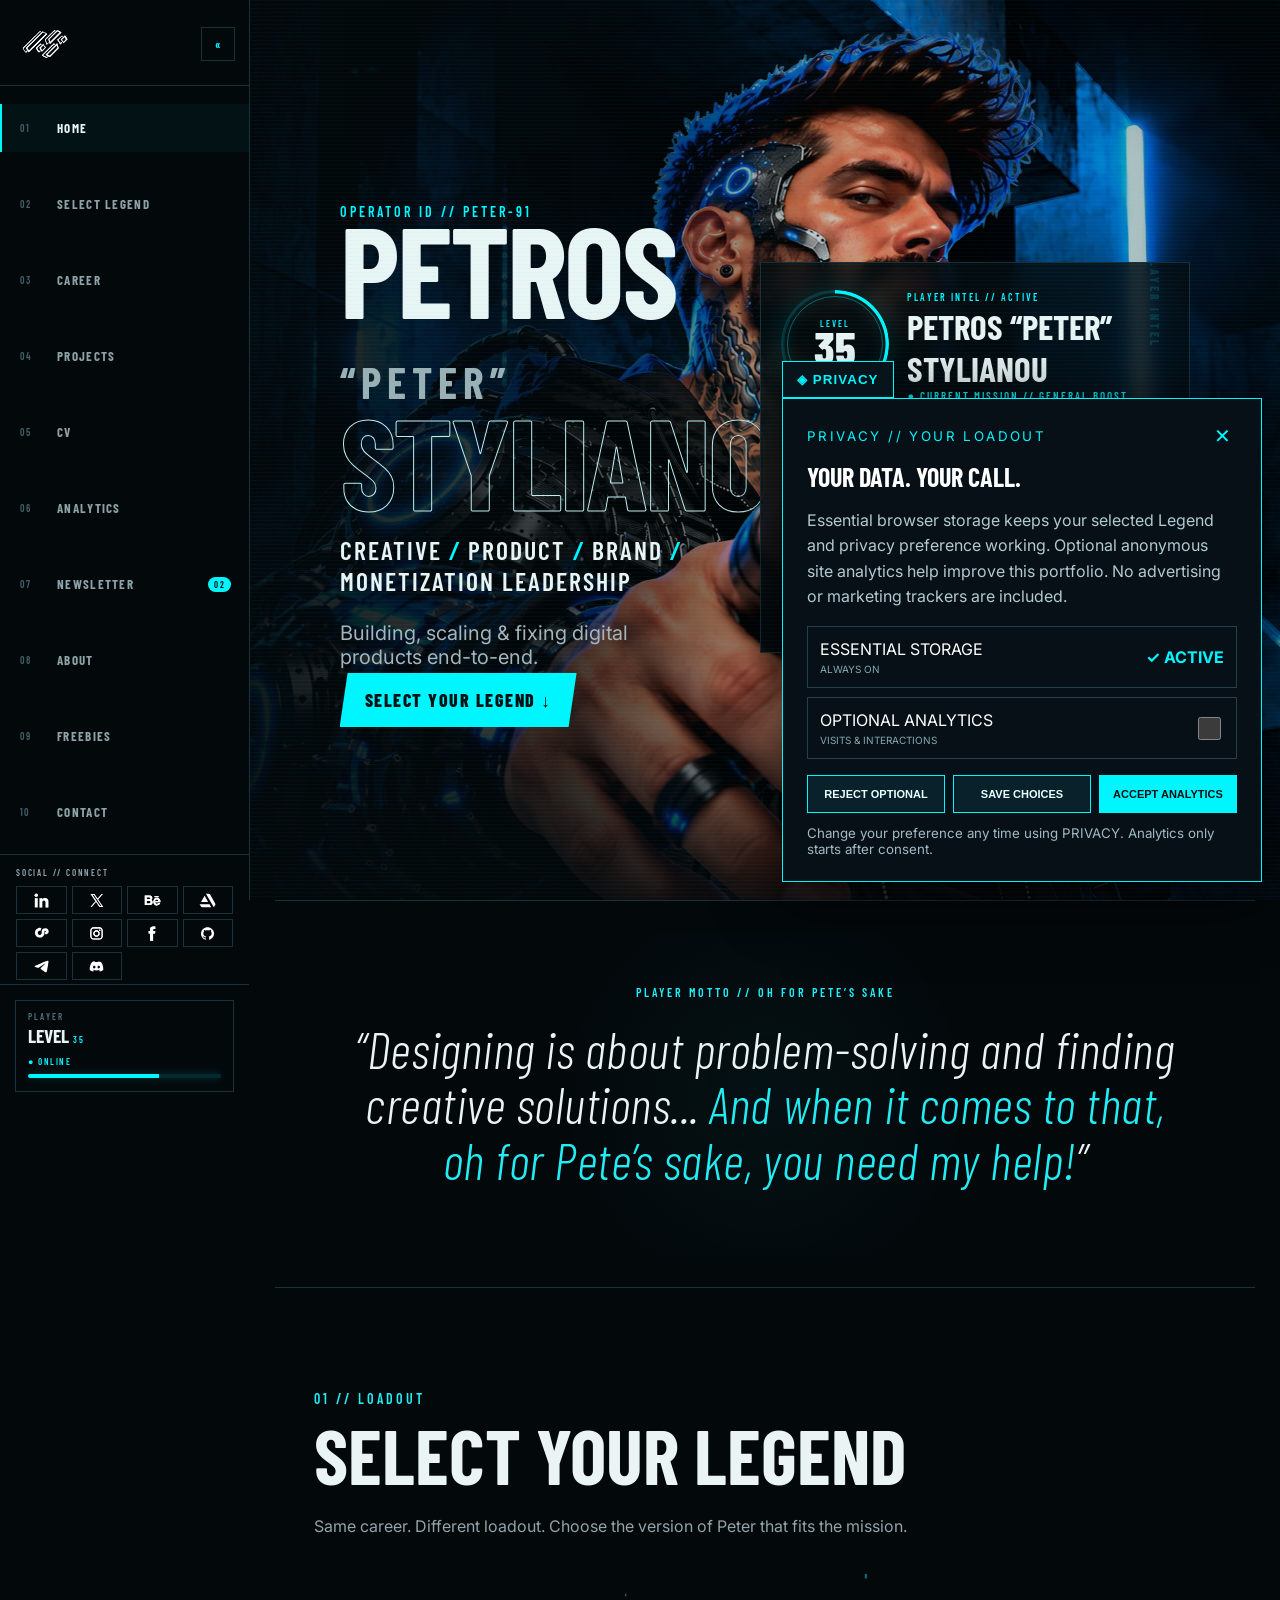
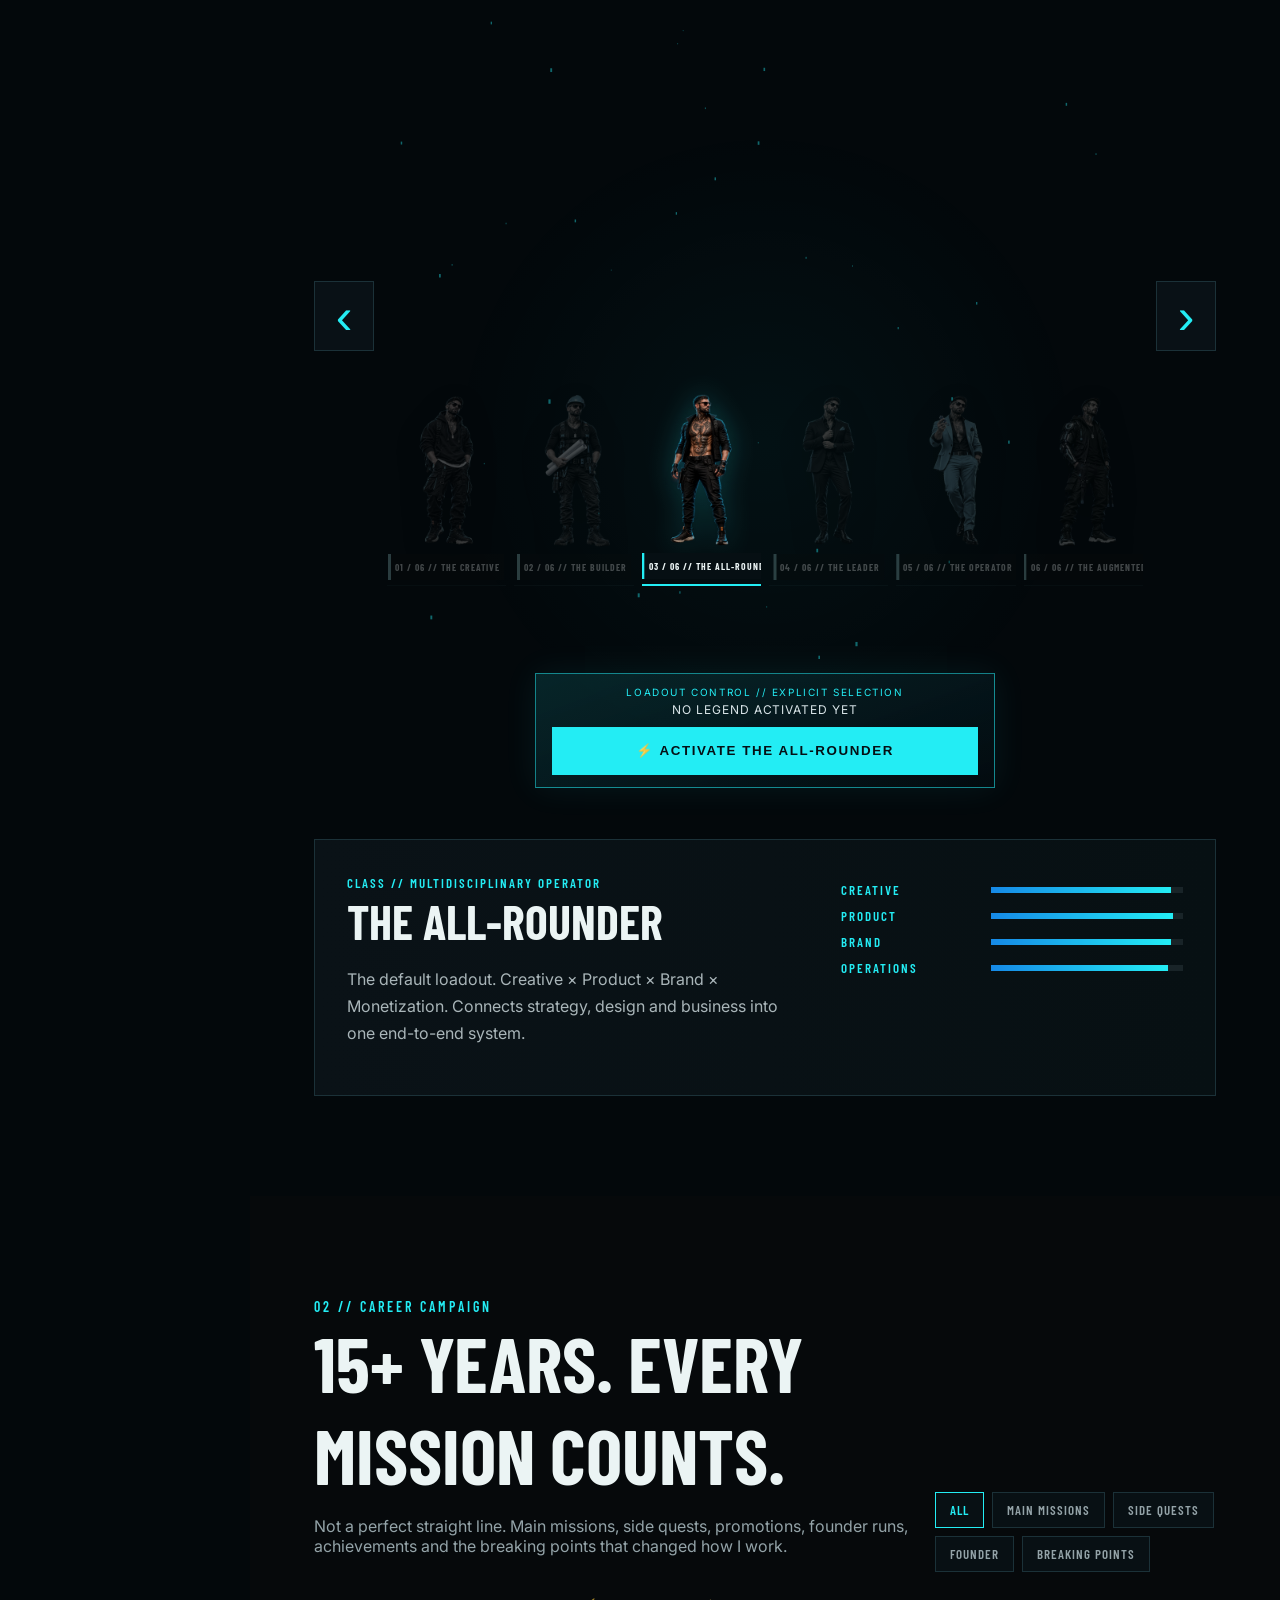
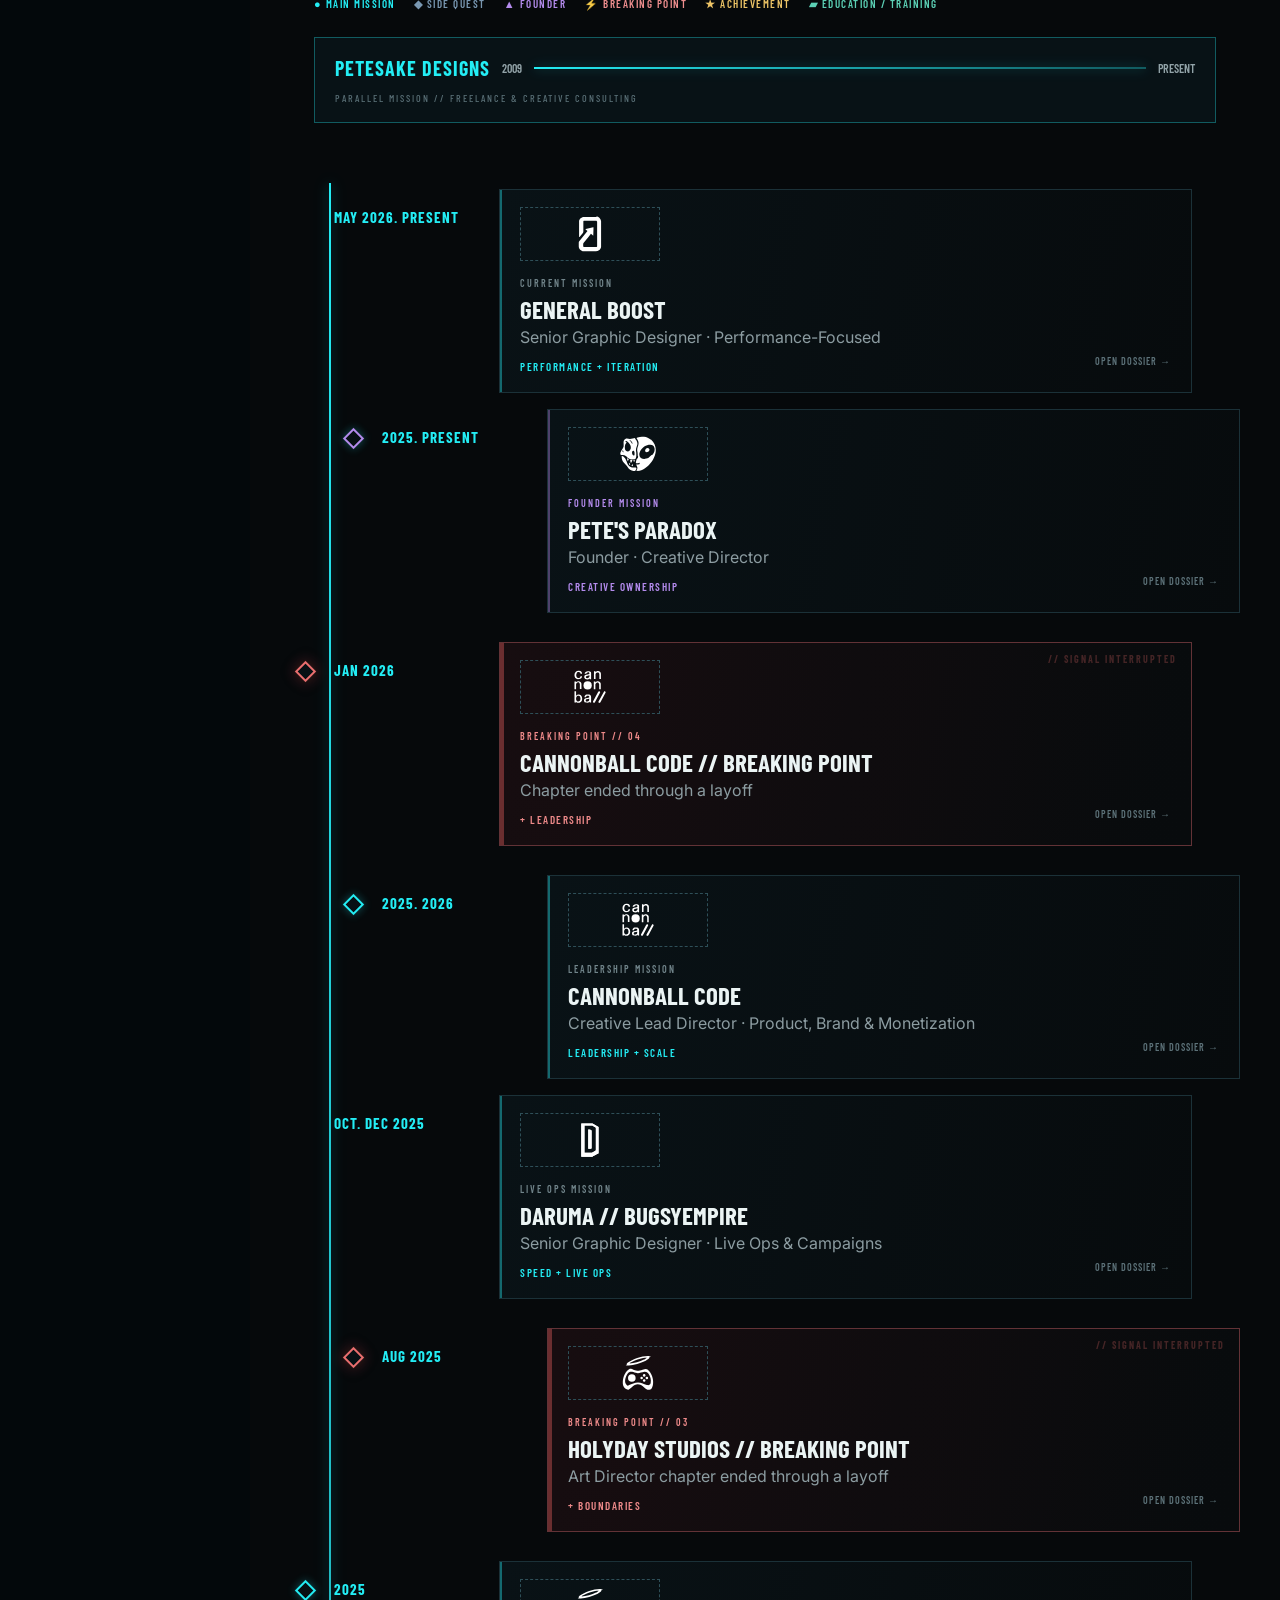
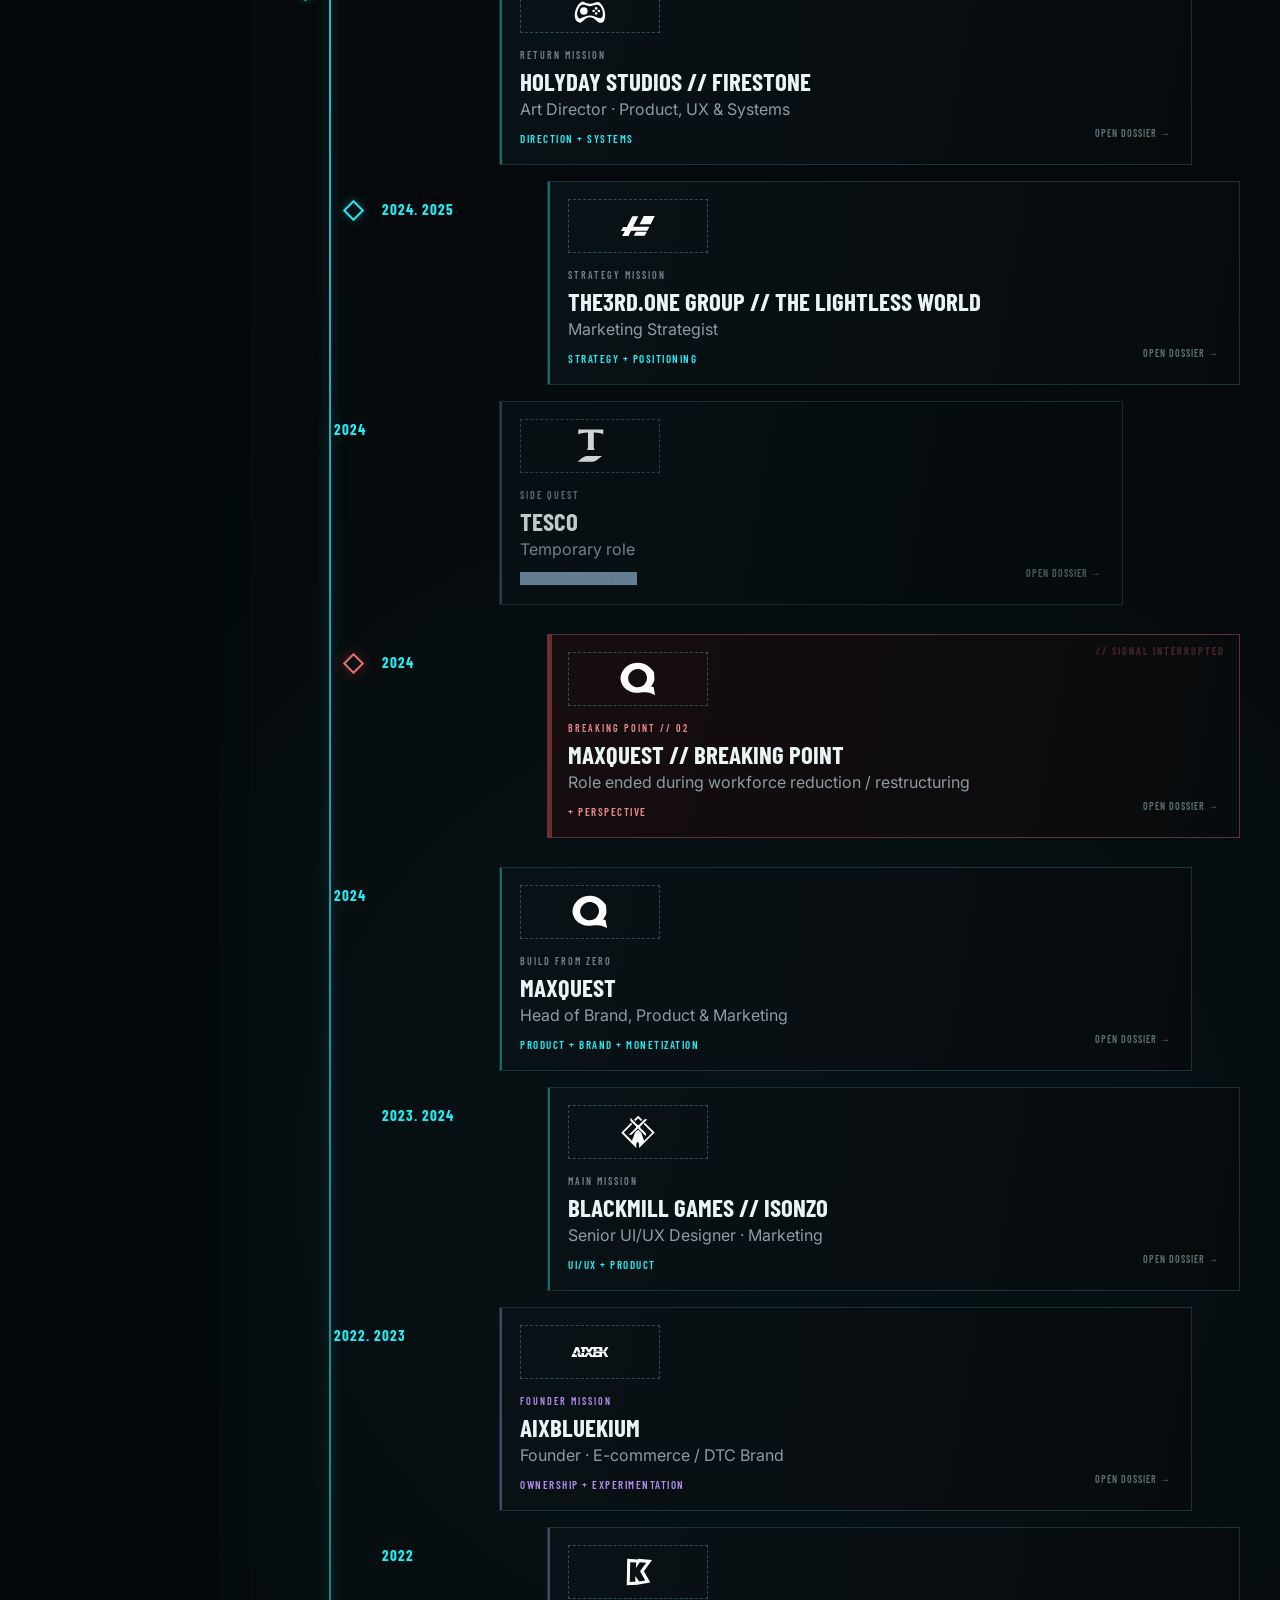
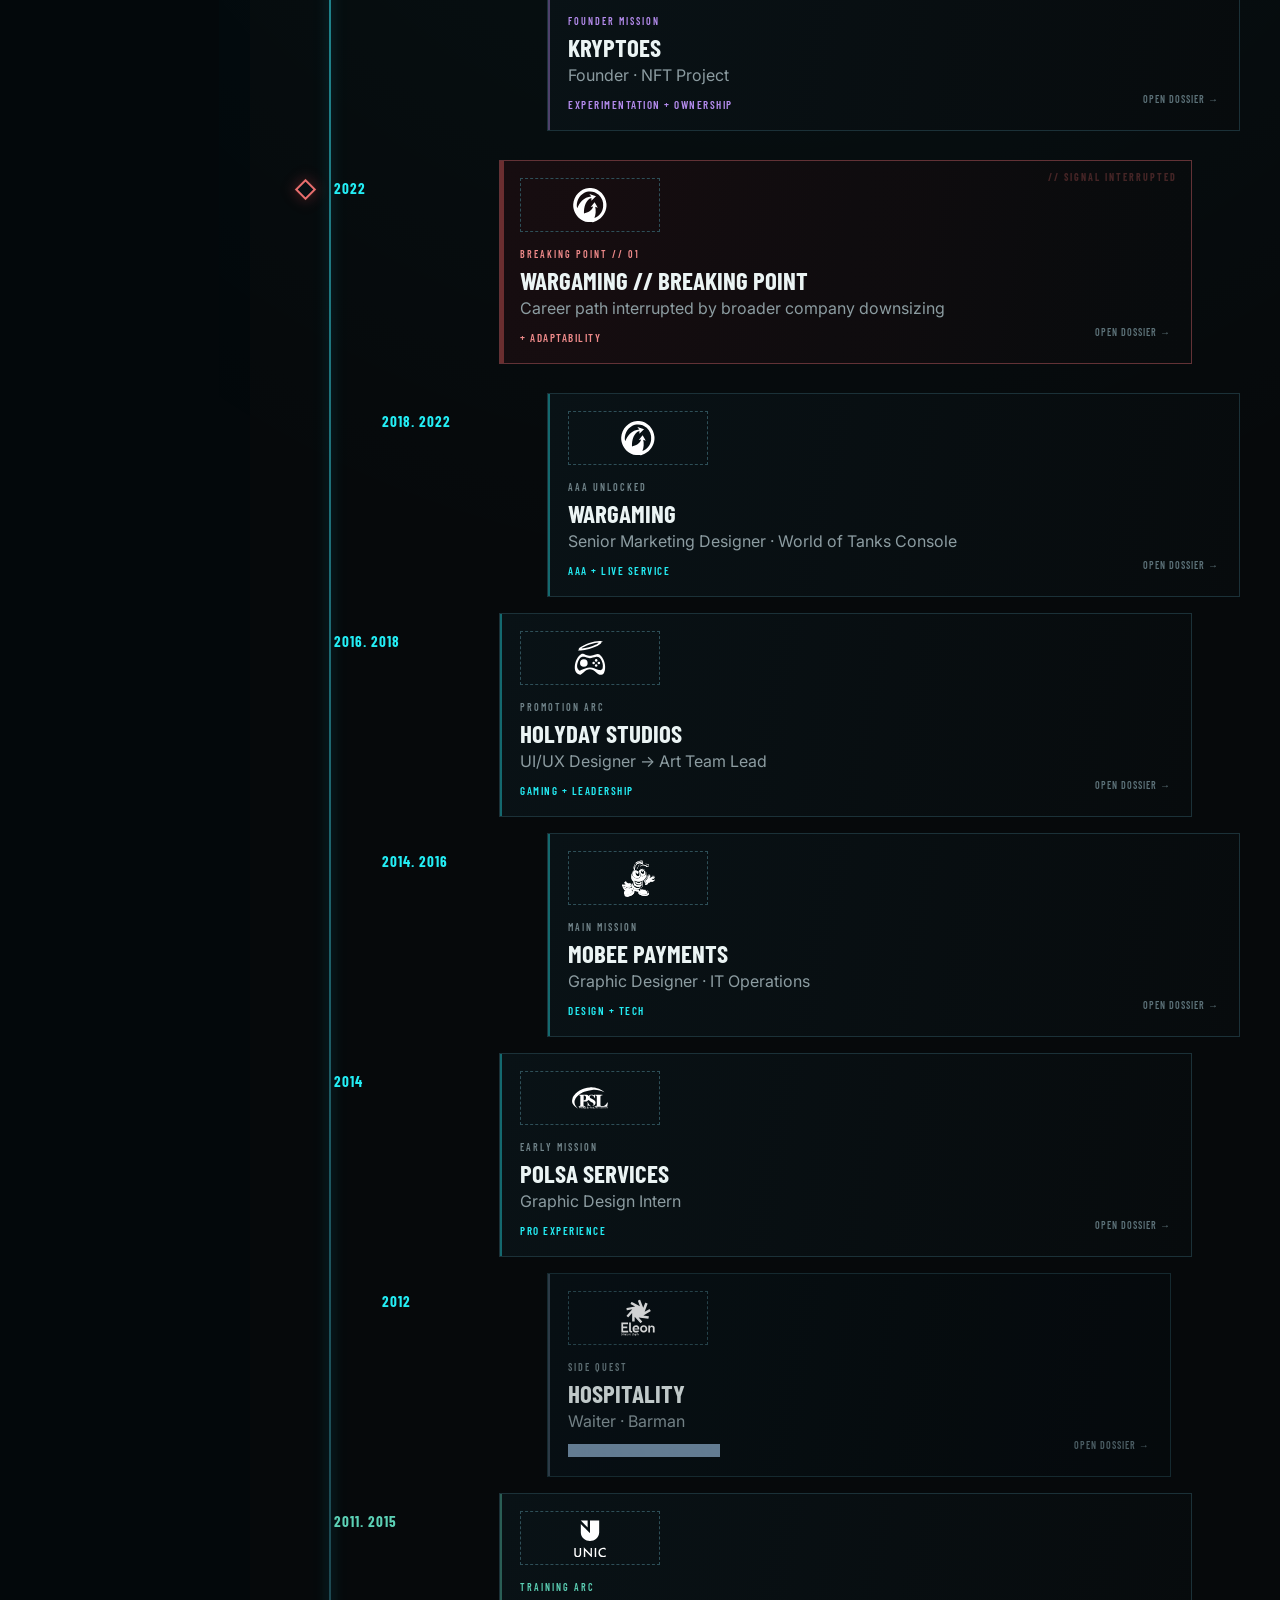
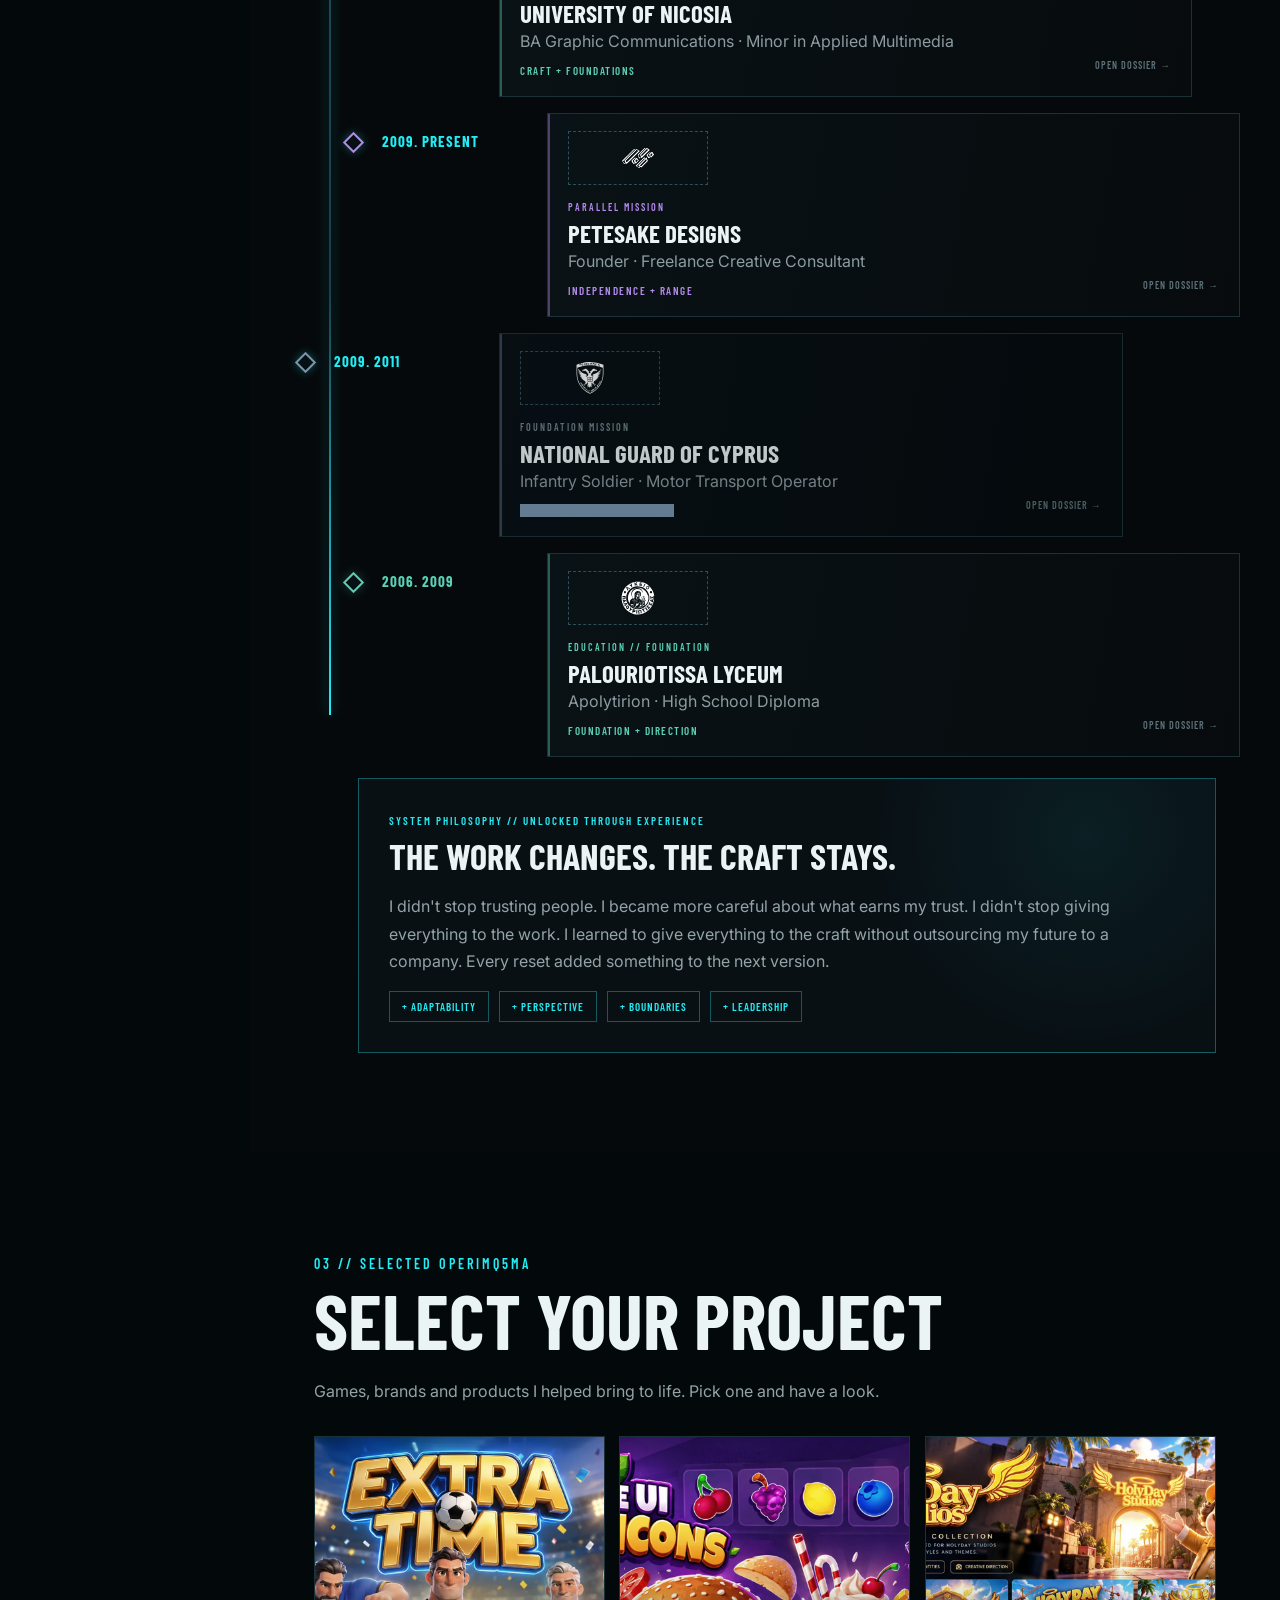
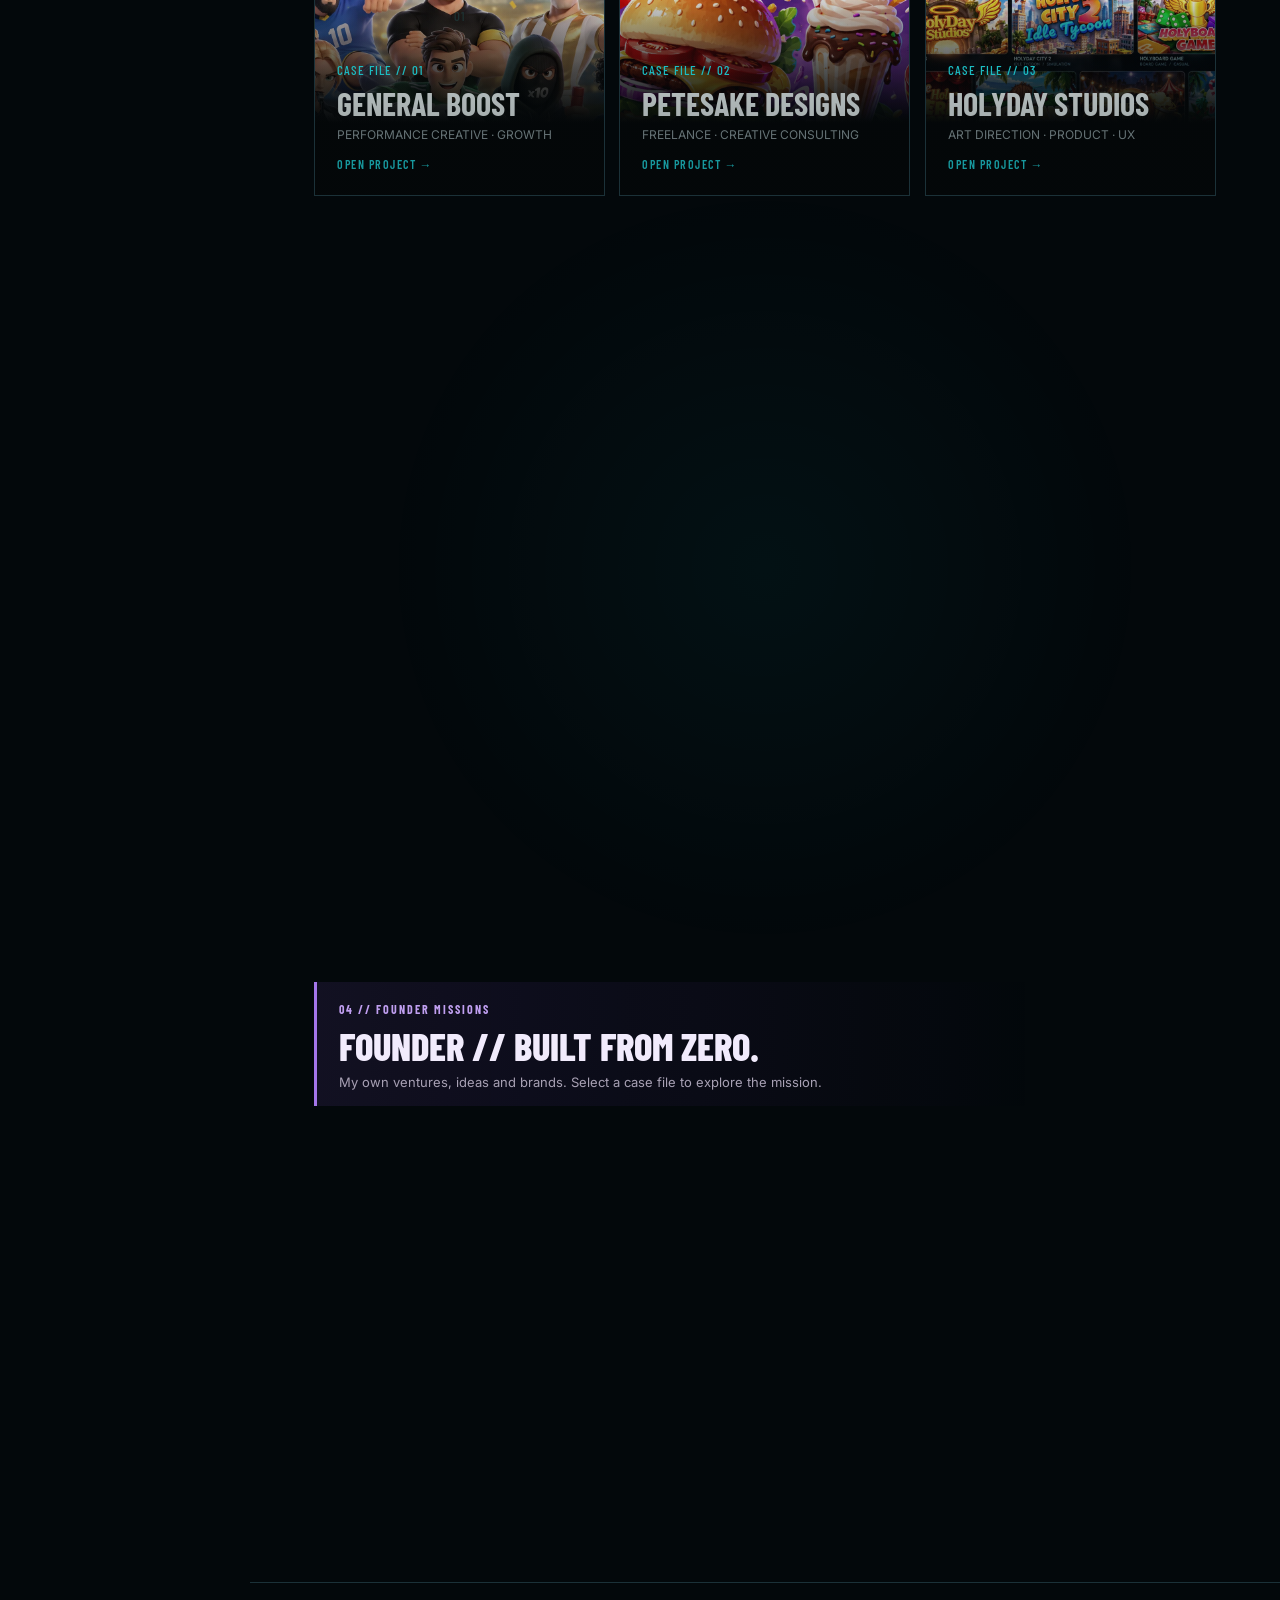
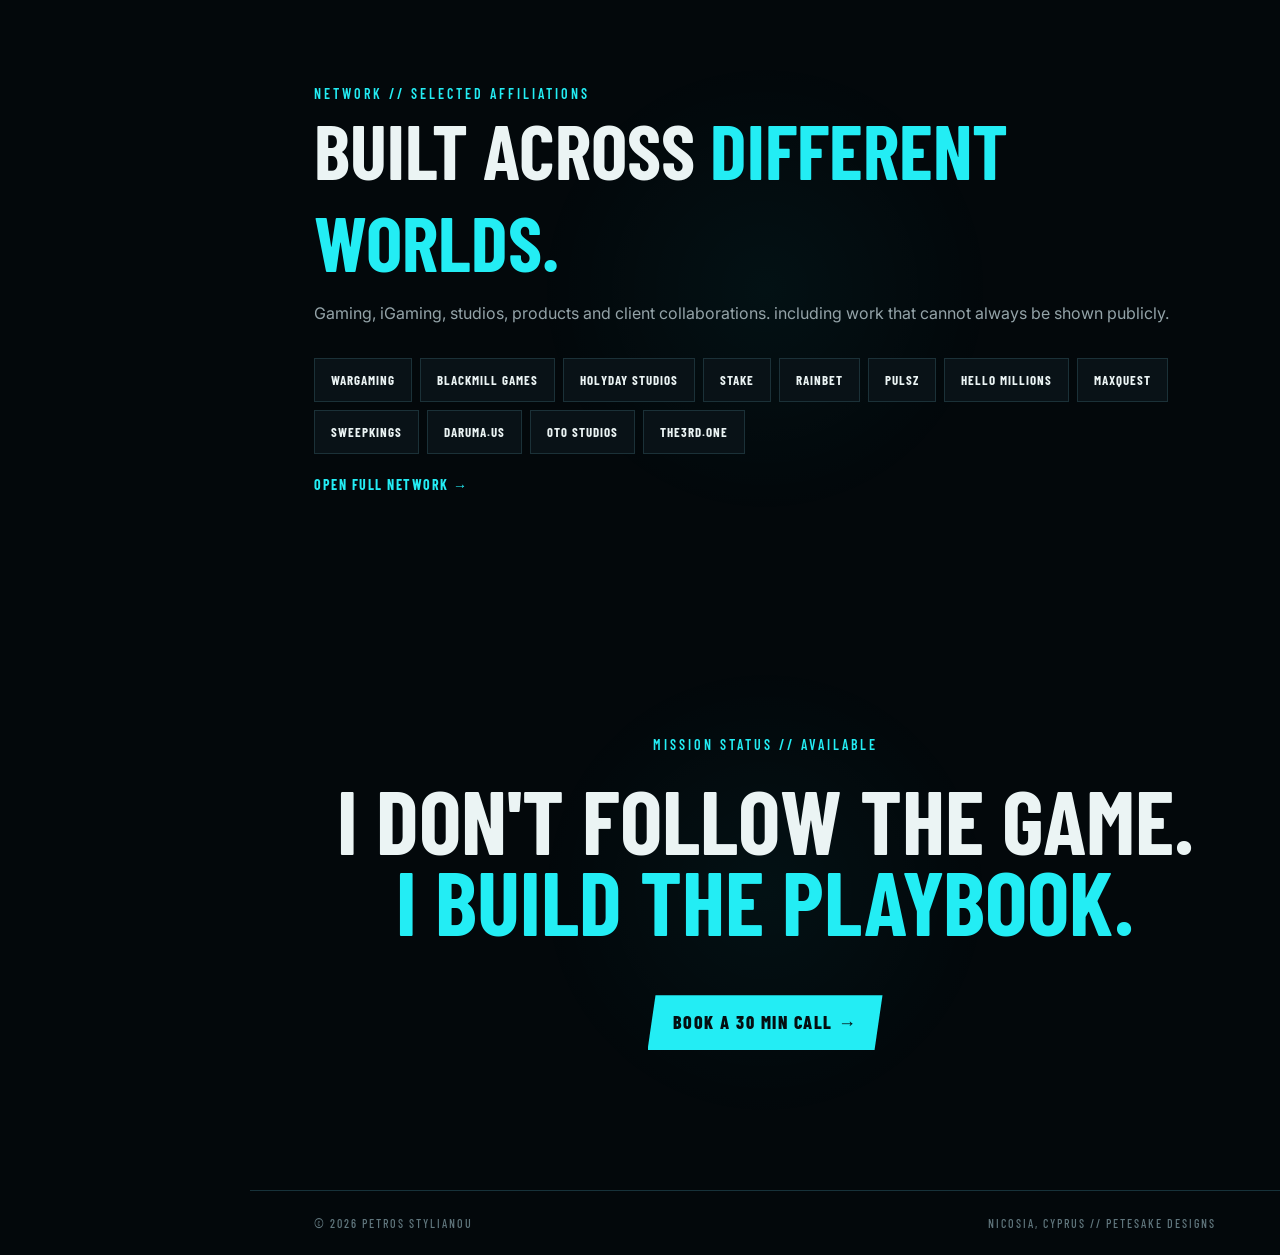
<file: index.html>
<!DOCTYPE html>

<html lang="en"><head><meta charset="utf-8"/><meta content="width=device-width,initial-scale=1" name="viewport"/><title>Petros “Peter” Stylianou | Creative, Product &amp; Brand Leader. PeteSake Designs</title><meta content="Portfolio of Petros Stylianou, a multidisciplinary creative, product and brand leader with 15+ years of experience across gaming, iGaming, UI/UX, monetization, branding and digital products." name="description"/><link href="https://petesakedesigns.com/" rel="canonical"/><meta content="website" property="og:type"/><meta content="Petros “Peter” Stylianou | Creative, Product &amp; Brand Leader. PeteSake Designs" property="og:title"/><meta content="Portfolio of Petros Stylianou, a multidisciplinary creative, product and brand leader with 15+ years of experience across gaming, iGaming, UI/UX, monetization, branding and digital products." property="og:description"/><meta content="https://petesakedesigns.com/" property="og:url"/><meta content="PeteSake Designs" property="og:site_name"/><meta content="https://petesakedesigns.com/assets/og-cover.webp" property="og:image"/><meta content="1671" property="og:image:width"/><meta content="941" property="og:image:height"/><meta content="summary_large_image" name="twitter:card"/><meta content="https://petesakedesigns.com/assets/og-cover.webp" name="twitter:image"/><meta content="Petros “Peter” Stylianou | Creative, Product &amp; Brand Leader. PeteSake Designs" name="twitter:title"/><meta content="Portfolio of Petros Stylianou, a multidisciplinary creative, product and brand leader with 15+ years of experience across gaming, iGaming, UI/UX, monetization, branding and digital products." name="twitter:description"/><meta content="#05090c" name="theme-color"/><link href="assets/favicon.svg" rel="icon" type="image/svg+xml"/><link href="style.css" rel="stylesheet"/><script type="application/ld+json">{"@context":"https://schema.org","@type":"Person","name":"Petros Stylianou","alternateName":["Peter Stylianou","Pete Stylianou","PeteSake"],"url":"https://petesakedesigns.com/","email":"PeteSakeDesigns@hotmail.com","jobTitle":"Creative, Product & Brand Leader","sameAs":["https://www.linkedin.com/in/pstylianou/","https://www.behance.net/PeteSakeDesigns","https://x.com/PeteSakeDesigns","https://www.artstation.com/petesakedesigns","https://creativepool.com/PeterStylianou","https://instagram.com/ohforpetesake91","https://www.facebook.com/peter.stylianou.5","https://github.com/OhForPeteSake","https://t.me/OhForPeteSake","https://discordapp.com/users/333248309697445889"]}</script></head><body class="ofs-v17 ofs-v18 ofs-v19 ofs-v20 ofs-v21 ofs-v22 ofs-v23 ofs-v24 ofs-v25 ofs-v26 ofs-v27 ofs-v28 ofs-v29 ofs-v30 ofs-v305-3"><div aria-hidden="true" class="site-loader" id="siteLoader"><div class="site-loader-noise"></div><div class="site-loader-core"><div class="site-loader-kicker">PETESAKE // SYSTEM BOOT <span>v30.6</span></div><img alt="" src="assets/petesake.svg"/><div class="site-loader-msg" data-loader-msg="">INITIALIZING PLAYER PROFILE...</div><div class="site-loader-track"><i class="site-loader-fill"></i></div><div class="site-loader-meta"><span>PLAYER // PETROS “PETER” STYLIANOU</span><b data-loader-pct="">0%</b></div></div></div><aside aria-label="Primary navigation" class="hud-nav" id="hudNav"><div class="hud-brand"><a aria-label="OhForPeteSake home" href="index.html"><img alt="OhForPeteSake" src="assets/petesake.svg"/></a><button aria-expanded="true" aria-label="Minimize navigation" class="hud-collapse" id="hudCollapse">«</button></div><nav class="hud-links"><a data-label="HOME" href="index.html"><span>01</span><b>HOME</b></a><a data-label="SELECT LEGEND" href="index.html#legends"><span>02</span><b>SELECT LEGEND</b></a><a data-label="CAREER CAMPAIGN" href="index.html#career"><span>03</span><b>CAREER</b></a><a data-label="PROJECTS" href="index.html#work"><span>04</span><b>PROJECTS</b></a><a data-label="CV" href="cv.html"><span>05</span><b>CV</b></a><a data-label="ANALYTICS" href="analytics.html"><span>06</span><b>ANALYTICS</b></a><a data-label="NEWSLETTER" href="newsletter.html"><span>07</span><b>NEWSLETTER</b><i>02</i></a><a data-label="ABOUT" href="about.html"><span>08</span><b>ABOUT</b></a><a data-label="FREEBIES" href="freebies.html"><span>09</span><b>FREEBIES</b></a><a data-label="CONTACT" href="contact.html"><span>10</span><b>CONTACT</b></a></nav><div aria-label="Social and portfolio links" class="hud-social"><small>SOCIAL // CONNECT</small><div class="hud-social-links"><a aria-label="LinkedIn" href="https://www.linkedin.com/in/pstylianou/" rel="noopener noreferrer" target="_blank"><img alt="" src="assets/social/linkedin.svg"/></a><a aria-label="X" href="https://x.com/PeteSakeDesigns" rel="noopener noreferrer" target="_blank"><img alt="" src="assets/social/x.svg"/></a><a aria-label="Behance" href="https://www.behance.net/PeteSakeDesigns" rel="noopener noreferrer" target="_blank"><img alt="" src="assets/social/behance.svg"/></a><a aria-label="ArtStation" href="https://www.artstation.com/petesakedesigns" rel="noopener noreferrer" target="_blank"><img alt="" src="assets/social/artstation.svg"/></a><a aria-label="Creativepool" href="https://creativepool.com/PeterStylianou" rel="noopener noreferrer" target="_blank"><img alt="" src="assets/social/creativepool.svg"/></a><a aria-label="Instagram" href="https://instagram.com/ohforpetesake91" rel="noopener noreferrer" target="_blank"><img alt="" src="assets/social/instagram.svg"/></a><a aria-label="Facebook" href="https://www.facebook.com/peter.stylianou.5" rel="noopener noreferrer" target="_blank"><img alt="" src="assets/social/facebook.svg"/></a><a aria-label="GitHub" href="https://github.com/OhForPeteSake" rel="noopener noreferrer" target="_blank"><img alt="" src="assets/social/github.svg"/></a><a aria-label="Telegram" href="https://t.me/OhForPeteSake" rel="noopener noreferrer" target="_blank"><img alt="" src="assets/social/telegram.svg"/></a><a aria-label="Discord" href="https://discordapp.com/users/333248309697445889" rel="noopener noreferrer" target="_blank"><img alt="" src="assets/social/discord.svg"/></a></div></div><div class="hud-bottom"><div class="mini-intel"><small>PLAYER</small><b>LEVEL <span data-player-level="">35</span></b><span>● ONLINE</span></div></div></aside><header class="mobile-bar"><a class="mobile-logo" href="index.html"><img alt="OhForPeteSake" src="assets/petesake.svg"/></a><button aria-controls="hudNav" aria-expanded="false" class="menu-toggle" id="menuToggle">MENU ☰</button></header><div class="nav-scrim" id="navScrim"></div><div class="scan"></div><div class="site-shell"><main><section class="hero hero-vfx" id="homeHero"><div aria-hidden="true" class="hero-depth-scene">
<img alt="" class="hero-layer hero-layer-bg" src="assets/hero-bg.webp"/>
<div class="hero-burst"></div>
<canvas aria-hidden="true" class="hero-vfx-canvas" id="heroVfx"></canvas>
<img alt="" class="hero-layer hero-layer-peter" src="assets/hero-peter.webp"/>
<img alt="" class="hero-layer hero-layer-hand" src="assets/hero-hand.webp"/>
</div><div class="hero-split"><div class="hero-copy"><div class="eyebrow">OPERATOR ID // PETER-91</div><h1>PETROS <em>“PETER”</em><br/><span>STYLIANOU</span></h1><p class="role">CREATIVE <i>/</i> PRODUCT <i>/</i> BRAND <i>/</i> MONETIZATION LEADERSHIP</p><p class="lead">Building, scaling &amp; fixing digital products end-to-end.</p><a class="cta" href="#legends" id="selectLegendCta">SELECT YOUR LEGEND ↓</a></div><aside class="intel-panel"><div class="intel-top"><div class="level-ring"><div><small>LEVEL</small><b data-player-level="">35</b></div></div><div class="intel-name"><small>PLAYER INTEL // ACTIVE</small><h3>PETROS “PETER” STYLIANOU</h3><div class="site-status">● CURRENT MISSION // GENERAL BOOST</div></div></div><div class="intel-grid"><div class="intel-row"><span>CLASS</span><b>ALL-ROUNDER</b></div><div class="intel-row"><span>BASE</span><b>NICOSIA // CY</b></div><div class="intel-row"><span>NATIONALITY</span><b>BRITISH · CYPRIOT</b></div><div class="intel-row"><span>XP</span><b>15+ YEARS</b></div><div class="intel-row"><span>SPECIALITY</span><b>BUILD · FIX · SCALE</b></div><div class="intel-row intel-superpower"><span>SUPERPOWER</span><b>ADAPT · BUILD · LEAD</b></div></div></aside></div></section>
<section class="motto"><small>PLAYER MOTTO // OH FOR PETE’S SAKE</small><blockquote>“Designing is about problem-solving and finding creative solutions... <span>And when it comes to that, oh for Pete’s sake, you need my help!</span>”</blockquote></section><section class="legends" id="legends"><div class="section-title"><small>01 // LOADOUT</small><h2>SELECT YOUR LEGEND</h2><p>Same career. Different loadout. Choose the version of Peter that fits the mission.</p></div>
<div class="selector"><button aria-label="Previous Legend" class="arrow" id="prev">‹</button><div class="stage"><canvas aria-hidden="true" class="legend-vfx-canvas" id="legendVfx"></canvas><div aria-live="polite" class="legend-system-msg" id="legendSystemMsg"></div><div class="cards" id="cards"></div></div><div class="legend-activation-panel"><div class="legend-activation-copy"><small>LOADOUT CONTROL // EXPLICIT SELECTION</small><span aria-live="polite" id="legendActivationStatus" role="status">NO LEGEND ACTIVATED YET</span></div><button aria-pressed="false" class="legend-activate-button" id="activateLegendButton" type="button">⚡ ACTIVATE THE ALL-ROUNDER</button></div><button aria-label="Next Legend" class="arrow" id="next">›</button></div><div aria-label="Choose a legend" class="legend-mobile-loadouts" id="legendMobileLoadouts"></div>
<div class="profile"><div><span id="classLabel">CLASS // MULTIDISCIPLINARY OPERATOR</span><h3 id="legendName">THE ALL-ROUNDER</h3><p id="legendDesc"></p></div><div class="stats" id="stats"></div></div>
</section>
<section class="career" id="career"><div class="timeline-head"><div class="section-title"><small>02 // CAREER CAMPAIGN</small><h2>15+ YEARS. EVERY MISSION COUNTS.</h2><p>Not a perfect straight line. Main missions, side quests, promotions, founder runs, achievements and the breaking points that changed how I work.</p></div><div class="filters" id="careerFilters"><button class="filter active" data-filter="all">ALL</button><button class="filter" data-filter="main">MAIN MISSIONS</button><button class="filter" data-filter="side">SIDE QUESTS</button><button class="filter" data-filter="founder">FOUNDER</button><button class="filter" data-filter="break">BREAKING POINTS</button></div></div><div class="career-collapsible is-open" id="careerTimelinePanel"><div class="campaign-key"><span class="key-main">● MAIN MISSION</span><span class="key-side">◆ SIDE QUEST</span><span class="key-founder">▲ FOUNDER</span><span class="key-break">⚡ BREAKING POINT</span><span class="key-achievement">★ ACHIEVEMENT</span><span class="key-education">▰ EDUCATION / TRAINING</span></div><div class="petesake-track"><b>PETESAKE DESIGNS</b><span>2009</span><i></i><span>PRESENT</span><em>PARALLEL MISSION // FREELANCE &amp; CREATIVE CONSULTING</em></div><div class="campaign-line" id="timeline"></div><div class="system-update"><small>SYSTEM PHILOSOPHY // UNLOCKED THROUGH EXPERIENCE</small><h3>THE WORK CHANGES. THE CRAFT STAYS.</h3><p>I didn't stop trusting people. I became more careful about what earns my trust. I didn't stop giving everything to the work. I learned to give everything to the craft without outsourcing my future to a company. Every reset added something to the next version.</p><div class="unlock-stats"><span>+ ADAPTABILITY</span><span>+ PERSPECTIVE</span><span>+ BOUNDARIES</span><span>+ LEADERSHIP</span></div></div></div></section>
<section class="work" id="work"><div class="section-title"><small>03 // SELECTED OPERATIONS</small><h2>SELECT YOUR PROJECT</h2><p>Games, brands and products I helped bring to life. Pick one and have a look.</p></div><div class="project-grid" id="projectGrid"></div></section>
<section class="home-network"><div class="section-title"><small>NETWORK // SELECTED AFFILIATIONS</small><h2>BUILT ACROSS <span>DIFFERENT WORLDS.</span></h2><p>Gaming, iGaming, studios, products and client collaborations. including work that cannot always be shown publicly.</p></div><div class="affiliation-marquee"><span>WARGAMING</span><span>BLACKMILL GAMES</span><span>HOLYDAY STUDIOS</span><span>STAKE</span><span>RAINBET</span><span>PULSZ</span><span>HELLO MILLIONS</span><span>MAXQUEST</span><span>SWEEPKINGS</span><span>DARUMA.US</span><span>0T0 STUDIOS</span><span>THE3RD.ONE</span></div><a class="text-link" href="about.html#network">OPEN FULL NETWORK →</a></section><section class="final"><small>MISSION STATUS // AVAILABLE</small><h2>I DON'T FOLLOW THE GAME.<br/><span>I BUILD THE PLAYBOOK.</span></h2><a class="cta" href="https://calendly.com/petesakedesigns/30min" rel="noopener" target="_blank">BOOK A 30 MIN CALL →</a></section></main>
<div class="modal" id="careerModal"><div class="modal-box career-dossier"><button class="modal-close" id="careerClose">×</button><span id="careerType"></span><div class="career-logo-slot" id="careerLogo"><span>COMPANY SVG</span></div><h3 id="careerTitle"></h3><div class="dossier-meta" id="careerMeta"></div><p id="careerDesc"></p><div class="lesson" id="careerLesson"></div><div class="skin-slot"><div class="career-skin-art" id="careerSkinArt"><span>CAREER SCENE // LOADING</span></div></div></div></div><div class="modal" id="projectModal"><div class="modal-box"><button class="modal-close" id="modalClose">×</button><small class="eyebrow" id="modalType"></small><h3 id="modalTitle"></h3><p id="modalDesc"></p><div class="project-gallery" id="modalGallery"></div></div></div><div aria-hidden="true" aria-label="Expanded portfolio artwork" aria-modal="true" class="artwork-lightbox" id="artworkLightbox" role="dialog"><div class="artwork-lightbox-panel"><div class="artwork-lightbox-top"><span>VISUAL EVIDENCE // FULL VIEW</span><span id="artworkCount"></span><button aria-label="Close expanded artwork" id="artworkClose" type="button">✕ CLOSE</button></div><div class="artwork-lightbox-image"><button aria-label="Previous artwork" class="artwork-arrow" id="artworkPrev" type="button">‹</button><img alt="" id="artworkFullImage"/><button aria-label="Next artwork" class="artwork-arrow" id="artworkNext" type="button">›</button></div><p id="artworkCaption"></p></div></div><footer>© 2026 PETROS STYLIANOU <span>NICOSIA, CYPRUS // PETESAKE DESIGNS</span></footer></div><script src="telemetry-config.js"></script><script src="script.js"></script><script defer="" src="cookie-consent.js"></script></body></html>
</file>
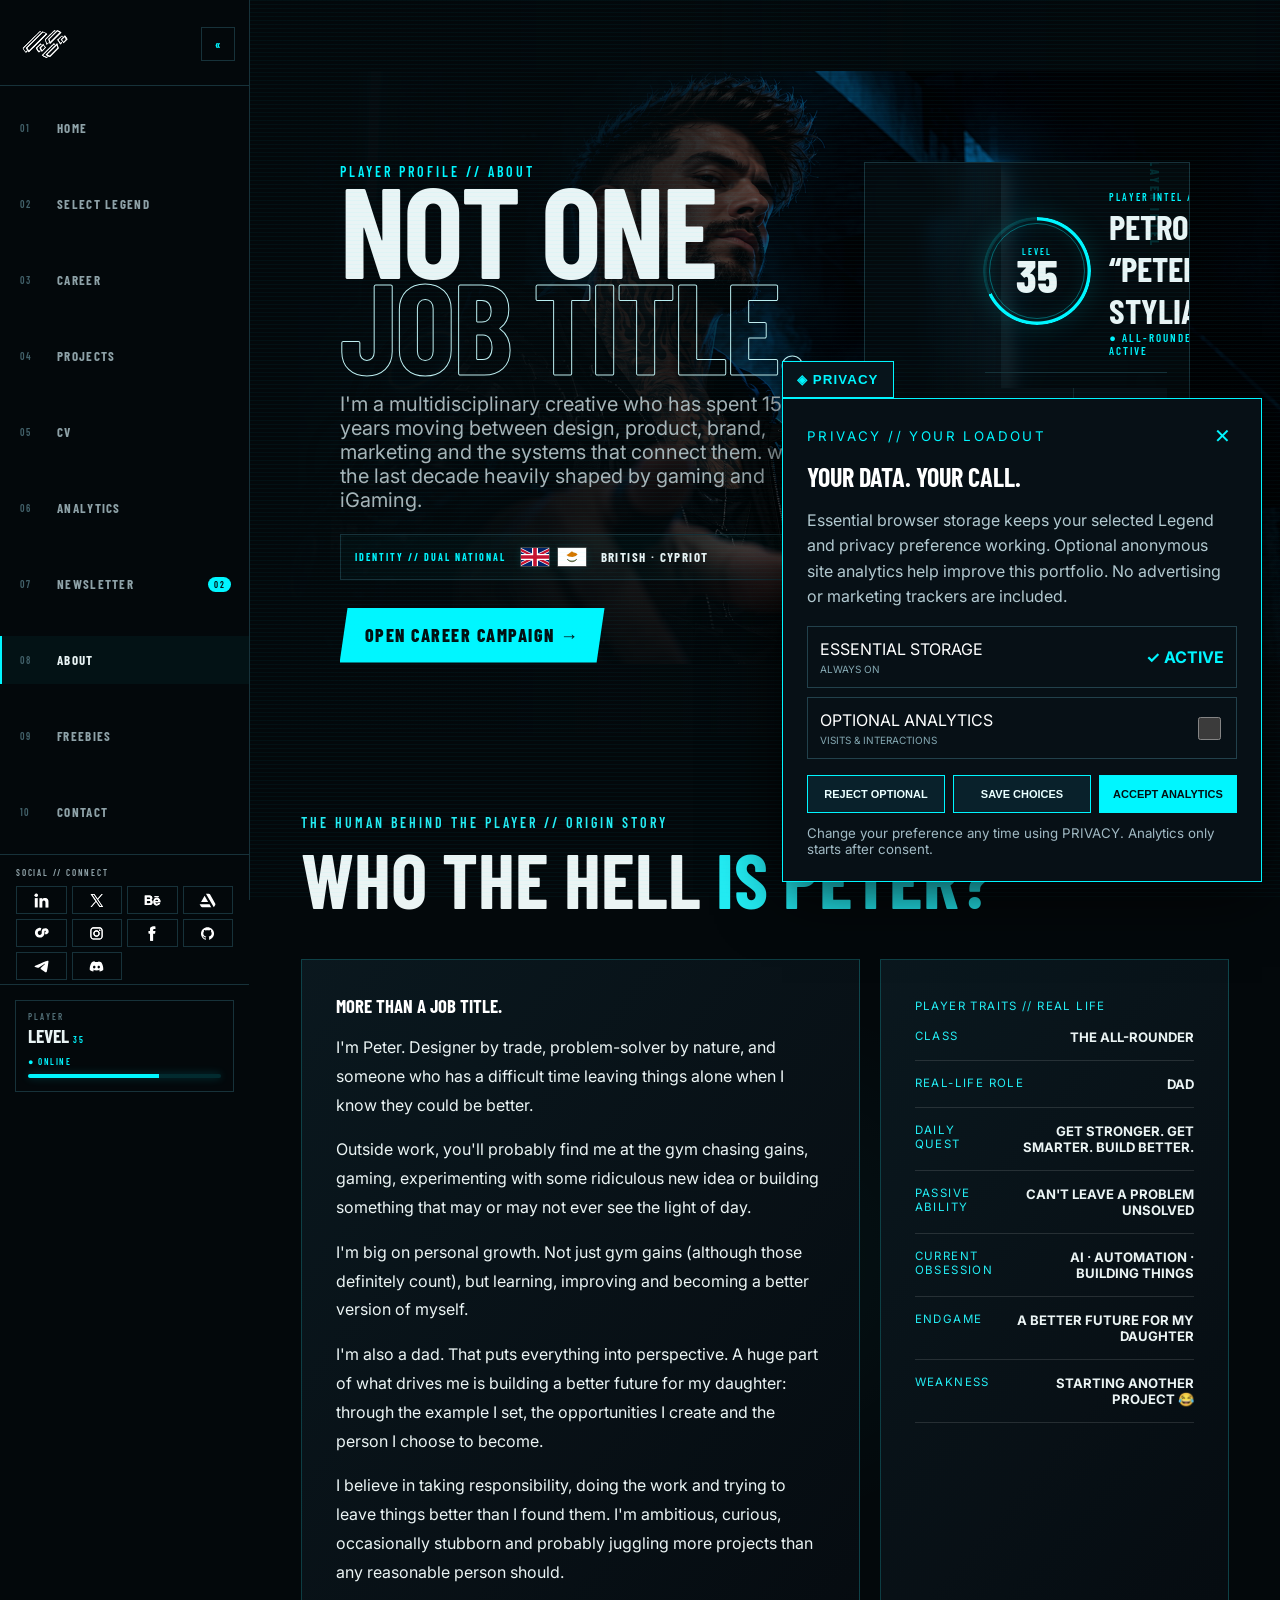
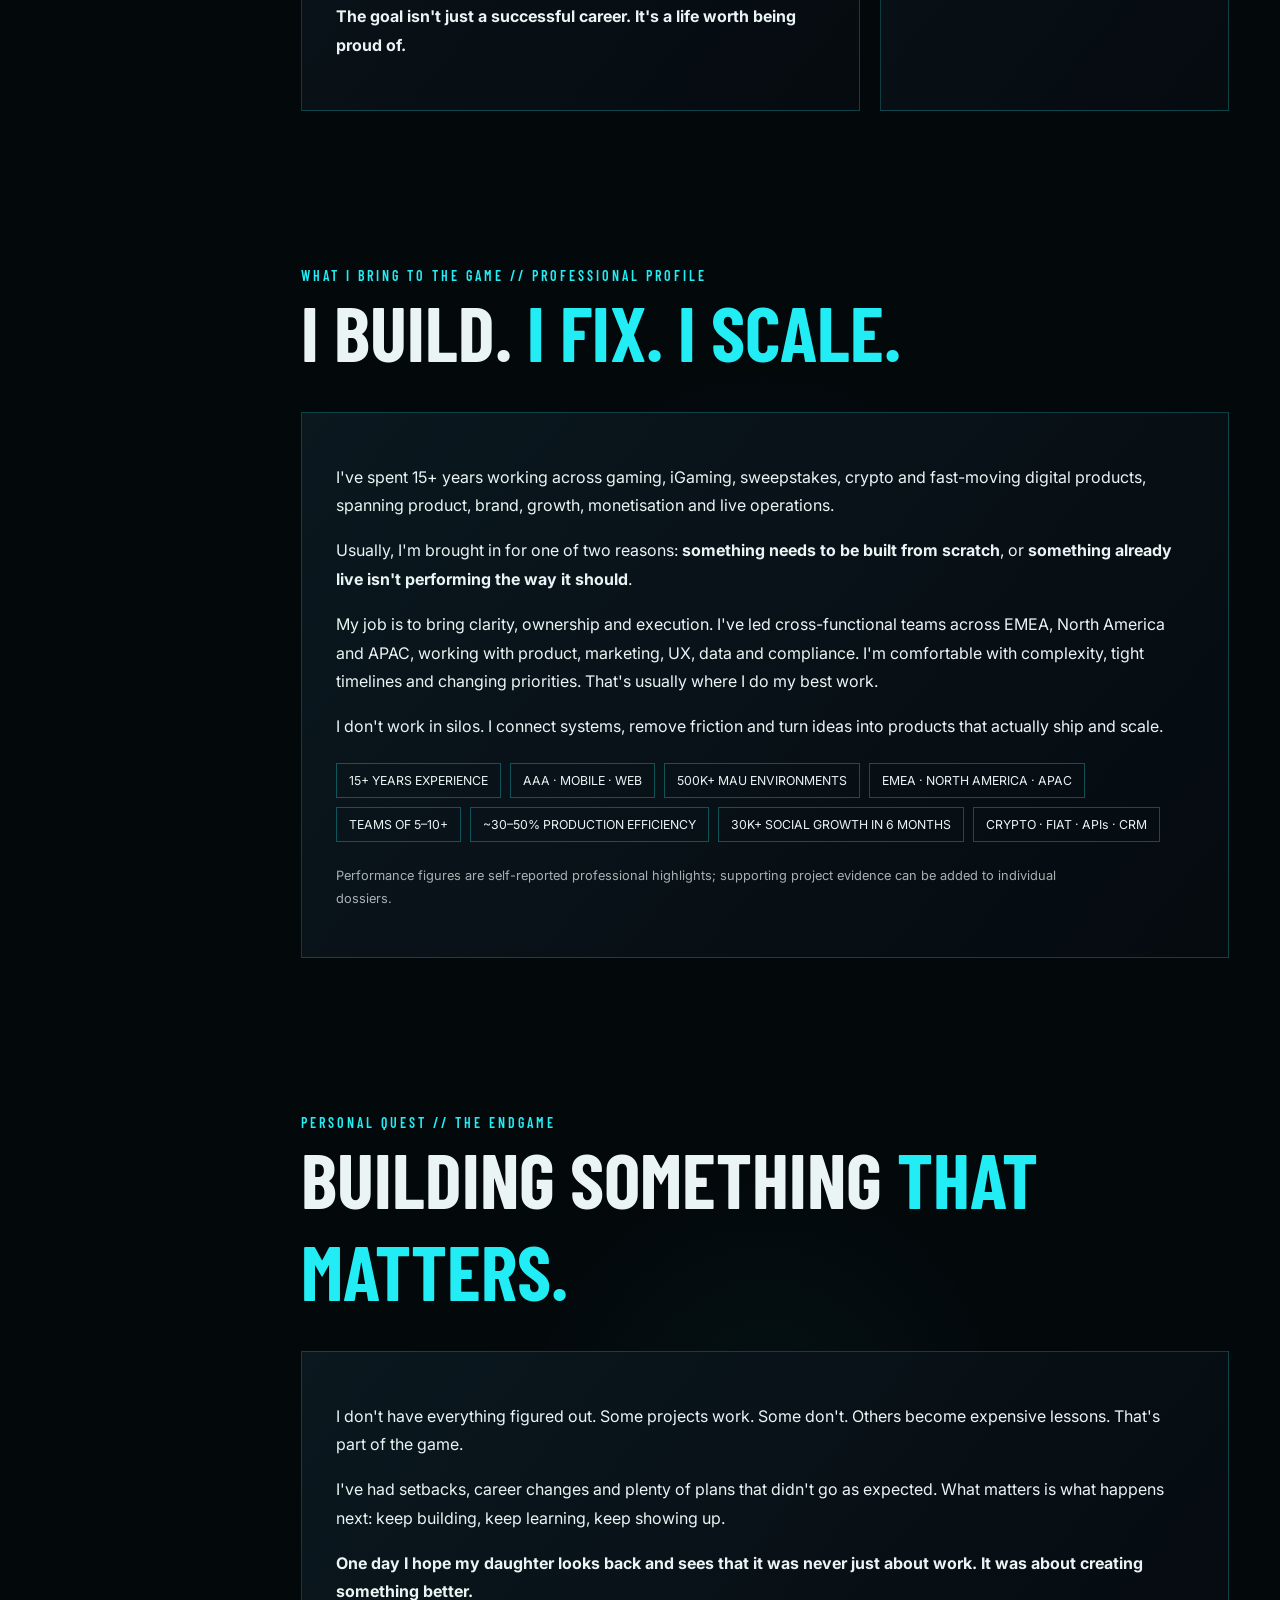
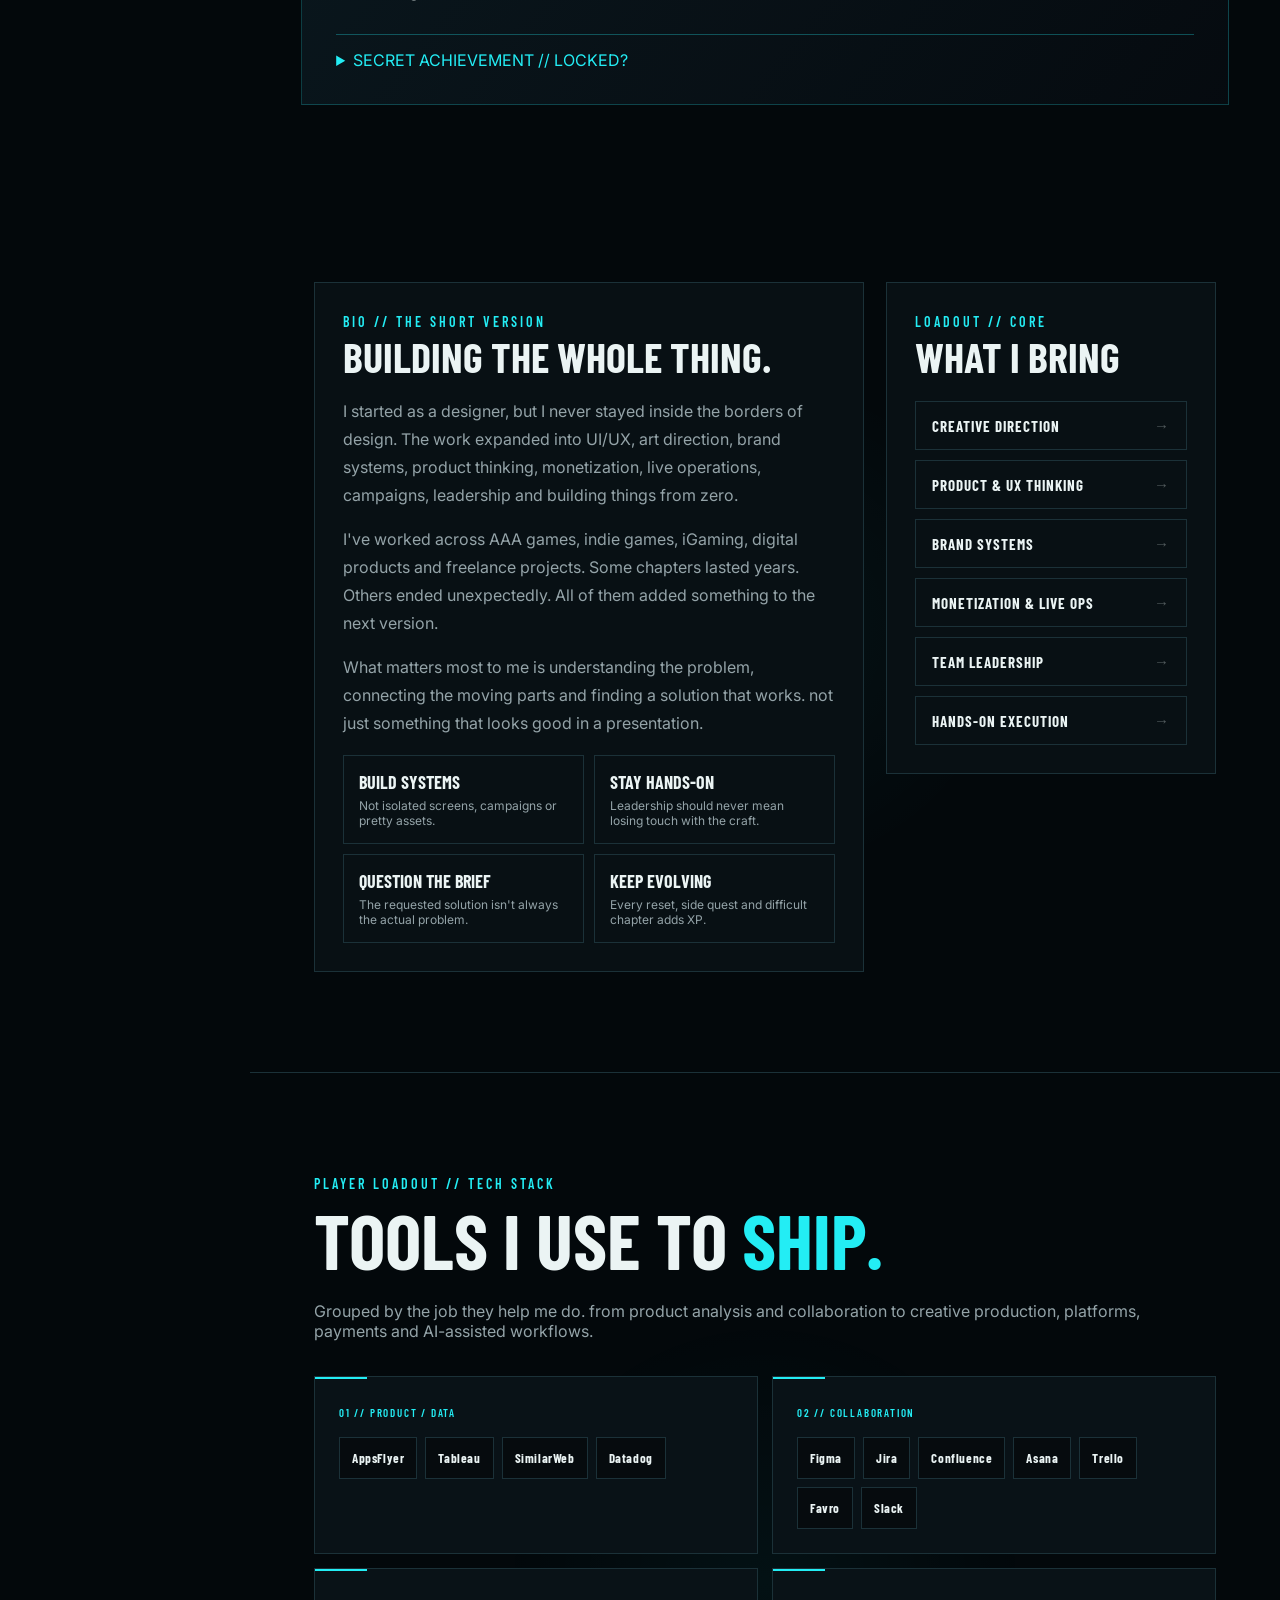
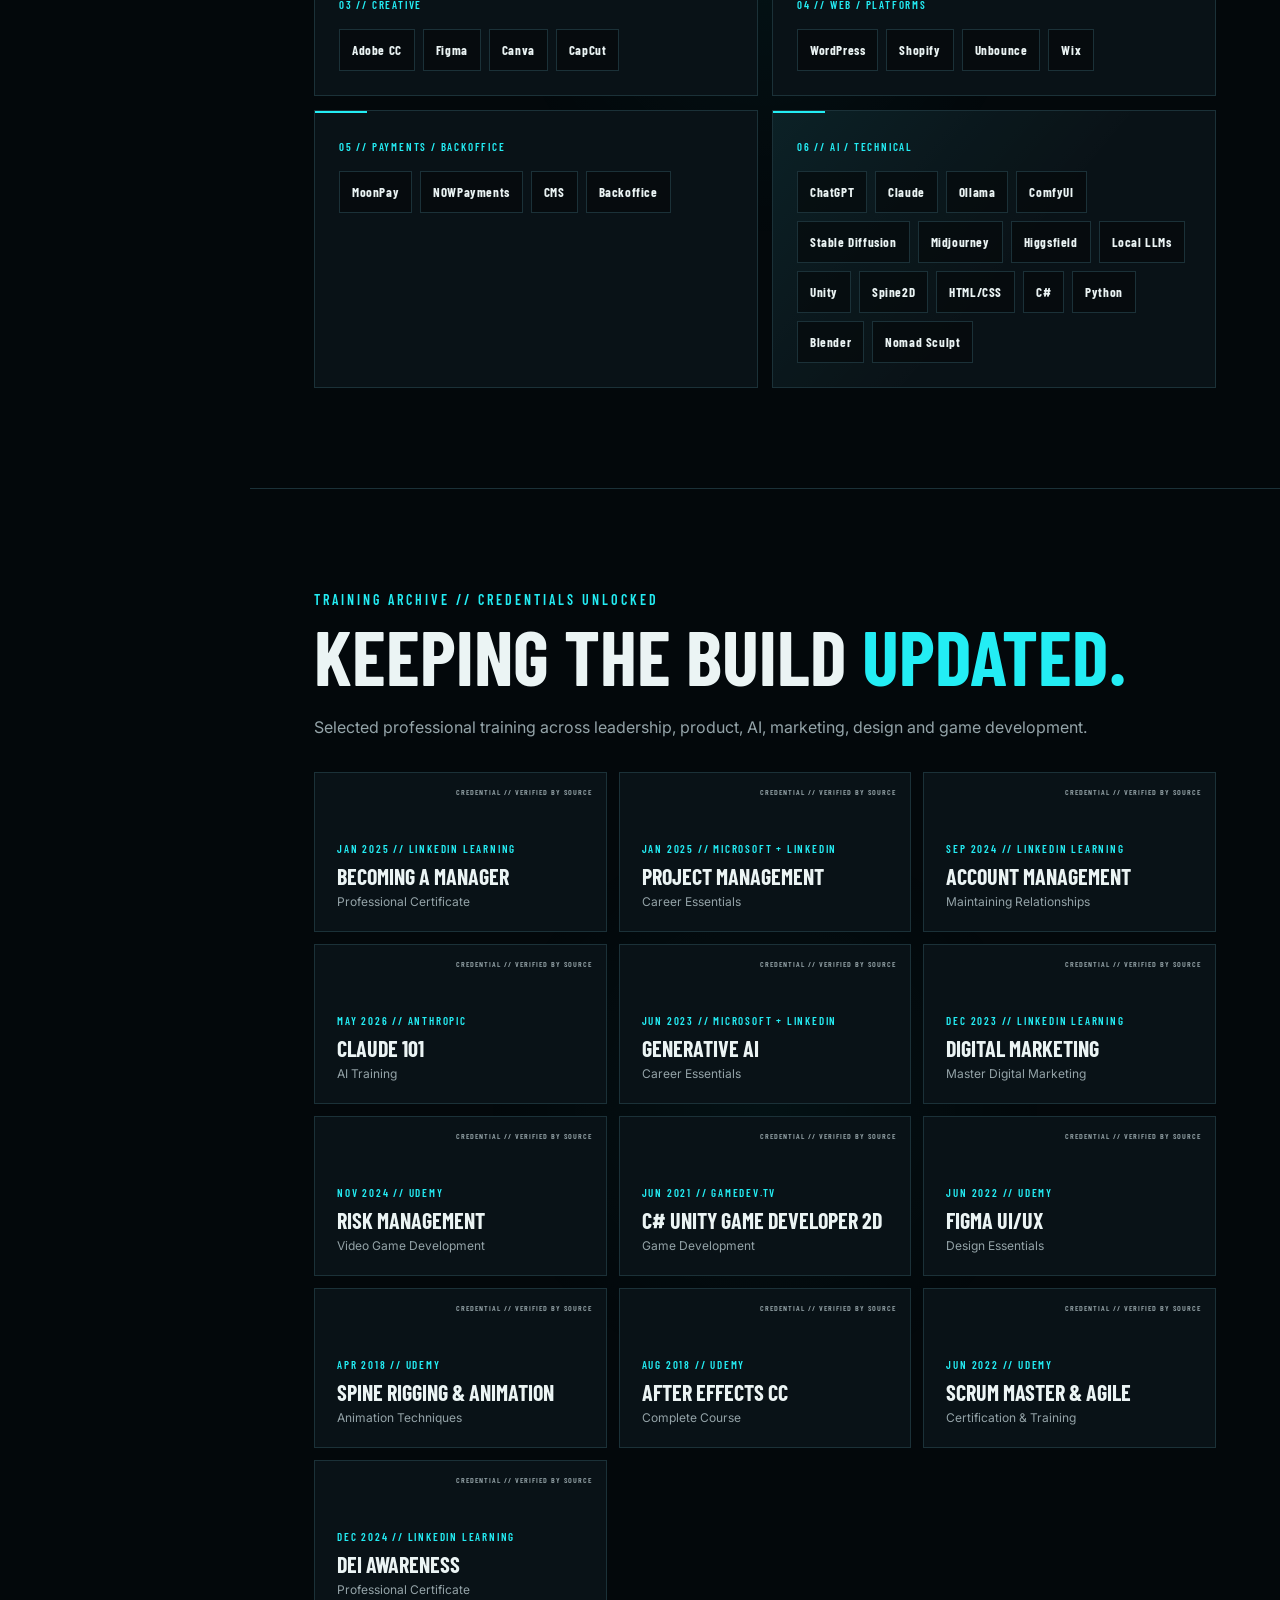
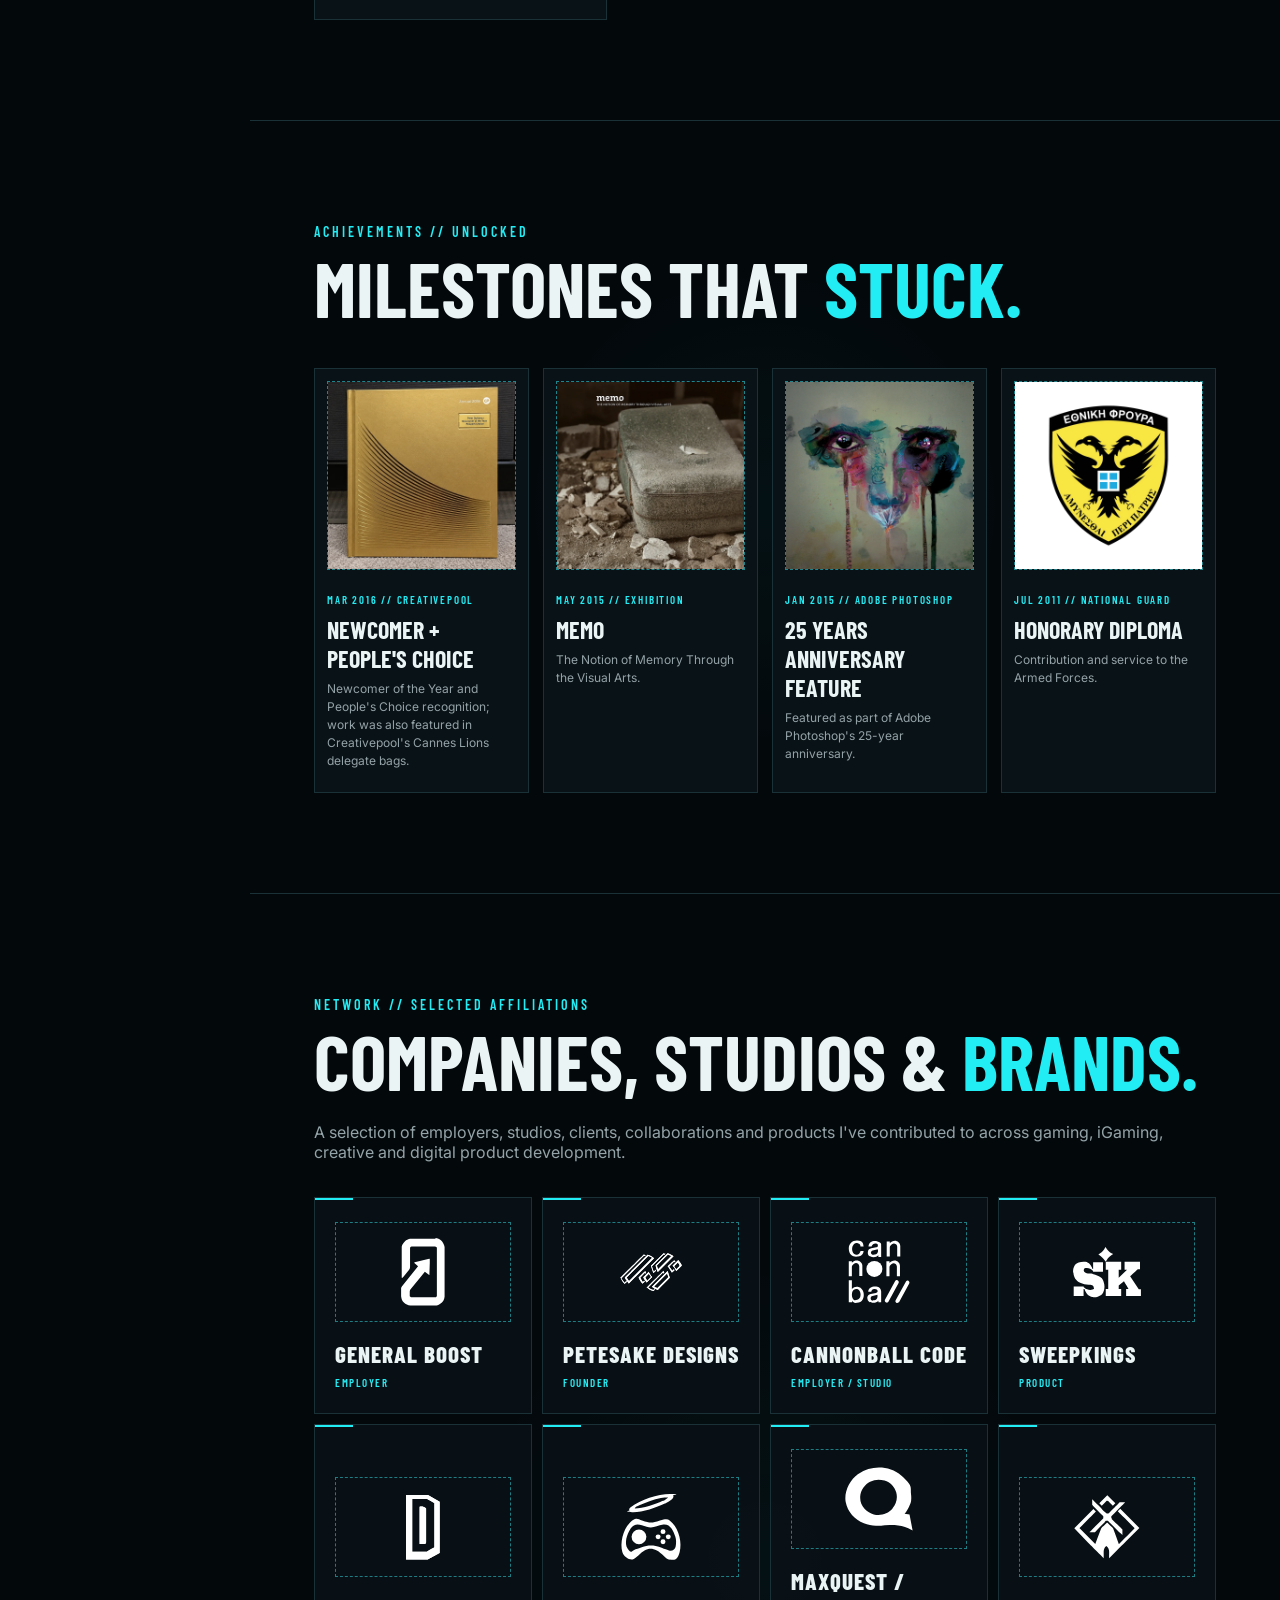
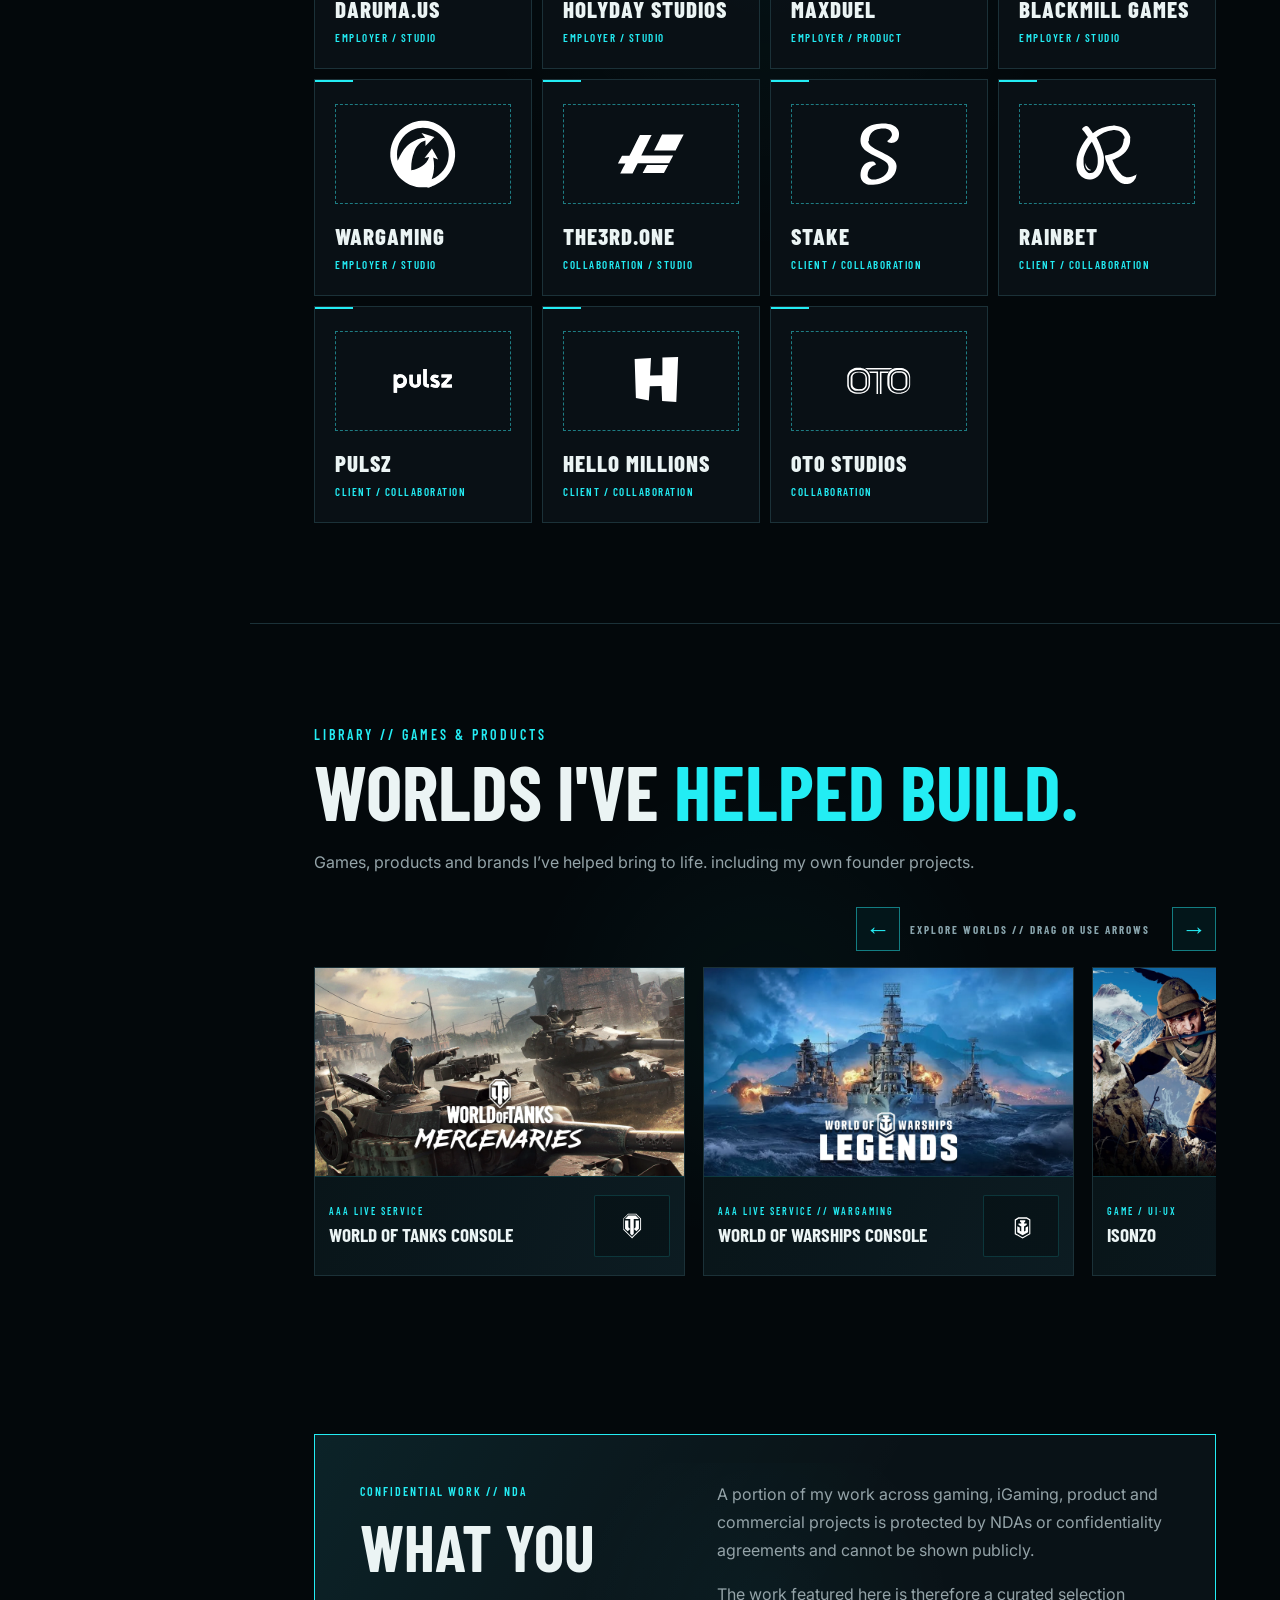
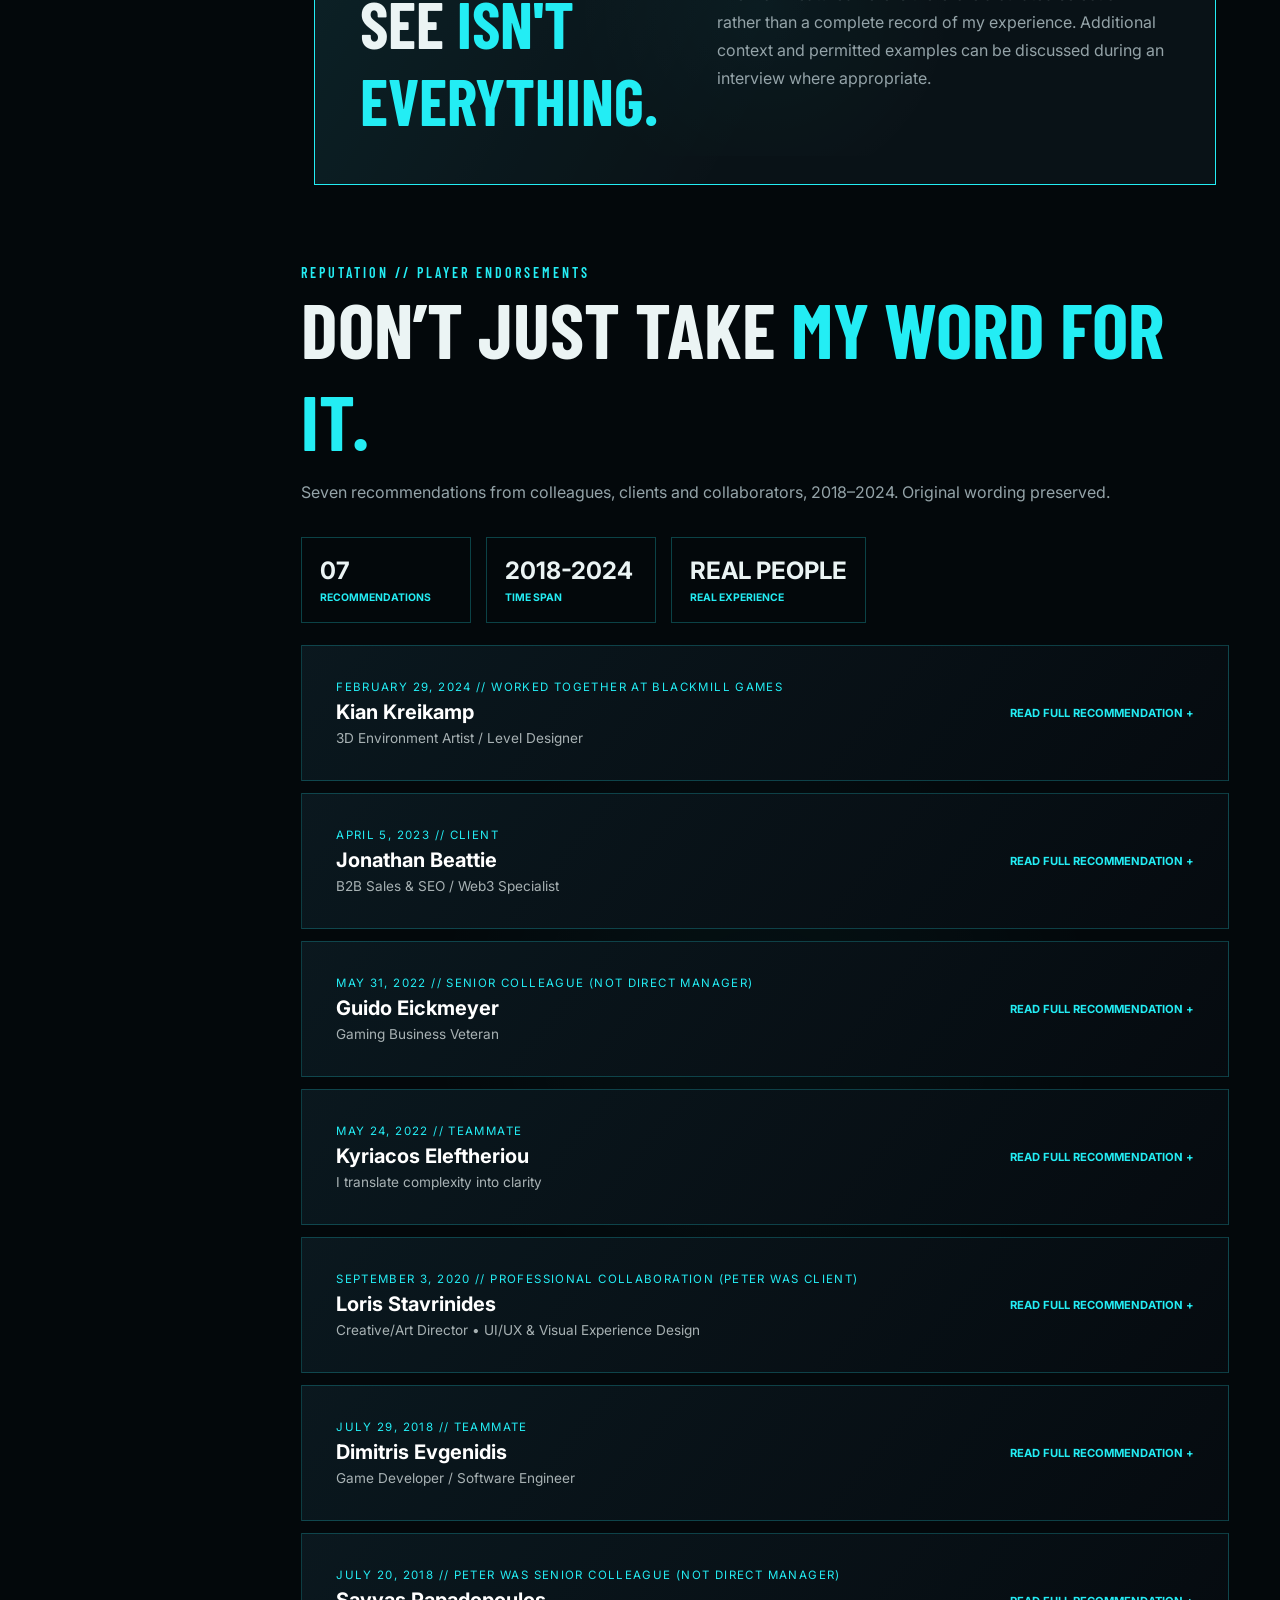
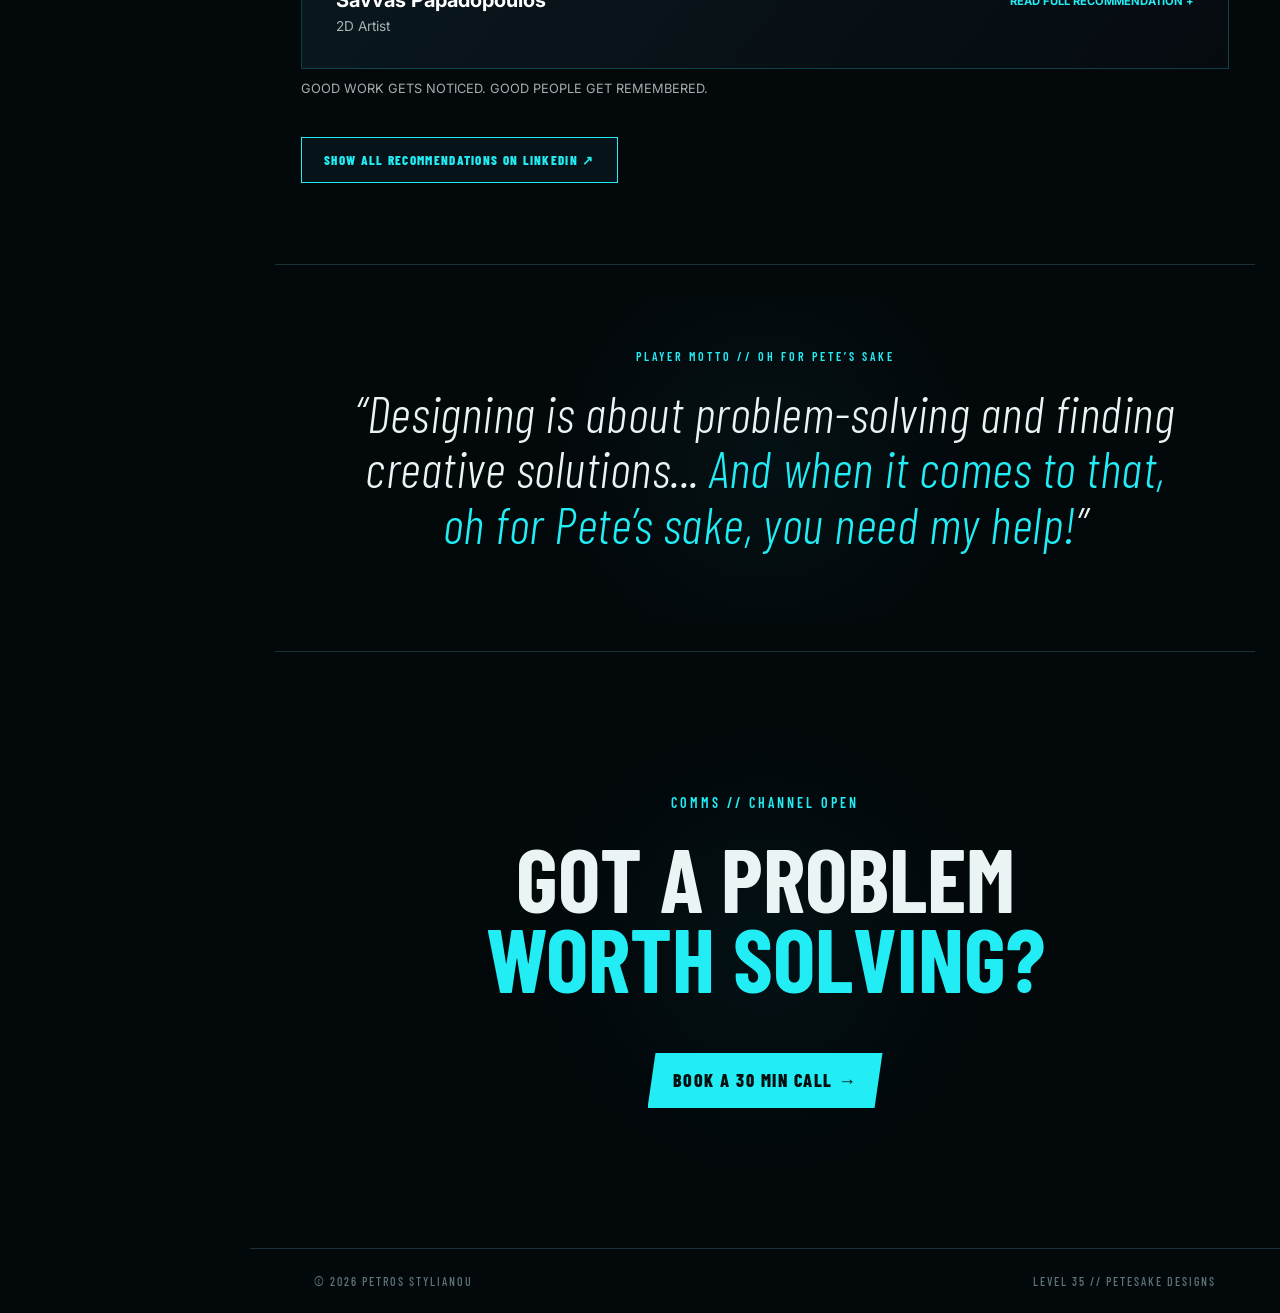
<file: about.html>
<!DOCTYPE html>

<html lang="en"><head><meta charset="utf-8"/><meta content="width=device-width,initial-scale=1" name="viewport"/><title>About Petros Stylianou | Creative &amp; Product Leader</title><meta content="About Petros Stylianou. multidisciplinary creative, product and brand leader with 15+ years across design, gaming, iGaming, UI/UX, monetization and leadership." name="description"/><link href="https://petesakedesigns.com/about.html" rel="canonical"/><meta content="website" property="og:type"/><meta content="About Petros Stylianou | Creative &amp; Product Leader" property="og:title"/><meta content="About Petros Stylianou. multidisciplinary creative, product and brand leader with 15+ years across design, gaming, iGaming, UI/UX, monetization and leadership." property="og:description"/><meta content="https://petesakedesigns.com/about.html" property="og:url"/><meta content="PeteSake Designs" property="og:site_name"/><meta content="https://petesakedesigns.com/assets/og-cover.webp" property="og:image"/><meta content="1671" property="og:image:width"/><meta content="941" property="og:image:height"/><meta content="summary_large_image" name="twitter:card"/><meta content="https://petesakedesigns.com/assets/og-cover.webp" name="twitter:image"/><meta content="About Petros Stylianou | Creative &amp; Product Leader" name="twitter:title"/><meta content="About Petros Stylianou. multidisciplinary creative, product and brand leader with 15+ years across design, gaming, iGaming, UI/UX, monetization and leadership." name="twitter:description"/><meta content="#05090c" name="theme-color"/><link href="assets/favicon.svg" rel="icon" type="image/svg+xml"/><link href="style.css" rel="stylesheet"/><script type="application/ld+json">{"@context":"https://schema.org","@type":"Person","name":"Petros Stylianou","alternateName":["Peter Stylianou","Pete Stylianou","PeteSake"],"url":"https://petesakedesigns.com/","email":"PeteSakeDesigns@hotmail.com","jobTitle":"Creative, Product & Brand Leader","sameAs":["https://www.linkedin.com/in/pstylianou/","https://www.behance.net/PeteSakeDesigns","https://x.com/PeteSakeDesigns","https://www.artstation.com/petesakedesigns","https://creativepool.com/PeterStylianou","https://instagram.com/ohforpetesake91","https://www.facebook.com/peter.stylianou.5","https://github.com/OhForPeteSake","https://t.me/OhForPeteSake","https://discordapp.com/users/333248309697445889"]}</script></head><body class="ofs-v17 ofs-v19 ofs-v20 ofs-v21 ofs-v22 ofs-v23 ofs-v29 ofs-v30 ofs-v305-3"><div aria-hidden="true" class="site-loader" id="siteLoader"><div class="site-loader-noise"></div><div class="site-loader-core"><div class="site-loader-kicker">PETESAKE // SYSTEM BOOT <span>v30.6</span></div><img alt="" src="assets/petesake.svg"/><div class="site-loader-msg" data-loader-msg="">INITIALIZING PLAYER PROFILE...</div><div class="site-loader-track"><i class="site-loader-fill"></i></div><div class="site-loader-meta"><span>PLAYER // PETROS “PETER” STYLIANOU</span><b data-loader-pct="">0%</b></div></div></div><aside aria-label="Primary navigation" class="hud-nav" id="hudNav"><div class="hud-brand"><a aria-label="OhForPeteSake home" href="index.html"><img alt="OhForPeteSake" src="assets/petesake.svg"/></a><button aria-expanded="true" aria-label="Minimize navigation" class="hud-collapse" id="hudCollapse">«</button></div><nav class="hud-links"><a data-label="HOME" href="index.html"><span>01</span><b>HOME</b></a><a data-label="SELECT LEGEND" href="index.html#legends"><span>02</span><b>SELECT LEGEND</b></a><a data-label="CAREER CAMPAIGN" href="index.html#career"><span>03</span><b>CAREER</b></a><a data-label="PROJECTS" href="index.html#work"><span>04</span><b>PROJECTS</b></a><a data-label="CV" href="cv.html"><span>05</span><b>CV</b></a><a data-label="ANALYTICS" href="analytics.html"><span>06</span><b>ANALYTICS</b></a><a data-label="NEWSLETTER" href="newsletter.html"><span>07</span><b>NEWSLETTER</b><i>02</i></a><a data-label="ABOUT" href="about.html"><span>08</span><b>ABOUT</b></a><a data-label="FREEBIES" href="freebies.html"><span>09</span><b>FREEBIES</b></a><a data-label="CONTACT" href="contact.html"><span>10</span><b>CONTACT</b></a></nav><div aria-label="Social and portfolio links" class="hud-social"><small>SOCIAL // CONNECT</small><div class="hud-social-links"><a aria-label="LinkedIn" href="https://www.linkedin.com/in/pstylianou/" rel="noopener noreferrer" target="_blank"><img alt="" src="assets/social/linkedin.svg"/></a><a aria-label="X" href="https://x.com/PeteSakeDesigns" rel="noopener noreferrer" target="_blank"><img alt="" src="assets/social/x.svg"/></a><a aria-label="Behance" href="https://www.behance.net/PeteSakeDesigns" rel="noopener noreferrer" target="_blank"><img alt="" src="assets/social/behance.svg"/></a><a aria-label="ArtStation" href="https://www.artstation.com/petesakedesigns" rel="noopener noreferrer" target="_blank"><img alt="" src="assets/social/artstation.svg"/></a><a aria-label="Creativepool" href="https://creativepool.com/PeterStylianou" rel="noopener noreferrer" target="_blank"><img alt="" src="assets/social/creativepool.svg"/></a><a aria-label="Instagram" href="https://instagram.com/ohforpetesake91" rel="noopener noreferrer" target="_blank"><img alt="" src="assets/social/instagram.svg"/></a><a aria-label="Facebook" href="https://www.facebook.com/peter.stylianou.5" rel="noopener noreferrer" target="_blank"><img alt="" src="assets/social/facebook.svg"/></a><a aria-label="GitHub" href="https://github.com/OhForPeteSake" rel="noopener noreferrer" target="_blank"><img alt="" src="assets/social/github.svg"/></a><a aria-label="Telegram" href="https://t.me/OhForPeteSake" rel="noopener noreferrer" target="_blank"><img alt="" src="assets/social/telegram.svg"/></a><a aria-label="Discord" href="https://discordapp.com/users/333248309697445889" rel="noopener noreferrer" target="_blank"><img alt="" src="assets/social/discord.svg"/></a></div></div><div class="hud-bottom"><div class="mini-intel"><small>PLAYER</small><b>LEVEL <span data-player-level="">35</span></b><span>● ONLINE</span></div></div></aside><header class="mobile-bar"><a class="mobile-logo" href="index.html"><img alt="OhForPeteSake" src="assets/petesake.svg"/></a><button aria-controls="hudNav" aria-expanded="false" class="menu-toggle" id="menuToggle">MENU ☰</button></header><div class="nav-scrim" id="navScrim"></div><div class="scan"></div><div class="site-shell"><main><section class="hero subhero"><div class="hero-split"><div class="hero-copy"><div class="eyebrow">PLAYER PROFILE // ABOUT</div><h1>NOT ONE<br/><span>JOB TITLE.</span></h1><p class="lead">I'm a multidisciplinary creative who has spent 15+ years moving between design, product, brand, marketing and the systems that connect them. with the last decade heavily shaped by gaming and iGaming.</p><div class="identity-strip"><small>IDENTITY // DUAL NATIONAL</small><span aria-hidden="true" class="flags flag-svgs"><img alt="" src="assets/flag-gb.svg"/><img alt="" src="assets/flag-cy.svg"/></span><b>BRITISH · CYPRIOT</b></div><a class="cta" href="index.html#career">OPEN CAREER CAMPAIGN →</a></div><aside class="intel-panel profile-intel"><div aria-hidden="true" class="profile-portrait"><img alt="" id="aboutLegendPortrait" src="assets/all-rounder.png"/></div><div class="intel-content"><div class="intel-top"><div class="level-ring"><div><small>LEVEL</small><b data-player-level="">35</b></div></div><div class="intel-name"><small>PLAYER INTEL // PROFILE</small><h3>PETROS “PETER” STYLIANOU</h3><div class="site-status">● <span id="aboutActiveLegend">ALL-ROUNDER // ACTIVE</span></div></div></div><div class="intel-grid"><div class="intel-row"><span>BASE</span><b>NICOSIA // CY</b></div><div class="intel-row"><span>NATIONALITY</span><b>BRITISH · CYPRIOT <span aria-label="British and Cypriot" class="nationality-flags"><img alt="United Kingdom flag" src="assets/flag-gb.svg"/><img alt="Cyprus flag" src="assets/flag-cy.svg"/></span></b></div><div class="intel-row"><span>LANGUAGES</span><b>EN · GR</b></div><div class="intel-row"><span>XP</span><b>15+ YEARS</b></div><div class="intel-row"><span>SECTOR XP</span><b>GAMING · iGAMING</b></div><div class="intel-row"><span>STRENGTH</span><b id="aboutLegendStrength">ADAPT · BUILD · LEAD</b></div></div></div></aside></div></section><section class="v31-section" id="human"><div class="section-title"><small>THE HUMAN BEHIND THE PLAYER // ORIGIN STORY</small><h2>WHO THE HELL <span>IS PETER?</span></h2></div><div class="v31-two"><article class="v31-panel"><h3>MORE THAN A JOB TITLE.</h3><p>I'm Peter. Designer by trade, problem-solver by nature, and someone who has a difficult time leaving things alone when I know they could be better.</p><p>Outside work, you'll probably find me at the gym chasing gains, gaming, experimenting with some ridiculous new idea or building something that may or may not ever see the light of day.</p><p>I'm big on personal growth. Not just gym gains (although those definitely count), but learning, improving and becoming a better version of myself.</p><p>I'm also a dad. That puts everything into perspective. A huge part of what drives me is building a better future for my daughter: through the example I set, the opportunities I create and the person I choose to become.</p><p>I believe in taking responsibility, doing the work and trying to leave things better than I found them. I'm ambitious, curious, occasionally stubborn and probably juggling more projects than any reasonable person should.</p><p><strong>The goal isn't just a successful career. It's a life worth being proud of.</strong></p></article><aside class="v31-panel traits"><small>PLAYER TRAITS // REAL LIFE</small><div><span>CLASS</span><b>THE ALL-ROUNDER</b></div><div><span>REAL-LIFE ROLE</span><b>DAD</b></div><div><span>DAILY QUEST</span><b>GET STRONGER. GET SMARTER. BUILD BETTER.</b></div><div><span>PASSIVE ABILITY</span><b>CAN'T LEAVE A PROBLEM UNSOLVED</b></div><div><span>CURRENT OBSESSION</span><b>AI · AUTOMATION · BUILDING THINGS</b></div><div><span>ENDGAME</span><b>A BETTER FUTURE FOR MY DAUGHTER</b></div><div><span>WEAKNESS</span><b>STARTING ANOTHER PROJECT 😂</b></div></aside></div></section><section class="v31-section"><div class="section-title"><small>WHAT I BRING TO THE GAME // PROFESSIONAL PROFILE</small><h2>I BUILD. <span>I FIX. I SCALE.</span></h2></div><div class="v31-panel"><p>I've spent 15+ years working across gaming, iGaming, sweepstakes, crypto and fast-moving digital products, spanning product, brand, growth, monetisation and live operations.</p><p>Usually, I'm brought in for one of two reasons: <strong>something needs to be built from scratch</strong>, or <strong>something already live isn't performing the way it should</strong>.</p><p>My job is to bring clarity, ownership and execution. I've led cross-functional teams across EMEA, North America and APAC, working with product, marketing, UX, data and compliance. I'm comfortable with complexity, tight timelines and changing priorities. That's usually where I do my best work.</p><p>I don't work in silos. I connect systems, remove friction and turn ideas into products that actually ship and scale.</p><div class="career-proof"><span>15+ YEARS EXPERIENCE</span><span>AAA · MOBILE · WEB</span><span>500K+ MAU ENVIRONMENTS</span><span>EMEA · NORTH AMERICA · APAC</span><span>TEAMS OF 5–10+</span><span>~30–50% PRODUCTION EFFICIENCY</span><span>30K+ SOCIAL GROWTH IN 6 MONTHS</span><span>CRYPTO · FIAT · APIs · CRM</span></div><p class="v31-note">Performance figures are self-reported professional highlights; supporting project evidence can be added to individual dossiers.</p></div></section><section class="v31-section"><div class="section-title"><small>PERSONAL QUEST // THE ENDGAME</small><h2>BUILDING SOMETHING <span>THAT MATTERS.</span></h2></div><div class="v31-panel"><p>I don't have everything figured out. Some projects work. Some don't. Others become expensive lessons. That's part of the game.</p><p>I've had setbacks, career changes and plenty of plans that didn't go as expected. What matters is what happens next: keep building, keep learning, keep showing up.</p><p><strong>One day I hope my daughter looks back and sees that it was never just about work. It was about creating something better.</strong></p><details class="easter-egg"><summary>SECRET ACHIEVEMENT // LOCKED?</summary><p>ACHIEVEMENT UNLOCKED: YOU ACTUALLY READ MY BIO. Congratulations. You've officially spent more time reading this than most recruiters. 😂</p></details></div></section><section><div class="about-layout"><article class="about-card"><small class="eyebrow">BIO // THE SHORT VERSION</small><h2>BUILDING THE WHOLE THING.</h2><p>I started as a designer, but I never stayed inside the borders of design. The work expanded into UI/UX, art direction, brand systems, product thinking, monetization, live operations, campaigns, leadership and building things from zero.</p><p>I've worked across AAA games, indie games, iGaming, digital products and freelance projects. Some chapters lasted years. Others ended unexpectedly. All of them added something to the next version.</p><p>What matters most to me is understanding the problem, connecting the moving parts and finding a solution that works. not just something that looks good in a presentation.</p><div class="principles"><div class="principle"><b>BUILD SYSTEMS</b><span>Not isolated screens, campaigns or pretty assets.</span></div><div class="principle"><b>STAY HANDS-ON</b><span>Leadership should never mean losing touch with the craft.</span></div><div class="principle"><b>QUESTION THE BRIEF</b><span>The requested solution isn't always the actual problem.</span></div><div class="principle"><b>KEEP EVOLVING</b><span>Every reset, side quest and difficult chapter adds XP.</span></div></div></article><aside class="about-card"><small class="eyebrow">LOADOUT // CORE</small><h2>WHAT I BRING</h2><div class="link-stack"><div class="hud-link">CREATIVE DIRECTION <span>→</span></div><div class="hud-link">PRODUCT &amp; UX THINKING <span>→</span></div><div class="hud-link">BRAND SYSTEMS <span>→</span></div><div class="hud-link">MONETIZATION &amp; LIVE OPS <span>→</span></div><div class="hud-link">TEAM LEADERSHIP <span>→</span></div><div class="hud-link">HANDS-ON EXECUTION <span>→</span></div></div></aside></div></section><section class="loadout-section" id="skills"><div class="section-title"><small>PLAYER LOADOUT // TECH STACK</small><h2>TOOLS I USE TO <span>SHIP.</span></h2><p>Grouped by the job they help me do. from product analysis and collaboration to creative production, platforms, payments and AI-assisted workflows.</p></div><div class="skill-groups">
<div class="skill-group"><small>01 // PRODUCT / DATA</small><div class="skill-icons"><span>AppsFlyer</span><span>Tableau</span><span>SimilarWeb</span><span>Datadog</span></div></div>
<div class="skill-group"><small>02 // COLLABORATION</small><div class="skill-icons"><span>Figma</span><span>Jira</span><span>Confluence</span><span>Asana</span><span>Trello</span><span>Favro</span><span>Slack</span></div></div>
<div class="skill-group"><small>03 // CREATIVE</small><div class="skill-icons"><span>Adobe CC</span><span>Figma</span><span>Canva</span><span>CapCut</span></div></div>
<div class="skill-group"><small>04 // WEB / PLATFORMS</small><div class="skill-icons"><span>WordPress</span><span>Shopify</span><span>Unbounce</span><span>Wix</span></div></div>
<div class="skill-group"><small>05 // PAYMENTS / BACKOFFICE</small><div class="skill-icons"><span>MoonPay</span><span>NOWPayments</span><span>CMS</span><span>Backoffice</span></div></div>
<div class="skill-group augmented-loadout"><small>06 // AI / TECHNICAL</small><div class="skill-icons"><span>ChatGPT</span><span>Claude</span><span>Ollama</span><span>ComfyUI</span><span>Stable Diffusion</span><span>Midjourney</span><span>Higgsfield</span><span>Local LLMs</span><span>Unity</span><span>Spine2D</span><span>HTML/CSS</span><span>C#</span><span>Python</span><span>Blender</span><span>Nomad Sculpt</span></div></div>
</div></section>
<section class="credentials-section" id="credentials"><div class="section-title"><small>TRAINING ARCHIVE // CREDENTIALS UNLOCKED</small><h2>KEEPING THE BUILD <span>UPDATED.</span></h2><p>Selected professional training across leadership, product, AI, marketing, design and game development.</p></div><div class="credential-grid">
<article><small>JAN 2025 // LINKEDIN LEARNING</small><h3>BECOMING A MANAGER</h3><span>Professional Certificate</span></article><article><small>JAN 2025 // MICROSOFT + LINKEDIN</small><h3>PROJECT MANAGEMENT</h3><span>Career Essentials</span></article><article><small>SEP 2024 // LINKEDIN LEARNING</small><h3>ACCOUNT MANAGEMENT</h3><span>Maintaining Relationships</span></article><article><small>MAY 2026 // ANTHROPIC</small><h3>CLAUDE 101</h3><span>AI Training</span></article><article><small>JUN 2023 // MICROSOFT + LINKEDIN</small><h3>GENERATIVE AI</h3><span>Career Essentials</span></article><article><small>DEC 2023 // LINKEDIN LEARNING</small><h3>DIGITAL MARKETING</h3><span>Master Digital Marketing</span></article><article><small>NOV 2024 // UDEMY</small><h3>RISK MANAGEMENT</h3><span>Video Game Development</span></article><article><small>JUN 2021 // GAMEDEV.TV</small><h3>C# UNITY GAME DEVELOPER 2D</h3><span>Game Development</span></article><article><small>JUN 2022 // UDEMY</small><h3>FIGMA UI/UX</h3><span>Design Essentials</span></article><article><small>APR 2018 // UDEMY</small><h3>SPINE RIGGING &amp; ANIMATION</h3><span>Animation Techniques</span></article><article><small>AUG 2018 // UDEMY</small><h3>AFTER EFFECTS CC</h3><span>Complete Course</span></article><article><small>JUN 2022 // UDEMY</small><h3>SCRUM MASTER &amp; AGILE</h3><span>Certification &amp; Training</span></article><article><small>DEC 2024 // LINKEDIN LEARNING</small><h3>DEI AWARENESS</h3><span>Professional Certificate</span></article>
</div></section>
<section class="achievements-section" id="achievements"><div class="section-title"><small>ACHIEVEMENTS // UNLOCKED</small><h2>MILESTONES THAT <span>STUCK.</span></h2></div><div class="achievement-grid">
<article><div class="award-slot"><img alt="Creativepool recognition" src="assets/awards/award-creativepool.webp"/></div><small>MAR 2016 // CREATIVEPOOL</small><h3>NEWCOMER + PEOPLE'S CHOICE</h3><p>Newcomer of the Year and People's Choice recognition; work was also featured in Creativepool's Cannes Lions delegate bags.</p></article>
<article><div class="award-slot"><img alt="MEMO exhibition recognition" src="assets/awards/award-memo.webp"/></div><small>MAY 2015 // EXHIBITION</small><h3>MEMO</h3><p>The Notion of Memory Through the Visual Arts.</p></article>
<article><div class="award-slot"><img alt="Adobe Photoshop 25 Years feature" src="assets/awards/award-photoshop-25.webp"/></div><small>JAN 2015 // ADOBE PHOTOSHOP</small><h3>25 YEARS ANNIVERSARY FEATURE</h3><p>Featured as part of Adobe Photoshop's 25-year anniversary.</p></article>
<article><div class="award-slot"><img alt="National Guard honorary diploma" src="assets/awards/award-national-guard.webp"/></div><small>JUL 2011 // NATIONAL GUARD</small><h3>HONORARY DIPLOMA</h3><p>Contribution and service to the Armed Forces.</p></article>
</div></section><section class="network-section" id="network"><div class="section-title"><small>NETWORK // SELECTED AFFILIATIONS</small><h2>COMPANIES, STUDIOS &amp; <span>BRANDS.</span></h2><p>A selection of employers, studios, clients, collaborations and products I've contributed to across gaming, iGaming, creative and digital product development.</p></div><div class="affiliation-grid logo-grid">
<div class="affiliation logo-card"><img alt="GENERAL BOOST logo" class="logo-slot" src="assets/career-logos/career-general-boost.svg"/><b>GENERAL BOOST</b><span>EMPLOYER</span></div>
<div class="affiliation logo-card"><img alt="PETESAKE DESIGNS logo" class="logo-slot" src="assets/career-logos/career-petesake-designs.svg"/><b>PETESAKE DESIGNS</b><span>FOUNDER</span></div>
<div class="affiliation logo-card"><img alt="CANNONBALL CODE logo" class="logo-slot" src="assets/career-logos/career-cannonball-code.svg"/><b>CANNONBALL CODE</b><span>EMPLOYER / STUDIO</span></div>
<div class="affiliation logo-card"><img alt="SWEEPKINGS logo" class="logo-slot" src="assets/affiliates/affiliate-sweepkings.svg"/><b>SWEEPKINGS</b><span>PRODUCT</span></div>
<div class="affiliation logo-card"><img alt="DARUMA.US logo" class="logo-slot" src="assets/affiliates/affiliate-daruma.svg"/><b>DARUMA.US</b><span>EMPLOYER / STUDIO</span></div>
<div class="affiliation logo-card"><img alt="HOLYDAY STUDIOS logo" class="logo-slot" src="assets/career-logos/career-holyday-studios.svg"/><b>HOLYDAY STUDIOS</b><span>EMPLOYER / STUDIO</span></div>
<div class="affiliation logo-card"><img alt="MAXQUEST logo" class="logo-slot" src="assets/affiliates/affiliate-maxquest.svg"/><b>MAXQUEST / MAXDUEL</b><span>EMPLOYER / PRODUCT</span></div>
<div class="affiliation logo-card"><img alt="BLACKMILL GAMES logo" class="logo-slot" src="assets/affiliates/affiliate-blackmill.svg"/><b>BLACKMILL GAMES</b><span>EMPLOYER / STUDIO</span></div>
<div class="affiliation logo-card"><img alt="WARGAMING logo" class="logo-slot" src="assets/affiliates/affiliate-wargaming.svg"/><b>WARGAMING</b><span>EMPLOYER / STUDIO</span></div>
<div class="affiliation logo-card"><img alt="THE3RD.ONE logo" class="logo-slot" src="assets/affiliates/affiliate-the3rdone.svg"/><b>THE3RD.ONE</b><span>COLLABORATION / STUDIO</span></div>
<div class="affiliation logo-card"><img alt="STAKE logo" class="logo-slot" src="assets/affiliates/affiliate-stake.svg"/><b>STAKE</b><span>CLIENT / COLLABORATION</span></div>
<div class="affiliation logo-card"><img alt="RAINBET logo" class="logo-slot" src="assets/affiliates/affiliate-rainbet.svg"/><b>RAINBET</b><span>CLIENT / COLLABORATION</span></div>
<div class="affiliation logo-card"><img alt="PULSZ logo" class="logo-slot" src="assets/affiliates/affiliate-pulsz.svg"/><b>PULSZ</b><span>CLIENT / COLLABORATION</span></div>
<div class="affiliation logo-card"><img alt="HELLO MILLIONS logo" class="logo-slot" src="assets/affiliates/affiliate-hello-millions.svg"/><b>HELLO MILLIONS</b><span>CLIENT / COLLABORATION</span></div>
<div class="affiliation logo-card"><img alt="0T0 STUDIOS logo" class="logo-slot" src="assets/affiliates/affiliate-0t0.svg"/><b>0T0 STUDIOS</b><span>COLLABORATION</span></div>
</div></section>
<section class="worlds-section"><div class="section-title"><small>LIBRARY // GAMES &amp; PRODUCTS</small><h2>WORLDS I'VE <span>HELPED BUILD.</span></h2><p>Games, products and brands I’ve helped bring to life. including my own founder projects.</p></div><div aria-label="Browse worlds" class="worlds-carousel-controls"><button aria-label="Previous worlds" class="worlds-carousel-btn" data-worlds-step="-1" type="button">←</button><span class="worlds-carousel-hint">EXPLORE WORLDS // DRAG OR USE ARROWS</span><button aria-label="Next worlds" class="worlds-carousel-btn" data-worlds-step="1" type="button">→</button></div><div aria-label="Games and products carousel. Use the arrows to browse." class="worlds-track" id="worldsCarousel" tabindex="0">
<article class="world-showcase-card"><div class="world-cover keyart-slot has-keyart"><img alt="WORLD OF TANKS CONSOLE key art" decoding="async" loading="lazy" src="assets/worlds/world-wot-mercenaries.webp"/></div><div class="world-info"><div class="world-info-copy"><small>AAA LIVE SERVICE</small><h3 class="world-showcase-title">WORLD OF TANKS CONSOLE</h3></div><div class="game-logo-slot"><img alt="WORLD OF TANKS CONSOLE logo" src="assets/worlds/world-wot-console.svg"/></div></div></article><article class="world-showcase-card"><div class="world-cover keyart-slot has-keyart"><img alt="WORLD OF WARSHIPS CONSOLE key art" decoding="async" loading="lazy" src="assets/worlds/world-wow-console.webp"/></div><div class="world-info"><div class="world-info-copy"><small>AAA LIVE SERVICE // WARGAMING</small><h3 class="world-showcase-title">WORLD OF WARSHIPS CONSOLE</h3></div><div class="game-logo-slot"><img alt="World of Warships Console logo" src="assets/worlds/world-wow-console.svg"/></div></div></article>
<article class="world-showcase-card"><div class="world-cover keyart-slot has-keyart"><img alt="ISONZO key art" decoding="async" loading="lazy" src="assets/worlds/world-isonzo.webp"/></div><div class="world-info"><div class="world-info-copy"><small>GAME / UI·UX</small><h3 class="world-showcase-title">ISONZO</h3></div><div class="game-logo-slot"><img alt="ISONZO logo" src="assets/worlds/world-isonzo.svg"/></div></div></article>
<article class="world-showcase-card"><div class="world-cover keyart-slot has-keyart"><img alt="FIRESTONE IDLE RPG key art" decoding="async" loading="lazy" src="assets/worlds/world-firestone.webp"/></div><div class="world-info"><div class="world-info-copy"><small>GAME / PRODUCT</small><h3 class="world-showcase-title">FIRESTONE IDLE RPG</h3></div><div class="game-logo-slot"><img alt="FIRESTONE IDLE RPG logo" src="assets/worlds/world-firestone.svg"/></div></div></article>
<article class="world-showcase-card"><div class="world-cover keyart-slot has-keyart"><img alt="MAXQUEST / MAXDUEL key art" decoding="async" loading="lazy" src="assets/worlds/world-maxquest.webp"/></div><div class="world-info"><div class="world-info-copy"><small>iGAMING / PRODUCT</small><h3 class="world-showcase-title">MAXQUEST / MAXDUEL</h3></div><div class="game-logo-slot"><img alt="MAXQUEST / MAXDUEL logo" src="assets/worlds/world-maxquest.svg"/></div></div></article>
<article class="world-showcase-card"><div class="world-cover keyart-slot has-keyart"><img alt="SWEEPKINGS key art" decoding="async" loading="lazy" src="assets/worlds/world-sweepking.webp"/></div><div class="world-info"><div class="world-info-copy"><small>SWEEPSTAKES / PRODUCT</small><h3 class="world-showcase-title">SWEEPKINGS</h3></div><div class="game-logo-slot"><img alt="SWEEPKINGS logo" src="assets/worlds/world-sweepkings.svg"/></div></div></article>
<article class="world-showcase-card"><div class="world-cover keyart-slot has-keyart"><img alt="THE LIGHTLESS WORLD key art" decoding="async" loading="lazy" src="assets/worlds/world-lightless-world.webp"/></div><div class="world-info"><div class="world-info-copy"><small>GAME / MARKETING</small><h3 class="world-showcase-title">THE LIGHTLESS WORLD</h3></div><div class="game-logo-slot"><img alt="THE LIGHTLESS WORLD logo" src="assets/worlds/world-lightless-world.svg"/></div></div></article>
<article class="world-showcase-card"><div class="world-cover keyart-slot has-keyart"><img alt="BUGSYEMPIRE key art" decoding="async" loading="lazy" src="assets/worlds/world-daruma.webp"/></div><div class="world-info"><div class="world-info-copy"><small>PRODUCT / LIVE OPS</small><h3 class="world-showcase-title">BUGSYEMPIRE</h3></div><div class="game-logo-slot"><img alt="BUGSYEMPIRE logo" src="assets/worlds/world-bugsyempire.svg"/></div></div></article>
<article class="world-showcase-card"><div class="world-cover keyart-slot has-keyart"><img alt="WORLD OF TANKS: LEGENDS key art" decoding="async" loading="lazy" src="assets/worlds/world-wot-mercenaries.webp"/></div><div class="world-info"><div class="world-info-copy"><small>WARGAMING</small><h3 class="world-showcase-title">WORLD OF TANKS: LEGENDS</h3></div><div class="game-logo-slot"><img alt="WORLD OF TANKS: LEGENDS logo" src="assets/worlds/world-wot-console.svg"/></div></div></article>
<article class="world-showcase-card"><div class="world-cover keyart-slot has-keyart"><img alt="WW1 GAME SERIES: GALLIPOLI key art" decoding="async" loading="lazy" src="assets/worlds/world-gallipoli.webp"/></div><div class="world-info"><div class="world-info-copy"><small>BLACKMILL GAMES</small><h3 class="world-showcase-title">WW1 GAME SERIES: GALLIPOLI</h3></div><div class="game-logo-slot"><img alt="WW1 GAME SERIES: GALLIPOLI logo" src="assets/worlds/world-gallipoli.svg"/></div></div></article>
<article class="world-showcase-card"><div class="world-cover keyart-slot has-keyart"><img alt="MIDAS GOLD PLUS key art" decoding="async" loading="lazy" src="assets/worlds/world-midas-gold-plus.webp"/></div><div class="world-info"><div class="world-info-copy"><small>HOLYDAY STUDIOS</small><h3 class="world-showcase-title">MIDAS GOLD PLUS</h3></div><div class="game-logo-slot"><img alt="MIDAS GOLD PLUS logo" src="assets/worlds/world-midas-gold-plus.svg"/></div></div></article>
<article class="world-showcase-card"><div class="world-cover keyart-slot has-keyart"><img alt="RELOADED / TYCOON key art" decoding="async" loading="lazy" src="assets/worlds/world-reloaded-tycoon.webp"/></div><div class="world-info"><div class="world-info-copy"><small>HOLYDAY STUDIOS</small><h3 class="world-showcase-title">RELOADED / TYCOON</h3></div><div class="game-logo-slot"><img alt="RELOADED / TYCOON logo" src="assets/worlds/world-reloaded-tycoon.svg"/></div></div></article>
<article class="world-showcase-card"><div class="world-cover keyart-slot has-keyart"><img alt="Mr. Egg City key art" decoding="async" loading="lazy" src="assets/worlds/world-mr-egg-city.webp"/></div><div class="world-info"><div class="world-info-copy"><small>0T0 STUDIOS</small><h3 class="world-showcase-title">MR. EGG CITY</h3></div><div class="game-logo-slot"><span class="world-wordmark">MR. EGG CITY</span></div></div></article><article class="world-showcase-card"><div class="world-cover keyart-slot has-keyart"><img alt="Mr. Egg Primal key art" decoding="async" loading="lazy" src="assets/worlds/world-mr-egg-primal.webp"/></div><div class="world-info"><div class="world-info-copy"><small>0T0 STUDIOS</small><h3 class="world-showcase-title">MR. EGG PRIMAL</h3></div><div class="game-logo-slot"><span class="world-wordmark">MR. EGG PRIMAL</span></div></div></article>
<article class="world-showcase-card"><div class="world-cover keyart-slot has-keyart"><img alt="EXTRA TIME key art" decoding="async" loading="lazy" src="assets/worlds/world-extra-time.webp"/></div><div class="world-info"><div class="world-info-copy"><small>0T0 STUDIOS</small><h3 class="world-showcase-title">EXTRA TIME</h3></div><div class="game-logo-slot"><img alt="EXTRA TIME logo" src="assets/worlds/world-extra-time.svg"/></div></div></article>
<article class="world-showcase-card"><div class="world-cover keyart-slot has-keyart"><img alt="SLOTGPT key art" decoding="async" loading="lazy" src="assets/worlds/world-slotgpt.webp"/></div><div class="world-info"><div class="world-info-copy"><small>STAKE // GAMING PLATFORM</small><h3 class="world-showcase-title">SLOTGPT</h3></div><div class="game-logo-slot"><img alt="SLOTGPT logo" src="assets/worlds/world-slotgpt.svg"/></div></div></article>
<article class="world-showcase-card"><div class="world-cover keyart-slot has-keyart"><img alt="KRYPTOES key art" decoding="async" loading="lazy" src="assets/worlds/world-kryptoes.webp"/></div><div class="world-info"><div class="world-info-copy"><small>FOUNDER PROJECT // 2022</small><h3 class="world-showcase-title">KRYPTOES</h3></div><div class="game-logo-slot"><img alt="KRYPTOES logo" src="assets/worlds/world-kryptoes.svg"/></div></div></article><article class="world-showcase-card"><div class="world-cover keyart-slot has-keyart"><img alt="AIXBLUEKIUM key art" decoding="async" loading="lazy" src="assets/worlds/world-aixbluekium.webp"/></div><div class="world-info"><div class="world-info-copy"><small>FOUNDER PROJECT</small><h3 class="world-showcase-title">AIXBLUEKIUM</h3></div><div class="game-logo-slot"><img alt="AIXBLUEKIUM logo" src="assets/worlds/world-aixbluekium.svg"/></div></div></article><article class="world-founder world-showcase-card"><div class="world-cover keyart-slot has-keyart"><img alt="Pete’s Paradox brand key art" decoding="async" loading="lazy" src="assets/worlds/world-petes-paradox.webp"/></div><div class="world-info"><div class="world-info-copy"><small>FOUNDER PROJECT // BRAND · E-COMMERCE</small><h3 class="world-showcase-title">PETE’S PARADOX</h3></div><div class="game-logo-slot"><img alt="Pete’s Paradox logo" loading="lazy" src="assets/career-logos/career-petes-paradox.svg"/></div></div></article>
</div></section>
<section class="nda-panel"><div><small>CONFIDENTIAL WORK // NDA</small><h2>WHAT YOU SEE <span>ISN'T EVERYTHING.</span></h2></div><div><p>A portion of my work across gaming, iGaming, product and commercial projects is protected by NDAs or confidentiality agreements and cannot be shown publicly.</p><p>The work featured here is therefore a curated selection rather than a complete record of my experience. Additional context and permitted examples can be discussed during an interview where appropriate.</p></div></section>
<section class="v31-section" id="reputation"><div class="section-title"><small>REPUTATION // PLAYER ENDORSEMENTS</small><h2>DON’T JUST TAKE <span>MY WORD FOR IT.</span></h2><p>Seven recommendations from colleagues, clients and collaborators, 2018–2024. Original wording preserved.</p></div><div class="reputation-stats"><b>07 <small>RECOMMENDATIONS</small></b><b>2018-2024 <small>TIME SPAN</small></b><b>REAL PEOPLE <small>REAL EXPERIENCE</small></b></div><div class="recommendation-list"><details class="recommendation"><summary><span><small>FEBRUARY 29, 2024 // WORKED TOGETHER AT BLACKMILL GAMES</small><strong>Kian Kreikamp</strong><em>3D Environment Artist / Level Designer</em></span><b>READ FULL RECOMMENDATION +</b></summary><blockquote>What a great person to have in the team! At Blackmill we worked on Isonzo together albeit mostly on different parts. Peter is an excelent artist with a wide set of skills. He is very creative, open minded and ilifted the mood in meetings with his fun personality. He actively communicated clearly and professionally with the team and as a result his work was always amazing. So I definitely recommend Peter to any team without question!</blockquote><a href="https://www.linkedin.com/in/k%C3%ADan-kreikamp-70772ab0/en/" rel="noopener noreferrer" target="_blank">VIEW LINKEDIN PROFILE ↗</a></details><details class="recommendation"><summary><span><small>APRIL 5, 2023 // CLIENT</small><strong>Jonathan Beattie</strong><em>B2B Sales &amp; SEO / Web3 Specialist</em></span><b>READ FULL RECOMMENDATION +</b></summary><blockquote>Had the pleasure of working with Peter on some freelance photography design projects that I assigned to him. Peter did some great work for me, always meeting deadlines and communicating clearly throughout the projects. He had an eye for detail and always surpassed my expectations. Would definitely collaborate with him again if the opportunity arises.<br/><br/>I highly recommend Peter to anyone looking for a talented and reliable designer, and I would be happy to answer any questions or provide additional information to anyone considering working with him.</blockquote><a href="https://www.linkedin.com/in/jonnyblanka/" rel="noopener noreferrer" target="_blank">VIEW LINKEDIN PROFILE ↗</a></details><details class="recommendation"><summary><span><small>MAY 31, 2022 // SENIOR COLLEAGUE (NOT DIRECT MANAGER)</small><strong>Guido Eickmeyer</strong><em>Gaming Business Veteran</em></span><b>READ FULL RECOMMENDATION +</b></summary><blockquote>Peter is a great person and a good addition to any team looking for a seasoned artist. He will contribute to the culture with his positive attitude and pro-active mindset. As a professional, he brings a wide range of experiences to the table and can both grind through less exciting tasks as well as providing conceptual art.</blockquote><a href="https://www.linkedin.com/in/geickmeyer/" rel="noopener noreferrer" target="_blank">VIEW LINKEDIN PROFILE ↗</a></details><details class="recommendation"><summary><span><small>MAY 24, 2022 // TEAMMATE</small><strong>Kyriacos Eleftheriou</strong><em>I translate complexity into clarity</em></span><b>READ FULL RECOMMENDATION +</b></summary><blockquote>Peter is a great professional, passionate and skilled.<br/>He is a great team player and will go above and beyond to deliver on time and on point.</blockquote><a href="https://www.linkedin.com/in/kyriacoseleftheriou/" rel="noopener noreferrer" target="_blank">VIEW LINKEDIN PROFILE ↗</a></details><details class="recommendation"><summary><span><small>SEPTEMBER 3, 2020 // PROFESSIONAL COLLABORATION (PETER WAS CLIENT)</small><strong>Loris Stavrinides</strong><em>Creative/Art Director • UI/UX &amp; Visual Experience Design</em></span><b>READ FULL RECOMMENDATION +</b></summary><blockquote>Peter is a great designer. He is skilful, has a good eye, and is very passionate and enthusiastic about design. We have worked together on a few projects and our cooperation has always been flawless with great results. He is a great team player, cooperative, open-minded and overall a pleasure to work with. I highly recommend Peter.</blockquote><a href="https://www.linkedin.com/in/lstavrinides/" rel="noopener noreferrer" target="_blank">VIEW LINKEDIN PROFILE ↗</a></details><details class="recommendation"><summary><span><small>JULY 29, 2018 // TEAMMATE</small><strong>Dimitris Evgenidis</strong><em>Game Developer / Software Engineer</em></span><b>READ FULL RECOMMENDATION +</b></summary><blockquote>Peter is insightful, passionate for designing and creating amazing projects fast, and uniquely. He has the professional ingredients and mentality to work with, so I would not hesitate in recommending him.</blockquote><a href="https://www.linkedin.com/in/dimitrisevgenidis/" rel="noopener noreferrer" target="_blank">VIEW LINKEDIN PROFILE ↗</a></details><details class="recommendation"><summary><span><small>JULY 20, 2018 // PETER WAS SENIOR COLLEAGUE (NOT DIRECT MANAGER)</small><strong>Savvas Papadopoulos</strong><em>2D Artist</em></span><b>READ FULL RECOMMENDATION +</b></summary><blockquote>Peter is an excellent Lead Designer , with a great eye. He works quickly and collaboratively producing clean, flawlessly designed UIS and assets. II highly recommend him.</blockquote><a href="https://www.linkedin.com/in/savvas-papadopoulos-4a3707130/" rel="noopener noreferrer" target="_blank">VIEW LINKEDIN PROFILE ↗</a></details></div><p class="v31-aside">GOOD WORK GETS NOTICED. GOOD PEOPLE GET REMEMBERED.</p><a class="recommendations-all-link" href="https://www.linkedin.com/in/pstylianou/details/recommendations/" rel="noopener noreferrer" target="_blank">SHOW ALL RECOMMENDATIONS ON LINKEDIN ↗</a></section><section class="motto"><small>PLAYER MOTTO // OH FOR PETE’S SAKE</small><blockquote>“Designing is about problem-solving and finding creative solutions... <span>And when it comes to that, oh for Pete’s sake, you need my help!</span>”</blockquote></section><section class="final"><small>COMMS // CHANNEL OPEN</small><h2>GOT A PROBLEM<br/><span>WORTH SOLVING?</span></h2><a class="cta" href="https://calendly.com/petesakedesigns/30min" rel="noopener" target="_blank">BOOK A 30 MIN CALL →</a></section></main><footer>© 2026 PETROS STYLIANOU <span>LEVEL <span data-player-level="">35</span> // PETESAKE DESIGNS</span></footer></div><script src="telemetry-config.js"></script><script src="script.js"></script><script defer="" src="cookie-consent.js"></script></body></html>
</file>
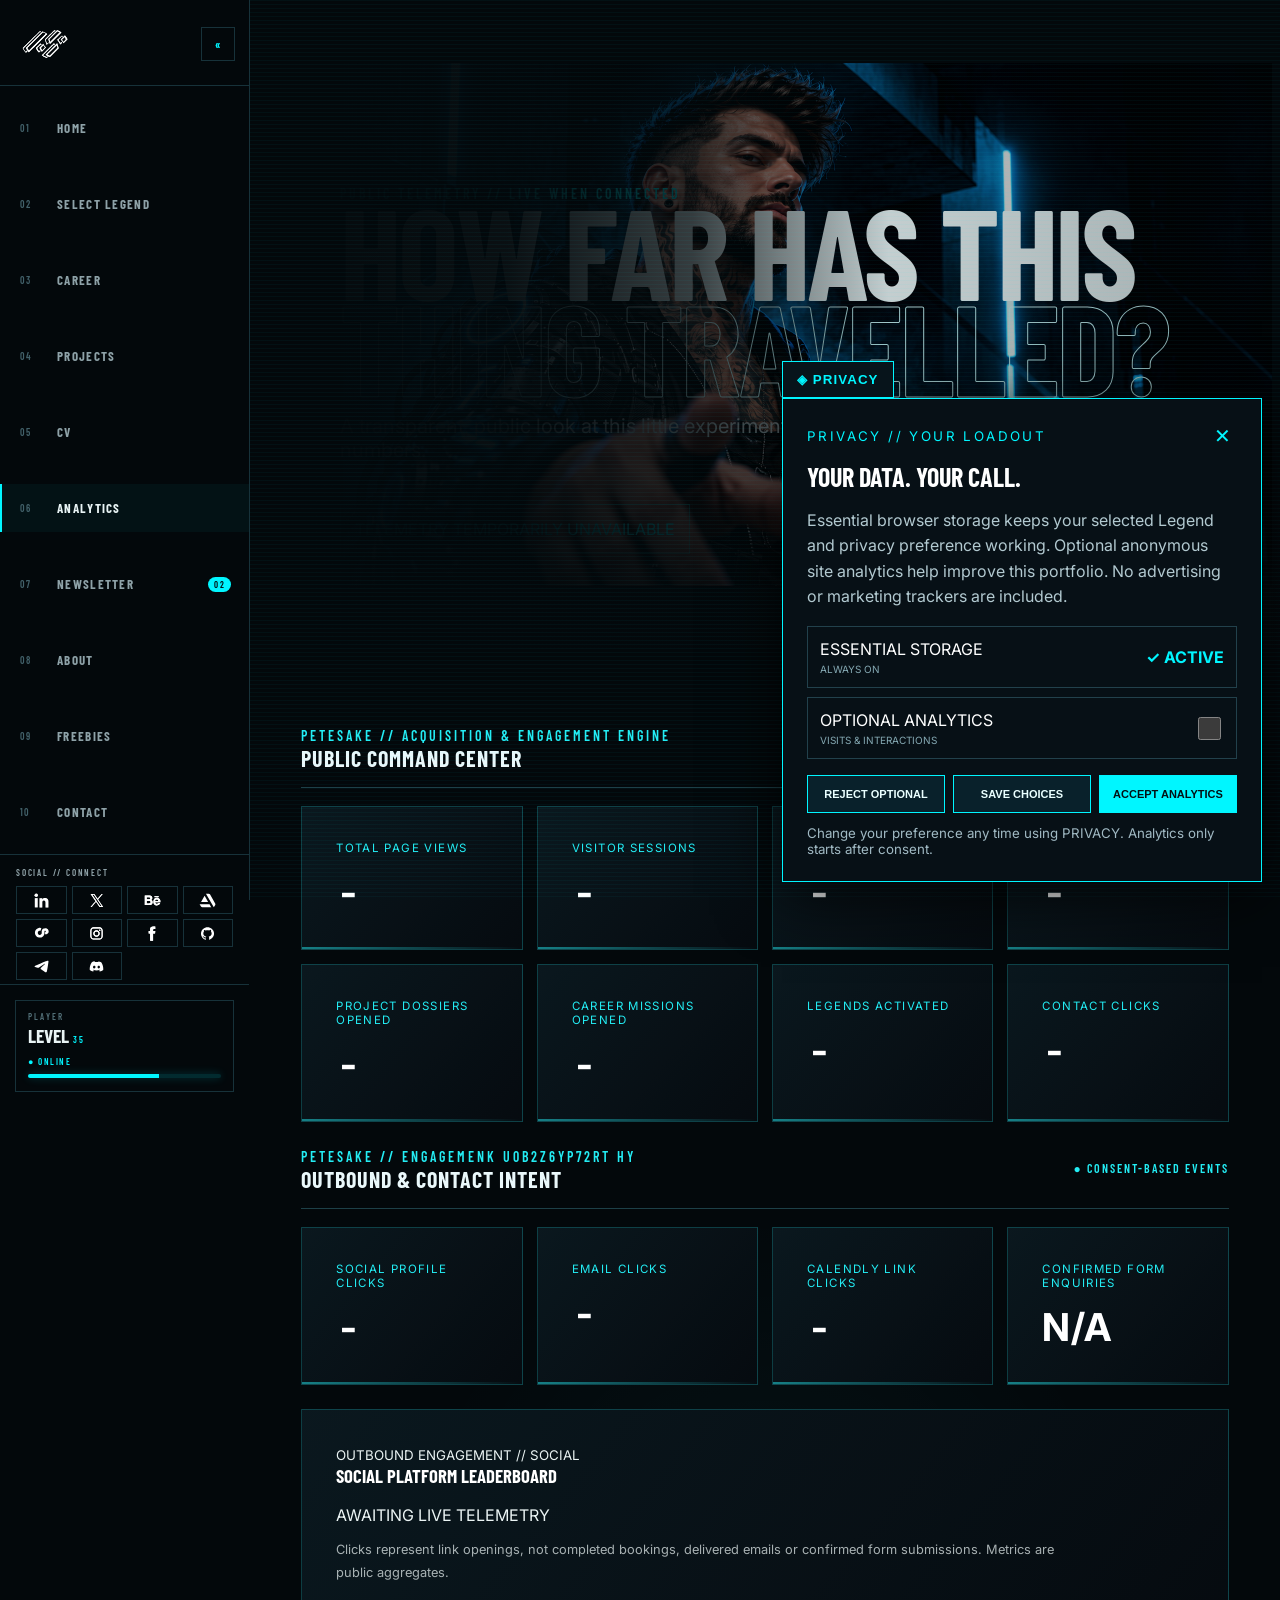
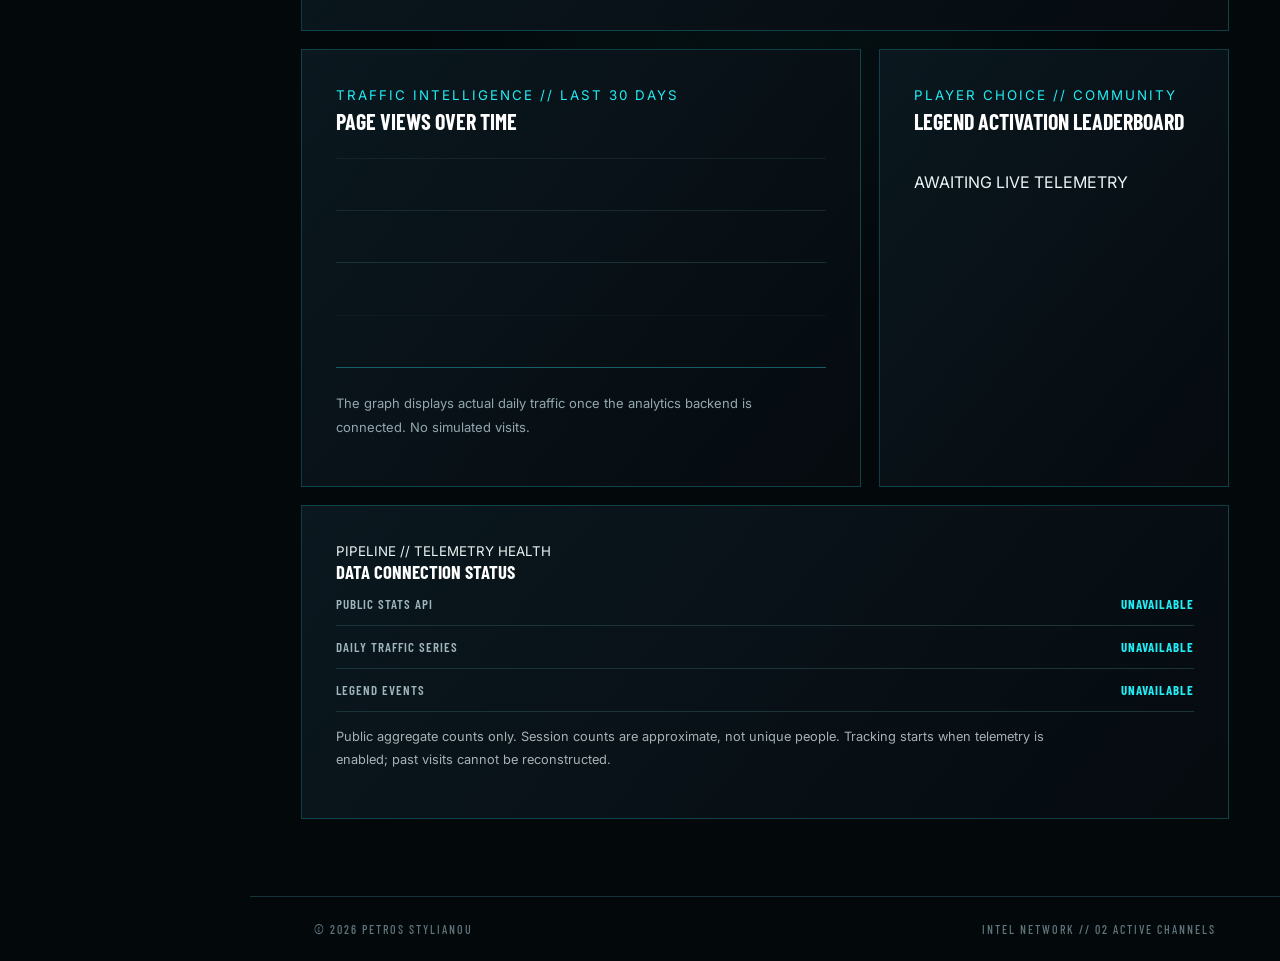
<file: analytics.html>
<!DOCTYPE html>

<html lang="en"><head><meta charset="utf-8"/><meta content="width=device-width,initial-scale=1" name="viewport"/><title>Public Analytics | Petros Stylianou</title><meta content="Read Petros Stylianou’s two LinkedIn newsletters: 5 Things Worth Knowing Today and Oh, for Pete’s sake! covering AI, tech, gaming, design, branding and marketing." name="description"/><link href="https://petesakedesigns.com/analytics.html" rel="canonical"/><meta content="website" property="og:type"/><meta content="Newsletters | Petros “Peter” Stylianou. PeteSake Designs" property="og:title"/><meta content="Read Petros Stylianou’s two LinkedIn newsletters: 5 Things Worth Knowing Today and Oh, for Pete’s sake! covering AI, tech, gaming, design, branding and marketing." property="og:description"/><meta content="https://petesakedesigns.com/analytics.html" property="og:url"/><meta content="PeteSake Designs" property="og:site_name"/><meta content="https://petesakedesigns.com/assets/og-cover.webp" property="og:image"/><meta content="1671" property="og:image:width"/><meta content="941" property="og:image:height"/><meta content="summary_large_image" name="twitter:card"/><meta content="https://petesakedesigns.com/assets/og-cover.webp" name="twitter:image"/><meta content="Newsletters | Petros “Peter” Stylianou. PeteSake Designs" name="twitter:title"/><meta content="Read Petros Stylianou’s two LinkedIn newsletters: 5 Things Worth Knowing Today and Oh, for Pete’s sake! covering AI, tech, gaming, design, branding and marketing." name="twitter:description"/><meta content="#05090c" name="theme-color"/><link href="assets/favicon.svg" rel="icon" type="image/svg+xml"/><link href="style.css" rel="stylesheet"/><script type="application/ld+json">{"@context":"https://schema.org","@type":"Person","name":"Petros Stylianou","alternateName":["Peter Stylianou","Pete Stylianou","PeteSake"],"url":"https://petesakedesigns.com/","email":"PeteSakeDesigns@hotmail.com","jobTitle":"Creative, Product & Brand Leader","sameAs":["https://www.linkedin.com/in/pstylianou/","https://www.behance.net/PeteSakeDesigns","https://x.com/PeteSakeDesigns","https://www.artstation.com/petesakedesigns","https://creativepool.com/PeterStylianou","https://instagram.com/ohforpetesake91","https://www.facebook.com/peter.stylianou.5","https://github.com/OhForPeteSake","https://t.me/OhForPeteSake","https://discordapp.com/users/333248309697445889"]}</script></head><body class="ofs-v17 ofs-v22 ofs-v23 ofs-v29 ofs-v30 ofs-v305-3"><div aria-hidden="true" class="site-loader" id="siteLoader"><div class="site-loader-noise"></div><div class="site-loader-core"><div class="site-loader-kicker">PETESAKE // SYSTEM BOOT <span>v30.6</span></div><img alt="" src="assets/petesake.svg"/><div class="site-loader-msg" data-loader-msg="">INITIALIZING PLAYER PROFILE...</div><div class="site-loader-track"><i class="site-loader-fill"></i></div><div class="site-loader-meta"><span>PLAYER // PETROS “PETER” STYLIANOU</span><b data-loader-pct="">0%</b></div></div></div><aside aria-label="Primary navigation" class="hud-nav" id="hudNav"><div class="hud-brand"><a aria-label="OhForPeteSake home" href="index.html"><img alt="OhForPeteSake" src="assets/petesake.svg"/></a><button aria-expanded="true" aria-label="Minimize navigation" class="hud-collapse" id="hudCollapse">«</button></div><nav class="hud-links"><a data-label="HOME" href="index.html"><span>01</span><b>HOME</b></a><a data-label="SELECT LEGEND" href="index.html#legends"><span>02</span><b>SELECT LEGEND</b></a><a data-label="CAREER CAMPAIGN" href="index.html#career"><span>03</span><b>CAREER</b></a><a data-label="PROJECTS" href="index.html#work"><span>04</span><b>PROJECTS</b></a><a data-label="CV" href="cv.html"><span>05</span><b>CV</b></a><a data-label="ANALYTICS" href="analytics.html"><span>06</span><b>ANALYTICS</b></a><a data-label="NEWSLETTER" href="newsletter.html"><span>07</span><b>NEWSLETTER</b><i>02</i></a><a data-label="ABOUT" href="about.html"><span>08</span><b>ABOUT</b></a><a data-label="FREEBIES" href="freebies.html"><span>09</span><b>FREEBIES</b></a><a data-label="CONTACT" href="contact.html"><span>10</span><b>CONTACT</b></a></nav><div aria-label="Social and portfolio links" class="hud-social"><small>SOCIAL // CONNECT</small><div class="hud-social-links"><a aria-label="LinkedIn" href="https://www.linkedin.com/in/pstylianou/" rel="noopener noreferrer" target="_blank"><img alt="" src="assets/social/linkedin.svg"/></a><a aria-label="X" href="https://x.com/PeteSakeDesigns" rel="noopener noreferrer" target="_blank"><img alt="" src="assets/social/x.svg"/></a><a aria-label="Behance" href="https://www.behance.net/PeteSakeDesigns" rel="noopener noreferrer" target="_blank"><img alt="" src="assets/social/behance.svg"/></a><a aria-label="ArtStation" href="https://www.artstation.com/petesakedesigns" rel="noopener noreferrer" target="_blank"><img alt="" src="assets/social/artstation.svg"/></a><a aria-label="Creativepool" href="https://creativepool.com/PeterStylianou" rel="noopener noreferrer" target="_blank"><img alt="" src="assets/social/creativepool.svg"/></a><a aria-label="Instagram" href="https://instagram.com/ohforpetesake91" rel="noopener noreferrer" target="_blank"><img alt="" src="assets/social/instagram.svg"/></a><a aria-label="Facebook" href="https://www.facebook.com/peter.stylianou.5" rel="noopener noreferrer" target="_blank"><img alt="" src="assets/social/facebook.svg"/></a><a aria-label="GitHub" href="https://github.com/OhForPeteSake" rel="noopener noreferrer" target="_blank"><img alt="" src="assets/social/github.svg"/></a><a aria-label="Telegram" href="https://t.me/OhForPeteSake" rel="noopener noreferrer" target="_blank"><img alt="" src="assets/social/telegram.svg"/></a><a aria-label="Discord" href="https://discordapp.com/users/333248309697445889" rel="noopener noreferrer" target="_blank"><img alt="" src="assets/social/discord.svg"/></a></div></div><div class="hud-bottom"><div class="mini-intel"><small>PLAYER</small><b>LEVEL <span data-player-level="">35</span></b><span>● ONLINE</span></div></div></aside><header class="mobile-bar"><a class="mobile-logo" href="index.html"><img alt="OhForPeteSake" src="assets/petesake.svg"/></a><button aria-controls="hudNav" aria-expanded="false" class="menu-toggle" id="menuToggle">MENU ☰</button></header><div class="nav-scrim" id="navScrim"></div><div class="scan"></div><div class="site-shell"><main><section class="hero subhero"><div class="hero-copy"><div class="eyebrow">PUBLIC TELEMETRY // LIVE WHEN CONNECTED</div><h1>HOW FAR HAS THIS <span>THING TRAVELLED?</span></h1><p class="lead">A transparent, public look at this little experiment. No private visitor records, no made-up numbers.</p><div class="telemetry-status" id="telemetryStatus" role="status">AWAITING TELEMETRY CONNECTION // NOT YET LIVE</div></div></section><section class="v31-section"><div class="telemetry-command"><div><small class="eyebrow">PETESAKE // ACQUISITION &amp; ENGAGEMENT ENGINE</small><br/><strong>PUBLIC COMMAND CENTER</strong></div><span class="telemetry-live">● LIVE WHEN CONNECTED <span id="telemetryPeriod">// LAST 30 DAYS</span></span></div><div class="telemetry-grid" id="telemetryMetrics"><article><small>TOTAL PAGE VIEWS</small><b data-metric="pageViews">-</b></article><article><small>VISITOR SESSIONS</small><b data-metric="sessions">-</b></article><article><small>VISITS TODAY</small><b data-metric="today">-</b></article><article><small>CV DOWNLOADS</small><b data-metric="cvDownloads">-</b></article><article><small>PROJECT DOSSIERS OPENED</small><b data-metric="projects">-</b></article><article><small>CAREER MISSIONS OPENED</small><b data-metric="career">-</b></article><article><small>LEGENDS ACTIVATED</small><b data-metric="legends">-</b></article><article><small>CONTACT CLICKS</small><b data-metric="contacts">-</b></article></div><div class="telemetry-command"><div><small class="eyebrow">PETESAKE // ENGAGEMENT INTELLIGENCE V2</small><br/><strong>OUTBOUND &amp; CONTACT INTENT</strong></div><span class="telemetry-live">● CONSENT-BASED EVENTS</span></div><div class="telemetry-grid" id="telemetryEngagement"><article><small>SOCIAL PROFILE CLICKS</small><b data-metric="socialClicks">-</b></article><article><small>EMAIL CLICKS</small><b data-metric="emailClicks">-</b></article><article><small>CALENDLY LINK CLICKS</small><b data-metric="bookingClicks">-</b></article><article><small>CONFIRMED FORM ENQUIRIES</small><b title="Not available: FormSubmit confirmation is not integrated">N/A</b></article></div><div class="v31-panel"><small>OUTBOUND ENGAGEMENT // SOCIAL</small><h3>SOCIAL PLATFORM LEADERBOARD</h3><div class="legend-leaderboard" id="socialLeaderboard">AWAITING LIVE TELEMETRY</div><p class="v31-note">Clicks represent link openings, not completed bookings, delivered emails or confirmed form submissions. Metrics are public aggregates.</p></div><div class="telemetry-board"><div class="v31-panel"><small>TRAFFIC INTELLIGENCE // LAST 30 DAYS</small><h3>PAGE VIEWS OVER TIME</h3><div aria-label="Daily page views chart" class="telemetry-chart" id="telemetryChart"></div><p class="telemetry-offline-note">The graph displays actual daily traffic once the analytics backend is connected. No simulated visits.</p></div><div class="v31-panel"><small>PLAYER CHOICE // COMMUNITY</small><h3>LEGEND ACTIVATION LEADERBOARD</h3><div class="legend-leaderboard" id="legendLeaderboard"><p>AWAITING LIVE TELEMETRY</p></div></div></div><div class="v31-panel"><small>PIPELINE // TELEMETRY HEALTH</small><h3>DATA CONNECTION STATUS</h3><div class="telemetry-service"><span>PUBLIC STATS API</span><b id="telemetryApiHealth">AWAITING CONNECTION</b></div><div class="telemetry-service"><span>DAILY TRAFFIC SERIES</span><b id="telemetrySeriesHealth">AWAITING CONNECTION</b></div><div class="telemetry-service"><span>LEGEND EVENTS</span><b id="telemetryLegendHealth">AWAITING CONNECTION</b></div><p class="v31-note">Public aggregate counts only. Session counts are approximate, not unique people. Tracking starts when telemetry is enabled; past visits cannot be reconstructed.</p></div></section></main><footer>© 2026 PETROS STYLIANOU <span>INTEL NETWORK // 02 ACTIVE CHANNELS</span></footer></div><script src="telemetry-config.js"></script><script src="script.js"></script><script src="telemetry.js"></script><script defer="" src="cookie-consent.js"></script></body></html>
</file>
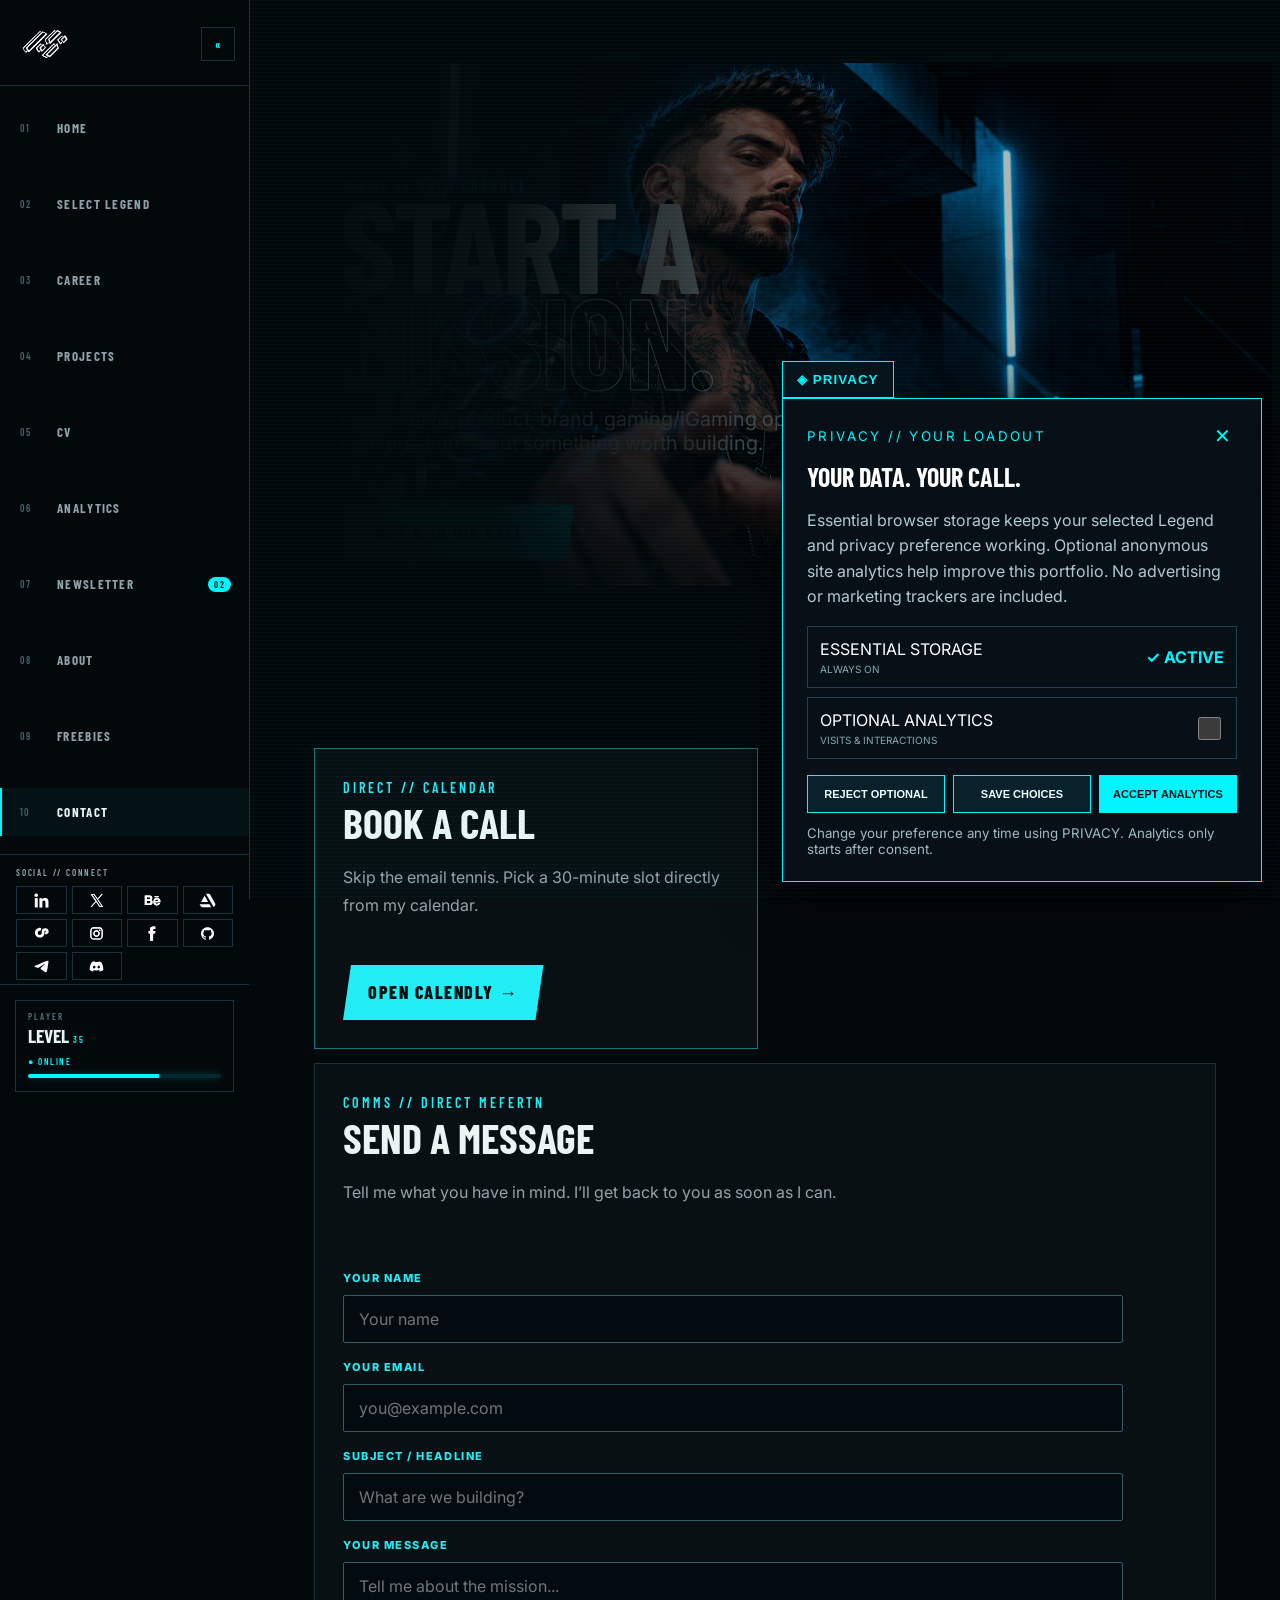
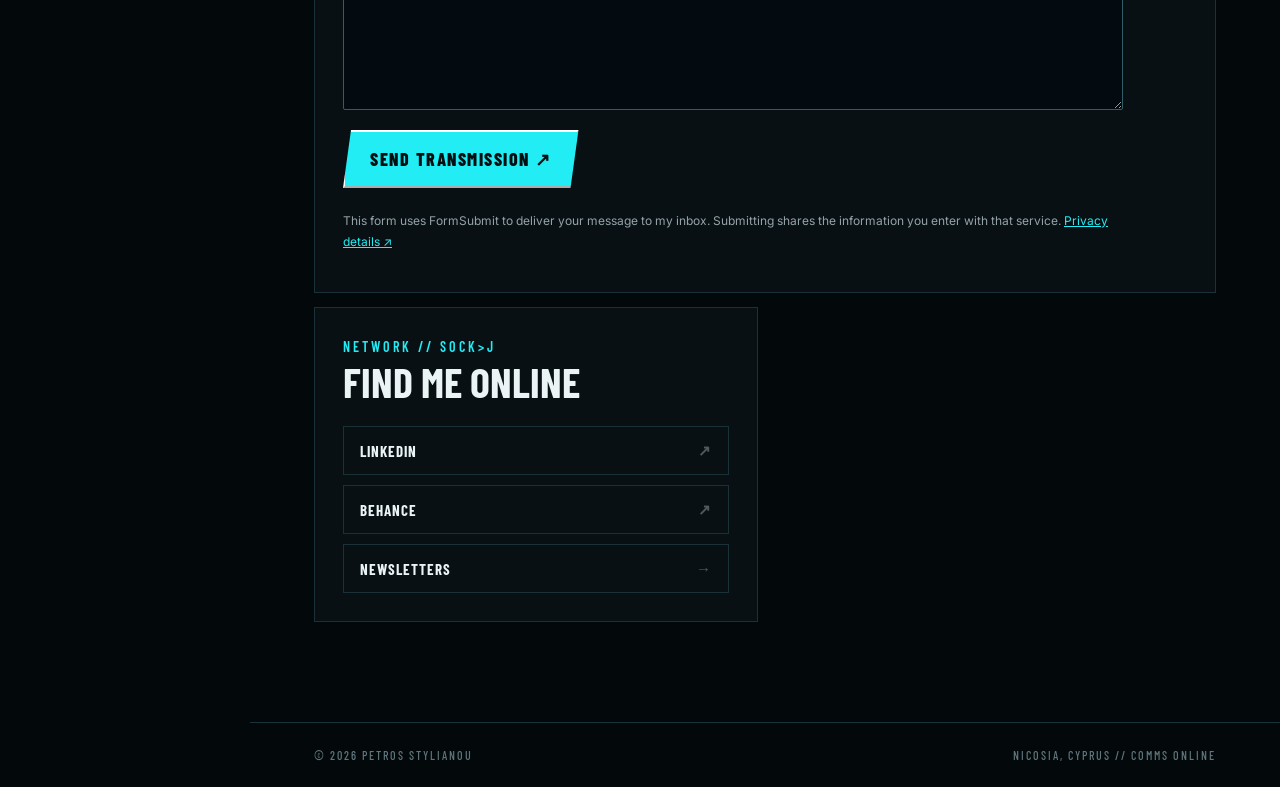
<file: contact.html>
<!DOCTYPE html>

<html lang="en"><head><meta charset="utf-8"/><meta content="width=device-width,initial-scale=1" name="viewport"/><title>Contact Petros Stylianou | PeteSake Designs</title><meta content="Contact Petros Stylianou for creative, product, brand, gaming and iGaming opportunities, collaborations, consulting or a 30-minute call." name="description"/><link href="https://petesakedesigns.com/contact.html" rel="canonical"/><meta content="website" property="og:type"/><meta content="Contact Petros Stylianou | PeteSake Designs" property="og:title"/><meta content="Contact Petros Stylianou for creative, product, brand, gaming and iGaming opportunities, collaborations, consulting or a 30-minute call." property="og:description"/><meta content="https://petesakedesigns.com/contact.html" property="og:url"/><meta content="PeteSake Designs" property="og:site_name"/><meta content="https://petesakedesigns.com/assets/og-cover.webp" property="og:image"/><meta content="1671" property="og:image:width"/><meta content="941" property="og:image:height"/><meta content="summary_large_image" name="twitter:card"/><meta content="https://petesakedesigns.com/assets/og-cover.webp" name="twitter:image"/><meta content="Contact Petros Stylianou | PeteSake Designs" name="twitter:title"/><meta content="Contact Petros Stylianou for creative, product, brand, gaming and iGaming opportunities, collaborations, consulting or a 30-minute call." name="twitter:description"/><meta content="#05090c" name="theme-color"/><link href="assets/favicon.svg" rel="icon" type="image/svg+xml"/><link href="style.css" rel="stylesheet"/><script type="application/ld+json">{"@context":"https://schema.org","@type":"Person","name":"Petros Stylianou","alternateName":["Peter Stylianou","Pete Stylianou","PeteSake"],"url":"https://petesakedesigns.com/","email":"PeteSakeDesigns@hotmail.com","jobTitle":"Creative, Product & Brand Leader","sameAs":["https://www.linkedin.com/in/pstylianou/","https://www.behance.net/PeteSakeDesigns","https://x.com/PeteSakeDesigns","https://www.artstation.com/petesakedesigns","https://creativepool.com/PeterStylianou","https://instagram.com/ohforpetesake91","https://www.facebook.com/peter.stylianou.5","https://github.com/OhForPeteSake","https://t.me/OhForPeteSake","https://discordapp.com/users/333248309697445889"]}</script></head><body class="ofs-v17 ofs-v22 ofs-v23 ofs-v29 ofs-v30 ofs-v305-3"><div aria-hidden="true" class="site-loader" id="siteLoader"><div class="site-loader-noise"></div><div class="site-loader-core"><div class="site-loader-kicker">PETESAKE // SYSTEM BOOT <span>v30.6</span></div><img alt="" src="assets/petesake.svg"/><div class="site-loader-msg" data-loader-msg="">INITIALIZING PLAYER PROFILE...</div><div class="site-loader-track"><i class="site-loader-fill"></i></div><div class="site-loader-meta"><span>PLAYER // PETROS “PETER” STYLIANOU</span><b data-loader-pct="">0%</b></div></div></div><aside aria-label="Primary navigation" class="hud-nav" id="hudNav"><div class="hud-brand"><a aria-label="OhForPeteSake home" href="index.html"><img alt="OhForPeteSake" src="assets/petesake.svg"/></a><button aria-expanded="true" aria-label="Minimize navigation" class="hud-collapse" id="hudCollapse">«</button></div><nav class="hud-links"><a data-label="HOME" href="index.html"><span>01</span><b>HOME</b></a><a data-label="SELECT LEGEND" href="index.html#legends"><span>02</span><b>SELECT LEGEND</b></a><a data-label="CAREER CAMPAIGN" href="index.html#career"><span>03</span><b>CAREER</b></a><a data-label="PROJECTS" href="index.html#work"><span>04</span><b>PROJECTS</b></a><a data-label="CV" href="cv.html"><span>05</span><b>CV</b></a><a data-label="ANALYTICS" href="analytics.html"><span>06</span><b>ANALYTICS</b></a><a data-label="NEWSLETTER" href="newsletter.html"><span>07</span><b>NEWSLETTER</b><i>02</i></a><a data-label="ABOUT" href="about.html"><span>08</span><b>ABOUT</b></a><a data-label="FREEBIES" href="freebies.html"><span>09</span><b>FREEBIES</b></a><a data-label="CONTACT" href="contact.html"><span>10</span><b>CONTACT</b></a></nav><div aria-label="Social and portfolio links" class="hud-social"><small>SOCIAL // CONNECT</small><div class="hud-social-links"><a aria-label="LinkedIn" href="https://www.linkedin.com/in/pstylianou/" rel="noopener noreferrer" target="_blank"><img alt="" src="assets/social/linkedin.svg"/></a><a aria-label="X" href="https://x.com/PeteSakeDesigns" rel="noopener noreferrer" target="_blank"><img alt="" src="assets/social/x.svg"/></a><a aria-label="Behance" href="https://www.behance.net/PeteSakeDesigns" rel="noopener noreferrer" target="_blank"><img alt="" src="assets/social/behance.svg"/></a><a aria-label="ArtStation" href="https://www.artstation.com/petesakedesigns" rel="noopener noreferrer" target="_blank"><img alt="" src="assets/social/artstation.svg"/></a><a aria-label="Creativepool" href="https://creativepool.com/PeterStylianou" rel="noopener noreferrer" target="_blank"><img alt="" src="assets/social/creativepool.svg"/></a><a aria-label="Instagram" href="https://instagram.com/ohforpetesake91" rel="noopener noreferrer" target="_blank"><img alt="" src="assets/social/instagram.svg"/></a><a aria-label="Facebook" href="https://www.facebook.com/peter.stylianou.5" rel="noopener noreferrer" target="_blank"><img alt="" src="assets/social/facebook.svg"/></a><a aria-label="GitHub" href="https://github.com/OhForPeteSake" rel="noopener noreferrer" target="_blank"><img alt="" src="assets/social/github.svg"/></a><a aria-label="Telegram" href="https://t.me/OhForPeteSake" rel="noopener noreferrer" target="_blank"><img alt="" src="assets/social/telegram.svg"/></a><a aria-label="Discord" href="https://discordapp.com/users/333248309697445889" rel="noopener noreferrer" target="_blank"><img alt="" src="assets/social/discord.svg"/></a></div></div><div class="hud-bottom"><div class="mini-intel"><small>PLAYER</small><b>LEVEL <span data-player-level="">35</span></b><span>● ONLINE</span></div></div></aside><header class="mobile-bar"><a class="mobile-logo" href="index.html"><img alt="OhForPeteSake" src="assets/petesake.svg"/></a><button aria-controls="hudNav" aria-expanded="false" class="menu-toggle" id="menuToggle">MENU ☰</button></header><div class="nav-scrim" id="navScrim"></div><div class="scan"></div><div class="site-shell"><main><section class="hero subhero"><div class="eyebrow">COMMS // OPEN CHANNEL</div><h1>START A<br/><span>MISSION.</span></h1><p class="lead">For creative, product, brand, gaming/iGaming opportunities, collaborations or just a conversation about something worth building.</p><a class="cta" href="https://calendly.com/petesakedesigns/30min" rel="noopener" target="_blank">BOOK A 30 MIN CALL →</a></section><section><div class="contact-grid"><article class="contact-card primary"><small class="eyebrow">DIRECT // CALENDAR</small><h2>BOOK A CALL</h2><p>Skip the email tennis. Pick a 30-minute slot directly from my calendar.</p><a class="cta" href="https://calendly.com/petesakedesigns/30min" rel="noopener" target="_blank">OPEN CALENDLY →</a></article><article class="contact-card contact-form-card"><small class="eyebrow">COMMS // DIRECT MESSAGE</small><h2>SEND A MESSAGE</h2><p>Tell me what you have in mind. I’ll get back to you as soon as I can.</p><form action="https://formsubmit.co/PeteSakeDesigns@hotmail.com" class="mission-form" method="POST"><p id="mission-form-status" role="status" aria-live="polite"></p><input name="_subject" type="hidden" value="PeteSake Portfolio: New contact message"/><input name="_captcha" type="hidden" value="true"/><input name="_template" type="hidden" value="table"/><input aria-hidden="true" autocomplete="off" class="form-honeypot" name="_honey" tabindex="-1" type="text"/><label for="visitor-name">YOUR NAME</label><input autocomplete="name" id="visitor-name" maxlength="120" name="name" placeholder="Your name" required="" type="text"/><label for="visitor-email">YOUR EMAIL</label><input autocomplete="email" id="visitor-email" maxlength="200" name="email" placeholder="you@example.com" required="" type="email"/><label for="visitor-subject">SUBJECT / HEADLINE</label><input id="visitor-subject" maxlength="160" name="subject" placeholder="What are we building?" required="" type="text"/><label for="visitor-message">YOUR MESSAGE</label><textarea id="visitor-message" maxlength="5000" minlength="10" name="message" placeholder="Tell me about the mission..." required="" rows="6"></textarea><button class="cta" type="submit">SEND TRANSMISSION ↗</button><p class="form-privacy-note">This form uses FormSubmit to deliver your message to my inbox. Submitting shares the information you enter with that service. <a href="privacy.html">Privacy details ↗</a></p></form></article><article class="contact-card"><small class="eyebrow">NETWORK // SOCIAL</small><h2>FIND ME ONLINE</h2><div class="link-stack"><a class="hud-link" href="https://www.linkedin.com/in/pstylianou/" rel="noopener" target="_blank">LINKEDIN <span>↗</span></a><a class="hud-link" href="https://www.behance.net/PeteSakeDesigns" rel="noopener" target="_blank">BEHANCE <span>↗</span></a><a class="hud-link" href="newsletter.html">NEWSLETTERS <span>→</span></a></div></article></div></section></main><footer>© 2026 PETROS STYLIANOU <span>NICOSIA, CYPRUS // COMMS ONLINE</span></footer></div><script src="telemetry-config.js"></script><script src="script.js"></script><script defer src="contact-form.js"></script><script defer="" src="cookie-consent.js"></script></body></html>
</file>
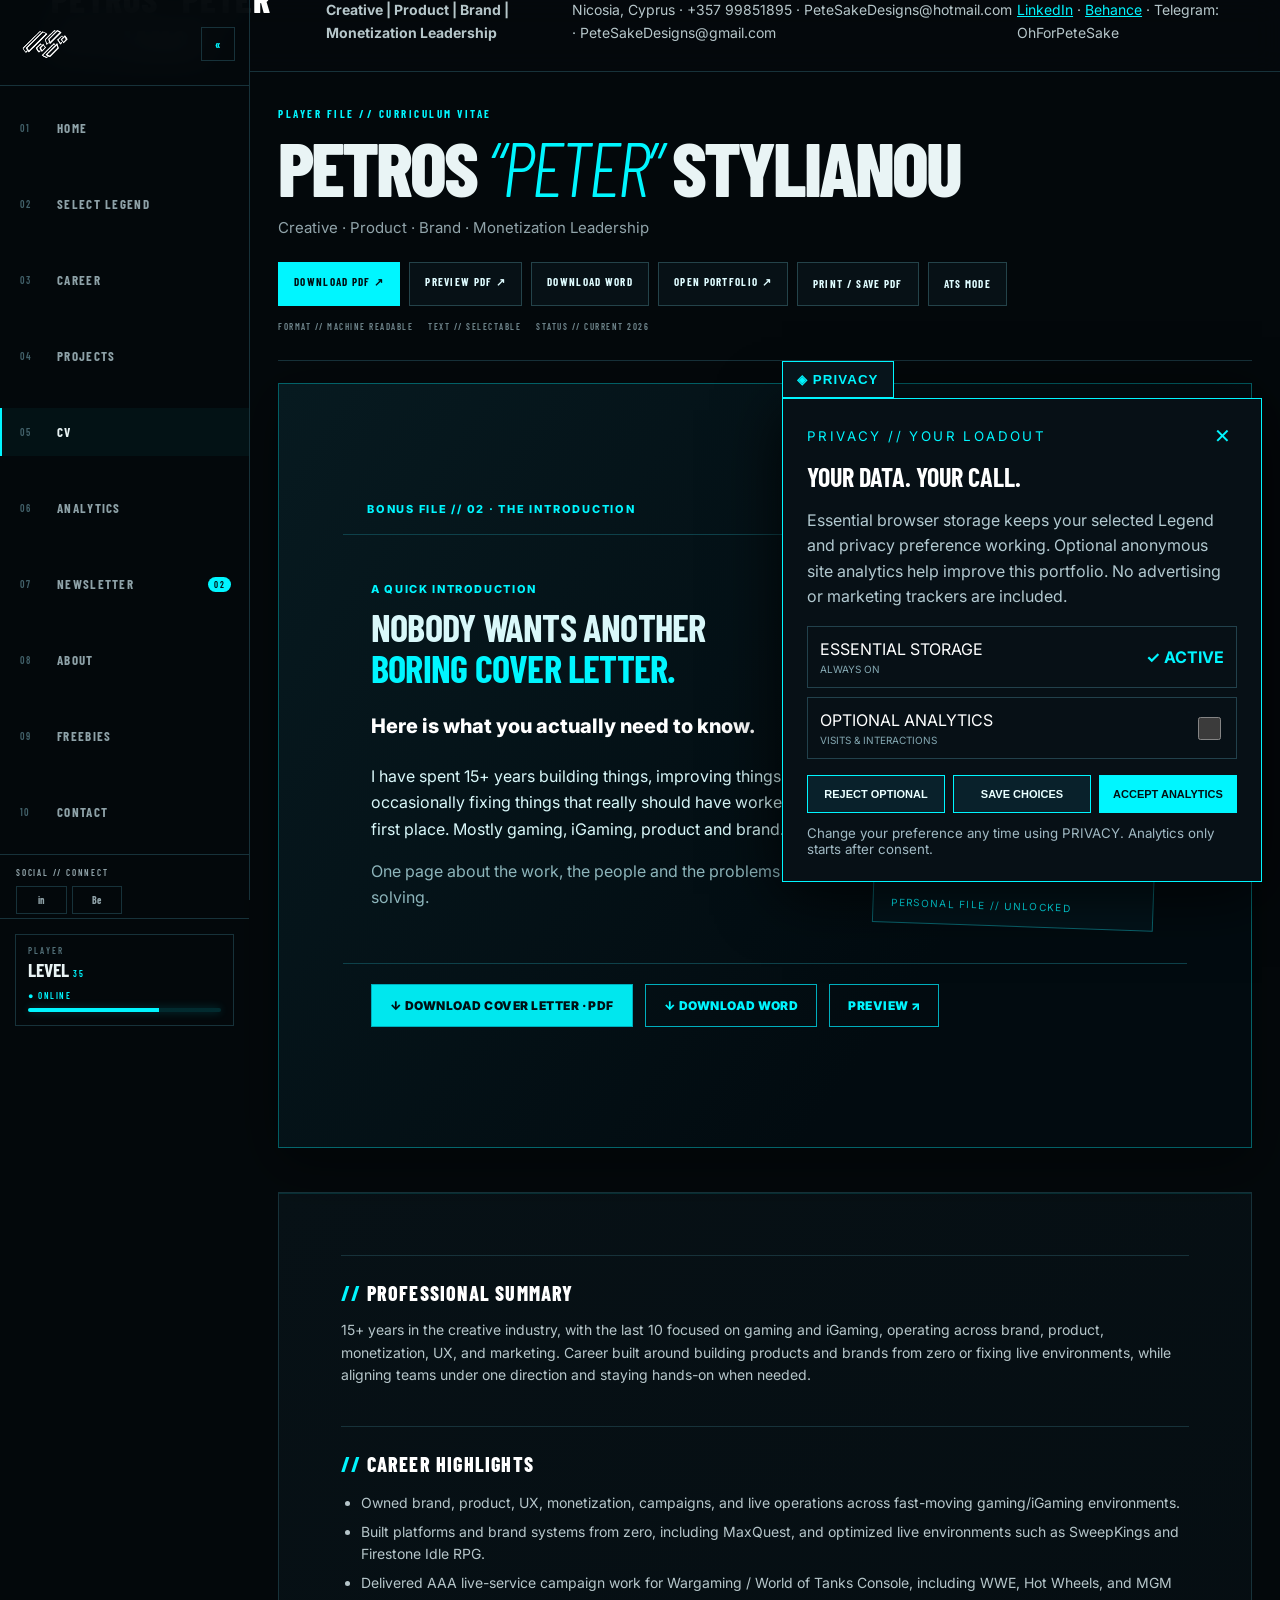
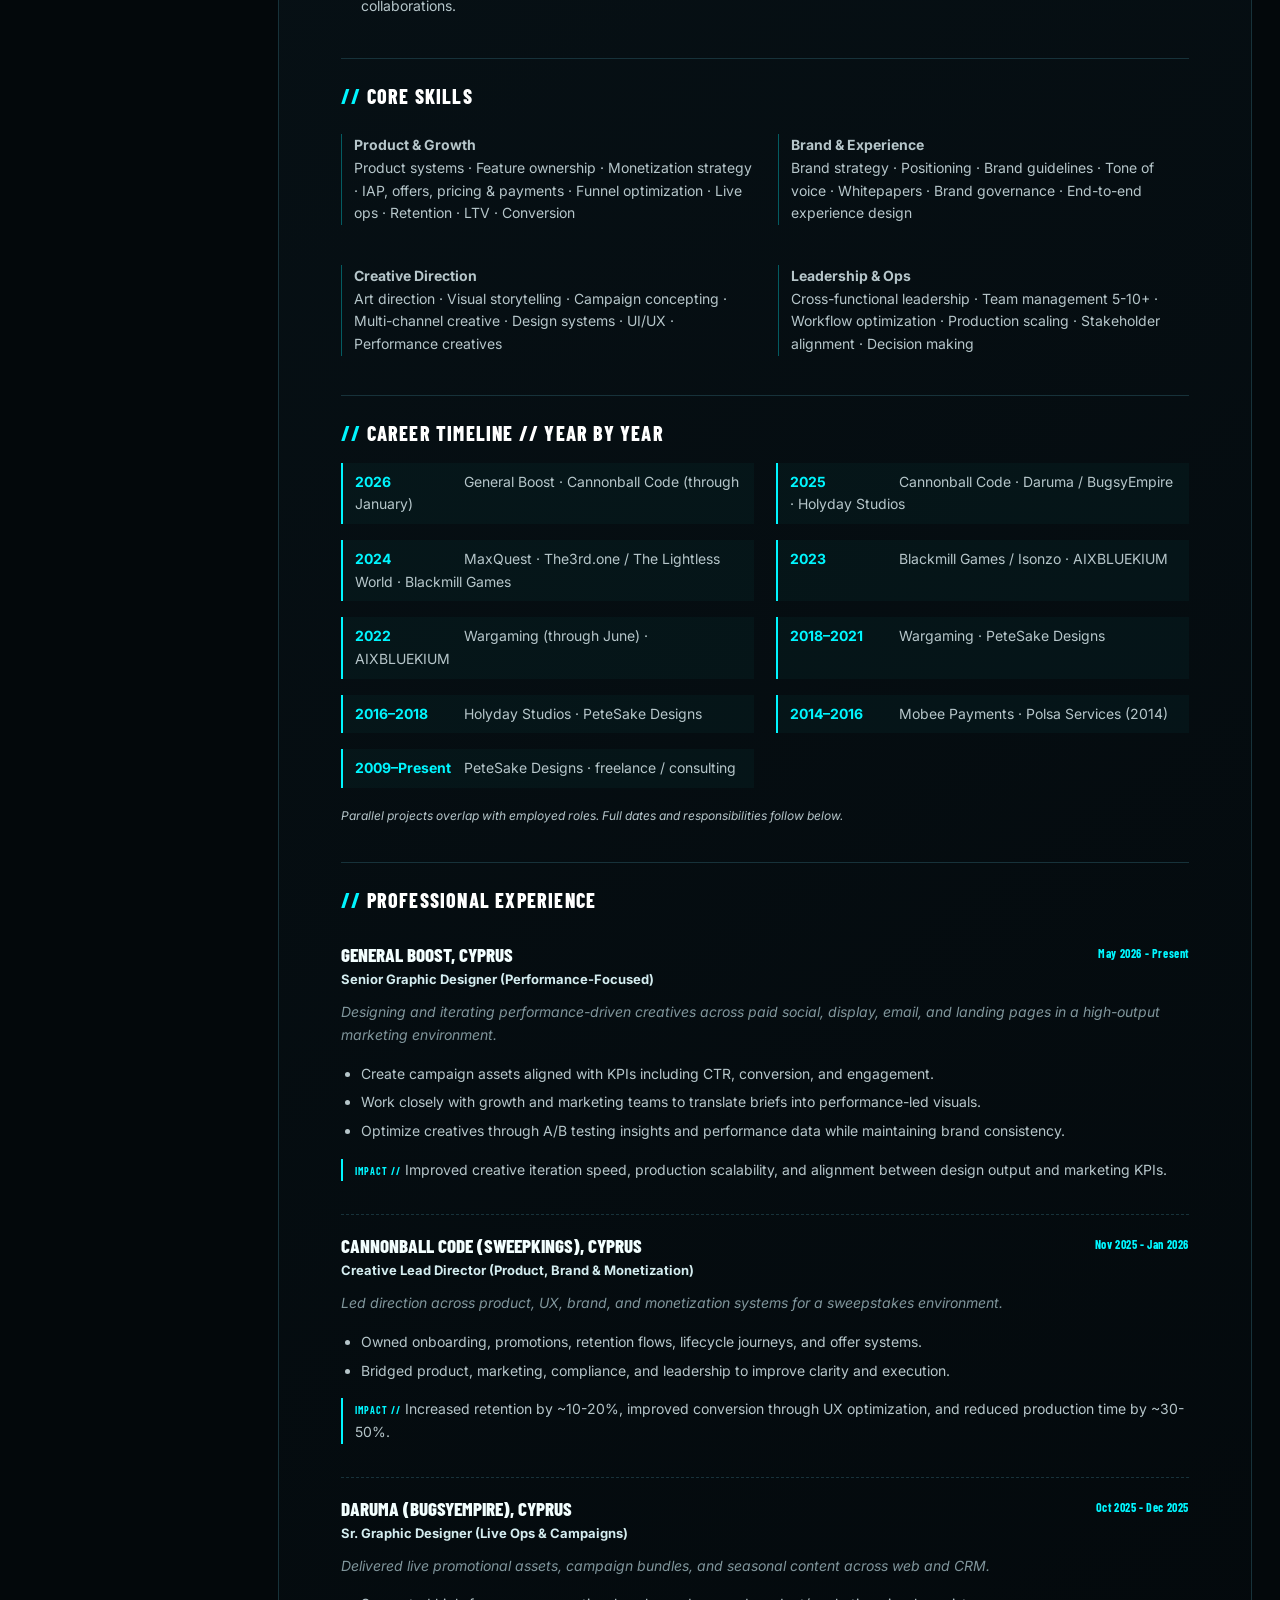
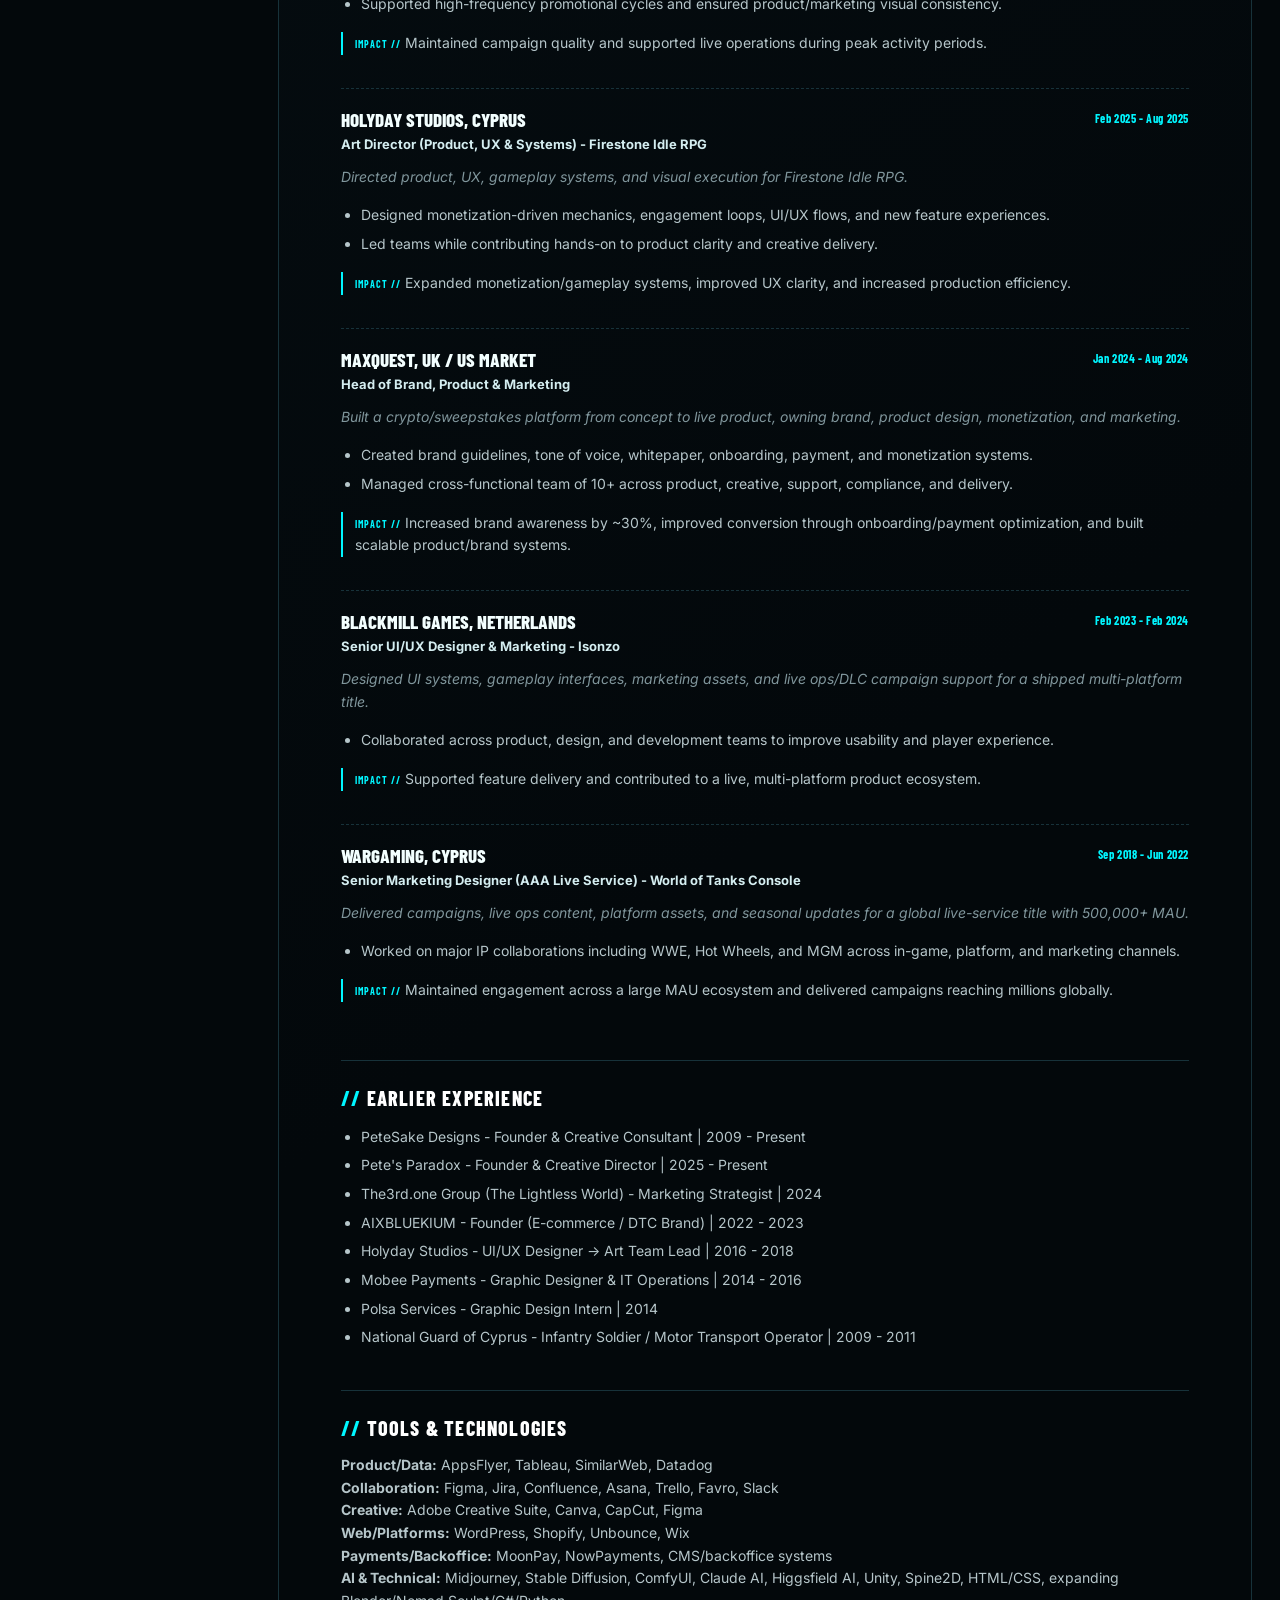
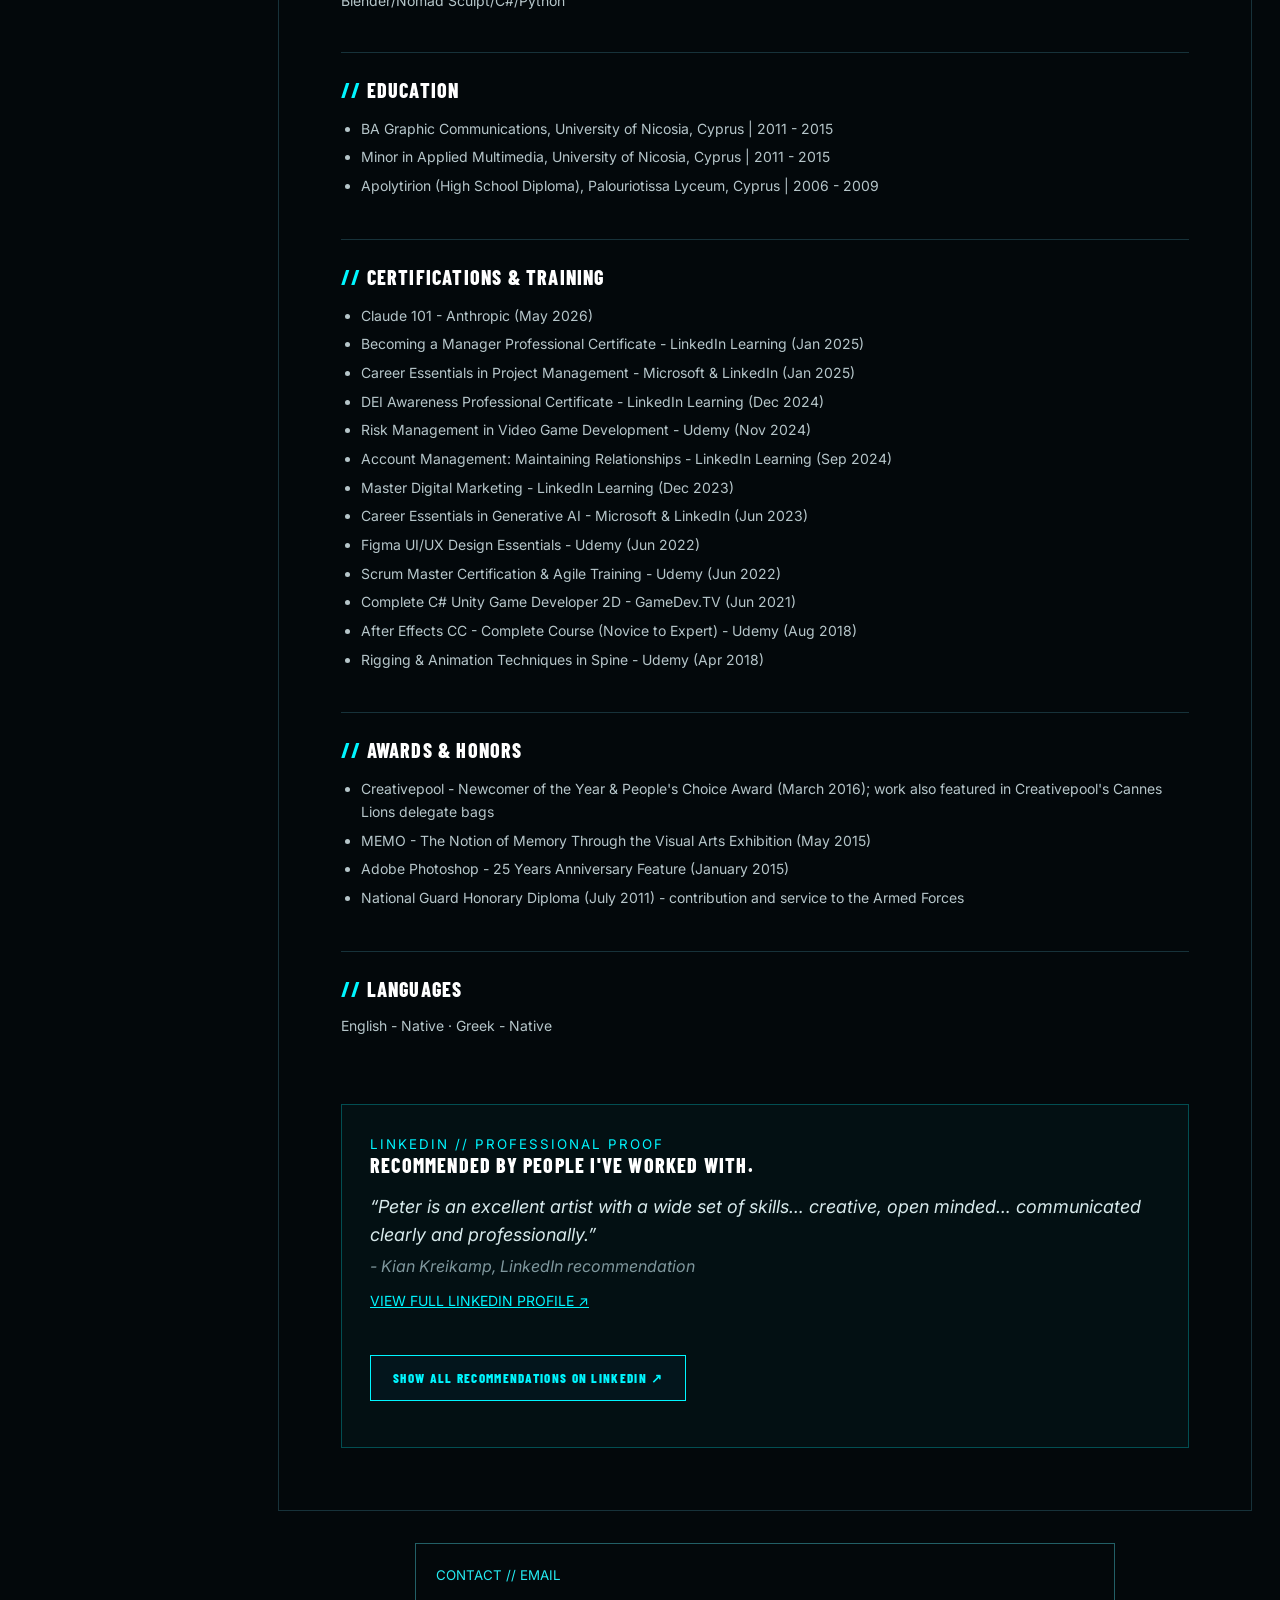
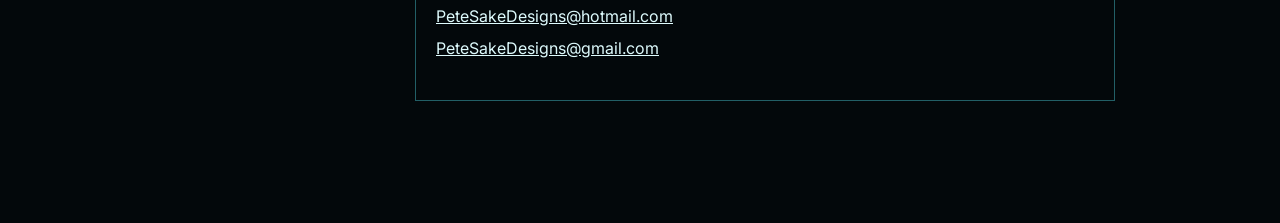
<file: cv.html>
<!DOCTYPE html>

<html lang="en"><head><meta charset="utf-8"/><meta content="width=device-width,initial-scale=1" name="viewport"/><title>CV | Petros “Peter” Stylianou</title><meta content="ATS-readable CV of Petros Stylianou. creative, product, brand and monetization leader across gaming and iGaming." name="description"/><link href="https://petesakedesigns.com/cv.html" rel="canonical"/><link href="assets/favicon.svg" rel="icon" type="image/svg+xml"/><link href="style.css" rel="stylesheet"/></head><body class="ofs-v26 cv-page"><aside aria-label="Primary navigation" class="hud-nav" id="hudNav"><div class="hud-brand"><a aria-label="OhForPeteSake home" href="index.html"><img alt="OhForPeteSake" src="assets/petesake.svg"/></a><button aria-expanded="true" aria-label="Minimize navigation" class="hud-collapse" id="hudCollapse">«</button></div><nav class="hud-links"><a data-label="HOME" href="index.html"><span>01</span><b>HOME</b></a><a data-label="SELECT LEGEND" href="index.html#legends"><span>02</span><b>SELECT LEGEND</b></a><a data-label="CAREER CAMPAIGN" href="index.html#career"><span>03</span><b>CAREER</b></a><a data-label="PROJECTS" href="index.html#work"><span>04</span><b>PROJECTS</b></a><a class="active" data-label="CV" href="cv.html"><span>05</span><b>CV</b></a><a data-label="ANALYTICS" href="analytics.html"><span>06</span><b>ANALYTICS</b></a><a data-label="NEWSLETTER" href="newsletter.html"><span>07</span><b>NEWSLETTER</b><i>02</i></a><a data-label="ABOUT" href="about.html"><span>08</span><b>ABOUT</b></a><a data-label="FREEBIES" href="freebies.html"><span>09</span><b>FREEBIES</b></a><a data-label="CONTACT" href="contact.html"><span>10</span><b>CONTACT</b></a></nav><div class="hud-social"><small>SOCIAL // CONNECT</small><div class="hud-social-links"><a href="https://www.linkedin.com/in/pstylianou/" rel="noopener" target="_blank">in</a><a href="https://www.behance.net/PeteSakeDesigns" rel="noopener" target="_blank">Be</a></div></div><div class="hud-bottom"><div class="mini-intel"><small>PLAYER</small><b>LEVEL <span data-player-level="">35</span></b><span>● ONLINE</span></div></div></aside><header class="mobile-bar"><a class="mobile-logo" href="index.html"><img alt="OhForPeteSake" src="assets/petesake.svg"/></a><button aria-controls="hudNav" aria-expanded="false" class="menu-toggle" id="menuToggle">MENU ☰</button></header><div class="nav-scrim" id="navScrim"></div><div class="site-shell"><main class="cv-main"><section class="cv-hero"><small>PLAYER FILE // CURRICULUM VITAE</small><h1>PETROS <em>“PETER”</em> STYLIANOU</h1><p>Creative · Product · Brand · Monetization Leadership</p><div class="cv-actions"><a class="primary" data-no-transition="true" download="Petros_Stylianou_ATS_CV_2026.pdf" href="downloads/Petros_Stylianou_ATS_CV_2026.pdf" rel="noopener noreferrer" target="_blank">DOWNLOAD PDF ↗</a><a data-no-transition="true" href="downloads/Petros_Stylianou_ATS_CV_2026.pdf" rel="noopener noreferrer" target="_blank">PREVIEW PDF ↗</a><a data-no-transition="true" download="" href="downloads/Petros_Stylianou_ATS_CV_2026.docx">DOWNLOAD WORD</a><a data-no-transition="true" href="https://tinyurl.com/petesakedesigns" rel="noopener noreferrer" target="_blank" title="Open Peter’s portfolio">OPEN PORTFOLIO ↗</a><button id="printCv" type="button">PRINT / SAVE PDF</button><button aria-pressed="false" id="atsToggle" type="button">ATS MODE</button></div><div class="cv-status"><span>FORMAT // MACHINE READABLE</span><span>TEXT // SELECTABLE</span><span>STATUS // CURRENT 2026</span></div></section><section aria-label="Cover letter and personal statement" class="cover-statement"><div class="cover-statement__top"><span class="cover-statement__eyebrow">BONUS FILE // 02 · THE INTRODUCTION</span><span class="cover-statement__status">READY TO DOWNLOAD</span></div><div class="cover-statement__body"><div class="cover-statement__copy"><p class="cover-statement__kicker">A QUICK INTRODUCTION</p><h2>NOBODY WANTS ANOTHER<br/><em>BORING COVER LETTER.</em></h2><p class="cover-statement__lead">Here is what you actually need to know.</p><p>I have spent 15+ years building things, improving things and occasionally fixing things that really should have worked in the first place. Mostly gaming, iGaming, product and brand.</p><p class="cover-statement__note">One page about the work, the people and the problems I like solving.</p></div><div aria-hidden="true" class="cover-statement__visual"><span class="cover-statement__filetype">PETE // 02</span><strong>THE<br/>STATEMENT<span>.</span></strong><span class="cover-statement__stamp">THE SHORT VERSION<br/>WHAT I DO</span><span class="cover-statement__corner">PERSONAL FILE // UNLOCKED</span></div></div><div class="cover-statement__actions"><a class="primary" data-no-transition="true" download="Petros_Stylianou_Cover_Statement_2026.pdf" href="downloads/Petros_Stylianou_Cover_Statement_2026.pdf">↓ DOWNLOAD COVER LETTER · PDF</a><a data-no-transition="true" download="Petros_Stylianou_Cover_Statement_2026.docx" href="downloads/Petros_Stylianou_Cover_Statement_2026.docx">↓ DOWNLOAD WORD</a><a data-no-transition="true" href="downloads/Petros_Stylianou_Cover_Statement_2026.pdf" rel="noopener noreferrer" target="_blank">PREVIEW ↗</a></div></section><div aria-label="ATS preview controls" class="ats-preview-controls" id="atsPreviewControls"><button id="atsExit" type="button">← EXIT ATS MODE</button><a href="index.html">HOME</a></div><article class="cv-sheet" id="cvSheet"><header class="cv-identity"><h2>Petros “Peter” Stylianou</h2><p><b>Creative | Product | Brand | Monetization Leadership</b></p><p>Nicosia, Cyprus · +357 99851895 · PeteSakeDesigns@hotmail.com · PeteSakeDesigns@gmail.com</p><p><a href="https://www.linkedin.com/in/pstylianou/">LinkedIn</a> · <a href="https://www.behance.net/PeteSakeDesigns">Behance</a> · Telegram: OhForPeteSake</p></header><section><h2>PROFESSIONAL SUMMARY</h2><p>15+ years in the creative industry, with the last 10 focused on gaming and iGaming, operating across brand, product, monetization, UX, and marketing. Career built around building products and brands from zero or fixing live environments, while aligning teams under one direction and staying hands-on when needed.</p></section><section><h2>CAREER HIGHLIGHTS</h2><ul><li>Owned brand, product, UX, monetization, campaigns, and live operations across fast-moving gaming/iGaming environments.</li><li>Built platforms and brand systems from zero, including MaxQuest, and optimized live environments such as SweepKings and Firestone Idle RPG.</li><li>Delivered AAA live-service campaign work for Wargaming / World of Tanks Console, including WWE, Hot Wheels, and MGM collaborations.</li></ul></section><section><h2>CORE SKILLS</h2><div class="cv-skill-grid"><p><b>Product &amp; Growth</b><br/>Product systems · Feature ownership · Monetization strategy · IAP, offers, pricing &amp; payments · Funnel optimization · Live ops · Retention · LTV · Conversion</p><p><b>Brand &amp; Experience</b><br/>Brand strategy · Positioning · Brand guidelines · Tone of voice · Whitepapers · Brand governance · End-to-end experience design</p><p><b>Creative Direction</b><br/>Art direction · Visual storytelling · Campaign concepting · Multi-channel creative · Design systems · UI/UX · Performance creatives</p><p><b>Leadership &amp; Ops</b><br/>Cross-functional leadership · Team management 5-10+ · Workflow optimization · Production scaling · Stakeholder alignment · Decision making</p></div></section><section class="cv-chronology"><h2>CAREER TIMELINE // YEAR BY YEAR</h2><div class="cv-year-grid">
<p><b>2026</b> General Boost · Cannonball Code (through January)</p>
<p><b>2025</b> Cannonball Code · Daruma / BugsyEmpire · Holyday Studios</p>
<p><b>2024</b> MaxQuest · The3rd.one / The Lightless World · Blackmill Games</p>
<p><b>2023</b> Blackmill Games / Isonzo · AIXBLUEKIUM</p>
<p><b>2022</b> Wargaming (through June) · AIXBLUEKIUM</p>
<p><b>2018–2021</b> Wargaming · PeteSake Designs</p>
<p><b>2016–2018</b> Holyday Studios · PeteSake Designs</p>
<p><b>2014–2016</b> Mobee Payments · Polsa Services (2014)</p>
<p><b>2009–Present</b> PeteSake Designs · freelance / consulting</p>
</div><p class="cv-chronology-note">Parallel projects overlap with employed roles. Full dates and responsibilities follow below.</p></section><section><h2>PROFESSIONAL EXPERIENCE</h2><article class="cv-role"><div class="cv-role-heading"><div><h3>General Boost, Cyprus</h3><strong>Senior Graphic Designer (Performance-Focused)</strong></div><time>May 2026 - Present</time></div><p class="cv-desc">Designing and iterating performance-driven creatives across paid social, display, email, and landing pages in a high-output marketing environment.</p><ul><li>Create campaign assets aligned with KPIs including CTR, conversion, and engagement.</li><li>Work closely with growth and marketing teams to translate briefs into performance-led visuals.</li><li>Optimize creatives through A/B testing insights and performance data while maintaining brand consistency.</li></ul><p class="impact"><b>IMPACT //</b> Improved creative iteration speed, production scalability, and alignment between design output and marketing KPIs.</p></article><article class="cv-role"><div class="cv-role-heading"><div><h3>Cannonball Code (SweepKings), Cyprus</h3><strong>Creative Lead Director (Product, Brand &amp; Monetization)</strong></div><time>Nov 2025 - Jan 2026</time></div><p class="cv-desc">Led direction across product, UX, brand, and monetization systems for a sweepstakes environment.</p><ul><li>Owned onboarding, promotions, retention flows, lifecycle journeys, and offer systems.</li><li>Bridged product, marketing, compliance, and leadership to improve clarity and execution.</li></ul><p class="impact"><b>IMPACT //</b> Increased retention by ~10-20%, improved conversion through UX optimization, and reduced production time by ~30-50%.</p></article><article class="cv-role"><div class="cv-role-heading"><div><h3>Daruma (BugsyEmpire), Cyprus</h3><strong>Sr. Graphic Designer (Live Ops &amp; Campaigns)</strong></div><time>Oct 2025 - Dec 2025</time></div><p class="cv-desc">Delivered live promotional assets, campaign bundles, and seasonal content across web and CRM.</p><ul><li>Supported high-frequency promotional cycles and ensured product/marketing visual consistency.</li></ul><p class="impact"><b>IMPACT //</b> Maintained campaign quality and supported live operations during peak activity periods.</p></article><article class="cv-role"><div class="cv-role-heading"><div><h3>Holyday Studios, Cyprus</h3><strong>Art Director (Product, UX &amp; Systems) - Firestone Idle RPG</strong></div><time>Feb 2025 - Aug 2025</time></div><p class="cv-desc">Directed product, UX, gameplay systems, and visual execution for Firestone Idle RPG.</p><ul><li>Designed monetization-driven mechanics, engagement loops, UI/UX flows, and new feature experiences.</li><li>Led teams while contributing hands-on to product clarity and creative delivery.</li></ul><p class="impact"><b>IMPACT //</b> Expanded monetization/gameplay systems, improved UX clarity, and increased production efficiency.</p></article><article class="cv-role"><div class="cv-role-heading"><div><h3>MaxQuest, UK / US Market</h3><strong>Head of Brand, Product &amp; Marketing</strong></div><time>Jan 2024 - Aug 2024</time></div><p class="cv-desc">Built a crypto/sweepstakes platform from concept to live product, owning brand, product design, monetization, and marketing.</p><ul><li>Created brand guidelines, tone of voice, whitepaper, onboarding, payment, and monetization systems.</li><li>Managed cross-functional team of 10+ across product, creative, support, compliance, and delivery.</li></ul><p class="impact"><b>IMPACT //</b> Increased brand awareness by ~30%, improved conversion through onboarding/payment optimization, and built scalable product/brand systems.</p></article><article class="cv-role"><div class="cv-role-heading"><div><h3>Blackmill Games, Netherlands</h3><strong>Senior UI/UX Designer &amp; Marketing - Isonzo</strong></div><time>Feb 2023 - Feb 2024</time></div><p class="cv-desc">Designed UI systems, gameplay interfaces, marketing assets, and live ops/DLC campaign support for a shipped multi-platform title.</p><ul><li>Collaborated across product, design, and development teams to improve usability and player experience.</li></ul><p class="impact"><b>IMPACT //</b> Supported feature delivery and contributed to a live, multi-platform product ecosystem.</p></article><article class="cv-role"><div class="cv-role-heading"><div><h3>Wargaming, Cyprus</h3><strong>Senior Marketing Designer (AAA Live Service) - World of Tanks Console</strong></div><time>Sep 2018 - Jun 2022</time></div><p class="cv-desc">Delivered campaigns, live ops content, platform assets, and seasonal updates for a global live-service title with 500,000+ MAU.</p><ul><li>Worked on major IP collaborations including WWE, Hot Wheels, and MGM across in-game, platform, and marketing channels.</li></ul><p class="impact"><b>IMPACT //</b> Maintained engagement across a large MAU ecosystem and delivered campaigns reaching millions globally.</p></article></section><section><h2>EARLIER EXPERIENCE</h2><ul><li>PeteSake Designs - Founder &amp; Creative Consultant | 2009 - Present</li><li>Pete's Paradox - Founder &amp; Creative Director | 2025 - Present</li><li>The3rd.one Group (The Lightless World) - Marketing Strategist | 2024</li><li>AIXBLUEKIUM - Founder (E-commerce / DTC Brand) | 2022 - 2023</li><li>Holyday Studios - UI/UX Designer -&gt; Art Team Lead | 2016 - 2018</li><li>Mobee Payments - Graphic Designer &amp; IT Operations | 2014 - 2016</li><li>Polsa Services - Graphic Design Intern | 2014</li><li>National Guard of Cyprus - Infantry Soldier / Motor Transport Operator | 2009 - 2011</li></ul></section><section><h2>TOOLS &amp; TECHNOLOGIES</h2><p><b>Product/Data:</b> AppsFlyer, Tableau, SimilarWeb, Datadog<br/><b>Collaboration:</b> Figma, Jira, Confluence, Asana, Trello, Favro, Slack<br/><b>Creative:</b> Adobe Creative Suite, Canva, CapCut, Figma<br/><b>Web/Platforms:</b> WordPress, Shopify, Unbounce, Wix<br/><b>Payments/Backoffice:</b> MoonPay, NowPayments, CMS/backoffice systems<br/><b>AI &amp; Technical:</b> Midjourney, Stable Diffusion, ComfyUI, Claude AI, Higgsfield AI, Unity, Spine2D, HTML/CSS, expanding Blender/Nomad Sculpt/C#/Python</p></section><section><h2>EDUCATION</h2><ul><li>BA Graphic Communications, University of Nicosia, Cyprus | 2011 - 2015</li><li>Minor in Applied Multimedia, University of Nicosia, Cyprus | 2011 - 2015</li><li>Apolytirion (High School Diploma), Palouriotissa Lyceum, Cyprus | 2006 - 2009</li></ul></section><section><h2>CERTIFICATIONS &amp; TRAINING</h2><ul><li>Claude 101 - Anthropic (May 2026)</li><li>Becoming a Manager Professional Certificate - LinkedIn Learning (Jan 2025)</li><li>Career Essentials in Project Management - Microsoft &amp; LinkedIn (Jan 2025)</li><li>DEI Awareness Professional Certificate - LinkedIn Learning (Dec 2024)</li><li>Risk Management in Video Game Development - Udemy (Nov 2024)</li><li>Account Management: Maintaining Relationships - LinkedIn Learning (Sep 2024)</li><li>Master Digital Marketing - LinkedIn Learning (Dec 2023)</li><li>Career Essentials in Generative AI - Microsoft &amp; LinkedIn (Jun 2023)</li><li>Figma UI/UX Design Essentials - Udemy (Jun 2022)</li><li>Scrum Master Certification &amp; Agile Training - Udemy (Jun 2022)</li><li>Complete C# Unity Game Developer 2D - GameDev.TV (Jun 2021)</li><li>After Effects CC - Complete Course (Novice to Expert) - Udemy (Aug 2018)</li><li>Rigging &amp; Animation Techniques in Spine - Udemy (Apr 2018)</li></ul></section><section><h2>AWARDS &amp; HONORS</h2><ul><li>Creativepool - Newcomer of the Year &amp; People's Choice Award (March 2016); work also featured in Creativepool's Cannes Lions delegate bags</li><li>MEMO - The Notion of Memory Through the Visual Arts Exhibition (May 2015)</li><li>Adobe Photoshop - 25 Years Anniversary Feature (January 2015)</li><li>National Guard Honorary Diploma (July 2011) - contribution and service to the Armed Forces</li></ul></section><section><h2>LANGUAGES</h2><p>English - Native · Greek - Native</p></section><aside class="linkedin-proof"><small>LINKEDIN // PROFESSIONAL PROOF</small><h2>RECOMMENDED BY PEOPLE I'VE WORKED WITH.</h2><blockquote>“Peter is an excellent artist with a wide set of skills… creative, open minded… communicated clearly and professionally.”</blockquote><cite>- Kian Kreikamp, LinkedIn recommendation</cite><p><a href="https://www.linkedin.com/in/pstylianou/" rel="noopener" target="_blank">VIEW FULL LINKEDIN PROFILE ↗</a></p><p><a class="recommendations-all-link" href="https://www.linkedin.com/in/pstylianou/details/recommendations/" rel="noopener noreferrer" target="_blank">SHOW ALL RECOMMENDATIONS ON LINKEDIN ↗</a></p></aside></article><section aria-label="Email contacts" class="contact-dual-emails"><small>CONTACT // EMAIL</small><p><a href="mailto:PeteSakeDesigns@hotmail.com">PeteSakeDesigns@hotmail.com</a><br/><a href="mailto:PeteSakeDesigns@gmail.com">PeteSakeDesigns@gmail.com</a></p></section></main></div><script src="telemetry-config.js"></script><script src="script.js"></script><script>document.getElementById('printCv').addEventListener('click',()=>window.print());const atsToggle=document.getElementById('atsToggle');const atsExit=document.getElementById('atsExit');const setAtsMode=(on)=>{document.body.classList.toggle('ats-preview',on);atsToggle.setAttribute('aria-pressed',String(on));};atsToggle.addEventListener('click',()=>setAtsMode(!document.body.classList.contains('ats-preview')));atsExit.addEventListener('click',()=>setAtsMode(false));document.addEventListener('keydown',e=>{if(e.key==='Escape'&&document.body.classList.contains('ats-preview'))setAtsMode(false)});</script><script defer="" src="cookie-consent.js"></script></body></html>
</file>
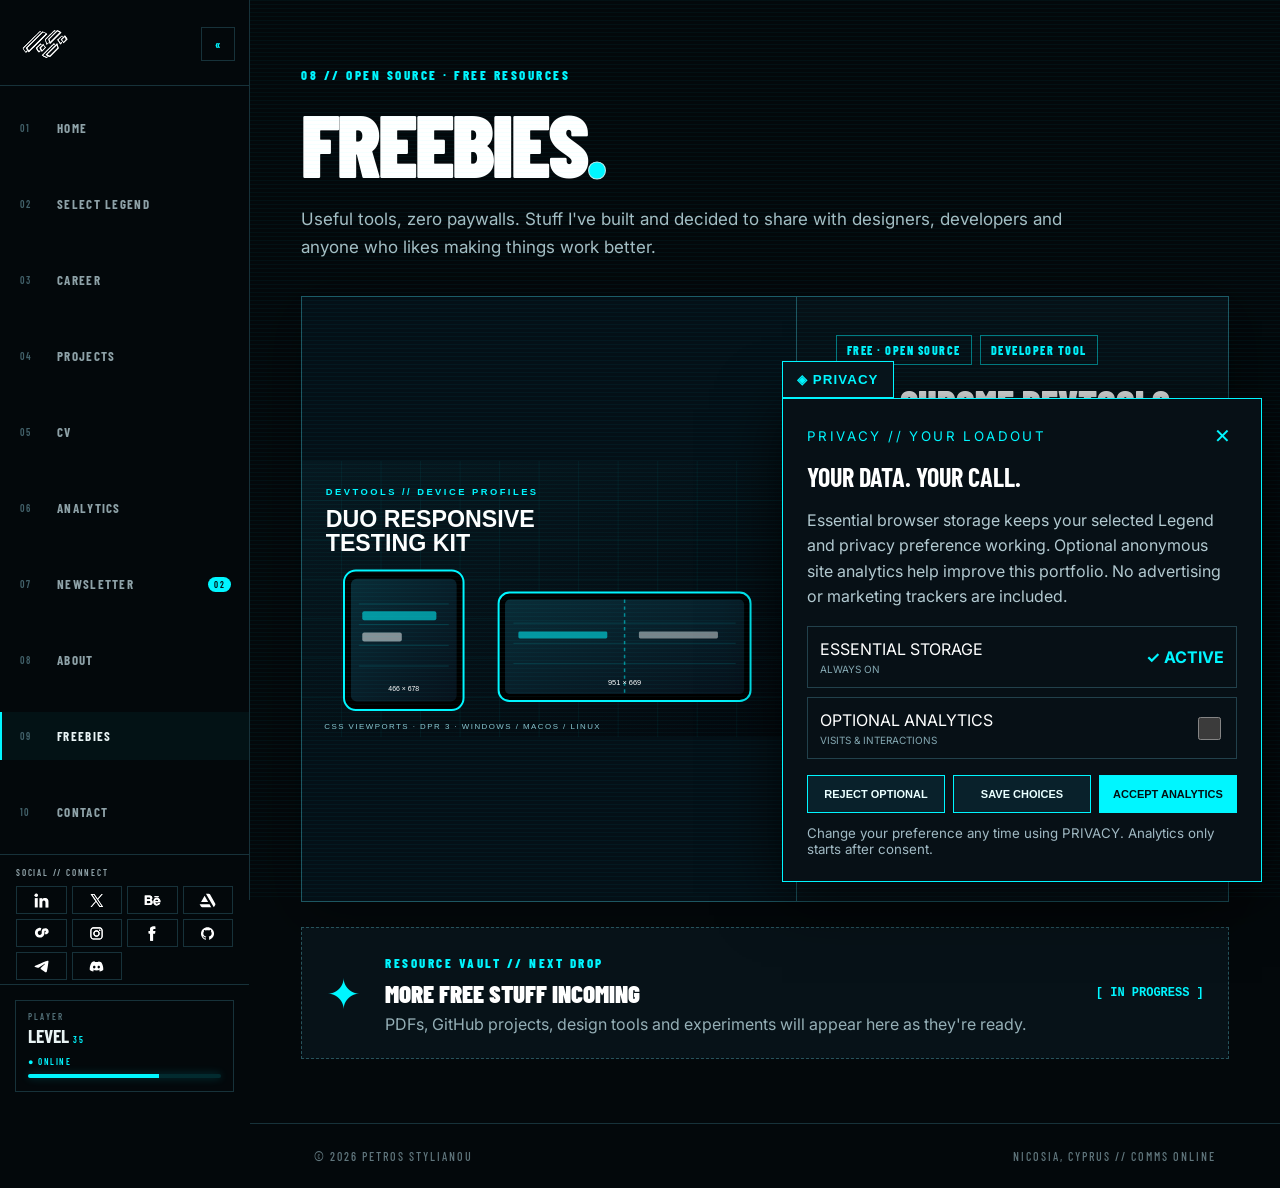
<file: freebies.html>
<!DOCTYPE html>

<html lang="en"><head><meta charset="utf-8"/><meta content="width=device-width,initial-scale=1" name="viewport"/><title>Freebies &amp; Developer Tools | PeteSake Designs</title><meta content="Free Chrome DevTools device profiles and developer tools from PeteSake Designs. Download Duo responsive testing presets for Windows, macOS and Linux." name="description"/><link href="https://petesakedesigns.com/freebies.html" rel="canonical"/><meta content="website" property="og:type"/><meta content="Freebies &amp; Open-Source Tools | PeteSake Designs" property="og:title"/><meta content="Free developer tools and resources. Explore Duo responsive testing profiles for Chrome DevTools." property="og:description"/><meta content="https://petesakedesigns.com/freebies.html" property="og:url"/><meta content="PeteSake Designs" property="og:site_name"/><meta content="https://petesakedesigns.com/assets/og-cover.webp" property="og:image"/><meta content="1671" property="og:image:width"/><meta content="941" property="og:image:height"/><meta content="summary_large_image" name="twitter:card"/><meta content="https://petesakedesigns.com/assets/og-cover.webp" name="twitter:image"/><meta content="Freebies &amp; Developer Tools | PeteSake Designs" name="twitter:title"/><meta content="Free Chrome DevTools profiles for responsive Duo layouts and more open-source resources." name="twitter:description"/><meta content="#05090c" name="theme-color"/><link href="assets/favicon.svg" rel="icon" type="image/svg+xml"/><link href="style.css" rel="stylesheet"/><script type="application/ld+json">{"@context":"https://schema.org","@type":"Person","name":"Petros Stylianou","alternateName":["Peter Stylianou","Pete Stylianou","PeteSake"],"url":"https://petesakedesigns.com/","email":"PeteSakeDesigns@hotmail.com","jobTitle":"Creative, Product & Brand Leader","sameAs":["https://www.linkedin.com/in/pstylianou/","https://www.behance.net/PeteSakeDesigns","https://x.com/PeteSakeDesigns","https://www.artstation.com/petesakedesigns","https://creativepool.com/PeterStylianou","https://instagram.com/ohforpetesake91","https://www.facebook.com/peter.stylianou.5","https://github.com/OhForPeteSake","https://t.me/OhForPeteSake","https://discordapp.com/users/333248309697445889"]}</script></head><body class="ofs-v17 ofs-v22 ofs-v23 ofs-v29 ofs-v30 ofs-v305-3"><div aria-hidden="true" class="site-loader" id="siteLoader"><div class="site-loader-noise"></div><div class="site-loader-core"><div class="site-loader-kicker">PETESAKE // SYSTEM BOOT <span>v30.6</span></div><img alt="" src="assets/petesake.svg"/><div class="site-loader-msg" data-loader-msg="">INITIALIZING PLAYER PROFILE...</div><div class="site-loader-track"><i class="site-loader-fill"></i></div><div class="site-loader-meta"><span>PLAYER // PETROS “PETER” STYLIANOU</span><b data-loader-pct="">0%</b></div></div></div><aside aria-label="Primary navigation" class="hud-nav" id="hudNav"><div class="hud-brand"><a aria-label="OhForPeteSake home" href="index.html"><img alt="OhForPeteSake" src="assets/petesake.svg"/></a><button aria-expanded="true" aria-label="Minimize navigation" class="hud-collapse" id="hudCollapse">«</button></div><nav class="hud-links"><a data-label="HOME" href="index.html"><span>01</span><b>HOME</b></a><a data-label="SELECT LEGEND" href="index.html#legends"><span>02</span><b>SELECT LEGEND</b></a><a data-label="CAREER CAMPAIGN" href="index.html#career"><span>03</span><b>CAREER</b></a><a data-label="PROJECTS" href="index.html#work"><span>04</span><b>PROJECTS</b></a><a data-label="CV" href="cv.html"><span>05</span><b>CV</b></a><a data-label="ANALYTICS" href="analytics.html"><span>06</span><b>ANALYTICS</b></a><a data-label="NEWSLETTER" href="newsletter.html"><span>07</span><b>NEWSLETTER</b><i>02</i></a><a data-label="ABOUT" href="about.html"><span>08</span><b>ABOUT</b></a><a class="active" data-label="FREEBIES" href="freebies.html"><span>09</span><b>FREEBIES</b></a><a data-label="CONTACT" href="contact.html"><span>10</span><b>CONTACT</b></a></nav><div aria-label="Social and portfolio links" class="hud-social"><small>SOCIAL // CONNECT</small><div class="hud-social-links"><a aria-label="LinkedIn" href="https://www.linkedin.com/in/pstylianou/" rel="noopener noreferrer" target="_blank"><img alt="" src="assets/social/linkedin.svg"/></a><a aria-label="X" href="https://x.com/PeteSakeDesigns" rel="noopener noreferrer" target="_blank"><img alt="" src="assets/social/x.svg"/></a><a aria-label="Behance" href="https://www.behance.net/PeteSakeDesigns" rel="noopener noreferrer" target="_blank"><img alt="" src="assets/social/behance.svg"/></a><a aria-label="ArtStation" href="https://www.artstation.com/petesakedesigns" rel="noopener noreferrer" target="_blank"><img alt="" src="assets/social/artstation.svg"/></a><a aria-label="Creativepool" href="https://creativepool.com/PeterStylianou" rel="noopener noreferrer" target="_blank"><img alt="" src="assets/social/creativepool.svg"/></a><a aria-label="Instagram" href="https://instagram.com/ohforpetesake91" rel="noopener noreferrer" target="_blank"><img alt="" src="assets/social/instagram.svg"/></a><a aria-label="Facebook" href="https://www.facebook.com/peter.stylianou.5" rel="noopener noreferrer" target="_blank"><img alt="" src="assets/social/facebook.svg"/></a><a aria-label="GitHub" href="https://github.com/OhForPeteSake" rel="noopener noreferrer" target="_blank"><img alt="" src="assets/social/github.svg"/></a><a aria-label="Telegram" href="https://t.me/OhForPeteSake" rel="noopener noreferrer" target="_blank"><img alt="" src="assets/social/telegram.svg"/></a><a aria-label="Discord" href="https://discordapp.com/users/333248309697445889" rel="noopener noreferrer" target="_blank"><img alt="" src="assets/social/discord.svg"/></a></div></div><div class="hud-bottom"><div class="mini-intel"><small>PLAYER</small><b>LEVEL <span data-player-level="">35</span></b><span>● ONLINE</span></div></div></aside><header class="mobile-bar"><a class="mobile-logo" href="index.html"><img alt="OhForPeteSake" src="assets/petesake.svg"/></a><button aria-controls="hudNav" aria-expanded="false" class="menu-toggle" id="menuToggle">MENU ☰</button></header><div class="nav-scrim" id="navScrim"></div><div class="scan"></div><div class="site-shell"><main><section class="freebies-main"><div class="freebies-hub"><div class="freebies-intro"><small>08 // OPEN SOURCE · FREE RESOURCES</small><h1>FREEBIES<span>.</span></h1><p>Useful tools, zero paywalls. Stuff I've built and decided to share with designers, developers and anyone who likes making things work better.</p></div><article class="freebie-feature"><a aria-label="Explore Duo Chrome DevTools Profiles on GitHub" class="freebie-art" href="https://github.com/OhForPeteSake/iphone-duo-chrome-devtools-profiles" rel="noopener noreferrer" target="_blank"><img alt="Illustrated preview of Duo outer and inner Chrome DevTools device profiles" loading="eager" src="assets/freebies/duo-devtools-preview.svg"/></a><div class="freebie-copy"><div class="freebie-tags"><span>FREE · OPEN SOURCE</span><span>DEVELOPER TOOL</span></div><h2>DUO CHROME DEVTOOLS PROFILES</h2><p>Responsive device profiles for testing Duo-style outer and inner screen layouts in Chrome DevTools. Includes setup options for Windows, macOS and Linux, plus manual configuration and troubleshooting.</p><div class="freebie-specs"><span><b>OUTER</b> 466 × 678 CSS px</span><span><b>INNER</b> 951 × 669 CSS px</span><span><b>DPR</b> 3</span></div><a class="freebie-cta" href="https://github.com/OhForPeteSake/iphone-duo-chrome-devtools-profiles" rel="noopener noreferrer" target="_blank">VIEW FREE PROJECT ON GITHUB ↗</a><p class="freebie-disclaimer">Community-made viewport presets for responsive testing; not an official Apple product or a substitute for testing on real hardware.</p></div></article><div class="freebie-upcoming"><span aria-hidden="true" class="freebie-pulse">✦</span><div><small>RESOURCE VAULT // NEXT DROP</small><h2>MORE FREE STUFF INCOMING</h2><p>PDFs, GitHub projects, design tools and experiments will appear here as they're ready.</p></div><span class="freebie-status">[ IN PROGRESS ]</span></div></div></section></main><footer>© 2026 PETROS STYLIANOU <span>NICOSIA, CYPRUS // COMMS ONLINE</span></footer></div><script src="telemetry-config.js"></script><script src="script.js"></script><script defer="" src="cookie-consent.js"></script></body></html>
</file>
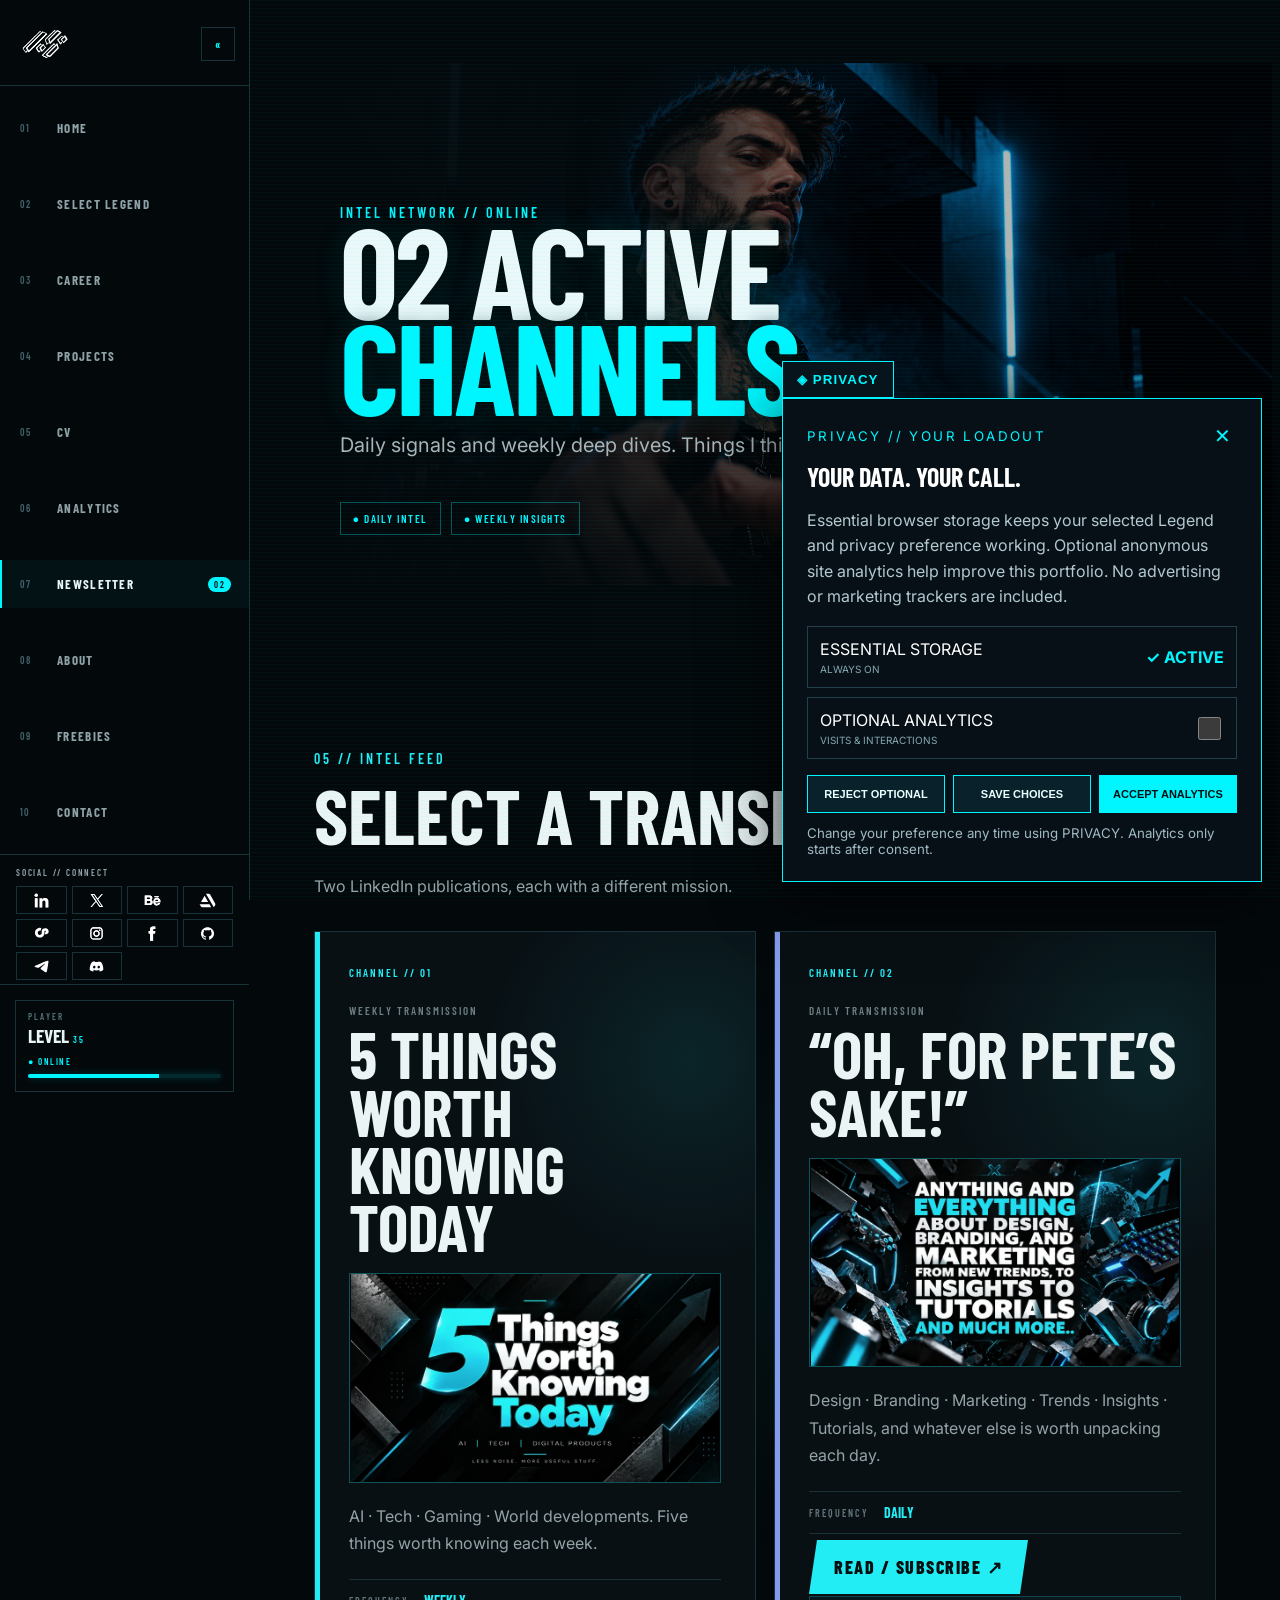
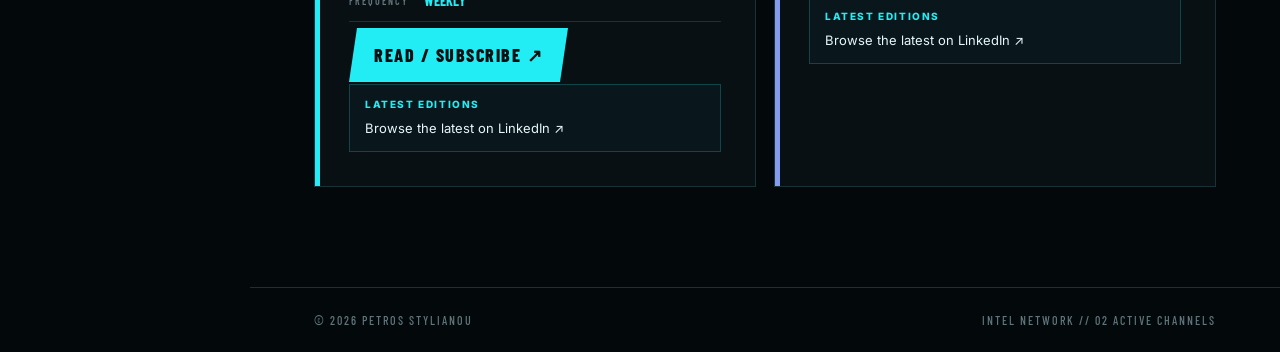
<file: newsletter.html>
<!DOCTYPE html>

<html lang="en"><head><meta charset="utf-8"/><meta content="width=device-width,initial-scale=1" name="viewport"/><title>Newsletters | Petros “Peter” Stylianou. PeteSake Designs</title><meta content="Read Petros Stylianou’s two LinkedIn newsletters: 5 Things Worth Knowing Today and Oh, for Pete’s sake! covering AI, tech, gaming, design, branding and marketing." name="description"/><link href="https://petesakedesigns.com/newsletter.html" rel="canonical"/><meta content="website" property="og:type"/><meta content="Newsletters | Petros “Peter” Stylianou. PeteSake Designs" property="og:title"/><meta content="Read Petros Stylianou’s two LinkedIn newsletters: 5 Things Worth Knowing Today and Oh, for Pete’s sake! covering AI, tech, gaming, design, branding and marketing." property="og:description"/><meta content="https://petesakedesigns.com/newsletter.html" property="og:url"/><meta content="PeteSake Designs" property="og:site_name"/><meta content="https://petesakedesigns.com/assets/og-cover.webp" property="og:image"/><meta content="1671" property="og:image:width"/><meta content="941" property="og:image:height"/><meta content="summary_large_image" name="twitter:card"/><meta content="https://petesakedesigns.com/assets/og-cover.webp" name="twitter:image"/><meta content="Newsletters | Petros “Peter” Stylianou. PeteSake Designs" name="twitter:title"/><meta content="Read Petros Stylianou’s two LinkedIn newsletters: 5 Things Worth Knowing Today and Oh, for Pete’s sake! covering AI, tech, gaming, design, branding and marketing." name="twitter:description"/><meta content="#05090c" name="theme-color"/><link href="assets/favicon.svg" rel="icon" type="image/svg+xml"/><link href="style.css" rel="stylesheet"/><script type="application/ld+json">{"@context":"https://schema.org","@type":"Person","name":"Petros Stylianou","alternateName":["Peter Stylianou","Pete Stylianou","PeteSake"],"url":"https://petesakedesigns.com/","email":"PeteSakeDesigns@hotmail.com","jobTitle":"Creative, Product & Brand Leader","sameAs":["https://www.linkedin.com/in/pstylianou/","https://www.behance.net/PeteSakeDesigns","https://x.com/PeteSakeDesigns","https://www.artstation.com/petesakedesigns","https://creativepool.com/PeterStylianou","https://instagram.com/ohforpetesake91","https://www.facebook.com/peter.stylianou.5","https://github.com/OhForPeteSake","https://t.me/OhForPeteSake","https://discordapp.com/users/333248309697445889"]}</script></head><body class="ofs-v17 ofs-v22 ofs-v23 ofs-v29 ofs-v30 ofs-v305-3"><div aria-hidden="true" class="site-loader" id="siteLoader"><div class="site-loader-noise"></div><div class="site-loader-core"><div class="site-loader-kicker">PETESAKE // SYSTEM BOOT <span>v30.6</span></div><img alt="" src="assets/petesake.svg"/><div class="site-loader-msg" data-loader-msg="">INITIALIZING PLAYER PROFILE...</div><div class="site-loader-track"><i class="site-loader-fill"></i></div><div class="site-loader-meta"><span>PLAYER // PETROS “PETER” STYLIANOU</span><b data-loader-pct="">0%</b></div></div></div><aside aria-label="Primary navigation" class="hud-nav" id="hudNav"><div class="hud-brand"><a aria-label="OhForPeteSake home" href="index.html"><img alt="OhForPeteSake" src="assets/petesake.svg"/></a><button aria-expanded="true" aria-label="Minimize navigation" class="hud-collapse" id="hudCollapse">«</button></div><nav class="hud-links"><a data-label="HOME" href="index.html"><span>01</span><b>HOME</b></a><a data-label="SELECT LEGEND" href="index.html#legends"><span>02</span><b>SELECT LEGEND</b></a><a data-label="CAREER CAMPAIGN" href="index.html#career"><span>03</span><b>CAREER</b></a><a data-label="PROJECTS" href="index.html#work"><span>04</span><b>PROJECTS</b></a><a data-label="CV" href="cv.html"><span>05</span><b>CV</b></a><a data-label="ANALYTICS" href="analytics.html"><span>06</span><b>ANALYTICS</b></a><a data-label="NEWSLETTER" href="newsletter.html"><span>07</span><b>NEWSLETTER</b><i>02</i></a><a data-label="ABOUT" href="about.html"><span>08</span><b>ABOUT</b></a><a data-label="FREEBIES" href="freebies.html"><span>09</span><b>FREEBIES</b></a><a data-label="CONTACT" href="contact.html"><span>10</span><b>CONTACT</b></a></nav><div aria-label="Social and portfolio links" class="hud-social"><small>SOCIAL // CONNECT</small><div class="hud-social-links"><a aria-label="LinkedIn" href="https://www.linkedin.com/in/pstylianou/" rel="noopener noreferrer" target="_blank"><img alt="" src="assets/social/linkedin.svg"/></a><a aria-label="X" href="https://x.com/PeteSakeDesigns" rel="noopener noreferrer" target="_blank"><img alt="" src="assets/social/x.svg"/></a><a aria-label="Behance" href="https://www.behance.net/PeteSakeDesigns" rel="noopener noreferrer" target="_blank"><img alt="" src="assets/social/behance.svg"/></a><a aria-label="ArtStation" href="https://www.artstation.com/petesakedesigns" rel="noopener noreferrer" target="_blank"><img alt="" src="assets/social/artstation.svg"/></a><a aria-label="Creativepool" href="https://creativepool.com/PeterStylianou" rel="noopener noreferrer" target="_blank"><img alt="" src="assets/social/creativepool.svg"/></a><a aria-label="Instagram" href="https://instagram.com/ohforpetesake91" rel="noopener noreferrer" target="_blank"><img alt="" src="assets/social/instagram.svg"/></a><a aria-label="Facebook" href="https://www.facebook.com/peter.stylianou.5" rel="noopener noreferrer" target="_blank"><img alt="" src="assets/social/facebook.svg"/></a><a aria-label="GitHub" href="https://github.com/OhForPeteSake" rel="noopener noreferrer" target="_blank"><img alt="" src="assets/social/github.svg"/></a><a aria-label="Telegram" href="https://t.me/OhForPeteSake" rel="noopener noreferrer" target="_blank"><img alt="" src="assets/social/telegram.svg"/></a><a aria-label="Discord" href="https://discordapp.com/users/333248309697445889" rel="noopener noreferrer" target="_blank"><img alt="" src="assets/social/discord.svg"/></a></div></div><div class="hud-bottom"><div class="mini-intel"><small>PLAYER</small><b>LEVEL <span data-player-level="">35</span></b><span>● ONLINE</span></div></div></aside><header class="mobile-bar"><a class="mobile-logo" href="index.html"><img alt="OhForPeteSake" src="assets/petesake.svg"/></a><button aria-controls="hudNav" aria-expanded="false" class="menu-toggle" id="menuToggle">MENU ☰</button></header><div class="nav-scrim" id="navScrim"></div><div class="scan"></div><div class="site-shell"><main><section class="hero subhero newsletter-hero"><div class="eyebrow">INTEL NETWORK // ONLINE</div><h1>02 ACTIVE<br/><span>CHANNELS.</span></h1><p class="lead">Daily signals and weekly deep dives. Things I think are actually worth your time.</p><div class="transmission-status"><span>● DAILY INTEL</span><span>● WEEKLY INSIGHTS</span></div></section><section class="newsletter-section"><div class="section-title"><small>05 // INTEL FEED</small><h2>SELECT A TRANSMISSION</h2><p>Two LinkedIn publications, each with a different mission.</p></div><div class="newsletter-grid"><article class="newsletter-card"><div class="channel-no">CHANNEL // 01</div><div class="frequency">WEEKLY TRANSMISSION</div><h2>5 THINGS WORTH<br/>KNOWING TODAY</h2><img alt="5 Things Worth Knowing Today newsletter cover" class="newsletter-cover" loading="lazy" src="assets/newsletters/channel-01.webp"/><p>AI · Tech · Gaming · World developments. Five things worth knowing each week.</p><div class="signal"><span>FREQUENCY</span><b>WEEKLY</b></div><a class="cta" href="https://www.linkedin.com/newsletters/5-things-worth-knowing-today-7505185005187366912/" rel="noopener" target="_blank">READ / SUBSCRIBE ↗</a><div class="newsletter-latest" data-feed="five" aria-live="polite"></div></article><article class="newsletter-card alt"><div class="channel-no">CHANNEL // 02</div><div class="frequency">DAILY TRANSMISSION</div><h2>“OH, FOR PETE’S<br/>SAKE!”</h2><img alt="Oh, For Pete’s Sake! newsletter cover" class="newsletter-cover" loading="lazy" src="assets/newsletters/channel-02.webp"/><p>Design · Branding · Marketing · Trends · Insights · Tutorials, and whatever else is worth unpacking each day.</p><div class="signal"><span>FREQUENCY</span><b>DAILY</b></div><a class="cta" href="https://www.linkedin.com/newsletters/oh-for-pete-s-sake-7141066293750804481/" rel="noopener" target="_blank">READ / SUBSCRIBE ↗</a><div class="newsletter-latest" data-feed="pete" aria-live="polite"></div></article></div></section></main><footer>© 2026 PETROS STYLIANOU <span>INTEL NETWORK // 02 ACTIVE CHANNELS</span></footer></div><script defer src="newsletter-latest.js"></script><script src="telemetry-config.js"></script><script src="script.js"></script><script defer="" src="cookie-consent.js"></script></body></html>
</file>
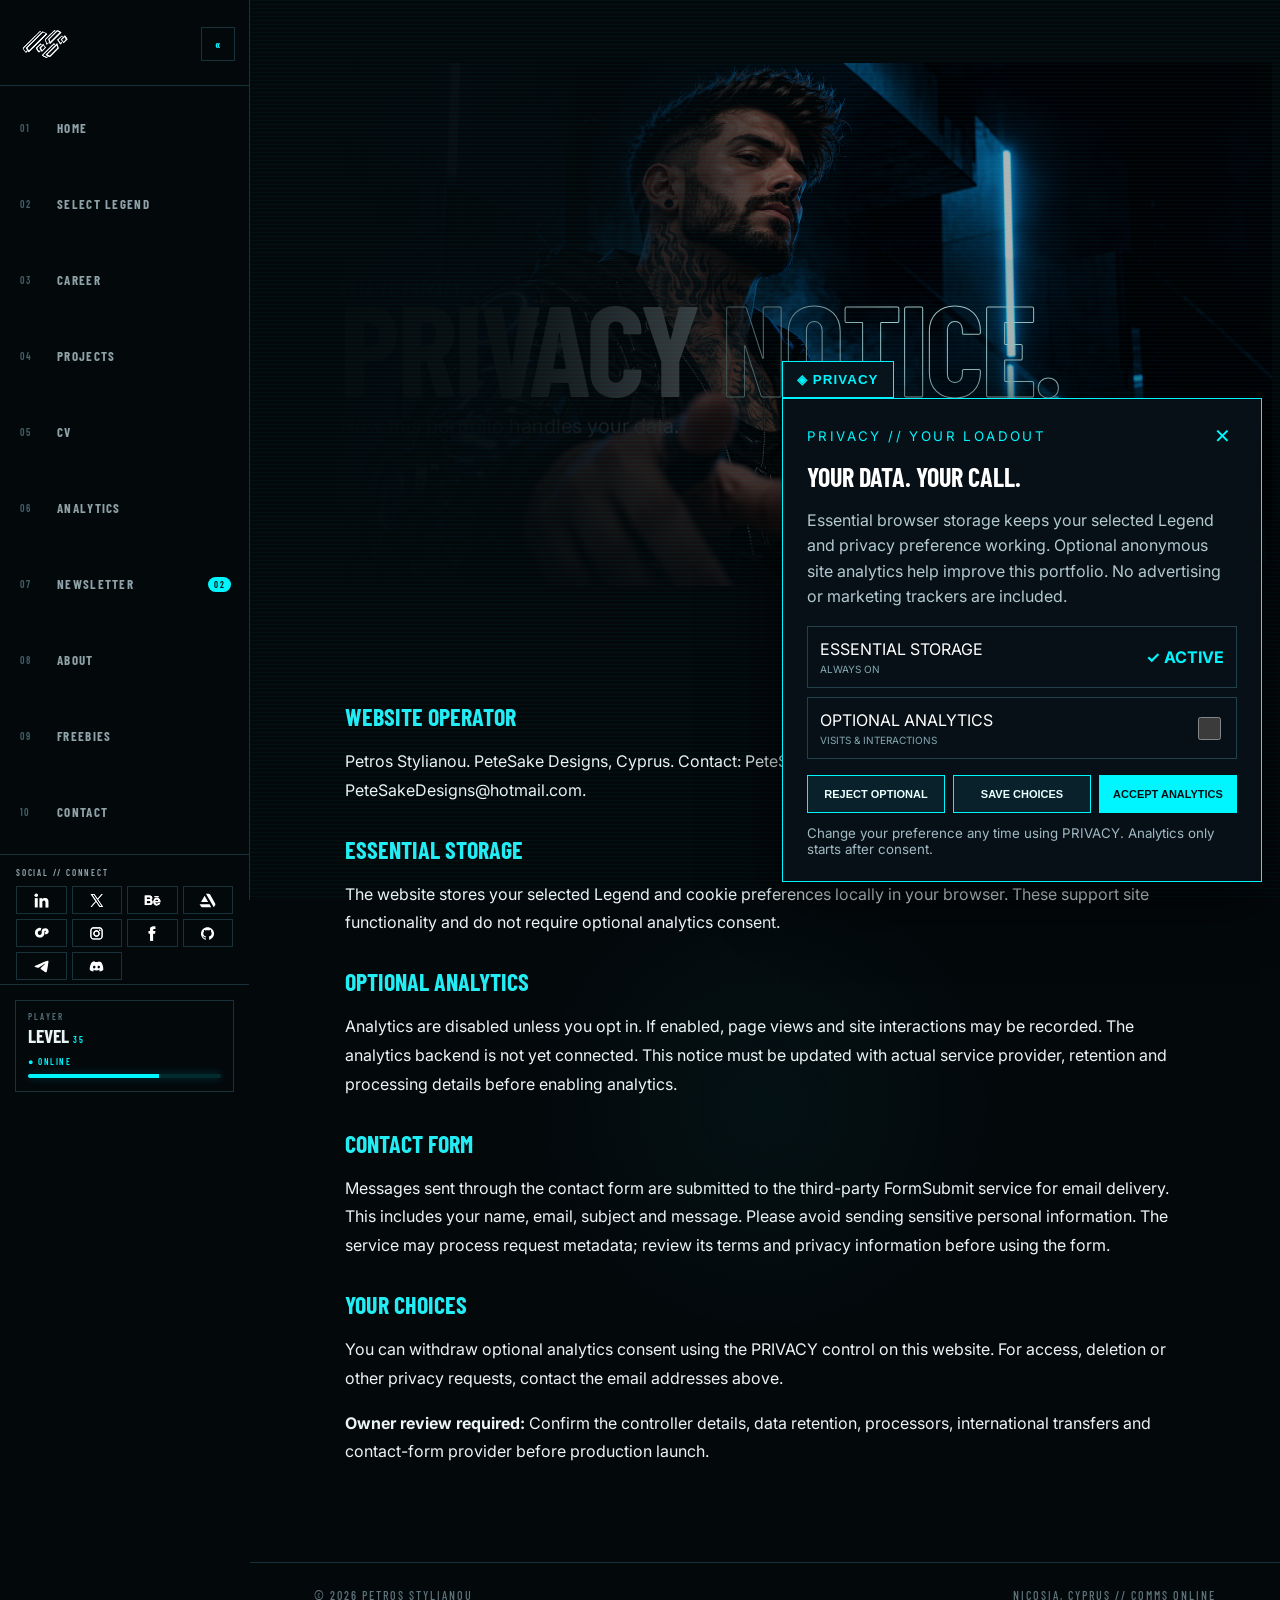
<file: privacy.html>
<!DOCTYPE html>

<html lang="en"><head><meta charset="utf-8"/><meta content="width=device-width,initial-scale=1" name="viewport"/><title>Privacy Notice | PeteSake Designs</title><meta content="Contact Petros Stylianou for creative, product, brand, gaming and iGaming opportunities, collaborations, consulting or a 30-minute call." name="description"/><link href="https://petesakedesigns.com/privacy.html" rel="canonical"/><meta content="website" property="og:type"/><meta content="Contact Petros Stylianou | PeteSake Designs" property="og:title"/><meta content="Contact Petros Stylianou for creative, product, brand, gaming and iGaming opportunities, collaborations, consulting or a 30-minute call." property="og:description"/><meta content="https://petesakedesigns.com/privacy.html" property="og:url"/><meta content="PeteSake Designs" property="og:site_name"/><meta content="https://petesakedesigns.com/assets/og-cover.webp" property="og:image"/><meta content="1671" property="og:image:width"/><meta content="941" property="og:image:height"/><meta content="summary_large_image" name="twitter:card"/><meta content="https://petesakedesigns.com/assets/og-cover.webp" name="twitter:image"/><meta content="Contact Petros Stylianou | PeteSake Designs" name="twitter:title"/><meta content="Contact Petros Stylianou for creative, product, brand, gaming and iGaming opportunities, collaborations, consulting or a 30-minute call." name="twitter:description"/><meta content="#05090c" name="theme-color"/><link href="assets/favicon.svg" rel="icon" type="image/svg+xml"/><link href="style.css" rel="stylesheet"/><script type="application/ld+json">{"@context":"https://schema.org","@type":"Person","name":"Petros Stylianou","alternateName":["Peter Stylianou","Pete Stylianou","PeteSake"],"url":"https://petesakedesigns.com/","email":"PeteSakeDesigns@hotmail.com","jobTitle":"Creative, Product & Brand Leader","sameAs":["https://www.linkedin.com/in/pstylianou/","https://www.behance.net/PeteSakeDesigns","https://x.com/PeteSakeDesigns","https://www.artstation.com/petesakedesigns","https://creativepool.com/PeterStylianou","https://instagram.com/ohforpetesake91","https://www.facebook.com/peter.stylianou.5","https://github.com/OhForPeteSake","https://t.me/OhForPeteSake","https://discordapp.com/users/333248309697445889"]}</script></head><body class="ofs-v17 ofs-v22 ofs-v23 ofs-v29 ofs-v30 ofs-v305-3"><div aria-hidden="true" class="site-loader" id="siteLoader"><div class="site-loader-noise"></div><div class="site-loader-core"><div class="site-loader-kicker">PETESAKE // SYSTEM BOOT <span>v30.6</span></div><img alt="" src="assets/petesake.svg"/><div class="site-loader-msg" data-loader-msg="">INITIALIZING PLAYER PROFILE...</div><div class="site-loader-track"><i class="site-loader-fill"></i></div><div class="site-loader-meta"><span>PLAYER // PETROS “PETER” STYLIANOU</span><b data-loader-pct="">0%</b></div></div></div><aside aria-label="Primary navigation" class="hud-nav" id="hudNav"><div class="hud-brand"><a aria-label="OhForPeteSake home" href="index.html"><img alt="OhForPeteSake" src="assets/petesake.svg"/></a><button aria-expanded="true" aria-label="Minimize navigation" class="hud-collapse" id="hudCollapse">«</button></div><nav class="hud-links"><a data-label="HOME" href="index.html"><span>01</span><b>HOME</b></a><a data-label="SELECT LEGEND" href="index.html#legends"><span>02</span><b>SELECT LEGEND</b></a><a data-label="CAREER CAMPAIGN" href="index.html#career"><span>03</span><b>CAREER</b></a><a data-label="PROJECTS" href="index.html#work"><span>04</span><b>PROJECTS</b></a><a data-label="CV" href="cv.html"><span>05</span><b>CV</b></a><a data-label="ANALYTICS" href="analytics.html"><span>06</span><b>ANALYTICS</b></a><a data-label="NEWSLETTER" href="newsletter.html"><span>07</span><b>NEWSLETTER</b><i>02</i></a><a data-label="ABOUT" href="about.html"><span>08</span><b>ABOUT</b></a><a data-label="FREEBIES" href="freebies.html"><span>09</span><b>FREEBIES</b></a><a data-label="CONTACT" href="contact.html"><span>10</span><b>CONTACT</b></a></nav><div aria-label="Social and portfolio links" class="hud-social"><small>SOCIAL // CONNECT</small><div class="hud-social-links"><a aria-label="LinkedIn" href="https://www.linkedin.com/in/pstylianou/" rel="noopener noreferrer" target="_blank"><img alt="" src="assets/social/linkedin.svg"/></a><a aria-label="X" href="https://x.com/PeteSakeDesigns" rel="noopener noreferrer" target="_blank"><img alt="" src="assets/social/x.svg"/></a><a aria-label="Behance" href="https://www.behance.net/PeteSakeDesigns" rel="noopener noreferrer" target="_blank"><img alt="" src="assets/social/behance.svg"/></a><a aria-label="ArtStation" href="https://www.artstation.com/petesakedesigns" rel="noopener noreferrer" target="_blank"><img alt="" src="assets/social/artstation.svg"/></a><a aria-label="Creativepool" href="https://creativepool.com/PeterStylianou" rel="noopener noreferrer" target="_blank"><img alt="" src="assets/social/creativepool.svg"/></a><a aria-label="Instagram" href="https://instagram.com/ohforpetesake91" rel="noopener noreferrer" target="_blank"><img alt="" src="assets/social/instagram.svg"/></a><a aria-label="Facebook" href="https://www.facebook.com/peter.stylianou.5" rel="noopener noreferrer" target="_blank"><img alt="" src="assets/social/facebook.svg"/></a><a aria-label="GitHub" href="https://github.com/OhForPeteSake" rel="noopener noreferrer" target="_blank"><img alt="" src="assets/social/github.svg"/></a><a aria-label="Telegram" href="https://t.me/OhForPeteSake" rel="noopener noreferrer" target="_blank"><img alt="" src="assets/social/telegram.svg"/></a><a aria-label="Discord" href="https://discordapp.com/users/333248309697445889" rel="noopener noreferrer" target="_blank"><img alt="" src="assets/social/discord.svg"/></a></div></div><div class="hud-bottom"><div class="mini-intel"><small>PLAYER</small><b>LEVEL <span data-player-level="">35</span></b><span>● ONLINE</span></div></div></aside><header class="mobile-bar"><a class="mobile-logo" href="index.html"><img alt="OhForPeteSake" src="assets/petesake.svg"/></a><button aria-controls="hudNav" aria-expanded="false" class="menu-toggle" id="menuToggle">MENU ☰</button></header><div class="nav-scrim" id="navScrim"></div><div class="scan"></div><div class="site-shell"><main><section class="hero subhero"><div class="eyebrow">DATA // PRIVACY</div><h1>PRIVACY <span>NOTICE.</span></h1><p class="lead">How this portfolio handles your data.</p></section><section class="privacy-content"><h2>Website operator</h2><p>Petros Stylianou. PeteSake Designs, Cyprus. Contact: PeteSakeDesigns@gmail.com or PeteSakeDesigns@hotmail.com.</p><h2>Essential storage</h2><p>The website stores your selected Legend and cookie preferences locally in your browser. These support site functionality and do not require optional analytics consent.</p><h2>Optional analytics</h2><p>Analytics are disabled unless you opt in. If enabled, page views and site interactions may be recorded. The analytics backend is not yet connected. This notice must be updated with actual service provider, retention and processing details before enabling analytics.</p><h2>Contact form</h2><p>Messages sent through the contact form are submitted to the third-party FormSubmit service for email delivery. This includes your name, email, subject and message. Please avoid sending sensitive personal information. The service may process request metadata; review its terms and privacy information before using the form.</p><h2>Your choices</h2><p>You can withdraw optional analytics consent using the PRIVACY control on this website. For access, deletion or other privacy requests, contact the email addresses above.</p><p><strong>Owner review required:</strong> Confirm the controller details, data retention, processors, international transfers and contact-form provider before production launch.</p></section></main><footer>© 2026 PETROS STYLIANOU <span>NICOSIA, CYPRUS // COMMS ONLINE</span></footer></div><script src="telemetry-config.js"></script><script src="script.js"></script><script defer="" src="cookie-consent.js"></script></body></html>
</file>
<file: style.css>
@import url('https://fonts.googleapis.com/css2?family=Barlow+Condensed:wght@400;500;600;700;800&family=Inter:wght@400;500;600&display=swap');
:root{--bg:#05090c;--panel:#0a1116;--line:#19303a;--text:#eaf8fa;--muted:#81949b;--cyan:#00f6ff;--cyan2:#008dff}*{box-sizing:border-box}html{scroll-behavior:smooth}body{margin:0;background:radial-gradient(circle at 50% 20%,#09212a 0,#05090c 35%,#030608 80%);color:var(--text);font-family:Inter,sans-serif}.scan{position:fixed;inset:0;pointer-events:none;z-index:20;opacity:.08;background:repeating-linear-gradient(0deg,transparent 0 3px,#00f6ff 4px)}header{height:72px;position:fixed;top:0;left:0;right:0;z-index:30;display:flex;align-items:center;padding:0 4vw;border-bottom:1px solid var(--line);background:#05090de8;backdrop-filter:blur(14px)}.mark{font:800 24px 'Barlow Condensed';color:#fff;text-decoration:none}.mark span,.role i,h2 span{color:var(--cyan)}nav{margin-left:auto;display:flex;gap:28px}nav a{color:#a9b7bb;text-decoration:none;font:600 15px 'Barlow Condensed';letter-spacing:1.5px}nav a:hover{color:var(--cyan)}#theme{margin-left:28px;border:1px solid var(--line);background:none;color:var(--cyan);padding:8px 12px}.hero{min-height:92vh;padding:18vh 7vw 8vh;display:flex;flex-direction:column;justify-content:center;background:linear-gradient(90deg,#05090c 0%,#05090ce8 50%,transparent),radial-gradient(circle at 72% 50%,#00f6ff18,transparent 25%)}.eyebrow,.section-title small,.final small{font:600 14px 'Barlow Condensed';letter-spacing:3px;color:var(--cyan)}h1,h2,h3{font-family:'Barlow Condensed';margin:0;text-transform:uppercase}h1{font-size:clamp(70px,10vw,150px);line-height:.75;letter-spacing:-3px}h1 span{color:transparent;-webkit-text-stroke:1px #bfeef0}.role{font:600 clamp(18px,2vw,30px) 'Barlow Condensed';letter-spacing:2px}.lead{color:#a7b4b8;font-size:20px}.cta{width:max-content;margin-top:30px;color:#021012;background:var(--cyan);padding:16px 25px;text-decoration:none;font:800 18px 'Barlow Condensed';letter-spacing:1.5px;clip-path:polygon(8px 0,100% 0,calc(100% - 8px) 100%,0 100%)}section{padding:100px 5vw}.section-title{max-width:900px;margin-bottom:35px}.section-title h2{font-size:clamp(42px,6vw,80px)}.section-title p{color:var(--muted)}.selector{display:grid;grid-template-columns:60px 1fr 60px;align-items:center}.stage{overflow:hidden;min-height:650px}.cards{display:flex;align-items:flex-end;justify-content:center;gap:8px;height:650px;transition:.45s ease}.legend-card{position:relative;flex:0 0 15%;height:560px;opacity:.28;filter:grayscale(.8);transition:.45s cubic-bezier(.2,.8,.2,1);cursor:pointer;border-bottom:1px solid var(--line)}.legend-card img{width:100%;height:100%;object-fit:contain;object-position:center bottom;filter:drop-shadow(0 0 15px #00f6ff15)}.legend-card.active{flex-basis:30%;height:640px;opacity:1;filter:none;z-index:4;border-bottom:2px solid var(--cyan)}.legend-card.active img{filter:drop-shadow(0 0 28px #00f6ff55)}.legend-card .tag{position:absolute;bottom:10px;left:10px;background:#061015dd;border-left:3px solid var(--cyan);padding:10px 12px;font:700 16px 'Barlow Condensed';letter-spacing:1px}.arrow{height:70px;border:1px solid var(--line);background:#081117;color:var(--cyan);font-size:50px}.profile{margin-top:25px;border:1px solid var(--line);background:linear-gradient(90deg,#091218,#061014);display:grid;grid-template-columns:1.3fr 1fr;gap:50px;padding:32px}.profile span{color:var(--cyan);font:600 13px 'Barlow Condensed';letter-spacing:2px}.profile h3{font-size:48px}.profile p{color:#a7b6ba;max-width:650px;line-height:1.7}.stat{display:grid;grid-template-columns:150px 1fr;align-items:center;margin:10px 0;font:600 14px 'Barlow Condensed';letter-spacing:1px}.bar{height:6px;background:#17242a}.bar i{display:block;height:100%;background:linear-gradient(90deg,var(--cyan2),var(--cyan))}.career{background:#05090c}.timeline{display:grid;gap:12px}.mission{display:grid;grid-template-columns:140px 1fr 230px;border:1px solid var(--line);background:#081015;padding:20px;transition:.2s}.mission:hover{border-color:#00f6ff88;transform:translateX(5px)}.mission time{color:var(--cyan);font:700 18px 'Barlow Condensed'}.mission h4{margin:0;font:700 25px 'Barlow Condensed'}.mission p,.mission aside{color:#82959b;font-size:13px;line-height:1.6}.mission aside{border-left:1px solid var(--line);padding-left:20px}.workgrid{display:grid;grid-template-columns:repeat(3,1fr);gap:12px}.work article{height:230px;border:1px solid var(--line);padding:25px;display:flex;flex-direction:column;justify-content:flex-end;background:linear-gradient(145deg,#0d171c,#05090c);transition:.25s}.work article:hover{border-color:var(--cyan);transform:translateY(-5px);box-shadow:0 15px 50px #00f6ff0d}.work b{font:700 32px 'Barlow Condensed'}.work span{color:var(--cyan);font:500 13px 'Barlow Condensed';letter-spacing:1px}.final{text-align:center;padding:140px 5vw}.final h2{font-size:clamp(45px,7vw,95px);line-height:.9;margin:25px 0}.final .cta{display:inline-block}footer{border-top:1px solid var(--line);padding:25px 5vw;color:#60767d;font:500 12px 'Barlow Condensed';letter-spacing:2px;display:flex;justify-content:space-between}@media(max-width:900px){nav{display:none}.hero{padding-left:6vw}.selector{grid-template-columns:40px 1fr 40px}.stage,.cards{height:520px;min-height:520px}.legend-card{flex-basis:10%;height:430px}.legend-card.active{flex-basis:65%;height:500px}.legend-card:not(.active) .tag{display:none}.profile{grid-template-columns:1fr}.mission{grid-template-columns:90px 1fr}.mission aside{grid-column:2;border:0;padding:0}.workgrid{grid-template-columns:1fr 1fr}}@media(max-width:600px){section{padding:75px 20px}.workgrid{grid-template-columns:1fr}.role{max-width:90%}.profile{padding:22px}.profile h3{font-size:38px}.legend-card{display:none}.legend-card.active{display:block;flex-basis:90%}}
/* V2 additions */
.timeline-head{display:flex;justify-content:space-between;align-items:end;gap:20px}.filters{display:flex;gap:8px;flex-wrap:wrap;margin-bottom:35px}.filter{border:1px solid var(--line);background:#071015;color:var(--muted);padding:9px 14px;font:600 13px 'Barlow Condensed';letter-spacing:1px;cursor:pointer}.filter.active,.filter:hover{border-color:var(--cyan);color:var(--cyan)}.mission{position:relative;overflow:hidden}.mission:before{content:'';position:absolute;left:0;top:0;bottom:0;width:2px;background:var(--cyan);opacity:.15}.mission:hover:before{opacity:1}.mission .impact{color:#b9c9cd}.mission .impact b{display:block;color:var(--cyan);font:600 11px 'Barlow Condensed';letter-spacing:2px;margin-bottom:5px}.earlier{margin-top:14px;border:1px dashed var(--line);padding:20px 25px;color:var(--muted)}.earlier b{color:var(--cyan);font-family:'Barlow Condensed';letter-spacing:1px}.project-grid{display:grid;grid-template-columns:repeat(3,1fr);gap:14px}.project-card{position:relative;min-height:360px;border:1px solid var(--line);overflow:hidden;background:#071015;cursor:pointer;transition:.3s}.project-card:hover{border-color:var(--cyan);transform:translateY(-5px)}.project-visual{position:absolute;inset:0;background:radial-gradient(circle at 70% 25%,#00f6ff18,transparent 35%),linear-gradient(145deg,#101b20,#04080a);display:grid;place-items:center;color:#28414a;font:700 80px 'Barlow Condensed'}.project-card.has-image .project-visual{background-size:cover;background-position:center}.project-overlay{position:absolute;inset:auto 0 0;padding:70px 22px 22px;background:linear-gradient(transparent,#030709 65%)}.project-no{color:var(--cyan);font:600 14px 'Barlow Condensed';letter-spacing:2px}.project-card h3{font-size:32px;margin-top:5px}.project-card p{margin:5px 0 0;color:#91a5aa;font-size:12px}.project-card .view{display:inline-block;margin-top:15px;color:var(--cyan);font:600 12px 'Barlow Condensed';letter-spacing:1.5px}.work-note{border-left:2px solid var(--cyan);padding:12px 16px;margin:-15px 0 30px;color:var(--muted);font-size:13px}.modal{position:fixed;inset:0;z-index:100;background:#020507ee;display:none;align-items:center;justify-content:center;padding:30px}.modal.open{display:flex}.modal-box{width:min(1000px,95vw);max-height:90vh;overflow:auto;border:1px solid var(--cyan);background:#071015;padding:30px;position:relative}.modal-close{position:absolute;right:18px;top:14px;border:0;background:none;color:var(--cyan);font-size:30px;cursor:pointer}.modal h3{font-size:48px}.modal p{color:#9bafb4;line-height:1.7}.project-gallery{display:grid;grid-template-columns:repeat(3,1fr);gap:10px;margin-top:20px}.gallery-slot{aspect-ratio:16/10;border:1px dashed #28505b;display:grid;place-items:center;color:#49656d;font:600 12px 'Barlow Condensed';letter-spacing:1px;background:#050b0e}.gallery-slot img{width:100%;height:100%;object-fit:cover}.legend-hint{text-align:center;color:#56717a;font:500 11px 'Barlow Condensed';letter-spacing:2px;margin-top:8px}@media(max-width:900px){.project-grid{grid-template-columns:1fr 1fr}.timeline-head{display:block}.project-gallery{grid-template-columns:1fr 1fr}}@media(max-width:600px){.project-grid,.project-gallery{grid-template-columns:1fr}.project-card{min-height:300px}}
/* V4 CAREER CAMPAIGN */
.campaign-key{display:flex;gap:18px;flex-wrap:wrap;margin:-10px 0 26px;color:#72878d;font:600 11px 'Barlow Condensed';letter-spacing:1.5px}.campaign-key span:nth-child(4){color:#ff8a8a}.petesake-track{position:relative;display:grid;grid-template-columns:auto auto 1fr auto;align-items:center;gap:12px;border:1px solid #00f6ff55;background:#061217;padding:18px 20px;margin-bottom:42px}.petesake-track b{color:var(--cyan);font:700 20px 'Barlow Condensed';letter-spacing:1px}.petesake-track span{font:600 12px 'Barlow Condensed';color:#8fa4aa}.petesake-track i{height:2px;background:linear-gradient(90deg,var(--cyan),#00f6ff55);box-shadow:0 0 12px #00f6ff66}.petesake-track em{grid-column:1/-1;color:#557078;font:500 10px 'Barlow Condensed';letter-spacing:2px;font-style:normal}.campaign-line{position:relative;display:grid;gap:16px;padding-left:44px}.campaign-line:before{content:'';position:absolute;left:15px;top:18px;bottom:18px;width:2px;background:linear-gradient(var(--cyan),#16404b 92%,var(--cyan));box-shadow:0 0 14px #00f6ff33}.campaign-event{position:relative;display:grid;grid-template-columns:145px 1fr;gap:20px;cursor:pointer}.event-node{position:absolute;left:-36px;top:22px;width:15px;height:15px;background:#061015;border:2px solid var(--cyan);transform:rotate(45deg);box-shadow:0 0 10px #00f6ff55}.campaign-event time{padding-top:19px;color:var(--cyan);font:700 15px 'Barlow Condensed';letter-spacing:1px}.event-card{position:relative;border:1px solid var(--line);background:linear-gradient(100deg,#081217,#060b0e);padding:17px 20px;transition:.25s;overflow:hidden}.event-card:before{content:'';position:absolute;inset:0 auto 0 0;width:2px;background:var(--cyan);opacity:.4}.campaign-event:hover .event-card{border-color:#00f6ff88;transform:translateX(5px)}.event-card small{color:#6d858c;font:600 10px 'Barlow Condensed';letter-spacing:2px}.event-card h4{font:700 25px 'Barlow Condensed';margin:3px 0}.event-card p{color:#899da3;margin:3px 0 8px}.event-card b{color:var(--cyan);font:600 11px 'Barlow Condensed';letter-spacing:1.5px}.event-card span{float:right;color:#58727a;font:600 10px 'Barlow Condensed';letter-spacing:1px}.campaign-event.side .event-card{margin-right:10%;opacity:.82}.campaign-event.founder .event-node{border-color:#b988ff}.campaign-event.founder .event-card:before{background:#b988ff}.campaign-event.break{margin:13px 0}.campaign-event.break .event-node{border-color:#ff6969;box-shadow:0 0 15px #ff404066}.campaign-event.break .event-card{border-color:#6a3034;background:linear-gradient(100deg,#190d10,#070b0d)}.campaign-event.break .event-card:before{width:4px;background:#ff5959}.campaign-event.break .event-card small,.campaign-event.break .event-card b{color:#ff8585}.campaign-event.break:after{content:'// SIGNAL INTERRUPTED';position:absolute;right:15px;top:11px;color:#ff676744;font:700 10px 'Barlow Condensed';letter-spacing:2px}.system-update{margin:45px 0 0 44px;border:1px solid #00f6ff55;background:radial-gradient(circle at 85% 20%,#00f6ff12,transparent 28%),#071015;padding:30px}.system-update small{color:var(--cyan);font:600 11px 'Barlow Condensed';letter-spacing:2px}.system-update h3{font-size:36px;margin-top:5px}.system-update p{max-width:850px;color:#91a4aa;line-height:1.7}.unlock-stats{display:flex;gap:10px;flex-wrap:wrap}.unlock-stats span{border:1px solid #00f6ff55;color:var(--cyan);padding:8px 12px;font:600 11px 'Barlow Condensed';letter-spacing:1px}.career-dossier #careerType{color:var(--cyan);font:600 12px 'Barlow Condensed';letter-spacing:2px}.dossier-meta{display:flex;gap:15px;flex-wrap:wrap;border-top:1px solid var(--line);border-bottom:1px solid var(--line);padding:13px 0;margin:12px 0}.dossier-meta b,.dossier-meta strong{color:var(--cyan);font:600 12px 'Barlow Condensed';letter-spacing:1px}.dossier-meta span{color:#92a5aa}.lesson{margin:20px 0}.lesson small{color:#ff8585;font:600 11px 'Barlow Condensed';letter-spacing:2px}.lesson blockquote{margin:8px 0;border-left:2px solid #ff6868;padding:10px 18px;color:#d7e2e4;font:500 18px 'Barlow Condensed';line-height:1.5}.skin-slot{margin-top:24px;min-height:140px;border:1px dashed #28505b;background:radial-gradient(circle at 80% 50%,#00f6ff10,transparent 25%);padding:24px;display:flex;flex-direction:column;justify-content:end}.skin-slot span{color:#5c7a82;font:600 10px 'Barlow Condensed';letter-spacing:2px}.skin-slot b{color:var(--cyan);font:700 27px 'Barlow Condensed';margin:4px 0}.skin-slot small{color:#5e747a}@media(max-width:700px){.campaign-event{grid-template-columns:1fr}.campaign-event time{padding-top:0}.campaign-event.side .event-card{margin-right:0}.campaign-line{padding-left:32px}.event-node{left:-29px}.system-update{margin-left:32px}.petesake-track{grid-template-columns:1fr auto}.petesake-track i{grid-column:1/-1}.petesake-track span:first-of-type{display:none}}

/* V5 - profile intel, motto, contact hub + repaired light mode */
:root{color-scheme:dark}

.intel-panel{border:1px solid var(--line);background:linear-gradient(145deg,#071116,#09151a);padding:22px;position:relative;overflow:hidden}.intel-panel:after{content:'PLAYER INTEL';position:absolute;right:-14px;top:30px;transform:rotate(90deg);color:#00f6ff25;font:800 12px 'Barlow Condensed';letter-spacing:3px}.intel-top{display:flex;align-items:center;justify-content:space-between;gap:20px;border-bottom:1px solid var(--line);padding-bottom:15px}.level-ring{width:104px;height:104px;border:2px solid var(--cyan);border-radius:50%;display:grid;place-items:center;box-shadow:0 0 30px #00f6ff25,inset 0 0 20px #00f6ff16}.level-ring b{font:800 46px 'Barlow Condensed';line-height:.8}.level-ring small{display:block;color:var(--cyan);font:600 9px 'Barlow Condensed';letter-spacing:2px;text-align:center}.intel-name{flex:1}.intel-name small,.intel-row span{color:var(--cyan);font:600 10px 'Barlow Condensed';letter-spacing:2px}.intel-name h3{font-size:35px}.intel-grid{display:grid;grid-template-columns:1fr 1fr;gap:1px;background:var(--line);margin-top:15px}.intel-row{background:var(--panel);padding:12px}.intel-row b{display:block;margin-top:3px;font:700 15px 'Barlow Condensed'}.motto{max-width:980px;margin:0 auto;text-align:center;padding:80px 5vw;border-top:1px solid var(--line);border-bottom:1px solid var(--line)}.motto small{color:var(--cyan);font:600 12px 'Barlow Condensed';letter-spacing:3px}.motto blockquote{font:700 clamp(28px,4vw,54px) 'Barlow Condensed';line-height:1.05;margin:20px 0}.motto blockquote span{color:var(--cyan)}
.about-layout{display:grid;grid-template-columns:1.25fr .75fr;gap:22px;align-items:start}.about-card,.contact-card{border:1px solid var(--line);background:#071015;padding:28px}.about-card h2,.contact-card h2{font-size:42px}.about-card p,.contact-card p{color:var(--muted);line-height:1.75}.principles{display:grid;grid-template-columns:repeat(2,1fr);gap:10px;margin-top:18px}.principle{border:1px solid var(--line);padding:15px}.principle b{font:700 18px 'Barlow Condensed'}.principle span{display:block;color:var(--muted);font-size:12px;margin-top:5px}.link-stack{display:grid;gap:10px;margin-top:20px}.hud-link{display:flex;justify-content:space-between;align-items:center;border:1px solid var(--line);padding:14px 16px;color:var(--text);text-decoration:none;font:700 15px 'Barlow Condensed';letter-spacing:1px}.hud-link:hover{border-color:var(--cyan);color:var(--cyan)}.contact-grid{display:grid;grid-template-columns:1fr 1fr;gap:14px}.contact-card.primary{border-color:#00f6ff77}.contact-card .cta{display:inline-block}.site-status{color:var(--cyan);font:600 11px 'Barlow Condensed';letter-spacing:2px}.theme-label{font:600 10px 'Barlow Condensed';letter-spacing:1px}.hero-split{display:grid;grid-template-columns:1.2fr .8fr;gap:35px;align-items:center}.hero-split .hero-copy{min-width:0}
@media(max-width:900px){.hero-split,.about-layout,.contact-grid{grid-template-columns:1fr}.intel-panel{margin-top:10px}.principles{grid-template-columns:1fr}}

/* V6 - responsive HUD navigation, official PeteSake logo, newsletters */
body{overflow-x:hidden}.site-shell{margin-left:250px;transition:margin-left .28s ease}.hud-nav{position:fixed;inset:0 auto 0 0;width:250px;z-index:60;background:rgba(4,9,12,.97);border-right:1px solid var(--line);display:flex;flex-direction:column;transition:width .28s ease,transform .28s ease;backdrop-filter:blur(18px)}.hud-brand{height:90px;padding:17px 14px 14px 18px;display:flex;align-items:center;gap:10px;border-bottom:1px solid var(--line)}.hud-brand>a{display:flex;min-width:0;flex:1}.hud-brand img{display:block;width:145px;max-height:54px;object-fit:contain;object-position:left center}.hud-collapse,.menu-toggle{border:1px solid var(--line);background:transparent;color:var(--cyan);font:700 12px 'Barlow Condensed';letter-spacing:1px;cursor:pointer}.hud-collapse{width:34px;height:34px}.hud-links{display:grid;margin:18px 0}.hud-links a{height:48px;display:grid;grid-template-columns:30px 1fr auto;align-items:center;gap:7px;padding:0 18px;color:#8ea2a8;text-decoration:none;border-left:2px solid transparent;font:600 13px 'Barlow Condensed';letter-spacing:1.3px;white-space:nowrap}.hud-links a:hover,.hud-links a.active{background:#00f6ff0a;color:var(--text);border-left-color:var(--cyan)}.hud-links a span{color:#42616a;font-size:10px}.hud-links a i{font-style:normal;background:var(--cyan);color:#001012;border-radius:10px;padding:2px 6px;font-size:9px}.hud-bottom{margin-top:auto;padding:15px;border-top:1px solid var(--line)}.mini-intel{border:1px solid var(--line);padding:10px 12px;margin-bottom:10px}.mini-intel small{display:block;color:#54727a;font:600 9px 'Barlow Condensed';letter-spacing:2px}.mini-intel b{display:block;font:700 19px 'Barlow Condensed';margin:2px 0}.mini-intel span{color:var(--cyan);font:600 9px 'Barlow Condensed';letter-spacing:1.5px}.mobile-bar,.nav-scrim{display:none}body.nav-collapsed .hud-nav{width:76px}body.nav-collapsed .site-shell{margin-left:76px}body.nav-collapsed .hud-brand{padding:14px 10px;display:grid;justify-items:center}body.nav-collapsed .hud-brand>a{width:42px;overflow:hidden}body.nav-collapsed .hud-brand img{width:42px;height:42px;object-fit:cover;object-position:left center}body.nav-collapsed .hud-collapse{width:34px}body.nav-collapsed .hud-links a{grid-template-columns:1fr;padding:0;text-align:center}body.nav-collapsed .hud-links a span{font-size:11px;color:#8da4aa}body.nav-collapsed .hud-links a b,body.nav-collapsed .hud-links a i,body.nav-collapsed .mini-intel small,body.nav-collapsed .mini-intel span{display:none}body.nav-collapsed .mini-intel{padding:8px 3px;text-align:center}body.nav-collapsed .mini-intel b{font-size:13px}.subhero{min-height:72vh}.newsletter-hero{background:radial-gradient(circle at 75% 45%,#00f6ff1a,transparent 28%)}.transmission-status{display:flex;gap:10px;flex-wrap:wrap;margin-top:25px}.transmission-status span{border:1px solid #00f6ff55;color:var(--cyan);padding:9px 12px;font:600 11px 'Barlow Condensed';letter-spacing:1.5px}.newsletter-grid{display:grid;grid-template-columns:1fr 1fr;gap:18px}.newsletter-card{position:relative;overflow:hidden;min-height:520px;border:1px solid var(--line);background:radial-gradient(circle at 85% 15%,#00f6ff18,transparent 25%),#071015;padding:34px}.newsletter-card:before{content:'';position:absolute;left:0;top:0;width:5px;height:100%;background:var(--cyan)}.newsletter-card.alt:before{background:#7e9cff}.channel-no{color:var(--cyan);font:600 11px 'Barlow Condensed';letter-spacing:2px}.frequency{margin-top:25px;color:#698087;font:600 11px 'Barlow Condensed';letter-spacing:2px}.newsletter-card h2{font-size:clamp(40px,5vw,68px);line-height:.9;margin:8px 0 18px}.newsletter-card p{max-width:600px;color:var(--muted);line-height:1.7}.signal{display:flex;gap:15px;align-items:center;border-top:1px solid var(--line);border-bottom:1px solid var(--line);padding:12px 0;margin:22px 0}.signal span{color:#60777e;font:600 10px 'Barlow Condensed';letter-spacing:2px}.signal b{color:var(--cyan);font:700 14px 'Barlow Condensed'}.edition-placeholder{margin-top:45px;border:1px dashed #28505b;padding:20px;color:#56717a;font:600 10px 'Barlow Condensed';letter-spacing:1.5px}.newsletter-note{margin-top:20px;border:1px solid var(--line);padding:25px;background:#071015}.newsletter-note small{color:var(--cyan);font:600 10px 'Barlow Condensed';letter-spacing:2px}.newsletter-note h3{font-size:34px;margin-top:4px}.newsletter-note p{color:var(--muted)}

@media(max-width:1024px){.site-shell{margin-left:0}.hud-nav{width:min(86vw,340px);transform:translateX(-102%);box-shadow:18px 0 60px #0008}.hud-nav.open{transform:translateX(0)}.hud-collapse{display:none}.mobile-bar{height:68px;position:fixed;top:0;left:0;right:0;z-index:55;display:flex;align-items:center;justify-content:space-between;padding:9px 14px;border-bottom:1px solid var(--line);background:rgba(4,9,12,.96);backdrop-filter:blur(16px)}.mobile-logo{height:48px;display:flex}.mobile-logo img{width:120px;height:48px;object-fit:contain;object-position:left center}.menu-toggle{padding:11px 13px}.nav-scrim{position:fixed;inset:0;z-index:58;background:#0009;backdrop-filter:blur(3px)}.nav-scrim.open{display:block}body.menu-open{overflow:hidden}body.nav-collapsed .site-shell{margin-left:0}body.nav-collapsed .hud-nav{width:min(86vw,340px)}body.nav-collapsed .hud-brand{display:flex;padding:17px 14px 14px 18px}body.nav-collapsed .hud-brand>a{width:auto;overflow:visible}body.nav-collapsed .hud-brand img{width:145px;height:auto;object-fit:contain}body.nav-collapsed .hud-links a{grid-template-columns:30px 1fr auto;padding:0 18px;text-align:left}body.nav-collapsed .hud-links a b,body.nav-collapsed .hud-links a i,body.nav-collapsed .mini-intel small,body.nav-collapsed .mini-intel span{display:initial}.site-shell main{padding-top:68px}.hero{padding-top:13vh}.newsletter-grid{grid-template-columns:1fr}}
@media(max-width:700px){section{padding:72px 20px}.hero{min-height:auto;padding:120px 20px 70px}.hero-split{gap:24px}.selector{grid-template-columns:42px minmax(0,1fr) 42px}.stage,.cards{height:520px;min-height:520px}.cards{justify-content:flex-start;gap:0;overflow:hidden}.legend-card{display:none;flex:0 0 100%;height:500px}.legend-card.active{display:block;flex-basis:100%;height:500px}.legend-card .tag{font-size:13px}.profile{grid-template-columns:1fr;padding:22px;gap:22px}.profile h3{font-size:38px}.stat{grid-template-columns:125px 1fr}.campaign-key{gap:10px}.petesake-track{padding:14px}.newsletter-card{padding:25px;min-height:470px}.newsletter-card h2{font-size:44px}.intel-grid{grid-template-columns:1fr 1fr}.motto{padding:65px 20px}.modal-box{width:94vw;max-height:88vh;overflow:auto}.contact-card .hud-link{font-size:12px;overflow-wrap:anywhere}footer{padding-left:20px;padding-right:20px;display:grid;gap:5px}}
/* V7 - profile portrait, affiliations, worlds, NDA, testimonials */
.profile-intel{position:relative;overflow:hidden;min-height:390px}.profile-intel .profile-portrait{position:absolute;left:-2%;bottom:-18%;width:44%;height:118%;pointer-events:none;z-index:0}.profile-intel .profile-portrait:after{content:"";position:absolute;inset:0;background:linear-gradient(90deg,transparent 50%,var(--panel) 98%),linear-gradient(0deg,var(--panel) 0%,transparent 28%)}.profile-intel .profile-portrait img{width:100%;height:100%;object-fit:cover;object-position:50% 13%;filter:drop-shadow(0 0 24px rgba(0,246,255,.22))}.profile-intel .intel-content{position:relative;z-index:1;margin-left:35%;min-width:0}
.network-section,.worlds-section,.feedback-section{border-top:1px solid var(--line)}.affiliation-grid{display:grid;grid-template-columns:repeat(4,minmax(0,1fr));gap:10px}.affiliation{min-height:118px;border:1px solid var(--line);background:color-mix(in srgb,var(--panel) 94%,transparent);padding:24px 20px;display:flex;flex-direction:column;justify-content:flex-end;position:relative;overflow:hidden}.affiliation:before{content:"";position:absolute;left:0;top:0;width:38px;height:2px;background:var(--cyan)}.affiliation b{font:800 23px 'Barlow Condensed';letter-spacing:1px}.affiliation span{margin-top:8px;color:var(--cyan);font:600 11px 'Barlow Condensed';letter-spacing:1.5px}.affiliation:hover{border-color:var(--cyan);box-shadow:0 0 22px rgba(0,246,255,.09);transform:translateY(-2px)}
.worlds-track{display:grid;grid-auto-flow:column;grid-auto-columns:minmax(230px,1fr);overflow-x:auto;gap:14px;padding-bottom:14px;scroll-snap-type:x mandatory}.worlds-track article{scroll-snap-align:start;border:1px solid var(--line);background:var(--panel);padding:12px}.world-cover{height:270px;display:grid;place-items:center;background:radial-gradient(circle at 50% 35%,rgba(0,246,255,.18),transparent 35%),linear-gradient(145deg,color-mix(in srgb,var(--panel) 80%,#001b22),var(--bg));border:1px solid var(--line);font:800 56px 'Barlow Condensed';color:var(--cyan);letter-spacing:-2px}.worlds-track small{display:block;color:var(--cyan);font:600 11px 'Barlow Condensed';letter-spacing:2px;margin:16px 3px 6px}.worlds-track h3{font-size:24px;margin:0 3px 8px}
.nda-panel{margin:40px 5vw 0;padding:45px!important;border:1px solid var(--cyan);display:grid;grid-template-columns:.8fr 1.2fr;gap:55px;background:linear-gradient(120deg,rgba(0,246,255,.08),transparent 55%),var(--panel);position:relative}.nda-panel:before{content:"NDA // RESTRICTED";position:absolute;right:18px;top:14px;color:var(--cyan);font:600 10px 'Barlow Condensed';letter-spacing:2px}.nda-panel small{color:var(--cyan);font:600 12px 'Barlow Condensed';letter-spacing:2px}.nda-panel h2{font-size:clamp(38px,5vw,66px);margin-top:8px}.nda-panel p{color:var(--muted);line-height:1.75;margin-top:0}
.feedback-grid{display:grid;grid-template-columns:1fr 1fr;gap:16px}.commendation{margin:0;padding:34px;border:1px solid var(--line);background:var(--panel);position:relative}.commendation:before{content:'“';position:absolute;right:22px;top:4px;color:rgba(0,246,255,.18);font:800 100px 'Barlow Condensed';line-height:1}.commendation small{color:var(--cyan);font:600 11px 'Barlow Condensed';letter-spacing:2px}.commendation p{font:500 clamp(22px,2.4vw,34px) 'Barlow Condensed';line-height:1.15;max-width:760px}.commendation footer{padding:0;border:0;display:flex;flex-direction:column;gap:5px}.commendation footer b{font:700 17px 'Barlow Condensed';letter-spacing:1px}.commendation footer span{color:var(--muted);font-size:12px}.reference-strip{margin-top:16px;border:1px solid var(--line);padding:20px 24px;display:flex;align-items:center;justify-content:space-between;gap:20px;background:var(--panel)}.reference-strip div{display:flex;flex-direction:column;gap:6px}.reference-strip small{color:var(--cyan);font:600 10px 'Barlow Condensed';letter-spacing:2px}.reference-strip b{font:700 17px 'Barlow Condensed';letter-spacing:1px}.cta.secondary{margin-top:0;background:transparent;color:var(--cyan);border:1px solid var(--cyan);clip-path:none}
.home-network{border-top:1px solid var(--line)}.affiliation-marquee{display:flex;gap:8px;flex-wrap:wrap}.affiliation-marquee span{border:1px solid var(--line);background:var(--panel);padding:13px 16px;font:700 13px 'Barlow Condensed';letter-spacing:1px}.text-link{display:inline-block;margin-top:22px;color:var(--cyan);text-decoration:none;font:700 14px 'Barlow Condensed';letter-spacing:1.5px}

@media(max-width:1100px){.affiliation-grid{grid-template-columns:repeat(3,1fr)}.profile-intel .profile-portrait{width:42%}.profile-intel .intel-content{margin-left:32%}}
@media(max-width:760px){.profile-intel{padding-top:285px!important}.profile-intel .profile-portrait{top:0;bottom:auto;left:0;width:100%;height:300px}.profile-intel .profile-portrait img{object-fit:contain;object-position:center 9%}.profile-intel .profile-portrait:after{background:linear-gradient(0deg,var(--panel) 0%,transparent 42%)}.profile-intel .intel-content{margin-left:0}.affiliation-grid{grid-template-columns:1fr 1fr}.nda-panel{margin:25px 18px 0;grid-template-columns:1fr;gap:15px;padding:30px 22px!important}.feedback-grid{grid-template-columns:1fr}.reference-strip{align-items:flex-start;flex-direction:column}.worlds-track{grid-auto-columns:78vw}}
@media(max-width:460px){.affiliation-grid{grid-template-columns:1fr}.affiliation{min-height:95px}.profile-intel{padding-top:260px!important}.profile-intel .profile-portrait{height:275px}}

/* V8 - cinematic home cover + sixth Legend */
.hero{position:relative;overflow:hidden;background:#03080b!important}
.hero:before{content:'';position:absolute;inset:0;background-image:linear-gradient(90deg,rgba(3,8,11,.98) 0%,rgba(3,8,11,.88) 33%,rgba(3,8,11,.42) 58%,rgba(3,8,11,.72) 100%),url('assets/hero-v8.png');background-size:cover;background-position:center center;background-repeat:no-repeat;z-index:0}
.hero:after{content:'';position:absolute;inset:0;background:linear-gradient(180deg,transparent 72%,#05090c 100%);z-index:0;pointer-events:none}
.hero .hero-split{position:relative;z-index:1}
.intel-panel{background:rgba(5,13,17,.82);backdrop-filter:blur(12px)}
.augment-extra{margin-top:18px;padding-top:16px;border-top:1px solid #00f6ff38}
.augment-extra small{display:block;color:var(--cyan);font:600 10px 'Barlow Condensed';letter-spacing:2px}
.augment-extra b{display:block;margin:5px 0 10px;font:700 16px 'Barlow Condensed'}
.augment-extra p{font-size:12px!important;line-height:1.55!important;margin:9px 0!important;color:#8ea2a8!important}
.system-patch{margin:12px 0;padding:10px 12px;border:1px solid #00f6ff55;background:#00f6ff09;color:var(--cyan);font:700 11px 'Barlow Condensed';letter-spacing:1.2px}
.system-patch span{display:block;color:#7e9298;margin-top:4px;font-size:10px}
.augment-extra .loadout{color:#6f858c!important}
.cards{touch-action:pan-y;cursor:grab}.cards:active{cursor:grabbing}

@media(max-width:1024px){.hero:before{background-image:linear-gradient(180deg,rgba(3,8,11,.76) 0%,rgba(3,8,11,.9) 68%,#03080b 100%),url('assets/hero-v8.png');background-position:58% center}.hero-copy{padding-top:25vh}.intel-panel{margin-top:0}}
@media(max-width:700px){.hero:before{background-position:54% top;background-size:auto 72vh}.hero-copy{padding-top:30vh}.hero h1{font-size:clamp(58px,18vw,90px)}}

/* V9 - loadout, credentials, achievements, logo/key-art ready library */
.loadout-section,.credentials-section,.achievements-section{border-top:1px solid var(--line)}
.skill-groups{display:grid;grid-template-columns:repeat(2,minmax(0,1fr));gap:14px}.skill-group{border:1px solid var(--line);background:var(--panel);padding:24px;position:relative}.skill-group:before{content:"";position:absolute;left:0;top:0;width:52px;height:2px;background:var(--cyan)}.skill-group>small,.credential-grid small,.achievement-grid small{color:var(--cyan);font:600 11px 'Barlow Condensed';letter-spacing:1.8px}.skill-icons{display:flex;flex-wrap:wrap;gap:8px;margin-top:16px}.skill-icons span{min-height:42px;display:flex;align-items:center;padding:9px 12px;border:1px solid var(--line);background:color-mix(in srgb,var(--bg) 70%,transparent);font:700 13px 'Barlow Condensed';letter-spacing:.6px}.skill-icons span:hover{border-color:var(--cyan);box-shadow:0 0 18px rgba(0,246,255,.08);color:var(--cyan)}.augmented-loadout{background:linear-gradient(130deg,rgba(0,246,255,.07),transparent 55%),var(--panel)}
.credential-grid{display:grid;grid-template-columns:repeat(3,minmax(0,1fr));gap:12px}.credential-grid article{min-height:160px;border:1px solid var(--line);background:var(--panel);padding:22px;position:relative;display:flex;flex-direction:column;justify-content:flex-end}.credential-grid article:after{content:'CREDENTIAL // VERIFIED BY SOURCE';position:absolute;top:14px;right:14px;color:var(--muted);font:600 8px 'Barlow Condensed';letter-spacing:1px}.credential-grid h3{font-size:22px;margin:8px 0 5px}.credential-grid span{color:var(--muted);font-size:12px}.credential-grid article:hover{border-color:var(--cyan);transform:translateY(-2px)}
.achievement-grid{display:grid;grid-template-columns:repeat(3,minmax(0,1fr));gap:14px}.achievement-grid article{border:1px solid var(--line);background:var(--panel);padding:12px 12px 22px}.award-slot{aspect-ratio:1/1;display:grid;place-items:center;text-align:center;margin-bottom:18px;border:1px dashed color-mix(in srgb,var(--cyan) 45%,var(--line));background:radial-gradient(circle at 50% 40%,rgba(0,246,255,.1),transparent 42%);color:var(--muted);font:700 11px 'Barlow Condensed';letter-spacing:1.4px}.achievement-grid h3{font-size:24px;margin:7px 0}.achievement-grid p{color:var(--muted);font-size:12px;margin:0;line-height:1.5}
.logo-card{justify-content:flex-end;min-height:210px}.logo-slot{height:100px;width:100%;display:grid;place-items:center;margin-bottom:18px;border:1px dashed color-mix(in srgb,var(--cyan) 40%,var(--line));color:var(--muted);font:700 15px 'Barlow Condensed';letter-spacing:1.4px;text-align:center;padding:12px}.logo-card img.logo-slot{object-fit:contain;padding:12px}.keyart-slot{aspect-ratio:16/9;height:auto;position:relative;display:flex;flex-direction:column;gap:8px}.keyart-slot span{font:600 9px 'Barlow Condensed';letter-spacing:1.5px;color:var(--muted)}.keyart-slot b{font:800 54px 'Barlow Condensed';color:var(--cyan)}.game-logo-slot{height:72px;display:grid;place-items:center;border:1px dashed var(--line);margin-top:10px;color:var(--muted);font:600 9px 'Barlow Condensed';letter-spacing:1.2px}.worlds-track article{min-width:280px}

@media(max-width:1000px){.credential-grid,.achievement-grid{grid-template-columns:repeat(2,1fr)}}
@media(max-width:700px){.skill-groups,.credential-grid,.achievement-grid{grid-template-columns:1fr}.logo-card{min-height:190px}.award-slot{max-height:340px}.worlds-track article{min-width:78vw}}


/* ===== V10 UX / THEME / VFX PATCH ===== */
:root{--surface:#071015;--surface2:#050b0f;--panel:#081218;--text:#e9f4f5;--muted:#91a4aa;--line:#17323a;--page:#03080b;--cyan:#00f6ff}
body{background:var(--page);color:var(--text)}








body.nav-collapsed .hud-brand{height:90px;padding:10px 8px;grid-template-columns:1fr;gap:5px;overflow:hidden}
body.nav-collapsed .hud-brand>a{width:46px;height:42px;display:grid;place-items:center;overflow:hidden}
body.nav-collapsed .hud-brand img{width:42px!important;height:38px!important;max-height:38px;object-fit:contain!important;object-position:center!important}
body.nav-collapsed .hud-bottom{padding:10px 8px;overflow:hidden}body.nav-collapsed .mini-intel{width:100%;box-sizing:border-box;margin:0 0 8px}
.stage{position:relative}.legend-vfx-canvas{position:absolute;inset:0;width:100%;height:100%;pointer-events:none;z-index:0}.cards,.selector>button{position:relative;z-index:2}
.legend-card{appearance:none;border:0;background:transparent;color:inherit;font:inherit;padding:0;cursor:pointer;position:relative}.legend-card:focus-visible{outline:1px solid var(--cyan);outline-offset:4px}.select-cue{position:absolute;left:50%;bottom:46px;transform:translate(-50%,8px);padding:6px 10px;background:#001014d9;border:1px solid #00f6ff66;color:var(--cyan);font:700 10px 'Barlow Condensed';letter-spacing:1.5px;white-space:nowrap;opacity:0;transition:.2s}.legend-card:not(.active):hover .select-cue,.legend-card:not(.active):focus-visible .select-cue{opacity:1;transform:translate(-50%,0)}.legend-card.active{filter:drop-shadow(0 0 15px #00f6ff55)}
.legend-system-msg{position:absolute;z-index:5;left:50%;top:12%;transform:translate(-50%,-8px);opacity:0;pointer-events:none;border-left:2px solid var(--cyan);padding:8px 12px;background:#001014c7;backdrop-filter:blur(8px)}.legend-system-msg b,.legend-system-msg span{display:block;font-family:'Barlow Condensed';letter-spacing:2px}.legend-system-msg b{color:var(--cyan);font-size:11px}.legend-system-msg span{color:#d8f7f8;font-size:10px;margin-top:2px}.legend-system-msg.show{animation:systemMsg 1.25s ease both}@keyframes systemMsg{0%{opacity:0;transform:translate(-50%,-12px)}15%,72%{opacity:1;transform:translate(-50%,0)}100%{opacity:0}}
.hero-vfx{position:relative;overflow:hidden}.hero-vfx:before{transform:translate(var(--px,0),var(--py,0)) scale(1.025);transition:transform .18s ease-out}.hero-vfx-canvas{position:absolute;inset:0;width:100%;height:100%;pointer-events:none;z-index:1}.hero-vfx .hero-split{position:relative;z-index:2}.hero-boot{position:absolute;inset:0;z-index:8;background:#02070a;display:grid;place-items:center;align-content:center;gap:12px;transition:opacity .55s ease}.hero-boot span{color:var(--cyan);font:700 12px 'Barlow Condensed';letter-spacing:3px}.hero-boot i{width:min(360px,60vw);height:2px;background:linear-gradient(90deg,var(--cyan) 0 65%,#14323a 65%);animation:bootline .9s ease}.hero-boot.done{opacity:0;pointer-events:none}@keyframes bootline{from{clip-path:inset(0 100% 0 0)}to{clip-path:inset(0)}}body.interface-pulse:after{content:'';position:fixed;inset:0;z-index:999;pointer-events:none;border:2px solid var(--cyan);box-shadow:inset 0 0 70px #00f6ff35;animation:pulseout .65s ease both}@keyframes pulseout{0%{opacity:0}20%{opacity:1}100%{opacity:0}}
.career-toggle{width:100%;margin:20px 0 4px;padding:18px 22px;border:1px solid #00f6ff66;background:linear-gradient(90deg,#00f6ff0d,transparent);color:var(--text);display:flex;justify-content:space-between;align-items:center;cursor:pointer;font:700 14px 'Barlow Condensed';letter-spacing:2px}.career-toggle:hover,.career-toggle:focus-visible{border-color:var(--cyan);color:var(--cyan)}.career-toggle b{color:var(--cyan);font-size:20px}.career-collapsible{overflow:hidden}.career-collapsible.is-open{animation:careerOpen .42s ease both}@keyframes careerOpen{from{opacity:0;transform:translateY(-12px)}to{opacity:1;transform:none}}
.event-logo-slot{width:120px;height:42px;border:1px dashed #28505b;display:grid;place-items:center;margin-bottom:10px;color:#5d7b83;font:700 9px 'Barlow Condensed';letter-spacing:1.5px}.event-card:hover .event-logo-slot{border-color:var(--cyan);color:var(--cyan)}.career-logo-slot{width:180px;height:64px;border:1px dashed #28505b;display:grid;place-items:center;margin:8px 0 14px;color:#668087;font:700 10px 'Barlow Condensed';letter-spacing:1px;overflow:hidden}.career-logo-slot img{width:100%;height:100%;object-fit:contain}.skin-slot{display:grid!important;grid-template-columns:minmax(180px,34%) 1fr;gap:22px;align-items:center;min-height:260px!important}.career-skin-art{aspect-ratio:1;border:1px dashed #28505b;display:grid;place-items:center;text-align:center;color:#5d7b83;font:700 9px 'Barlow Condensed';letter-spacing:1px;padding:12px}.career-skin-art img{width:100%;height:100%;object-fit:contain}
@media(max-width:700px){.skin-slot{grid-template-columns:1fr}.career-skin-art{max-width:280px}.select-cue{display:none}.legend-system-msg{top:8%}}
@media(prefers-reduced-motion:reduce){.hero-vfx:before{transform:none!important}.hero-boot{display:none}.legend-system-msg.show,.career-collapsible.is-open{animation:none}.scan{animation:none!important}}


/* =========================================================
   V12 - DARK ONLY // first-visit expanded HUD
   ========================================================= */















































/* V11 SOCIAL / CONNECT */
.hud-social{margin-top:auto;padding:12px 16px 4px;border-top:1px solid var(--line)}
.hud-social>small{display:block;margin-bottom:8px;color:var(--muted);font:600 9px 'Barlow Condensed';letter-spacing:1.8px}
.hud-social-links{display:grid;grid-template-columns:repeat(4,1fr);gap:5px}
.hud-social-links a,.hud-social-links .social-todo{height:28px;display:grid;place-items:center;border:1px solid var(--line);color:var(--muted);text-decoration:none;font:700 10px 'Barlow Condensed';letter-spacing:.3px;transition:.18s ease}
.hud-social-links a:hover,.hud-social-links a:focus-visible{border-color:var(--cyan);color:var(--cyan);background:rgba(0,246,255,.05);outline:none}
.hud-social-links .social-todo{opacity:.35;cursor:not-allowed}

body.nav-collapsed .hud-social{display:none}

/* V11 collapsed rail containment */
@media(min-width:1025px){
 body.nav-collapsed .hud-nav{width:78px!important}
 body.nav-collapsed .site-shell{margin-left:78px!important}
 body.nav-collapsed .hud-brand{height:90px!important;padding:10px 8px!important;display:grid!important;grid-template-columns:1fr!important;justify-items:center!important;overflow:hidden!important}
 body.nav-collapsed .hud-brand>a{width:48px!important;height:42px!important;display:grid!important;place-items:center!important;overflow:hidden!important}
 body.nav-collapsed .hud-brand img{width:44px!important;height:38px!important;max-height:38px!important;object-fit:contain!important;object-position:center!important}
 body.nav-collapsed .hud-collapse{width:34px!important;height:30px!important;margin:0 auto!important}
 body.nav-collapsed .hud-bottom{padding:10px 8px!important;overflow:hidden!important}
 
 body.nav-collapsed .mini-intel{width:100%!important;max-width:60px!important;margin:0 auto 8px!important;padding:8px 3px!important;overflow:hidden!important;text-align:center!important}
}
@media(max-width:1024px){.hud-social{margin-top:10px}.hud-social-links{grid-template-columns:repeat(7,1fr)}body.nav-collapsed .hud-social{display:block}}
@media(max-width:420px){.hud-social-links{grid-template-columns:repeat(4,1fr)}}

/* V13: permanent Career Campaign + reliable direct Legend selection */
.career-collapsible{display:block!important;overflow:visible!important}
.career-collapsible[hidden]{display:block!important}
.legend-vfx-canvas,.legend-system-msg,.scan{pointer-events:none!important}
.cards{position:relative;z-index:3}
.legend-card{pointer-events:auto!important;isolation:isolate}
.legend-card img,.legend-card .tag,.legend-card .select-cue{pointer-events:none}


/* V14 // mission hierarchy */
.campaign-key .key-main{color:#00f6ff}.campaign-key .key-side{color:#7398b8}.campaign-key .key-founder{color:#b988ff}.campaign-key .key-break{color:#ff7770}.campaign-key .key-achievement{color:#f5c451}.campaign-key .key-education{color:#48d6b5}
.campaign-event.main .event-node{border-color:#00f6ff}.campaign-event.side .event-node{border-color:#7398b8}.campaign-event.side .event-card:before,.campaign-event.side .event-card b{background:#7398b8;color:#7398b8}.campaign-event.founder .event-card small,.campaign-event.founder .event-card b{color:#b988ff}.campaign-event.founder .event-card:before{background:#b988ff}.campaign-event.education .event-node{border-color:#48d6b5;box-shadow:0 0 12px #48d6b544}.campaign-event.education .event-card:before{background:#48d6b5}.campaign-event.education .event-card small,.campaign-event.education .event-card b,.campaign-event.education time{color:#48d6b5}

/* V14 // lightweight system boot */
.site-loader{position:fixed;inset:0;z-index:99999;background:#02070a;display:grid;place-items:center;overflow:hidden;transition:opacity .45s ease,visibility .45s ease}.site-loader:before,.site-loader:after{content:'';position:absolute;inset:0;pointer-events:none}.site-loader:before{background:repeating-linear-gradient(0deg,transparent 0 3px,#00f6ff08 3px 4px);animation:loaderScan 5s linear infinite}.site-loader:after{background:linear-gradient(90deg,transparent 0 48%,#00f6ff0b 49%,transparent 51%);animation:loaderSweep 1.2s linear infinite}.site-loader-noise{position:absolute;inset:-20%;opacity:.12;background-image:radial-gradient(#00f6ff 0.6px,transparent .7px);background-size:7px 7px;animation:loaderNoise .22s steps(2) infinite}.site-loader-core{position:relative;width:min(560px,84vw);border:1px solid #17404a;background:#041014e8;padding:34px;box-shadow:0 0 70px #00f6ff10}.site-loader-core:before,.site-loader-core:after{content:'';position:absolute;width:35px;height:35px;border-color:#00f6ff;border-style:solid}.site-loader-core:before{left:-1px;top:-1px;border-width:2px 0 0 2px}.site-loader-core:after{right:-1px;bottom:-1px;border-width:0 2px 2px 0}.site-loader-core img{width:72px;height:72px;object-fit:contain;display:block;margin:26px auto;filter:drop-shadow(0 0 14px #00f6ff55)}.site-loader-kicker,.site-loader-msg,.site-loader-meta{font-family:'Barlow Condensed',sans-serif;letter-spacing:2px}.site-loader-kicker{color:#9bb0b5;font-size:12px}.site-loader-kicker span{float:right;color:#00f6ff}.site-loader-msg{color:#dcebed;font-weight:700;font-size:17px;min-height:24px}.site-loader-track{height:3px;background:#10272e;margin:15px 0;overflow:hidden}.site-loader-fill{display:block;height:100%;background:#00f6ff;transform:scaleX(0);transform-origin:left;box-shadow:0 0 15px #00f6ff}.site-loader-meta{display:flex;justify-content:space-between;color:#68838a;font-size:11px}.site-loader-meta b{color:#00f6ff}.glitch-pop{animation:loaderGlitch .18s steps(2)}.loader-exit{opacity:0;visibility:hidden}.loader-exit .site-loader-core{animation:loaderSplit .45s ease both}@keyframes loaderGlitch{0%{transform:translate(0)}25%{transform:translate(5px,-1px);text-shadow:-4px 0 #ff1fb8}50%{transform:translate(-4px,1px);text-shadow:4px 0 #00f6ff}100%{transform:none}}@keyframes loaderSplit{to{transform:scaleX(1.08);filter:blur(5px);opacity:0}}@keyframes loaderScan{to{transform:translateY(8px)}}@keyframes loaderSweep{from{transform:translateX(-60%)}to{transform:translateX(60%)}}@keyframes loaderNoise{50%{transform:translate(2px,-3px)}}

/* V14 // custom 404 */
.error404{margin:0;background:#02070a;overflow:hidden}.error404 .scan{z-index:5}.error-stage{position:relative;min-height:100vh;display:flex;align-items:center;padding:6vw;isolation:isolate}.error-art{position:absolute;inset:0;background:url('assets/404-builder-confused.webp') center/cover no-repeat;z-index:-3;transform:scale(1.015)}.error-shade{position:absolute;inset:0;z-index:-2;background:linear-gradient(90deg,#02070af7 0%,#02070ad9 38%,#02070a55 68%,#02070a99 100%),linear-gradient(0deg,#02070ab0,transparent 50%,#02070a66)}.error-copy{width:min(650px,90vw);padding:36px;border-left:2px solid #00f6ff;background:linear-gradient(90deg,#031015dd,transparent);position:relative}.error-logo img{width:70px;margin-bottom:30px}.error-copy>small{color:#00f6ff;font:700 11px 'Barlow Condensed';letter-spacing:3px}.error-code{position:relative;font:800 clamp(110px,18vw,260px)/.72 'Barlow Condensed';letter-spacing:-8px;margin:28px 0;color:#eef9fa;text-shadow:5px 0 #00f6ff55,-5px 0 #ff1fb833}.error-code:before,.error-code:after{content:attr(data-text);position:absolute;inset:0;pointer-events:none;opacity:.28}.error-code:before{color:#00f6ff;clip-path:inset(15% 0 63%);transform:translateX(-5px)}.error-code:after{color:#ff1fb8;clip-path:inset(67% 0 10%);transform:translateX(6px)}.error-jolt{animation:errorJolt .24s steps(2)}.error-copy h2{font-size:clamp(38px,5vw,70px);margin:0 0 12px}.error-copy p{max-width:580px;color:#9fb1b6;font-size:17px;line-height:1.65}.error-console{display:inline-block;margin:12px 0 28px;border:1px solid #00f6ff55;padding:9px 12px;color:#00f6ff;font:600 11px 'Barlow Condensed';letter-spacing:2px;background:#00171d99}@keyframes errorJolt{0%{transform:none}25%{transform:translateX(-8px);filter:hue-rotate(60deg)}50%{transform:translateX(6px)}100%{transform:none}}@media(max-width:700px){.site-loader-core{padding:24px}.error-stage{align-items:flex-end;padding:24px;min-height:100svh}.error-art{background-position:62% center}.error-shade{background:linear-gradient(0deg,#02070afa 0%,#02070ad8 46%,#02070a55 100%)}.error-copy{padding:24px 0 35px 20px}.error-code{letter-spacing:-4px}.error-copy p{font-size:15px}}
@media(prefers-reduced-motion:reduce){.site-loader{display:none}.error-code:before,.error-code:after{display:none}}


/* V15 // IDENTITY + MOTION SYSTEM 2.0 */
.hero-copy h1 em{font-style:normal;font-size:.34em;letter-spacing:.14em;color:#9bb0b5;vertical-align:middle;white-space:nowrap}.scroll-progress{position:fixed;z-index:9997;top:0;left:0;width:100%;height:2px;background:#00f6ff;box-shadow:0 0 12px #00f6ff;transform:scaleX(0);transform-origin:left;pointer-events:none}.motion-ready{scroll-behavior:smooth}.motion-reveal{opacity:0;transform:translate3d(0,30px,0);filter:blur(3px);transition:opacity .7s cubic-bezier(.2,.7,.2,1) var(--reveal-delay,0ms),transform .8s cubic-bezier(.2,.7,.2,1) var(--reveal-delay,0ms),filter .7s ease var(--reveal-delay,0ms)}.motion-reveal.motion-in{opacity:1;transform:none;filter:none}.campaign-event.motion-reveal:nth-child(even){transform:translate3d(24px,24px,0)}.campaign-event.motion-reveal:nth-child(odd){transform:translate3d(-24px,24px,0)}.campaign-event.motion-in{transform:none}.hero-vfx .hero-copy{transform:translate3d(calc(var(--px,0px) * -.35),calc(var(--py,0px) * -.35 + var(--hero-scroll,0) * -28px),0);transition:transform .12s linear}.hero-vfx .intel-panel{transform:translate3d(calc(var(--px,0px) * .45),calc(var(--py,0px) * .45 + var(--hero-scroll,0) * 18px),0);transition:transform .12s linear}.hero-vfx:after{transform:translate3d(0,calc(var(--hero-scroll,0) * 24px),0)}.reactive-surface{--mx:50%;--my:50%;--rx:0deg;--ry:0deg;transform-style:preserve-3d}.project-card.reactive-surface,.event-card.reactive-surface{transform:perspective(900px) rotateX(var(--rx)) rotateY(var(--ry));transition:transform .16s ease,border-color .2s ease,box-shadow .2s ease}.project-card.reactive-surface:after,.event-card.reactive-surface:after,.legend-card.reactive-surface:after{content:'';position:absolute;inset:0;pointer-events:none;opacity:0;background:radial-gradient(circle at var(--mx) var(--my),#00f6ff18,transparent 38%);transition:opacity .2s ease}.project-card.reactive-surface:hover:after,.event-card.reactive-surface:hover:after,.legend-card.reactive-surface:hover:after{opacity:1}.cta.reactive-surface,.filter.reactive-surface{transform:translate3d(calc((var(--ry) / 1deg) * 1px),calc((var(--rx) / 1deg) * -1px),0)}.page-wipe{position:fixed;z-index:99998;inset:0;display:grid;place-items:center;background:#02070a;clip-path:inset(0 100% 0 0);pointer-events:none;transition:clip-path .32s cubic-bezier(.7,0,.2,1)}.page-wipe.active{clip-path:inset(0 0 0 0)}.page-wipe i{position:absolute;inset:0;background:repeating-linear-gradient(0deg,transparent 0 4px,#00f6ff0b 4px 5px)}.page-wipe span{font:700 12px 'Barlow Condensed';letter-spacing:3px;color:#00f6ff;animation:loaderGlitch .2s steps(2) infinite}.legend-card{transition:transform .42s cubic-bezier(.2,.8,.2,1),opacity .35s ease,filter .35s ease,border-color .25s ease}.legend-card:hover{filter:brightness(1.08)}.legend-card.active{transform:translateY(-8px) scale(1.035)}
@media(max-width:1024px){.project-card.reactive-surface,.event-card.reactive-surface,.cta.reactive-surface,.filter.reactive-surface{transform:none}.hero-vfx .hero-copy,.hero-vfx .intel-panel{transform:none}.motion-reveal{transform:translate3d(0,18px,0)}}
@media(prefers-reduced-motion:reduce){html{scroll-behavior:auto!important}.scroll-progress,.page-wipe{display:none!important}.motion-reveal{opacity:1!important;transform:none!important;filter:none!important;transition:none!important}.hero-vfx .hero-copy,.hero-vfx .intel-panel,.reactive-surface{transform:none!important;transition:none!important}}

/* V16 // INTERACTION PASS 3.0 */
.level-up-toast{position:fixed;z-index:100000;left:50%;top:18%;transform:translate(-50%,-18px) scale(.96);opacity:0;min-width:min(430px,calc(100vw - 32px));padding:18px 22px;border:1px solid #00f6ff;background:#031015eF;box-shadow:0 0 45px #00f6ff33,inset 0 0 25px #00f6ff0b;display:grid;gap:5px;text-align:center;pointer-events:none;transition:.4s cubic-bezier(.2,.8,.2,1)}.level-up-toast.show{opacity:1;transform:translate(-50%,0) scale(1)}.level-up-toast small,.level-up-toast span{font:700 10px 'Barlow Condensed';letter-spacing:2px;color:#8fa9af}.level-up-toast b{font:800 25px 'Barlow Condensed';letter-spacing:3px;color:#00f6ff;text-shadow:0 0 15px #00f6ff88}
main>section{--section-energy:0;transition:filter .55s ease}.motion-ready main>section:not(.section-active){filter:saturate(.82)}.motion-ready main>section.section-active{--section-energy:1;filter:saturate(1)}.kinetic-copy{position:relative}.kinetic-copy:after{content:'';position:absolute;left:0;bottom:-7px;width:calc(var(--section-energy,0)*54px);height:1px;background:#00f6ff;box-shadow:0 0 10px #00f6ff;transition:width .7s cubic-bezier(.2,.8,.2,1)}
.cursor-energy{position:fixed;z-index:9996;left:-120px;top:-120px;width:240px;height:240px;margin:-120px 0 0 -120px;border-radius:50%;pointer-events:none;background:radial-gradient(circle,#00f6ff10 0,transparent 67%);mix-blend-mode:screen;will-change:transform}.cta,.filter,.hud-links a{--mag-x:0px;--mag-y:0px}.motion-ready .cta.reactive-surface,.motion-ready .filter.reactive-surface{translate:var(--mag-x) var(--mag-y)}.motion-ready .hud-links a{translate:var(--mag-x) var(--mag-y);transition:translate .16s ease,background .2s ease,color .2s ease}
.campaign-line{position:relative}.campaign-line:after{content:'';position:absolute;left:50%;top:0;width:2px;height:calc(var(--campaign-progress,0)*100%);background:linear-gradient(#00f6ff,#00f6ff66,transparent);box-shadow:0 0 14px #00f6ff66;transform:translateX(-50%);pointer-events:none;z-index:0;transition:height .08s linear}.campaign-event{position:relative;z-index:1}
@media(max-width:1024px){.cursor-energy{display:none}.campaign-line:after{left:14px}.motion-ready .cta.reactive-surface,.motion-ready .filter.reactive-surface,.motion-ready .hud-links a{translate:0 0}}
@media(prefers-reduced-motion:reduce){.level-up-toast{transition:none}.cursor-energy{display:none}.campaign-line:after{display:none}.motion-ready main>section{filter:none!important}}


/* V17 // OHFORPETESAKE DESIGN SYSTEM + RESPONSIVE WORLD */
:root{--ofs-cyan:#00f6ff;--ofs-bg:#05090c;--ofs-panel:#0b1116;--ofs-line:#26343d;--ofs-muted:#91a3aa;--ofs-micro:180ms;--ofs-ui:320ms;--ofs-scene:760ms;--ofs-ease:cubic-bezier(.2,.8,.2,1);--scroll-energy:0}
.ofs-v17 .hud-nav,.ofs-v17 .intel-panel,.ofs-v17 .project-card,.ofs-v17 .event-card,.ofs-v17 .world-card{backdrop-filter:blur(8px)}
.ofs-v17 main>section{position:relative;isolation:isolate}
.ofs-v17 main>section:before{content:'';position:absolute;z-index:-1;inset:8% -3%;pointer-events:none;background:radial-gradient(circle at calc(50% + var(--zone-x,0)*20%) calc(50% + var(--zone-y,0)*14%),rgba(0,246,255,.055),transparent 38%);opacity:.75;transition:opacity var(--ofs-scene) ease}
.ofs-v17 .hud-links a.mission-active{color:#fff;background:linear-gradient(90deg,rgba(0,246,255,.12),transparent);box-shadow:inset 2px 0 0 var(--ofs-cyan)}
.ofs-v17 .hud-links a.mission-active span{color:var(--ofs-cyan)}
.ofs-v17 .has-focus>*{transition:opacity var(--ofs-ui) ease,filter var(--ofs-ui) ease,transform var(--ofs-ui) var(--ofs-ease)}
.ofs-v17 .has-focus>*:not(.is-focus){opacity:.58;filter:saturate(.65) brightness(.78)}
.ofs-v17 .has-focus>.is-focus{z-index:3}
.ofs-v17 .project-card.is-focus,.ofs-v17 .world-card.is-focus{box-shadow:0 18px 60px rgba(0,0,0,.48),0 0 32px rgba(0,246,255,.08)}
.ofs-v17 .section-title h2,.ofs-v17 .hero-copy h1{transform:skewX(calc(var(--scroll-energy)*-1.2deg));transition:transform 120ms linear}
.ofs-v17 .campaign-event{will-change:transform,opacity}
.ofs-v17 .campaign-line:before{filter:drop-shadow(0 0 7px rgba(0,246,255,.28))}
.ofs-v17 .cta,.ofs-v17 .filter,.ofs-v17 .hud-links a{transition-duration:var(--ofs-micro)}
.ofs-v17 .intel-panel,.ofs-v17 .legend-card,.ofs-v17 .project-card,.ofs-v17 .event-card{transition-duration:var(--ofs-ui)}
.ofs-v17 .hero:after{content:'';position:absolute;inset:0;pointer-events:none;background:linear-gradient(105deg,transparent 35%,rgba(0,246,255,.025) 50%,transparent 65%);transform:translateX(calc(var(--zone-x,0)*18px));transition:transform 140ms linear}
@media(max-width:1024px){.ofs-v17 .has-focus>*:not(.is-focus){opacity:1;filter:none}.ofs-v17 .section-title h2,.ofs-v17 .hero-copy h1{transform:none}.ofs-v17 main>section:before{inset:5% 0}}
@media(prefers-reduced-motion:reduce){.ofs-v17 *{scroll-behavior:auto}.ofs-v17 .has-focus>*:not(.is-focus){opacity:1;filter:none}.ofs-v17 .section-title h2,.ofs-v17 .hero-copy h1{transform:none!important}}

/* V18 // LEGEND STAGE + HERO HOTFIX */
/* Hero art is treated as a scene layer instead of being buried under the old left-heavy gradient. */
.ofs-v17 .hero:before{
  background-image:url('assets/hero-v8.png')!important;
  background-size:auto 96%!important;
  background-position:76% center!important;
  background-repeat:no-repeat!important;
  opacity:.88;
  filter:saturate(.9) contrast(1.04);
  transform:none!important;
}
.ofs-v17 .hero:after{
  background:
    linear-gradient(90deg,#03080b 0%,rgba(3,8,11,.97) 25%,rgba(3,8,11,.78) 43%,rgba(3,8,11,.16) 62%,rgba(3,8,11,.32) 100%),
    linear-gradient(180deg,transparent 72%,#05090c 100%)!important;
  transform:none!important;
}

/* Every non-selected Legend now occupies the same visual-height system. */
.ofs-v17 .stage{overflow:hidden;min-height:690px;padding-top:42px}
.ofs-v17 .cards{height:640px;align-items:flex-end;gap:0;overflow:visible;cursor:default}
.ofs-v17 .legend-card{
  flex:1 1 0!important;
  width:0;
  height:555px!important;
  overflow:visible;
  opacity:.38;
  filter:grayscale(.72) brightness(.72);
  border-bottom:1px solid rgba(0,246,255,.13);
  transform:none;
}
.ofs-v17 .legend-card img{
  position:absolute;
  left:50%;bottom:28px;
  width:auto!important;
  height:500px!important;
  max-width:none!important;
  object-fit:contain;
  object-position:center bottom;
  transform:translateX(-50%);
  filter:drop-shadow(0 10px 18px rgba(0,0,0,.48))!important;
  transition:height .42s var(--ofs-ease),filter .35s ease,opacity .35s ease,transform .42s var(--ofs-ease);
}
.ofs-v17 .legend-card.active{
  flex:1.65 1 0!important;
  height:620px!important;
  opacity:1;
  filter:none;
  z-index:5;
  border-bottom:2px solid var(--cyan);
  transform:none!important;
}
.ofs-v17 .legend-card.active img{
  height:610px!important;
  transform:translateX(-50%);
  /* Wide, soft glow: no rectangular/cut-off aura around the PNG bounds. */
  filter:drop-shadow(0 0 13px rgba(0,246,255,.26)) drop-shadow(0 0 32px rgba(0,246,255,.13)) drop-shadow(0 18px 25px rgba(0,0,0,.55))!important;
}
.ofs-v17 .legend-card:not(.active):hover{opacity:.7;filter:grayscale(.25) brightness(.92)}
.ofs-v17 .legend-card:not(.active):hover img{filter:drop-shadow(0 0 16px rgba(0,246,255,.12)) drop-shadow(0 12px 20px rgba(0,0,0,.5))!important}
.ofs-v17 .legend-card .tag{z-index:3;bottom:5px;left:50%;transform:translateX(-50%);width:max-content;max-width:95%;white-space:nowrap}
.ofs-v17 .legend-card .select-cue{z-index:4}
.ofs-v17 .legend-vfx-canvas{inset:22px 0 0;height:calc(100% - 22px)}

@media(max-width:1024px) and (min-width:701px){
  .ofs-v17 .stage{min-height:610px}.ofs-v17 .cards{height:565px}
  .ofs-v17 .legend-card{height:485px!important}.ofs-v17 .legend-card img{height:430px!important}
  .ofs-v17 .legend-card.active{height:545px!important}.ofs-v17 .legend-card.active img{height:535px!important}
  .ofs-v17 .hero:before{background-size:auto 70vh!important;background-position:62% top!important;opacity:.65}
}
@media(max-width:700px){
  .ofs-v17 .stage{padding-top:18px;min-height:540px}.ofs-v17 .cards{height:520px;overflow:hidden}
  .ofs-v17 .legend-card{display:none!important;width:100%;height:500px!important}
  .ofs-v17 .legend-card.active{display:block!important;flex:0 0 100%!important;height:500px!important}
  .ofs-v17 .legend-card.active img{height:485px!important}
  .ofs-v17 .hero:before{background-size:auto 60vh!important;background-position:58% top!important;opacity:.52}
}

/* V19 // HERO COVER + NATIONALITY POLISH */
/* Restore the homepage art as a true full-bleed scene. */
.ofs-v17 .hero:not(.subhero):before{
  background-image:url('assets/hero-v8.png')!important;
  background-size:cover!important;
  background-position:center center!important;
  background-repeat:no-repeat!important;
  opacity:1!important;
}
@media(max-width:1024px){
  .ofs-v17 .hero:not(.subhero):before{background-size:cover!important;background-position:60% center!important}
}
.nationality-flags{display:inline-flex;align-items:center;gap:8px;margin-left:8px;vertical-align:middle}
.nationality-flags .flag{font-size:20px;line-height:1;filter:saturate(.95);transform:translateY(1px)}
.identity-strip{display:flex;align-items:center;gap:12px;flex-wrap:wrap;margin:18px 0 0;padding:12px 14px;border:1px solid var(--line);background:rgba(0,246,255,.025);font:700 13px 'Barlow Condensed';letter-spacing:1.4px;color:var(--text)}
.identity-strip small{color:var(--cyan);font-size:10px;letter-spacing:2px}.identity-strip .flags{font-size:24px;letter-spacing:4px}

/* V20 // HERO RELIABILITY + FLAG SVG + LEGEND STAGE POLISH */
/* The home artwork is now a real image layer, not a pseudo-element. This prevents
   later motion/overlay rules from accidentally hiding or replacing the scene. */
.ofs-v20 #homeHero{min-height:100vh;padding-top:clamp(90px,10vh,130px);padding-bottom:clamp(55px,8vh,95px);isolation:isolate}
.ofs-v20 #homeHero:before{background-image:none!important;opacity:0!important}
.ofs-v20 #homeHero .hero-scene{position:absolute;inset:0;width:100%;height:100%;object-fit:cover;object-position:52% center;z-index:0;display:block;opacity:1!important;visibility:visible!important;pointer-events:none}
.ofs-v20 #homeHero:after{z-index:1!important;background:linear-gradient(90deg,rgba(3,8,11,.96) 0%,rgba(3,8,11,.84) 31%,rgba(3,8,11,.36) 55%,rgba(3,8,11,.22) 72%,rgba(3,8,11,.48) 100%),linear-gradient(180deg,rgba(3,8,11,.16),transparent 18%,transparent 78%,#05090c 100%)!important}
.ofs-v20 #homeHero .hero-vfx-canvas{z-index:2}.ofs-v20 #homeHero .hero-split{z-index:3}

/* Keep the nationality treatment as its own HUD row; the CTA no longer crowds it. */
.ofs-v20 .identity-strip{width:max-content;max-width:100%;margin:22px 0 0;padding:11px 14px;gap:10px}
.ofs-v20 .identity-strip + .cta{display:block;margin-top:18px}
.flag-svgs,.nationality-flags{display:inline-flex;align-items:center;gap:7px}
.flag-svgs img{width:30px;height:20px;object-fit:cover;border:1px solid rgba(255,255,255,.22);box-shadow:0 0 10px rgba(0,246,255,.08)}
.ofs-v20 .nationality-flags{margin-left:9px;vertical-align:middle}
.ofs-v20 .nationality-flags img{width:24px;height:16px;object-fit:cover;border:1px solid rgba(255,255,255,.18)}

/* Legend stage: equal slots and equal visual-height targets. No clipped canvas aura. */
.ofs-v20 .stage{overflow:visible!important;padding-top:62px!important}
.ofs-v20 .cards{overflow:visible!important;align-items:flex-end!important;gap:10px!important}
.ofs-v20 .legend-card{flex:1 1 0!important;min-width:0!important;height:555px!important;overflow:visible!important}
.ofs-v20 .legend-card:not(.active) img{height:510px!important;max-height:510px!important;filter:drop-shadow(0 14px 20px rgba(0,0,0,.5))!important}
.ofs-v20 .legend-card.active{flex:1.55 1 0!important;height:625px!important}
.ofs-v20 .legend-card.active img{height:610px!important;max-height:610px!important;filter:drop-shadow(0 0 18px rgba(0,246,255,.18)) drop-shadow(0 18px 26px rgba(0,0,0,.58))!important}
.ofs-v20 .legend-vfx-canvas{inset:-45px -45px 0!important;width:calc(100% + 90px)!important;height:calc(100% + 45px)!important;overflow:visible!important;pointer-events:none!important}

@media(max-width:1024px){
 .ofs-v20 #homeHero .hero-scene{object-position:58% center}
 .ofs-v20 #homeHero{min-height:100svh}
 .ofs-v20 .legend-card:not(.active) img{height:435px!important}.ofs-v20 .legend-card.active img{height:535px!important}
}
@media(max-width:700px){
 .ofs-v20 #homeHero{min-height:100svh;padding-top:110px}
 .ofs-v20 #homeHero .hero-scene{object-position:58% top}
 .ofs-v20 #homeHero:after{background:linear-gradient(180deg,rgba(3,8,11,.22),rgba(3,8,11,.7) 52%,#03080b 82%)!important}
 .ofs-v20 .identity-strip{width:100%}.flag-svgs img{width:27px;height:18px}
 .ofs-v20 .stage{overflow:hidden!important;padding-top:20px!important}
}


/* V21 // HERO RESET - stable full-screen composition + restored scene motion */
.ofs-v21 #homeHero{
  position:relative!important;
  display:block!important;
  height:100vh!important;
  min-height:720px!important;
  padding:0!important;
  overflow:hidden!important;
  isolation:isolate;
}
.ofs-v21 #homeHero .hero-scene{
  position:absolute!important;
  inset:-2%!important;
  width:104%!important;
  height:104%!important;
  object-fit:cover!important;
  object-position:50% 50%!important;
  z-index:0!important;
  transform:translate3d(calc(var(--px,0px) * .75),calc(var(--py,0px) * .75),0) scale(1.015)!important;
  transform-origin:center center;
  transition:transform .16s ease-out!important;
  will-change:transform;
}
.ofs-v21 #homeHero:before{display:none!important}
.ofs-v21 #homeHero:after{
  z-index:1!important;
  background:linear-gradient(90deg,rgba(3,8,11,.94) 0%,rgba(3,8,11,.78) 30%,rgba(3,8,11,.22) 55%,rgba(3,8,11,.14) 74%,rgba(3,8,11,.38) 100%),linear-gradient(180deg,rgba(3,8,11,.16),transparent 18%,transparent 80%,rgba(5,9,12,.78) 100%)!important;
}
.ofs-v21 #homeHero .hero-vfx-canvas{z-index:2!important}
.ofs-v21 #homeHero .hero-split{
  position:absolute!important;
  inset:0!important;
  z-index:3!important;
  width:100%!important;
  height:100%!important;
  padding:clamp(78px,8vh,110px) clamp(55px,7vw,120px) clamp(55px,7vh,90px)!important;
  display:grid!important;
  grid-template-columns:minmax(0,1.18fr) minmax(430px,.82fr)!important;
  gap:clamp(28px,4vw,70px)!important;
  align-items:center!important;
}
.ofs-v21 #homeHero .hero-copy{padding:0!important;align-self:center!important}
.ofs-v21 #homeHero .intel-panel{align-self:center!important;margin:0!important}

/* About identity: flags are a clean profile datum; CTA gets its own breathing room. */
.ofs-v21 .subhero .identity-strip{
  display:grid!important;
  grid-template-columns:auto auto 1fr!important;
  align-items:center!important;
  width:min(520px,100%)!important;
  margin-top:22px!important;
  padding:12px 14px!important;
}
.ofs-v21 .subhero .identity-strip .flag-svgs{padding:0 4px!important}
.ofs-v21 .subhero .identity-strip + .cta{display:inline-block!important;margin-top:28px!important}
.ofs-v21 .flag-svgs img,.ofs-v21 .nationality-flags img{border-radius:1px}

@media(max-width:1200px){
 .ofs-v21 #homeHero .hero-split{grid-template-columns:1.08fr .92fr!important;padding-left:5vw!important;padding-right:5vw!important}
 .ofs-v21 #homeHero .hero-scene{object-position:54% 50%!important}
}
@media(max-width:1024px){
 .ofs-v21 #homeHero{height:auto!important;min-height:100svh!important}
 .ofs-v21 #homeHero .hero-split{position:relative!important;min-height:100svh!important;grid-template-columns:1fr!important;padding:120px 6vw 70px!important;align-content:end!important}
 .ofs-v21 #homeHero .hero-scene{object-position:58% center!important}
 .ofs-v21 #homeHero .hero-copy,.ofs-v21 #homeHero .intel-panel{transform:none!important}
}
@media(max-width:700px){
 .ofs-v21 #homeHero .hero-split{padding:110px 20px 55px!important}
 .ofs-v21 #homeHero .hero-scene{object-position:58% top!important}
 .ofs-v21 .subhero .identity-strip{grid-template-columns:1fr!important;gap:8px!important}
 .ofs-v21 .subhero .identity-strip + .cta{margin-top:22px!important}
}
@media(prefers-reduced-motion:reduce){.ofs-v21 #homeHero .hero-scene{transform:scale(1.015)!important;transition:none!important}}

/* V21 HOTFIX // PLAYER MOTTO - light italic quote treatment */
.ofs-v21 .motto blockquote{
  font-family:'Barlow Condensed',sans-serif!important;
  font-weight:300!important;
  font-style:italic!important;
  letter-spacing:.01em;
  line-height:1.08!important;
}
.ofs-v21 .motto blockquote span{
  font-weight:300!important;
  font-style:italic!important;
}

/* V22 // portrait career skins supplied as full-body transparent WebP */
.ofs-v22 .career-skin-art{aspect-ratio:2/3;max-height:520px;background:radial-gradient(circle at 50% 42%,rgba(0,246,255,.075),transparent 58%);overflow:visible}
.ofs-v22 .career-skin-art img{width:100%;height:100%;object-fit:contain;object-position:center bottom;filter:drop-shadow(0 0 14px rgba(0,246,255,.13))}

/* V23 // 2x2 dossier galleries + real career character assets */
.project-gallery{grid-template-columns:repeat(2,minmax(0,1fr));gap:12px}
.career-logo-slot img{display:block;max-width:190px;max-height:76px;width:auto;height:auto;object-fit:contain}
.career-skin-art{position:relative;overflow:visible;display:flex;align-items:flex-end;justify-content:center;min-height:480px;background:radial-gradient(circle at 50% 70%,rgba(0,246,255,.10),transparent 55%)}
.career-skin-art img{display:block;width:100%;height:100%;max-height:560px;object-fit:contain;object-position:center bottom;filter:drop-shadow(0 0 14px rgba(0,246,255,.18))}
.skin-slot{align-items:stretch}
@media(max-width:600px){.project-gallery{grid-template-columns:1fr}.career-skin-art{min-height:400px}}

/* V24 // LAYERED 2.5D HERO - background / Peter / foreground hand */
.ofs-v24 #homeHero{--hero-x:0;--hero-y:0;--hero-scroll24:0;cursor:none}
.ofs-v24 #homeHero .hero-scene{display:none!important}
.ofs-v24 #homeHero .hero-depth-scene{position:absolute;inset:-2%;z-index:0;overflow:hidden;pointer-events:none;transform-style:preserve-3d;perspective:1100px}
.ofs-v24 #homeHero .hero-layer{position:absolute;inset:0;width:100%;height:100%;object-fit:cover;object-position:center center;will-change:transform;pointer-events:none}
.ofs-v24 #homeHero .hero-layer-bg{z-index:0;transform:translate3d(calc(var(--hero-x)*-8px),calc(var(--hero-y)*-5px + var(--hero-scroll24)*-12px),-30px) scale(1.055)}
.ofs-v24 #homeHero .hero-burst{position:absolute;z-index:1;left:36%;top:43%;width:38%;aspect-ratio:1;border-radius:50%;opacity:.52;filter:blur(16px);mix-blend-mode:screen;background:radial-gradient(circle,rgba(255,255,255,.28) 0 2%,rgba(0,246,255,.30) 4%,rgba(0,246,255,.10) 18%,transparent 55%);transform:translate3d(calc(var(--hero-x)*-4px),calc(var(--hero-y)*-3px),0) scale(calc(1 + var(--hero-burst,0)*.12));animation:heroPulse 4.2s ease-in-out infinite}
.ofs-v24 #homeHero .hero-layer-peter{z-index:2;transform:translate3d(calc(var(--hero-x)*9px),calc(var(--hero-y)*6px + var(--hero-scroll24)*18px),20px) scale(1.025)}
.ofs-v24 #homeHero .hero-layer-hand{z-index:4;transform-origin:47% 69%;transform:translate3d(calc(var(--hero-x)*28px + var(--hand-x,0px)),calc(var(--hero-y)*20px + var(--hand-y,0px) + var(--hero-scroll24)*32px),70px) rotateX(calc(var(--hero-y)*-2.2deg)) rotateY(calc(var(--hero-x)*2.8deg)) scale(1.035)}
.ofs-v24 #homeHero .hero-vfx-canvas{z-index:3!important;mix-blend-mode:screen;opacity:.75}
.ofs-v24 #homeHero .hero-split{z-index:6!important}
@keyframes heroPulse{0%,100%{opacity:.32;filter:blur(18px)}50%{opacity:.62;filter:blur(12px)}}

/* V24 // CYBORG HUD CURSOR */
.cyborg-cursor{position:fixed;z-index:100000;width:30px;height:30px;left:0;top:0;pointer-events:none;opacity:0;transform:translate3d(-100px,-100px,0);transition:opacity .15s ease;mix-blend-mode:screen}
.cyborg-cursor:before,.cyborg-cursor:after{content:'';position:absolute;inset:4px;border:1px solid #00f6ff;border-radius:50%;box-shadow:0 0 8px rgba(0,246,255,.75),inset 0 0 7px rgba(0,246,255,.28)}
.cyborg-cursor:after{inset:12px;background:#eaffff;border:0;box-shadow:0 0 9px #00f6ff}
.cyborg-cursor i{position:absolute;inset:0;background:linear-gradient(#00f6ff,#00f6ff) 50% 0/1px 7px no-repeat,linear-gradient(#00f6ff,#00f6ff) 50% 100%/1px 7px no-repeat,linear-gradient(90deg,#00f6ff,#00f6ff) 0 50%/7px 1px no-repeat,linear-gradient(90deg,#00f6ff,#00f6ff) 100% 50%/7px 1px no-repeat;animation:cursorSpin 3s linear infinite}
.cyborg-cursor.active:before{transform:scale(.72);border-color:#fff}.cyborg-cursor.active i{animation-duration:.55s}
@keyframes cursorSpin{to{transform:rotate(360deg)}}
@media(hover:hover) and (pointer:fine){.ofs-v24,.ofs-v24 a,.ofs-v24 button,.ofs-v24 [role="button"]{cursor:none!important}.cyborg-cursor{display:block}}
@media(max-width:1024px){.ofs-v24 #homeHero{cursor:auto}.ofs-v24 #homeHero .hero-depth-scene{inset:0}.ofs-v24 #homeHero .hero-layer{object-position:58% center}.ofs-v24 #homeHero .hero-layer-hand{transform:translate3d(0,calc(var(--hero-scroll24)*18px),20px) scale(1.02)}}
@media(max-width:700px){.ofs-v24 #homeHero .hero-layer{object-position:58% top}.ofs-v24 #homeHero .hero-layer-hand{opacity:.82}}
@media(prefers-reduced-motion:reduce){.ofs-v24 #homeHero .hero-layer,.ofs-v24 #homeHero .hero-burst{animation:none!important;transform:none!important}.cyborg-cursor{display:none!important}.ofs-v24,.ofs-v24 *{cursor:auto!important}}


/* V25 // PROCEDURAL ENERGY BLAST + VOLUMETRIC SMOKE */
.ofs-v25 #homeHero .hero-depth-scene{isolation:isolate}
.ofs-v25 #homeHero .hero-vfx-canvas{position:absolute;inset:0;width:100%;height:100%;z-index:1!important;opacity:.92;mix-blend-mode:screen;pointer-events:none;filter:saturate(1.12) contrast(1.04)}
.ofs-v25 #homeHero .hero-burst{z-index:1}
.ofs-v25 #homeHero .hero-layer-peter{z-index:2}
.ofs-v25 #homeHero .hero-layer-hand{z-index:4}
@media(prefers-reduced-motion:reduce){.ofs-v25 #homeHero .hero-vfx-canvas{display:none!important}}

/* ===== V26 CV / ATS PLAYER FILE ===== */
.cv-main{max-width:1240px;margin:0 auto;padding:54px 28px 90px}.cv-hero{padding:48px 0 28px;border-bottom:1px solid var(--line)}.cv-hero>small{color:var(--cyan);font:700 11px 'Barlow Condensed',Arial;letter-spacing:2.5px}.cv-hero h1{font:800 clamp(42px,6vw,82px) 'Barlow Condensed',Arial;margin:8px 0 2px;line-height:.95}.cv-hero h1 em{font-weight:300;color:var(--cyan)}.cv-hero>p{color:var(--muted);font-size:15px}.cv-actions{display:flex;flex-wrap:wrap;gap:9px;margin:25px 0 15px}.cv-actions a,.cv-actions button{min-height:44px;padding:12px 15px;border:1px solid #24434a;background:#071116;color:#dffcff;font:700 11px 'Barlow Condensed',Arial;letter-spacing:1.3px;text-decoration:none;cursor:pointer}.cv-actions .primary{background:var(--cyan);color:#001014;border-color:var(--cyan)}.cv-actions a:hover,.cv-actions button:hover{border-color:var(--cyan);color:var(--cyan)}.cv-actions .primary:hover{color:#001014}.cv-status{display:flex;flex-wrap:wrap;gap:15px;color:#6f858c;font:600 9px 'Barlow Condensed',Arial;letter-spacing:1.5px}.cv-sheet{margin-top:28px;border:1px solid #17323a;background:linear-gradient(145deg,#071116,#03080b 55%);padding:clamp(24px,5vw,62px);box-shadow:inset 0 1px 0 #00f6ff22}.cv-sheet section{padding:25px 0;border-top:1px solid #17323a}.cv-sheet h2{font:800 20px 'Barlow Condensed',Arial;letter-spacing:1.2px;margin:0 0 12px;color:#fff}.cv-sheet section>h2:before{content:'// ';color:var(--cyan)}.cv-identity{padding-bottom:28px}.cv-identity h2{font-size:36px;margin-bottom:3px}.cv-identity p{margin:5px 0;color:#a8bbc0}.cv-sheet a{color:var(--cyan)}.cv-sheet p,.cv-sheet li{line-height:1.62;color:#b6c6ca;font-size:14px}.cv-sheet ul{padding-left:20px}.cv-sheet li{margin:6px 0}.cv-skill-grid{display:grid;grid-template-columns:1fr 1fr;gap:12px 26px}.cv-skill-grid p{border-left:1px solid #00f6ff55;padding-left:12px}.cv-role{padding:19px 0;border-top:1px dashed #17323a}.cv-role:first-of-type{border-top:0}.cv-role header{display:flex;justify-content:space-between;gap:20px}.cv-role h3{font:800 18px 'Barlow Condensed',Arial;margin:0 0 4px}.cv-role strong{color:#e7f7f8;font-size:13px}.cv-role time{white-space:nowrap;color:var(--cyan);font:700 11px 'Barlow Condensed',Arial;letter-spacing:1px}.cv-role .cv-desc{font-style:italic;color:#80969c}.impact{border-left:2px solid var(--cyan);padding-left:12px}.impact b{color:var(--cyan);font:700 10px 'Barlow Condensed',Arial;letter-spacing:1px}.linkedin-proof{margin-top:28px;padding:28px;border:1px solid #00f6ff44;background:#00f6ff08}.linkedin-proof small{color:var(--cyan);letter-spacing:2px}.linkedin-proof blockquote{margin:16px 0 7px;font-size:18px;line-height:1.55;font-style:italic;color:#d7e9eb}.linkedin-proof cite{color:#7f979d}.ats-preview{background:#fff!important;color:#111!important}.ats-preview .hud-nav,.ats-preview .mobile-bar,.ats-preview .cv-hero,.ats-preview .scan{display:none!important}.ats-preview .site-shell{margin-left:0!important}.ats-preview .cv-main{padding:20px;max-width:900px}.ats-preview .cv-sheet{margin:0;border:0;background:#fff;box-shadow:none;padding:0;color:#111}.ats-preview .cv-sheet *{color:#111!important;font-family:Arial,sans-serif!important;text-shadow:none!important;box-shadow:none!important}.ats-preview .cv-sheet section{border-color:#bbb}.ats-preview .cv-sheet section>h2:before{display:none}.ats-preview .linkedin-proof{display:none}.ats-preview .cv-skill-grid p{border-left:0;padding-left:0}.ats-preview .cv-role time{color:#111}.ats-preview .impact{border-left:0;padding-left:0}@media(max-width:700px){.cv-main{padding:30px 16px 60px}.cv-skill-grid{grid-template-columns:1fr}.cv-role header{display:block}.cv-role time{display:block;margin-top:5px}.cv-sheet{padding:22px 18px}}@media print{.hud-nav,.mobile-bar,.nav-scrim,.cv-hero,.scan{display:none!important}.site-shell{margin:0!important}.cv-main{padding:0;max-width:none}.cv-sheet{margin:0;border:0;background:#fff;box-shadow:none;padding:0;color:#000}.cv-sheet *{color:#000!important;font-family:Arial,sans-serif!important}.cv-sheet section{break-inside:auto;border-color:#bbb;padding:10px 0}.cv-role{break-inside:avoid;padding:8px 0}.linkedin-proof{display:none}.cv-skill-grid{grid-template-columns:1fr 1fr}.cv-sheet p,.cv-sheet li{font-size:9pt;line-height:1.35}.cv-sheet h2{font-size:11pt}.cv-identity h2{font-size:18pt}}

/* ===== V26 CV / ATS PLAYER FILE ===== */
.cv-main{max-width:1240px;margin:0 auto;padding:54px 28px 90px}.cv-hero{padding:48px 0 28px;border-bottom:1px solid var(--line)}.cv-hero>small{color:var(--cyan);font:700 11px 'Barlow Condensed',Arial;letter-spacing:2.5px}.cv-hero h1{font:800 clamp(42px,6vw,82px) 'Barlow Condensed',Arial;margin:8px 0 2px;line-height:.95}.cv-hero h1 em{font-weight:300;color:var(--cyan)}.cv-hero>p{color:var(--muted);font-size:15px}.cv-actions{display:flex;flex-wrap:wrap;gap:9px;margin:25px 0 15px}.cv-actions a,.cv-actions button{min-height:44px;padding:12px 15px;border:1px solid #24434a;background:#071116;color:#dffcff;font:700 11px 'Barlow Condensed',Arial;letter-spacing:1.3px;text-decoration:none;cursor:pointer}.cv-actions .primary{background:var(--cyan);color:#001014;border-color:var(--cyan)}.cv-actions a:hover,.cv-actions button:hover{border-color:var(--cyan);color:var(--cyan)}.cv-actions .primary:hover{color:#001014}.cv-status{display:flex;flex-wrap:wrap;gap:15px;color:#6f858c;font:600 9px 'Barlow Condensed',Arial;letter-spacing:1.5px}.cv-sheet{margin-top:28px;border:1px solid #17323a;background:linear-gradient(145deg,#071116,#03080b 55%);padding:clamp(24px,5vw,62px);box-shadow:inset 0 1px 0 #00f6ff22}.cv-sheet section{padding:25px 0;border-top:1px solid #17323a}.cv-sheet h2{font:800 20px 'Barlow Condensed',Arial;letter-spacing:1.2px;margin:0 0 12px;color:#fff}.cv-sheet section>h2:before{content:'// ';color:var(--cyan)}.cv-identity{padding-bottom:28px}.cv-identity h2{font-size:36px;margin-bottom:3px}.cv-identity p{margin:5px 0;color:#a8bbc0}.cv-sheet a{color:var(--cyan)}.cv-sheet p,.cv-sheet li{line-height:1.62;color:#b6c6ca;font-size:14px}.cv-sheet ul{padding-left:20px}.cv-sheet li{margin:6px 0}.cv-skill-grid{display:grid;grid-template-columns:1fr 1fr;gap:12px 26px}.cv-skill-grid p{border-left:1px solid #00f6ff55;padding-left:12px}.cv-role{padding:19px 0;border-top:1px dashed #17323a}.cv-role:first-of-type{border-top:0}.cv-role header{display:flex;justify-content:space-between;gap:20px}.cv-role h3{font:800 18px 'Barlow Condensed',Arial;margin:0 0 4px}.cv-role strong{color:#e7f7f8;font-size:13px}.cv-role time{white-space:nowrap;color:var(--cyan);font:700 11px 'Barlow Condensed',Arial;letter-spacing:1px}.cv-role .cv-desc{font-style:italic;color:#80969c}.impact{border-left:2px solid var(--cyan);padding-left:12px}.impact b{color:var(--cyan);font:700 10px 'Barlow Condensed',Arial;letter-spacing:1px}.linkedin-proof{margin-top:28px;padding:28px;border:1px solid #00f6ff44;background:#00f6ff08}.linkedin-proof small{color:var(--cyan);letter-spacing:2px}.linkedin-proof blockquote{margin:16px 0 7px;font-size:18px;line-height:1.55;font-style:italic;color:#d7e9eb}.linkedin-proof cite{color:#7f979d}.ats-preview{background:#fff!important;color:#111!important}.ats-preview .hud-nav,.ats-preview .mobile-bar,.ats-preview .cv-hero,.ats-preview .scan{display:none!important}.ats-preview .site-shell{margin-left:0!important}.ats-preview .cv-main{padding:20px;max-width:900px}.ats-preview .cv-sheet{margin:0;border:0;background:#fff;box-shadow:none;padding:0;color:#111}.ats-preview .cv-sheet *{color:#111!important;font-family:Arial,sans-serif!important;text-shadow:none!important;box-shadow:none!important}.ats-preview .cv-sheet section{border-color:#bbb}.ats-preview .cv-sheet section>h2:before{display:none}.ats-preview .linkedin-proof{display:none}.ats-preview .cv-skill-grid p{border-left:0;padding-left:0}.ats-preview .cv-role time{color:#111}.ats-preview .impact{border-left:0;padding-left:0}@media(max-width:700px){.cv-main{padding:30px 16px 60px}.cv-skill-grid{grid-template-columns:1fr}.cv-role header{display:block}.cv-role time{display:block;margin-top:5px}.cv-sheet{padding:22px 18px}}@media print{.hud-nav,.mobile-bar,.nav-scrim,.cv-hero,.scan{display:none!important}.site-shell{margin:0!important}.cv-main{padding:0;max-width:none}.cv-sheet{margin:0;border:0;background:#fff;box-shadow:none;padding:0;color:#000}.cv-sheet *{color:#000!important;font-family:Arial,sans-serif!important}.cv-sheet section{break-inside:auto;border-color:#bbb;padding:10px 0}.cv-role{break-inside:avoid;padding:8px 0}.linkedin-proof{display:none}.cv-skill-grid{grid-template-columns:1fr 1fr}.cv-sheet p,.cv-sheet li{font-size:9pt;line-height:1.35}.cv-sheet h2{font-size:11pt}.cv-identity h2{font-size:18pt}}

/* V27 authoritative asset integration */
.hud-social-links a{display:grid;place-items:center}.hud-social-links a img{width:17px;height:17px;object-fit:contain;filter:none}.game-logo-slot{border-style:solid;background:rgba(0,0,0,.22)}.game-logo-slot img{width:100%;height:100%;max-width:190px;max-height:58px;object-fit:contain;padding:6px}.gallery-slot img{display:block;width:100%;height:100%;object-fit:cover}.gallery-slot.missing{display:grid;place-items:center}.ofs-v27 .project-gallery{grid-template-columns:repeat(2,minmax(0,1fr))!important}@media(max-width:700px){.ofs-v27 .project-gallery{grid-template-columns:1fr!important}}

/* V28 // RESPONSIVE PROJECT EVIDENCE + NEVER-CROP SVG LOGOS */
.ofs-v28 .project-visual{overflow:hidden}
.ofs-v28 .project-visual>img{position:absolute;inset:0;width:100%;height:100%;object-fit:cover;object-position:center;display:block;z-index:0}
.ofs-v28 .project-fallback-no{position:relative;z-index:1}
.ofs-v28 .project-card.has-image .project-fallback-no{opacity:.13;text-shadow:0 0 20px #000}
.ofs-v28 .project-card.has-image .project-visual:after{content:'';position:absolute;inset:0;background:linear-gradient(180deg,transparent 30%,rgba(2,7,9,.42));z-index:1;pointer-events:none}
.ofs-v28 .project-gallery{display:grid;gap:12px;grid-template-columns:repeat(2,minmax(0,1fr));align-items:stretch}
.ofs-v28 .project-gallery.count-1{grid-template-columns:1fr}
.ofs-v28 .project-gallery.count-1 .gallery-slot{aspect-ratio:16/9}
.ofs-v28 .project-gallery.count-2{grid-template-columns:repeat(2,minmax(0,1fr))}
.ofs-v28 .project-gallery.count-3{grid-template-columns:repeat(2,minmax(0,1fr))}
.ofs-v28 .project-gallery.count-3 .gallery-slot:first-child{grid-row:span 2;aspect-ratio:auto;min-height:100%}
.ofs-v28 .project-gallery.count-4{grid-template-columns:repeat(2,minmax(0,1fr))}
.ofs-v28 .gallery-slot{margin:0;overflow:hidden;border:1px solid #28505b;background:#050b0e;min-width:0}
.ofs-v28 .gallery-slot img{display:block;width:100%;height:100%;object-fit:contain;object-position:center;background:#03080b}
.ofs-v28 .gallery-empty{grid-column:1/-1;min-height:180px;border:1px dashed #28505b;display:grid;place-items:center;color:#49656d;font:600 12px 'Barlow Condensed';letter-spacing:2px}
.ofs-v28 .event-logo-slot,.ofs-v28 .career-logo-slot{box-sizing:border-box;display:flex!important;align-items:center!important;justify-content:center!important;overflow:visible!important;padding:7px 10px!important}
.ofs-v28 .event-logo-slot img,.ofs-v28 .career-logo-slot img{display:block!important;width:100%!important;height:100%!important;max-width:100%!important;max-height:100%!important;object-fit:contain!important;object-position:center!important;margin:auto!important;transform:none!important;clip-path:none!important}
.ofs-v28 .career-logo-slot{width:min(240px,100%)!important;height:90px!important}
.ofs-v28 .event-logo-slot{width:140px!important;height:54px!important}
@media(max-width:700px){.ofs-v28 .project-gallery.count-2,.ofs-v28 .project-gallery.count-3,.ofs-v28 .project-gallery.count-4{grid-template-columns:1fr}.ofs-v28 .project-gallery.count-3 .gallery-slot:first-child{grid-row:auto;aspect-ratio:16/10}.ofs-v28 .career-logo-slot{height:76px!important}.ofs-v28 .event-logo-slot{width:120px!important;height:48px!important}}

/* V29 // asset integration + informational HUD response */
.ofs-v29 .career-skin-art{position:relative;isolation:isolate;overflow:hidden;min-height:500px;padding:0!important;background:#061014!important}
.ofs-v29 .career-scene-bg{position:absolute;inset:0;z-index:0;background-size:cover;background-position:center;transform:scale(1.035);filter:saturate(.82) brightness(.55);transition:transform .8s cubic-bezier(.2,.8,.2,1),filter .4s ease}
.ofs-v29 .career-scene-shade{position:absolute;inset:0;z-index:1;background:linear-gradient(90deg,rgba(3,9,12,.78),rgba(3,9,12,.2) 48%,rgba(3,9,12,.56)),linear-gradient(0deg,rgba(3,9,12,.72),transparent 48%)}
.ofs-v29 .career-character{position:absolute!important;z-index:2;left:50%;bottom:0!important;width:auto!important;height:96%!important;max-width:72%!important;object-fit:contain!important;object-position:center bottom!important;transform:translateX(-50%)!important;filter:drop-shadow(0 18px 24px #000a);margin:0!important}
.ofs-v29 .career-modal.open .career-scene-bg{transform:scale(1.01)}
.ofs-v29 .breaking-dossier .career-scene-shade{background:linear-gradient(90deg,rgba(14,6,7,.78),rgba(10,4,5,.2) 48%,rgba(14,6,7,.58)),linear-gradient(0deg,rgba(10,4,5,.72),transparent 48%)}
.ofs-v29 .award-slot{overflow:hidden;padding:0;background:#071015}
.ofs-v29 .award-slot img{width:100%;height:100%;display:block;object-fit:cover;object-position:center;transition:transform .45s cubic-bezier(.2,.8,.2,1),filter .3s ease}
.ofs-v29 .achievement-grid{grid-template-columns:repeat(4,minmax(0,1fr))}
/* informational surfaces: reactive, never button-like */
.ofs-v29 .skill-group,.ofs-v29 .credential-grid article,.ofs-v29 .logo-card,.ofs-v29 .hud-link{cursor:default!important;transform:none!important;translate:none!important;transition:border-color .22s ease,background .22s ease,box-shadow .22s ease,color .22s ease,filter .22s ease!important}
.ofs-v29 .skill-group:hover,.ofs-v29 .credential-grid article:hover,.ofs-v29 .logo-card:hover,.ofs-v29 .hud-link:hover{transform:none!important;translate:none!important;border-color:rgba(0,246,255,.48)!important;background-color:rgba(0,246,255,.025)!important;box-shadow:inset 0 1px 0 rgba(0,246,255,.14),0 0 24px rgba(0,246,255,.035)!important}
.ofs-v29 .skill-icons span{cursor:default!important;transition:border-color .18s ease,color .18s ease,background .18s ease!important}
.ofs-v29 .skill-icons span:hover{color:#fff;border-color:rgba(0,246,255,.55);background:rgba(0,246,255,.045)}
.ofs-v29 .logo-card .logo-slot{transition:filter .22s ease,opacity .22s ease!important}
.ofs-v29 .logo-card:hover .logo-slot{filter:brightness(1.45) drop-shadow(0 0 8px rgba(0,246,255,.22));opacity:1}
.ofs-v29 .hud-link span{opacity:.32}.ofs-v29 .hud-link:hover span{opacity:.65;color:var(--cyan)}
@media(max-width:900px){.ofs-v29 .achievement-grid{grid-template-columns:repeat(2,minmax(0,1fr))}.ofs-v29 .career-skin-art{min-height:430px}.ofs-v29 .career-character{height:92%!important;max-width:88%!important}}
@media(max-width:560px){.ofs-v29 .achievement-grid{grid-template-columns:1fr}.ofs-v29 .career-skin-art{min-height:390px}.ofs-v29 .career-character{height:90%!important;max-width:96%!important}.ofs-v29 .career-scene-bg{background-position:center}}


/* ===== V30 HOTFIX // CAREER DOSSIER SCENE ===== */
.ofs-v30 .career-dossier{width:min(1180px,calc(100vw - 56px));max-width:1180px}
.ofs-v30 .career-dossier .skin-slot{display:block!important;position:relative;margin-top:24px;padding:0!important;min-height:0!important;border:0!important;background:none!important;overflow:hidden}
.ofs-v30 .career-dossier .career-skin-art{position:relative;width:100%;aspect-ratio:16/8.35;min-height:590px!important;max-height:none!important;border:1px solid rgba(0,246,255,.32);overflow:hidden;isolation:isolate;background:#061014!important;box-shadow:inset 0 0 70px rgba(0,0,0,.22)}
.ofs-v30 .career-dossier .career-scene-bg{position:absolute;inset:-2.5%;z-index:0;background-size:cover;background-position:center;transform:scale(1.065);filter:saturate(.88) brightness(.64);animation:v30CareerBreath 10s ease-in-out infinite alternate;transition:filter .45s ease}
.ofs-v30 .career-dossier .career-scene-shade{position:absolute;inset:0;z-index:1;background:linear-gradient(90deg,rgba(3,9,12,.50),rgba(3,9,12,.08) 46%,rgba(3,9,12,.34)),linear-gradient(0deg,rgba(3,9,12,.58),transparent 48%,rgba(3,9,12,.14));pointer-events:none}
.ofs-v30 .career-dossier .career-skin-art:after{content:'';position:absolute;inset:0;z-index:3;pointer-events:none;background:linear-gradient(105deg,transparent 0 42%,rgba(0,246,255,.07) 49%,transparent 56%);transform:translateX(-125%);animation:v30CareerScan 7s ease-in-out infinite}
.ofs-v30 .career-dossier .career-character{position:absolute!important;z-index:2;left:50%;bottom:-1%!important;width:auto!important;height:118%!important;max-width:88%!important;max-height:none!important;object-fit:contain!important;object-position:center bottom!important;transform:translateX(-50%)!important;filter:drop-shadow(0 24px 30px rgba(0,0,0,.72)) drop-shadow(0 0 16px rgba(0,246,255,.10));margin:0!important;animation:v30CharacterIdle 5.6s ease-in-out infinite alternate;transform-origin:center bottom}
.ofs-v30 .career-dossier.breaking-dossier .career-character{filter:drop-shadow(0 24px 30px rgba(0,0,0,.72)) drop-shadow(0 0 18px rgba(255,105,105,.16))}
.ofs-v30 .career-dossier.breaking-dossier .career-scene-shade{background:linear-gradient(90deg,rgba(14,6,7,.56),rgba(10,4,5,.08) 48%,rgba(14,6,7,.38)),linear-gradient(0deg,rgba(10,4,5,.60),transparent 48%)}
@keyframes v30CareerBreath{from{transform:scale(1.065) translate3d(-.3%,0,0)}to{transform:scale(1.095) translate3d(.35%,-.25%,0)}}
@keyframes v30CharacterIdle{from{transform:translateX(-50%) translateY(0) scale(1)}to{transform:translateX(-50%) translateY(-5px) scale(1.008)}}
@keyframes v30CareerScan{0%,68%{transform:translateX(-125%);opacity:0}74%{opacity:.75}88%,100%{transform:translateX(125%);opacity:0}}
@media(max-width:900px){.ofs-v30 .career-dossier{width:min(94vw,1180px)}.ofs-v30 .career-dossier .career-skin-art{aspect-ratio:4/5;min-height:560px!important}.ofs-v30 .career-dossier .career-character{height:110%!important;max-width:96%!important}.ofs-v30 .career-dossier .career-scene-bg{background-position:center}}
@media(max-width:560px){.ofs-v30 .career-dossier{width:96vw}.ofs-v30 .career-dossier .career-skin-art{aspect-ratio:3/4;min-height:470px!important}.ofs-v30 .career-dossier .career-character{height:106%!important;max-width:100%!important}}
@media(prefers-reduced-motion:reduce){.ofs-v30 .career-dossier .career-scene-bg,.ofs-v30 .career-dossier .career-character,.ofs-v30 .career-dossier .career-skin-art:after{animation:none!important}}

/* V30.2 ATS preview escape controls */
.ats-preview-controls{display:none}
.ats-preview .ats-preview-controls{display:flex;position:sticky;top:0;z-index:9999;align-items:center;justify-content:space-between;gap:10px;margin:0 -20px 18px;padding:10px 20px;background:rgba(255,255,255,.97);border-bottom:1px solid #cfd6d8;box-shadow:0 4px 18px rgba(0,0,0,.08)}
.ats-preview .ats-preview-controls button,.ats-preview .ats-preview-controls a{display:inline-flex;align-items:center;justify-content:center;min-height:40px;padding:9px 13px;border:1px solid #111;background:#111;color:#fff!important;font:700 12px Arial,sans-serif!important;letter-spacing:.5px;text-decoration:none;cursor:pointer}
.ats-preview .ats-preview-controls a{background:#fff;color:#111!important}
@media(max-width:700px){.ats-preview .ats-preview-controls{margin:0 -12px 14px;padding:8px 12px}.ats-preview .ats-preview-controls button,.ats-preview .ats-preview-controls a{min-height:44px}}
@media print{.ats-preview-controls{display:none!important}}

/* V30.4 // career dossier desktop composition hotfix */
@media (min-width:901px){
  .ofs-v30 .career-dossier{width:min(1320px,calc(100vw - 48px));max-width:1320px}
  .ofs-v30 .career-dossier .career-skin-art{aspect-ratio:16/7.25;min-height:540px!important;max-height:640px!important}
  .ofs-v30 .career-dossier .career-character{
    left:31%!important;bottom:-3%!important;
    width:58%!important;height:142%!important;max-width:none!important;max-height:none!important;
    object-fit:contain!important;object-position:center bottom!important;
    transform:translateX(-50%)!important;
  }
  .ofs-v30 .career-dossier .career-scene-shade{
    background:linear-gradient(90deg,rgba(3,9,12,.38),rgba(3,9,12,.04) 48%,rgba(3,9,12,.26)),linear-gradient(0deg,rgba(3,9,12,.48),transparent 52%,rgba(3,9,12,.10))
  }
  .ofs-v30 .career-dossier .career-skin-art:before{
    content:'MISSION // ACTIVE';position:absolute;z-index:4;right:26px;bottom:22px;
    color:rgba(0,246,255,.55);font:600 10px 'Barlow Condensed';letter-spacing:2.4px;
    border-top:1px solid rgba(0,246,255,.28);padding-top:8px;width:180px;text-align:right;pointer-events:none
  }
}
@media (min-width:1500px){
  .ofs-v30 .career-dossier{max-width:1420px}
  .ofs-v30 .career-dossier .career-skin-art{min-height:600px!important;max-height:690px!important}
  .ofs-v30 .career-dossier .career-character{left:30%!important;width:60%!important;height:148%!important}
}

/* V30.5 // career scene composition + in-scene identity HUD */
.ofs-v30 .career-dossier .skin-slot{display:block!important;grid-template-columns:none!important;min-height:0!important;width:100%!important}
.ofs-v30 .career-dossier .career-skin-art{width:100%!important;max-width:none!important}
.ofs-v30 .career-scene-hud{position:absolute;z-index:5;inset:0;pointer-events:none;font-family:'Barlow Condensed',sans-serif}
.ofs-v30 .career-skin-name{position:absolute;left:28px;top:24px;color:#fff;font-weight:800;font-size:clamp(22px,2.1vw,36px);letter-spacing:.7px;text-transform:uppercase;text-shadow:0 3px 16px #000}
.ofs-v30 .career-skin-name:before{content:'CHARACTER SKIN // ';display:block;color:var(--cyan);font-size:10px;letter-spacing:2.2px;margin-bottom:5px;font-weight:700}
.ofs-v30 .career-level{position:absolute;right:28px;bottom:24px;text-align:right;color:#fff;text-shadow:0 3px 16px #000}
.ofs-v30 .career-level small{display:block;color:var(--cyan);font:700 10px 'Barlow Condensed';letter-spacing:2.4px;margin-bottom:0}
.ofs-v30 .career-level strong{display:block;font:900 clamp(42px,5vw,74px)/.9 'Barlow Condensed';letter-spacing:-1px}
.ofs-v30 .career-level em{display:block;color:#9fb2b8;font:600 10px 'Barlow Condensed';font-style:normal;letter-spacing:1.5px;margin-top:7px}
.ofs-v30 .breaking-dossier .career-skin-name:before,.ofs-v30 .breaking-dossier .career-level small{color:#ff6969}
@media(min-width:901px){
 .ofs-v30 .career-dossier{width:min(1460px,calc(100vw - 42px))!important;max-width:1460px!important}
 .ofs-v30 .career-dossier .career-skin-art{aspect-ratio:16/7!important;min-height:560px!important;max-height:700px!important}
 .ofs-v30 .career-dossier .career-character{left:38%!important;bottom:-9%!important;width:auto!important;height:172%!important;max-width:86%!important;max-height:none!important;transform:translateX(-50%)!important;object-fit:contain!important;object-position:center bottom!important}
 .ofs-v30 .career-dossier .career-skin-art:before{content:none!important}
}
@media(min-width:1500px){.ofs-v30 .career-dossier .career-character{left:39%!important;height:180%!important}.ofs-v30 .career-dossier .career-skin-art{min-height:620px!important}}
@media(max-width:900px){.ofs-v30 .career-skin-name{left:18px;top:18px}.ofs-v30 .career-level{right:18px;bottom:18px}.ofs-v30 .career-dossier .career-character{height:122%!important;max-width:110%!important}}
@media(max-width:560px){.ofs-v30 .career-skin-name{font-size:21px}.ofs-v30 .career-level strong{font-size:44px}.ofs-v30 .career-dossier .career-character{height:116%!important;max-width:118%!important}}

/* V30.6 // full-body character fit hotfix - large, but never cropped */
@media (min-width:901px){
  .ofs-v30 .career-dossier .career-skin-art{
    aspect-ratio:16/8!important;
    min-height:620px!important;
    max-height:760px!important;
  }
  .ofs-v30 .career-dossier .career-character{
    left:34%!important;
    bottom:0!important;
    width:auto!important;
    height:96%!important;
    max-width:58%!important;
    max-height:96%!important;
    object-fit:contain!important;
    object-position:center bottom!important;
    transform:translateX(-50%)!important;
  }
  .ofs-v30 .career-skin-name{left:28px;top:24px}
  .ofs-v30 .career-level{right:32px;bottom:26px}
}
@media (min-width:1500px){
  .ofs-v30 .career-dossier .career-skin-art{min-height:680px!important;max-height:800px!important}
  .ofs-v30 .career-dossier .career-character{left:35%!important;height:97%!important;max-height:97%!important;max-width:60%!important}
}

/* V31: About, endorsements and public telemetry */
.v31-section{padding:clamp(48px,6vw,96px) clamp(18px,4vw,64px);max-width:1500px;margin:auto}.v31-two{display:grid;grid-template-columns:minmax(0,1.6fr) minmax(260px,1fr);gap:20px}.v31-panel,.recommendation,.telemetry-grid article{border:1px solid rgba(0,246,255,.22);background:linear-gradient(130deg,rgba(8,25,33,.95),rgba(5,11,17,.97));padding:clamp(20px,3vw,34px);min-width:0}.v31-panel p{line-height:1.8;max-width:90ch}.v31-panel h3{color:#fff}.traits>div{display:flex;justify-content:space-between;gap:16px;border-bottom:1px solid rgba(255,255,255,.12);padding:15px 0}.traits span,.traits small,.telemetry-grid small,.recommendation small{color:#00f6ff;font-size:.72rem;letter-spacing:.12em}.traits b{text-align:right;font-size:.82rem}.career-proof{display:flex;flex-wrap:wrap;gap:9px;margin:22px 0}.career-proof span{border:1px solid rgba(0,246,255,.3);padding:9px 12px;font-size:.77rem}.v31-note,.v31-aside{opacity:.7;font-size:.8rem}.easter-egg{margin-top:28px;border-top:1px solid rgba(0,246,255,.3);padding-top:15px}.easter-egg summary{cursor:pointer;color:#00f6ff}.reputation-stats{display:flex;gap:15px;flex-wrap:wrap;margin-bottom:22px}.reputation-stats>b{display:flex;flex-direction:column;gap:6px;padding:18px;border:1px solid rgba(0,246,255,.25);min-width:170px;font-size:1.5rem}.reputation-stats small{font-size:.65rem;color:#00f6ff}.recommendation-list{display:grid;gap:12px}.recommendation summary{display:flex;align-items:center;justify-content:space-between;gap:20px;cursor:pointer;list-style:none}.recommendation summary::-webkit-details-marker{display:none}.recommendation summary span{display:flex;flex-direction:column;gap:6px}.recommendation strong{font-size:1.25rem;color:white}.recommendation em{font-size:.85rem;opacity:.7;font-style:normal}.recommendation summary>b{font-size:.7rem;color:#00f6ff;white-space:nowrap}.recommendation blockquote{margin:22px 0;line-height:1.8;white-space:normal}.recommendation a{color:#00f6ff}.telemetry-status{border:1px solid rgba(0,246,255,.35);padding:14px;margin-top:22px;display:inline-block;color:#00f6ff}.telemetry-grid{display:grid;grid-template-columns:repeat(4,minmax(0,1fr));gap:14px;margin-bottom:24px}.telemetry-grid article{display:flex;flex-direction:column;gap:14px}.telemetry-grid b{font-size:clamp(1.8rem,3vw,3rem);color:white}.telemetry-chart{display:flex;align-items:end;gap:5px;height:180px;border-bottom:1px solid rgba(0,246,255,.3);margin:24px 0}.telemetry-bar{background:linear-gradient(0deg,#087f8b,#00f6ff);flex:1;min-width:2px}@media(max-width:850px){.v31-two{grid-template-columns:1fr}.telemetry-grid{grid-template-columns:repeat(2,minmax(0,1fr))}}@media(max-width:480px){.telemetry-grid{grid-template-columns:1fr 1fr}.recommendation summary{align-items:start;flex-direction:column}.recommendation summary>b{white-space:normal}}

/* V32 // deliberate Legend activation, separate from browsing */
.legend-activation-panel{display:flex;align-items:center;justify-content:space-between;gap:18px;padding:15px 24px;margin:4px 0 16px;border:1px solid rgba(0,246,255,.28);background:linear-gradient(100deg,rgba(0,246,255,.075),rgba(3,12,17,.96));position:relative;z-index:3}
.legend-activation-copy{display:flex;flex-direction:column;gap:6px}.legend-activation-copy small{color:#00f6ff;font-size:10px;letter-spacing:.16em}.legend-activation-copy span{color:#d7e5e9;font-size:12px;letter-spacing:.08em}
.legend-activate-button{background:#00f6ff;color:#031016;border:1px solid #00f6ff;padding:13px 20px;min-height:48px;cursor:pointer;font-weight:900;letter-spacing:.07em;transition:background .2s,box-shadow .2s,transform .2s;white-space:normal}
.legend-activate-button:hover,.legend-activate-button:focus-visible{box-shadow:0 0 25px rgba(0,246,255,.5);transform:translateY(-2px)}
.legend-activate-button.is-activated{background:rgba(0,246,255,.09);color:#00f6ff;box-shadow:inset 0 0 18px rgba(0,246,255,.13)}
.legend-card .chosen-mark{display:none;position:absolute;top:12px;right:12px;color:#04141a;background:#00f6ff;padding:5px 9px;font-size:11px;font-weight:900;letter-spacing:.08em;z-index:6}
.legend-card.is-chosen .chosen-mark{display:block}.legend-card.is-chosen{filter:drop-shadow(0 0 12px rgba(0,246,255,.38))}
.stage.legend-energized:before{content:'';pointer-events:none;position:absolute;inset:12% 18%;background:radial-gradient(ellipse at 50% 60%,rgba(0,246,255,.19),transparent 65%);z-index:0;animation:legendAura 4s ease-in-out infinite alternate}
@keyframes legendAura{from{opacity:.5;transform:scale(.94)}to{opacity:1;transform:scale(1.06)}}
@media(max-width:700px){.legend-activation-panel{flex-direction:column;align-items:stretch;padding:14px}.legend-activate-button{width:100%}}
@media(prefers-reduced-motion:reduce){.stage.legend-energized:before{animation:none}.legend-activate-button{transition:none}}

.legend-leaderboard{display:grid;gap:8px;margin-top:18px}.legend-rank{display:flex;justify-content:space-between;gap:16px;border-bottom:1px solid rgba(0,246,255,.18);padding:12px 0}.legend-rank span{color:#d8f5fa}.legend-rank b{color:#00f6ff;text-align:right}

/* V33 - actual 16:9 world art, preserve complete compositions */
.world-cover.has-keyart{height:auto;aspect-ratio:16/9;display:block;overflow:hidden;padding:0;background:#071116}
.world-cover.has-keyart img{display:block;width:100%;height:100%;object-fit:contain;object-position:center}
.world-founder{border-color:rgba(165,98,255,.7)!important;box-shadow:inset 0 0 0 1px rgba(165,98,255,.12)}
.world-founder>small{color:#b996ff!important}

/* V34: Founder case study collection */
.project-group-heading{grid-column:1/-1;border-left:3px solid #aa72ff;padding:16px 22px;margin:24px 0 2px;background:linear-gradient(90deg,rgba(140,70,230,.12),transparent 80%)}
.project-group-heading small{font:700 12px 'Barlow Condensed',sans-serif;letter-spacing:2px;color:#c49cff}
.project-group-heading h3{font:800 clamp(27px,3vw,43px) 'Barlow Condensed',sans-serif;color:#f2eaff;margin:5px 0}
.project-group-heading p{color:#a9a0b8;margin:0;font-size:13px}
.project-founder{border-color:rgba(170,114,255,.35)}
.project-founder:hover{border-color:#bb89ff;box-shadow:0 0 26px rgba(170,114,255,.13)}
.project-founder .project-no,.project-founder .view{color:#c49cff}
.project-founder .project-visual{background:radial-gradient(circle at 70% 25%,rgba(170,114,255,.19),transparent 40%),linear-gradient(145deg,#171020,#05080c)}

/* V35: support expanded real portfolio galleries */
.project-gallery.count-5,.project-gallery.count-6,.project-gallery.count-7,.project-gallery.count-8{display:grid;grid-template-columns:repeat(2,minmax(0,1fr));gap:14px}
.project-gallery.count-5 .gallery-slot,.project-gallery.count-6 .gallery-slot,.project-gallery.count-7 .gallery-slot,.project-gallery.count-8 .gallery-slot{min-width:0;grid-column:auto;grid-row:auto}
@media(max-width:700px){.project-gallery.count-5,.project-gallery.count-6,.project-gallery.count-7,.project-gallery.count-8{grid-template-columns:minmax(0,1fr)}}

/* V36 // Project visual evidence expansion */
.gallery-interactive{position:relative;display:block;overflow:hidden;min-height:160px}
.gallery-interactive .gallery-caption{font:500 12px/1.45 'Barlow',sans-serif;letter-spacing:.15px;color:#b7ccd0;padding:11px 12px;background:#071015;border-top:1px solid #21414a}
.gallery-interactive .gallery-zoom{position:absolute;right:12px;top:12px;padding:9px 12px;background:#031014dc;border:1px solid #00f6ff;color:#00f6ff;font:700 12px 'Barlow Condensed',sans-serif;letter-spacing:1.5px;cursor:pointer;transition:background .2s,color .2s}
.gallery-interactive .gallery-zoom:hover,.gallery-interactive .gallery-zoom:focus-visible{background:#00f6ff;color:#031014}
.artwork-lightbox{position:fixed;inset:0;z-index:10000;background:#010506f5;display:none;align-items:center;justify-content:center;padding:clamp(10px,2vw,30px)}
.artwork-lightbox.open{display:flex}.artwork-lightbox-panel{width:min(1500px,98vw);max-height:96vh;border:1px solid #00f6ff;background:#071015;display:flex;flex-direction:column;padding:clamp(10px,1.6vw,22px);gap:12px}
.artwork-lightbox-top{display:flex;align-items:center;gap:20px;justify-content:space-between;color:#00f6ff;font:700 13px 'Barlow Condensed',sans-serif;letter-spacing:2px}
.artwork-lightbox-top button{border:1px solid #31535b;background:#081a20;color:#fff;cursor:pointer;padding:9px 12px}
.artwork-lightbox-image{position:relative;min-height:0;display:flex;align-items:center;justify-content:center;flex:1}
.artwork-lightbox-image img{display:block;max-width:100%;max-height:calc(96vh - 145px);width:auto;height:auto;object-fit:contain}
.artwork-arrow{position:absolute;top:50%;transform:translateY(-50%);z-index:2;background:#021013d9;border:1px solid #00f6ff;color:#00f6ff;padding:12px 15px;font-size:26px;cursor:pointer}
#artworkPrev{left:0}#artworkNext{right:0}#artworkCaption{margin:0;color:#c5d9dd;font-size:13px;line-height:1.5}.artwork-lightbox-open{overflow:hidden}
@media(max-width:600px){.artwork-lightbox-panel{width:100%;max-height:98vh}.artwork-lightbox-image img{max-height:calc(98vh - 170px)}.artwork-arrow{padding:6px 10px}.gallery-interactive .gallery-caption{font-size:11px}}

/* V37: interactive project cards and cinematic artwork transitions */
.gallery-interactive{cursor:zoom-in;transition:border-color .28s ease,box-shadow .28s ease,transform .28s ease}
.gallery-interactive:hover,.gallery-interactive:focus-visible{border-color:#00f6ff;box-shadow:0 0 0 1px #00f6ff55,0 14px 36px #00f6ff12;transform:translateY(-3px);outline:none}
.gallery-interactive>img{transition:transform .6s cubic-bezier(.2,.7,.2,1),filter .45s ease}
.gallery-interactive:hover>img,.gallery-interactive:focus-visible>img{transform:scale(1.035);filter:brightness(1.07)}
.gallery-interactive .gallery-caption{min-height:68px;display:flex;align-items:center;line-height:1.55}
#artworkFullImage.artwork-reveal{animation:artworkReveal .52s cubic-bezier(.16,.8,.24,1) both}
@keyframes artworkReveal{from{opacity:.25;transform:scale(.965);filter:brightness(1.3) blur(5px)}to{opacity:1;transform:scale(1);filter:brightness(1) blur(0)}}
@media(prefers-reduced-motion:reduce){.gallery-interactive,.gallery-interactive>img,#artworkFullImage.artwork-reveal{animation:none!important;transition:none!important;transform:none!important}}

/* V39 - alternate legend character artwork on hover, keyboard focus and selected card */
.legend-card{position:relative;overflow:hidden}
.legend-card .legend-default-art,.legend-card .legend-selected-art{transition:opacity .28s ease,transform .38s cubic-bezier(.2,.7,.2,1);}
.legend-card .legend-selected-art{position:absolute;inset:0;width:100%;height:100%;object-fit:contain;opacity:0;pointer-events:none;z-index:1}
.legend-card:is(:hover,:focus-visible,.active,.is-chosen) .legend-default-art{opacity:0}
.legend-card:is(:hover,:focus-visible,.active,.is-chosen) .legend-selected-art{opacity:1}
.legend-card:is(:hover,:focus-visible) .legend-selected-art{transform:scale(1.025)}
.legend-card .chosen-mark,.legend-card .select-cue,.legend-card .tag{z-index:2}
@media (prefers-reduced-motion:reduce){.legend-card .legend-default-art,.legend-card .legend-selected-art{transition:none;transform:none!important}}

/* V40: stable legend carousel - prevent flex reflow, character overlap and double art */
@media (min-width:701px){
 .ofs-v20 #legends .stage{overflow:hidden!important;min-width:0!important;padding-top:25px!important}
 .ofs-v20 #legends .cards{display:grid!important;grid-template-columns:repeat(6,minmax(0,1fr))!important;gap:8px!important;width:100%!important;height:590px!important;min-height:0!important;align-items:end!important;overflow:visible!important}
 .ofs-v20 #legends .legend-card,.ofs-v20 #legends .legend-card.active{box-sizing:border-box!important;display:block!important;flex:none!important;width:100%!important;min-width:0!important;height:555px!important;max-width:100%!important;transform:none!important;overflow:hidden!important;transition:opacity .25s ease,filter .25s ease,border-color .25s ease!important}
 .ofs-v20 #legends .legend-card.active{z-index:3;opacity:1!important;border-bottom:2px solid var(--cyan)!important}
 .ofs-v20 #legends .legend-card img,.ofs-v20 #legends .legend-card.active img,.ofs-v20 #legends .legend-card:not(.active) img{position:absolute!important;left:0!important;top:0!important;bottom:auto!important;inset:auto 0 35px 0!important;display:block!important;width:100%!important;height:calc(100% - 45px)!important;max-width:100%!important;max-height:none!important;object-fit:contain!important;object-position:center bottom!important;transform:none!important;filter:drop-shadow(0 8px 14px rgba(0,0,0,.45))!important}
 .ofs-v20 #legends .legend-card.active img{filter:drop-shadow(0 0 14px rgba(0,246,255,.22))!important}
 .ofs-v20 #legends .legend-card .legend-default-art{opacity:1!important}
 .ofs-v20 #legends .legend-card .legend-selected-art{opacity:0!important}
 .ofs-v20 #legends .legend-card:is(:hover,:focus-visible,.active) .legend-default-art{opacity:0!important}
 .ofs-v20 #legends .legend-card:is(:hover,:focus-visible,.active) .legend-selected-art{opacity:1!important}
 .ofs-v20 #legends .legend-card .tag{font-size:clamp(9px,.75vw,13px)!important;padding:7px 4px!important;max-width:100%!important;white-space:nowrap!important}
 .ofs-v20 #legends .legend-card .chosen-mark{top:6px;right:5px;font-size:9px;padding:4px 5px}
}
@media (min-width:701px) and (max-width:1100px){
 .ofs-v20 #legends .cards{height:465px!important;gap:3px!important}
 .ofs-v20 #legends .legend-card,.ofs-v20 #legends .legend-card.active{height:445px!important}
}
@media (max-width:700px){
 .ofs-v20 #legends .legend-card img,.ofs-v20 #legends .legend-card.active img{left:0!important;right:0!important;bottom:35px!important;top:auto!important;width:100%!important;height:calc(100% - 45px)!important;max-width:100%!important;object-fit:contain!important;transform:none!important}
 .ofs-v20 #legends .legend-card .legend-default-art{opacity:1!important}
 .ofs-v20 #legends .legend-card .legend-selected-art{opacity:0!important}
 .ofs-v20 #legends .legend-card.active .legend-default-art{opacity:0!important}
 .ofs-v20 #legends .legend-card.active .legend-selected-art{opacity:1!important}
}

/* V42: balanced editorial gallery - never stretch a lone image across two rows */
.ofs-v28 .project-gallery:not(.is-loading){display:grid!important;grid-template-columns:repeat(2,minmax(0,1fr))!important;gap:14px!important;align-items:start!important}
.ofs-v28 .project-gallery:not(.is-loading) .gallery-slot{grid-column:auto!important;grid-row:auto!important;aspect-ratio:auto!important;min-height:0!important;display:flex!important;flex-direction:column!important;align-self:start!important;position:relative}
.ofs-v28 .project-gallery:not(.is-loading) .gallery-slot>img{width:100%!important;height:auto!important;aspect-ratio:16/9!important;object-fit:contain!important;display:block!important;background:#03080b}
.ofs-v28 .project-gallery:not(.is-loading) .gallery-slot>.gallery-caption{min-height:0!important;flex:1;padding:13px 15px!important;align-items:start!important}
.ofs-v28 .project-gallery.count-1{grid-template-columns:1fr!important}
@media(max-width:700px){.ofs-v28 .project-gallery:not(.is-loading){grid-template-columns:1fr!important}}
/* V42: telemetry command center */
.telemetry-command{display:flex;align-items:center;justify-content:space-between;gap:16px;flex-wrap:wrap;margin-bottom:18px;border-bottom:1px solid #17424b;padding-bottom:16px}.telemetry-command strong{font:700 22px 'Barlow Condensed',sans-serif;color:#e7f9fc;letter-spacing:1px}.telemetry-command .telemetry-live{font:600 12px 'Barlow Condensed',sans-serif;letter-spacing:2px;color:#00f6ff}.telemetry-grid article{position:relative;overflow:hidden;min-height:125px}.telemetry-grid article:after{content:'';position:absolute;bottom:0;left:0;right:0;height:2px;background:linear-gradient(90deg,#00f6ff,transparent);opacity:.5}.telemetry-grid b{font-variant-numeric:tabular-nums;letter-spacing:1px}.telemetry-board{display:grid;grid-template-columns:minmax(0,1.6fr) minmax(260px,1fr);gap:18px;margin:18px 0}.telemetry-board .v31-panel{margin:0}.telemetry-board h3{font:700 22px 'Barlow Condensed',sans-serif;margin:4px 0 18px}.telemetry-chart{height:210px;gap:4px;background:repeating-linear-gradient(to top,transparent 0,transparent calc(25% - 1px),#17323a 25%);padding:8px 0 0}.telemetry-bar{border-radius:2px 2px 0 0;transition:filter .2s,transform .2s}.telemetry-bar:hover{filter:brightness(1.45);transform:scaleX(1.12)}.legend-rank{display:flex;justify-content:space-between;gap:12px;padding:12px 0;border-bottom:1px solid #17343b;color:#b5cbd1}.legend-rank b{color:#00f6ff}.telemetry-service{display:flex;justify-content:space-between;gap:12px;padding:13px 0;border-bottom:1px solid #17343b;font:600 13px 'Barlow Condensed',sans-serif;letter-spacing:1px}.telemetry-service span{color:#9cb7c0}.telemetry-service b{color:#00f6ff}.telemetry-offline-note{color:#8fa8b1;font-size:13px;line-height:1.6;margin-top:10px}.telemetry-board .v31-panel small{color:#00f6ff;letter-spacing:2px}@media(max-width:900px){.telemetry-board{grid-template-columns:1fr}}@media(max-width:480px){.telemetry-grid article{padding:16px;min-height:110px}.telemetry-grid b{font-size:1.8rem}}

/* V43 - centered single-artwork dossiers and balanced incomplete rows */
.ofs-v28 .project-gallery.count-1:not(.is-loading){grid-template-columns:minmax(0, min(100%, 680px))!important;justify-content:center!important;justify-items:stretch!important;margin-inline:auto!important}
.ofs-v28 .project-gallery.count-1:not(.is-loading) .gallery-slot{width:100%!important;max-width:680px!important;justify-self:center!important}
.ofs-v28 .project-gallery.count-1:not(.is-loading) .gallery-caption{text-align:center!important;justify-content:center!important}
/* Last orphan card centers without spanning or enlarging in 2-column galleries */
@media(min-width:701px){.ofs-v28 .project-gallery.count-3:not(.is-loading)>.gallery-slot:last-child,.ofs-v28 .project-gallery.count-5:not(.is-loading)>.gallery-slot:last-child,.ofs-v28 .project-gallery.count-7:not(.is-loading)>.gallery-slot:last-child{grid-column:1 / -1!important;justify-self:center!important;width:calc((100% - 14px)/2)!important}}
@media(max-width:700px){.ofs-v28 .project-gallery.count-1:not(.is-loading){grid-template-columns:minmax(0,1fr)!important}.ofs-v28 .project-gallery.count-3:not(.is-loading)>.gallery-slot:last-child,.ofs-v28 .project-gallery.count-5:not(.is-loading)>.gallery-slot:last-child,.ofs-v28 .project-gallery.count-7:not(.is-loading)>.gallery-slot:last-child{grid-column:auto!important;width:100%!important}}

/* V44 consent HUD */
.cookie-consent-root{position:fixed;z-index:99999;bottom:18px;right:18px;font-family:inherit}.cookie-settings{background:#07141b;border:1px solid #00f6ff;color:#00f6ff;padding:10px 14px;cursor:pointer;font-weight:800;letter-spacing:.08em}.cookie-panel{width:min(480px,calc(100vw - 36px));max-height:calc(100vh - 95px);overflow:auto;padding:24px;background:#071016;border:1px solid #00f6ff;box-shadow:0 12px 60px #000c;color:#e6f6fa}.cookie-panel[hidden]{display:none}.cookie-top{display:flex;justify-content:space-between;align-items:center;color:#00f6ff;letter-spacing:.15em}.cookie-close{border:0;background:transparent;color:#00f6ff;font-size:20px;cursor:pointer}.cookie-panel h2{font-size:26px;color:#fff;margin:12px 0}.cookie-panel p{line-height:1.6;color:#b2c9d0}.cookie-choice{display:flex;justify-content:space-between;align-items:center;gap:12px;border:1px solid #22414c;padding:12px;margin:9px 0;color:#fff}.cookie-choice small{display:block;font-size:10px;color:#85a9b3;margin-top:4px}.cookie-choice strong{color:#00f6ff}.cookie-choice input{width:23px;height:23px;accent-color:#00f6ff}.cookie-actions{display:flex;flex-wrap:wrap;gap:8px;margin-top:16px}.cookie-actions button{cursor:pointer;flex:1 1 120px;padding:12px 8px;border:1px solid #00f6ff;background:#09212b;color:#eaffff;font-weight:800;font-size:11px}.cookie-actions .cookie-accept{background:#00f6ff;color:#031014}.cookie-note{display:block;margin-top:12px;color:#a1bac4}.contact-dual-emails{margin:32px auto;padding:20px;border:1px solid #17626a;max-width:700px;color:#00f6ff}.contact-dual-emails a{color:#d9fcff;overflow-wrap:anywhere}.contact-dual-emails p{line-height:2}@media(max-width:600px){.cookie-consent-root{bottom:10px;right:10px}.cookie-panel{padding:17px}}

/* V45 // responsive Legend action, focus + movement */
#legends .legend-activation-panel{width:min(100%,460px);margin:-4px auto 26px;display:flex;flex-direction:column;align-items:stretch;text-align:center;padding:12px 16px;gap:10px;background:linear-gradient(160deg,rgba(0,246,255,.13),rgba(2,11,17,.96));border:1px solid rgba(0,246,255,.52);box-shadow:0 0 32px rgba(0,246,255,.075);animation:loadoutBreath 3.8s ease-in-out infinite alternate}
#legends .legend-activation-copy{align-items:center;gap:4px}#legends .legend-activate-button{width:100%;letter-spacing:.12em;position:relative;overflow:hidden}#legends .legend-activate-button:before{content:'';position:absolute;inset:0;background:linear-gradient(100deg,transparent 20%,#ffffff5c 50%,transparent 80%);transform:translateX(-150%);transition:transform .6s ease}#legends .legend-activate-button:hover:before{transform:translateX(150%)}
#legends .stage{position:relative}#legends .legend-card.is-chosen .chosen-mark{top:9%;left:50%;right:auto;transform:translateX(-50%);border-radius:2px;box-shadow:0 0 20px rgba(0,246,255,.65);animation:activeMarkerPulse 2.4s ease-in-out infinite}
#legends .legend-card.is-chosen{filter:drop-shadow(0 0 17px rgba(0,246,255,.4))}#legends .legend-card.is-chosen:before{content:'';position:absolute;z-index:0;left:12%;right:12%;top:15%;bottom:8%;border-radius:50%;background:radial-gradient(ellipse,rgba(0,246,255,.13),transparent 68%);pointer-events:none;animation:loadoutBreath 3.2s ease-in-out infinite alternate}
#legends .legend-card.active .legend-selected-art{animation:legendFloat 4.5s ease-in-out infinite alternate}
@keyframes legendFloat{from{translate:0 0}to{translate:0 -8px}}@keyframes activeMarkerPulse{50%{box-shadow:0 0 29px rgba(0,246,255,.95)}}@keyframes loadoutBreath{to{box-shadow:0 0 34px rgba(0,246,255,.16)}}
.newsletter-cover{display:block;width:100%;aspect-ratio:16/9;object-fit:contain;margin:18px 0 20px;border:1px solid #00f6ff55;background:#03080d;transition:transform .45s ease,box-shadow .45s ease}.newsletter-card:hover .newsletter-cover{transform:scale(1.018);box-shadow:0 0 26px #00f6ff22}
.contact-form-card{grid-column:span 2}.mission-form{display:grid;gap:10px;max-width:780px}.mission-form label{font-size:11px;letter-spacing:.14em;color:#00f6ff;font-weight:800;margin-top:7px}.mission-form input,.mission-form textarea{width:100%;box-sizing:border-box;background:#020b11;color:#f4ffff;border:1px solid #27616a;padding:13px 15px;font:inherit;border-radius:2px}.mission-form textarea{resize:vertical}.mission-form input:focus,.mission-form textarea:focus{outline:2px solid #00f6ff;outline-offset:1px}.mission-form .cta{cursor:pointer;margin-top:10px;justify-self:start}.form-privacy-note{font-size:12px;color:#9eb7c0}.form-privacy-note a,.privacy-content a{color:#00f6ff}.form-honeypot{position:absolute!important;left:-9999px!important;opacity:0}.privacy-content{max-width:900px;margin:0 auto;padding:24px 30px 80px}.privacy-content h2{color:#00f6ff;margin-top:30px}.privacy-content p{line-height:1.8}
@media(max-width:700px){.contact-form-card{grid-column:span 1}#legends .legend-activation-panel{max-width:calc(100% - 20px);margin:8px auto 24px}#legends .legend-card.is-chosen .chosen-mark{top:7%}}
@media(prefers-reduced-motion:reduce){#legends .legend-activation-panel,#legends .legend-card.is-chosen .chosen-mark,#legends .legend-card.is-chosen:before,#legends .legend-card.active .legend-selected-art{animation:none!important}.newsletter-cover{transition:none}}

/* V46 // Worlds showcase: cinematic, consistent keyart + logo overlay */
.worlds-carousel-controls{display:flex;align-items:center;justify-content:flex-end;gap:10px;margin:16px 0 12px}
.worlds-carousel-hint{font:700 11px 'Barlow Condensed',sans-serif;letter-spacing:2px;color:#83a5af;margin-right:12px}
.worlds-carousel-btn{width:44px;height:44px;cursor:pointer;border:1px solid rgba(0,246,255,.48);background:rgba(0,24,30,.92);color:#00f6ff;font-size:25px;transition:background .2s,transform .2s,box-shadow .2s}
.worlds-carousel-btn:hover,.worlds-carousel-btn:focus-visible{background:rgba(0,246,255,.15);transform:translateY(-2px);box-shadow:0 0 22px rgba(0,246,255,.18)}
.worlds-track{grid-auto-columns:clamp(265px,29vw,395px)!important;gap:18px!important;padding:4px 2px 18px!important;scrollbar-width:none!important;overscroll-behavior-x:contain}
.worlds-track::-webkit-scrollbar{display:none!important}
.worlds-track .world-showcase-card{min-width:0!important;padding:0!important;overflow:hidden;position:relative;transition:transform .25s,border-color .25s,box-shadow .25s}
.worlds-track .world-showcase-card:hover{transform:translateY(-4px);border-color:#00f6ff;box-shadow:0 12px 32px rgba(0,246,255,.12)}
.worlds-track .world-showcase-card .world-cover{width:100%;height:auto!important;aspect-ratio:16/9!important;overflow:hidden;border:0!important;position:relative!important;display:block!important}
.worlds-track .world-showcase-card .world-cover>img{width:100%;height:100%;object-fit:cover;display:block;transition:transform .55s ease}
.worlds-track .world-showcase-card:hover .world-cover>img{transform:scale(1.045)}
.worlds-track .world-showcase-card .game-logo-slot{position:absolute!important;left:0;right:0;bottom:0;margin:0!important;height:38%!important;min-height:58px;display:flex!important;align-items:flex-end;justify-content:center;padding:20px 15px 10px!important;border:0!important;background:linear-gradient(transparent,rgba(0,0,0,.87));pointer-events:none}
.worlds-track .world-showcase-card .game-logo-slot img{display:block;max-width:68%;max-height:55px;width:auto;height:auto;object-fit:contain;filter:drop-shadow(0 2px 5px #000)}
.worlds-track .world-showcase-card>small{margin:14px 15px 5px!important}
.worlds-track .world-showcase-card>.world-showcase-title{margin:0 15px 17px!important;font-size:22px!important;line-height:1.12;min-height:50px}
@media(max-width:700px){.worlds-track{grid-auto-columns:min(82vw,360px)!important}.worlds-carousel-hint{font-size:9px}}
@media(prefers-reduced-motion:reduce){.worlds-track .world-showcase-card,.worlds-track .world-cover>img{transition:none!important}}
/* Elegant invisible scrollbars, native scrolling preserved */
.worlds-track,.project-gallery,.case-gallery{scrollbar-width:thin;scrollbar-color:rgba(0,246,255,.35) transparent}

/* V47 - legend selector grid placement regression fix.
   The activation panel is a fourth direct child of the three-column selector.
   Without explicit grid placement it occupied the right-arrow column. */
#legends .selector{
  display:grid!important;
  grid-template-columns:minmax(42px,60px) minmax(0,1fr) minmax(42px,60px)!important;
  grid-template-rows:auto auto!important;
  align-items:center!important;
  column-gap:clamp(4px,1vw,16px);
}
#legends .selector>#prev{grid-column:1!important;grid-row:1!important;justify-self:stretch;min-width:0}
#legends .selector>.stage{grid-column:2!important;grid-row:1!important;min-width:0!important}
#legends .selector>#next{grid-column:3!important;grid-row:1!important;justify-self:stretch;min-width:0}
#legends .selector>.legend-activation-panel{
  grid-column:2!important;grid-row:2!important;
  width:min(100%,460px)!important;max-width:100%!important;
  min-width:0!important;margin:12px auto 26px!important;
  box-sizing:border-box!important;
}
#legends .selector>.legend-activation-panel .legend-activate-button{
  width:100%!important;min-width:0!important;
  overflow-wrap:normal!important;word-break:normal!important;
  white-space:normal!important;
}
@media(max-width:700px){
 #legends .selector{grid-template-columns:42px minmax(0,1fr) 42px!important}
 #legends .selector>.legend-activation-panel{grid-column:1 / -1!important;width:min(100%,460px)!important}
}

/* V48 // Print & downloadable CV, readable chronology */
.cv-year-grid{display:grid;grid-template-columns:repeat(2,minmax(0,1fr));gap:4px 22px}
.cv-year-grid p{margin:6px 0;padding:8px 12px;border-left:2px solid var(--cyan);background:#00f6ff08}
.cv-year-grid b{color:var(--cyan);display:inline-block;min-width:105px}
.cv-chronology-note{font-style:italic;font-size:12px!important}
@media(max-width:650px){.cv-year-grid{grid-template-columns:1fr}}
@media print{
 @page{size:A4;margin:13mm 14mm}
 html,body{background:white!important;color:black!important;height:auto!important;overflow:visible!important}
 .cv-sheet,.cv-main,.site-shell{display:block!important;position:static!important;overflow:visible!important;max-height:none!important;transform:none!important}
 .cv-sheet{padding:0!important;margin:0!important;border:0!important}
 .cv-sheet header,.cv-role header,.cv-identity{display:block!important;visibility:visible!important;opacity:1!important;position:static!important;height:auto!important;min-height:0!important;background:none!important;border:0!important}
 .cv-role header{display:flex!important;justify-content:space-between!important;align-items:baseline!important}
 .cv-role h3,.cv-role strong,.cv-role time{display:block!important;visibility:visible!important;opacity:1!important;color:#111!important}
 .cv-role{break-inside:avoid-page!important;page-break-inside:avoid!important}
 .cv-sheet section{break-inside:auto!important}
 .cv-identity{padding-bottom:10px!important}
 .cv-sheet section{padding:10px 0!important}
 .cv-sheet section>h2{margin:0 0 7px!important}
 .cv-year-grid{grid-template-columns:1fr 1fr!important}
 .cv-year-grid p{background:none!important;border-left:1px solid #aaa!important;margin:2px 0!important;padding:3px 7px!important}
 .cv-year-grid b{color:#111!important;min-width:70px}
 .ats-preview-controls,.contact-dual-emails,.page-wipe,.cookie-banner{display:none!important}
}
.worlds-track{cursor:grab;user-select:none;-webkit-user-select:none}
.worlds-track.is-grabbing{cursor:grabbing;scroll-behavior:auto!important}
/* V48 // Freebies holding page */
.freebies-main{min-height:calc(100vh - 80px);display:flex;align-items:center;justify-content:center;padding:70px 25px}
.freebies-terminal{width:min(860px,100%);padding:clamp(30px,6vw,75px);border:1px solid #00f6ff77;background:radial-gradient(ellipse at 50% 20%,#00303b 0%,#06151b 42%,#03090d 100%);text-align:center;box-shadow:0 0 75px #00f6ff10;position:relative;overflow:hidden}
.freebies-terminal:before{content:'';position:absolute;inset:0;pointer-events:none;background:repeating-linear-gradient(transparent 0 4px,#00f6ff05 5px 6px)}
.freebies-terminal>small{color:#00f6ff;font:700 13px 'Barlow Condensed',Arial;letter-spacing:3px}
.freebies-terminal h1{color:#fff;font:900 clamp(54px,9vw,110px) 'Barlow Condensed',Arial;margin:16px 0 6px;letter-spacing:2px;line-height:1}
.freebies-terminal h1 span{color:#00f6ff}
.freebies-terminal .glitch{font:900 clamp(70px,14vw,160px) 'Barlow Condensed',Arial;color:#00f6ff;text-shadow:-5px 0 #ff2b87,5px 0 #fff;animation:freebie-glitch 3.6s infinite steps(1,end)}
.freebies-terminal p{color:#9db9c0;font-size:17px;max-width:520px;margin:15px auto 24px;line-height:1.65}
.freebies-terminal a{display:inline-block;color:#001419;background:#00f6ff;padding:13px 26px;font-weight:800;letter-spacing:1px;text-decoration:none}
.freebies-terminal .signal{color:#5e858d;font:700 12px monospace;margin-top:32px;letter-spacing:2px}
@keyframes freebie-glitch{0%,92%,96%,100%{transform:translateX(0);filter:none}93%{transform:translateX(-4px);filter:hue-rotate(60deg)}94%{transform:translateX(5px)}95%{transform:translateX(-2px)}}
@media(prefers-reduced-motion:reduce){.freebies-terminal .glitch{animation:none}}


/* V49 // Logo belongs in the information footer, not over the key art. */
.worlds-track .world-showcase-card .world-cover{aspect-ratio:16/9!important}
.worlds-track .world-showcase-card .world-info{display:flex;align-items:center;justify-content:space-between;gap:12px;min-height:99px;padding:12px 14px;background:linear-gradient(115deg,#07151b,#091d24);border-top:1px solid rgba(0,246,255,.16)}
.worlds-track .world-showcase-card .world-info-copy{flex:1;min-width:0}
.worlds-track .world-showcase-card .world-info-copy small{display:block;margin:0 0 6px!important;font-size:10px;line-height:1.25}
.worlds-track .world-showcase-card .world-info-copy .world-showcase-title{margin:0!important;min-height:0!important;font-size:clamp(17px,1.5vw,21px)!important;line-height:1.15;overflow-wrap:anywhere}
.worlds-track .world-showcase-card .world-info .game-logo-slot{position:static!important;flex:0 0 76px;width:76px;height:62px!important;min-height:0!important;max-height:none!important;padding:8px!important;margin:0!important;display:flex!important;align-items:center!important;justify-content:center!important;background:rgba(0,0,0,.26)!important;border:1px solid rgba(0,246,255,.16)!important;border-radius:2px;pointer-events:none}
.worlds-track .world-showcase-card .world-info .game-logo-slot img{max-width:100%!important;max-height:100%!important;width:auto;height:auto;object-fit:contain;filter:none}
.worlds-track img{-webkit-user-drag:none;user-select:none;pointer-events:none}
.worlds-track{cursor:grab;touch-action:pan-y pan-x}
.worlds-track.is-grabbing{cursor:grabbing!important;scroll-snap-type:none!important;scroll-behavior:auto!important}
@media(max-width:700px){.worlds-track .world-showcase-card .world-info{padding:11px}.worlds-track .world-showcase-card .world-info .game-logo-slot{flex-basis:62px;width:62px;height:54px!important}}

/* V50 - Freebies hub */
.freebies-main{display:block;min-height:calc(100vh - 90px);padding:clamp(35px,5vw,78px) clamp(18px,4vw,70px)}
.freebies-hub{max-width:1450px;margin:auto}
.freebies-intro small,.freebie-upcoming small{color:#00f6ff;font:800 13px 'Barlow Condensed',Arial,sans-serif;letter-spacing:2.5px}
.freebies-intro h1{font:900 clamp(56px,7vw,100px) 'Barlow Condensed',Arial,sans-serif;color:#fff;line-height:1;margin:14px 0 12px}
.freebies-intro h1 span{color:#00f6ff}
.freebies-intro>p{max-width:780px;color:#a5bdc3;font-size:17px;line-height:1.65;margin-bottom:35px}
.freebie-feature{display:grid;grid-template-columns:minmax(0,1.15fr) minmax(0,1fr);gap:0;border:1px solid #1d5661;background:#061117;box-shadow:0 12px 55px #0006}
.freebie-art{display:flex;min-width:0;align-items:center;background:#041017;overflow:hidden;border-right:1px solid #1d5661}
.freebie-art img{width:100%;height:auto;display:block;transition:transform .45s ease}
.freebie-art:hover img{transform:scale(1.025)}
.freebie-copy{padding:clamp(22px,3vw,50px);display:flex;flex-direction:column;align-items:flex-start;justify-content:center}
.freebie-tags{display:flex;flex-wrap:wrap;gap:8px;margin-bottom:18px}
.freebie-tags span{font:800 12px 'Barlow Condensed',Arial,sans-serif;letter-spacing:1.5px;border:1px solid #00f6ff77;color:#00f6ff;padding:7px 10px}
.freebie-copy h2{font:900 clamp(28px,3vw,46px) 'Barlow Condensed',Arial,sans-serif;line-height:1.07;color:white;margin:0 0 18px}
.freebie-copy>p{color:#a9c1c7;line-height:1.6;margin:0 0 18px}
.freebie-specs{display:flex;gap:9px;flex-wrap:wrap;margin:8px 0 22px}
.freebie-specs span{padding:9px 12px;border:1px solid #214650;color:#dce9eb;font-size:12px}
.freebie-specs b{color:#00f6ff;margin-right:6px}
.freebie-cta{display:inline-block;text-decoration:none;background:#00f6ff;color:#001418;font:900 15px 'Barlow Condensed',Arial,sans-serif;letter-spacing:1px;padding:15px 20px;transition:background .2s,transform .2s}
.freebie-cta:hover,.freebie-cta:focus-visible{background:white;transform:translateY(-2px)}
.freebie-copy .freebie-disclaimer{font-size:12px;color:#7f9ca4;margin:18px 0 0}
.freebie-upcoming{display:flex;align-items:center;gap:24px;border:1px dashed #27535c;padding:24px;margin-top:25px;background:#071218}
.freebie-pulse{color:#00f6ff;font-size:42px;animation:freebie-breathe 3s ease-in-out infinite}
.freebie-upcoming h2{color:#fff;font:900 25px 'Barlow Condensed',Arial,sans-serif;margin:6px 0}
.freebie-upcoming p{color:#95afb6;margin:0}
.freebie-status{margin-left:auto;white-space:nowrap;color:#00f6ff;font:800 12px monospace}
@keyframes freebie-breathe{50%{opacity:.35;transform:scale(.85)}}
@media(max-width:850px){.freebie-feature{grid-template-columns:1fr}.freebie-art{border-right:0;border-bottom:1px solid #1d5661}.freebie-status{display:none}}
@media(prefers-reduced-motion:reduce){.freebie-pulse{animation:none}.freebie-art img,.freebie-cta{transition:none}}

/* V51 // CV employer/date headings must be visible on screen, ATS, and print */
.cv-role-heading{display:flex!important;justify-content:space-between;align-items:flex-start;gap:18px;visibility:visible!important;opacity:1!important;transform:none!important;position:static!important}
.cv-role-heading>div{min-width:0;flex:1}.cv-role-heading h3{display:block!important;margin:0 0 5px;font:800 19px 'Barlow Condensed',Arial,sans-serif;color:#f3ffff}.cv-role-heading strong{display:block!important;color:#d4edf0;font-size:13px}.cv-role-heading time{display:block!important;white-space:nowrap;color:var(--cyan);font:700 12px 'Barlow Condensed',Arial,sans-serif;letter-spacing:.6px;padding-top:3px}
@media(max-width:700px){.cv-role-heading{display:block!important}.cv-role-heading time{margin-top:7px}}
@media print{.cv-role-heading{display:flex!important;break-after:avoid!important;page-break-after:avoid!important}.cv-role-heading h3,.cv-role-heading strong,.cv-role-heading time{color:#111!important;visibility:visible!important;opacity:1!important}.cv-role-heading h3{font:700 11pt Arial,sans-serif!important}.cv-role-heading strong,.cv-role-heading time{font:9pt Arial,sans-serif!important}.cv-role{break-inside:avoid-page!important;page-break-inside:avoid!important}.cv-sheet .cv-role-heading{border:0!important;background:transparent!important}}

/* V52: accessible ATS email contrast and unambiguous download actions */
.ats-preview .contact-dual-emails{background:#fff!important;border:1px solid #777!important;color:#111!important}
.ats-preview .contact-dual-emails small,.ats-preview .contact-dual-emails b,.ats-preview .contact-dual-emails p{color:#111!important}
.ats-preview .contact-dual-emails a{color:#084b77!important;text-decoration:underline!important;font-weight:700!important}
.ats-preview .cv-sheet a{color:#084b77!important;text-decoration:underline!important}

.recommendations-all-link{display:inline-flex;align-items:center;justify-content:center;min-height:46px;margin:28px 0 4px;padding:12px 22px;border:1px solid #00f6ff;color:#00f6ff!important;background:#03151c;text-decoration:none;font:800 13px 'Barlow Condensed',Arial,sans-serif;letter-spacing:1.3px;transition:background .2s,color .2s}
.recommendations-all-link:hover{background:#00f6ff;color:#001014!important}

/* V53 mobile layout: keep the cinematic portrait separate from readable text. */
.intel-superpower{background:linear-gradient(110deg,#08222a,#0b1a21)!important;border-left:2px solid #00f6ff}
.intel-superpower b{color:#eaffff;letter-spacing:.08em}
.legend-mobile-loadouts{display:none}
@media(max-width:700px){
  #homeHero.hero-vfx{display:block!important;min-height:0!important;padding:0 0 30px!important;background:#03090d!important;overflow:hidden}
  #homeHero .hero-depth-scene{position:absolute!important;top:0!important;left:0!important;right:0!important;bottom:auto!important;height:360px!important;inset:auto 0 auto 0!important;overflow:hidden!important}
  #homeHero .hero-depth-scene:after{content:'';position:absolute;inset:0;z-index:5;background:linear-gradient(180deg,transparent 54%,#03090d 100%);pointer-events:none}
  #homeHero .hero-layer{object-position:55% 28%!important;animation:mobileHeroDrift 12s ease-in-out infinite alternate!important}
  #homeHero .hero-layer-hand{opacity:.55!important}
  #homeHero .hero-burst{opacity:.25!important}
  #homeHero .hero-split{display:flex!important;flex-direction:column!important;gap:16px!important;padding:0 16px!important;position:relative!important;z-index:7!important}
  #homeHero .hero-copy{padding:285px 0 0!important;margin:0!important;transform:none!important}
  #homeHero .hero-copy h1{font-size:clamp(48px,13vw,75px)!important;line-height:.88!important;overflow-wrap:normal}
  #homeHero .hero-copy .role{font-size:clamp(15px,4vw,20px)!important;line-height:1.3!important}
  #homeHero .hero-copy .lead{font-size:16px!important;line-height:1.45!important}
  #homeHero .hero-copy .cta{margin-top:12px!important}
  #homeHero .intel-panel{width:100%!important;margin:14px 0 0!important;transform:none!important;padding:16px!important}
  #homeHero .intel-top{gap:12px!important}
  #homeHero .level-ring{flex:0 0 74px!important;width:74px!important;height:74px!important}
  #homeHero .level-ring b{font-size:36px!important}
  #homeHero .intel-name h3{font-size:clamp(23px,6.3vw,34px)!important;line-height:1!important}
  #homeHero .intel-row{min-width:0!important;padding:10px!important}
  #homeHero .intel-row b{overflow-wrap:anywhere}
  #legends .legend-mobile-loadouts{display:grid;grid-template-columns:repeat(3,minmax(0,1fr));gap:7px;margin:0 0 20px}
  #legends .legend-mobile-loadouts button{min-height:50px;padding:9px 5px;border:1px solid #28515a;background:#071319;color:#c1d5d9;font:700 11px 'Barlow Condensed',Arial,sans-serif;letter-spacing:.06em;cursor:pointer}
  #legends .legend-mobile-loadouts button.is-preview{border-color:#00f6ff;color:#00f6ff;background:#09272c}
  #legends .legend-mobile-loadouts button.is-activated:after{content:' ✓ ACTIVE';font-size:9px;color:#b4fbff;display:block;margin-top:3px}
  #legends .legend-mobile-loadouts button:focus-visible{outline:2px solid #00f6ff;outline-offset:2px}
  #legends .legend-card.active .legend-default-art{opacity:1!important}
  #legends .legend-card.active .legend-selected-art{opacity:0!important}
  #legends .legend-card.active.is-chosen .legend-default-art{opacity:0!important}
  #legends .legend-card.active.is-chosen .legend-selected-art{opacity:1!important}
  #legends .legend-activation-panel{margin-top:12px!important}
}
@keyframes mobileHeroDrift{from{transform:translate3d(-1%,0,0) scale(1.03)}to{transform:translate3d(1%,-5px,0) scale(1.085)}}
@media(max-width:700px) and (prefers-reduced-motion:reduce){#homeHero .hero-layer{animation:none!important}}

/* V54: preview never changes the artwork; activation is the only trigger. */
#legends .legend-card .legend-default-art{opacity:1!important}
#legends .legend-card .legend-selected-art{opacity:0!important;animation:none!important}
#legends .legend-card.is-chosen .legend-default-art{opacity:0!important}
#legends .legend-card.is-chosen .legend-selected-art{opacity:1!important;animation:legendFloat 4.5s ease-in-out infinite alternate!important}
#legends .legend-card:not(.is-chosen):is(:hover,:focus-visible,.active) .legend-default-art{opacity:1!important}
#legends .legend-card:not(.is-chosen):is(:hover,:focus-visible,.active) .legend-selected-art{opacity:0!important}
@media(max-width:700px){
  /* Artwork has its own space: copy starts BELOW the portrait, not across the chest. */
  #homeHero .hero-depth-scene{height:365px!important;overflow:hidden!important}
  #homeHero .hero-split{padding:0 18px!important}
  #homeHero .hero-copy{padding:370px 0 0!important;position:relative!important;z-index:10!important}
  #homeHero .hero-layer-peter{animation:v54PortraitFloat 7s ease-in-out infinite alternate!important;transform-origin:50% 30%!important}
  #homeHero .hero-layer-hand{animation:v54HandFloat 5s ease-in-out infinite alternate!important}
  #homeHero .hero-depth-scene:after{background:linear-gradient(180deg,transparent 66%,#03090d 100%)!important}
  #legends .legend-card.active:not(.is-chosen) .legend-default-art{opacity:1!important}
  #legends .legend-card.active:not(.is-chosen) .legend-selected-art{opacity:0!important}
  #legends .legend-card.is-chosen .legend-default-art{opacity:0!important}
  #legends .legend-card.is-chosen .legend-selected-art{opacity:1!important}
}
@keyframes v54PortraitFloat{from{transform:translate3d(0,0,0) scale(1.015)}to{transform:translate3d(-7px,-9px,0) scale(1.065)}}
@keyframes v54HandFloat{from{transform:translate3d(0,0,0)}to{transform:translate3d(5px,-9px,0)}}
@media(prefers-reduced-motion:reduce){#homeHero .hero-layer-peter,#homeHero .hero-layer-hand,#legends .legend-card.is-chosen .legend-selected-art{animation:none!important}}

/* V56: mobile foreground hand must be fully opaque, not ghosted by V53. */
@media(max-width:700px){#homeHero .hero-layer-hand{opacity:1!important}}

/* V57 · Cover statement */
.cover-statement{max-width:1140px;margin:22px auto 44px;border:1px solid rgba(0,246,255,.35);background:linear-gradient(125deg,#071a20,#020b10 70%);color:#d9f8fa;box-shadow:0 14px 50px #0007;position:relative;overflow:hidden}.cover-statement__top{display:flex;justify-content:space-between;gap:12px;padding:18px 24px;border-bottom:1px solid #0e414a;font-size:11px;letter-spacing:.16em;color:#00f6ff;font-weight:800}.cover-statement__status{color:#8ac5cd}.cover-statement__body{display:grid;grid-template-columns:1.35fr .75fr;gap:24px;padding:36px 28px}.cover-statement__kicker{color:#00f6ff;font-size:11px;letter-spacing:.15em;font-weight:800}.cover-statement h2{font-size:clamp(26px,3vw,45px);line-height:1.08;margin:10px 0 20px;letter-spacing:-.02em}.cover-statement h2 em{font-style:normal;color:#00f6ff}.cover-statement__lead{font-size:20px;font-weight:800;color:#fff}.cover-statement__copy>p:not(.cover-statement__kicker){max-width:650px;line-height:1.65}.cover-statement__note{color:#8db5bb}.cover-statement__visual{min-height:235px;border:1px solid #0a6973;position:relative;display:flex;flex-direction:column;justify-content:center;padding:22px;background:radial-gradient(circle at 75% 25%,#07525a,#03141b 65%);transform:rotate(2deg)}.cover-statement__visual strong{font-size:clamp(25px,3.3vw,54px);line-height:.94;color:#f2ffff;letter-spacing:-.06em}.cover-statement__visual strong span{color:#00f6ff}.cover-statement__filetype,.cover-statement__corner{font-size:10px;color:#00f6ff;letter-spacing:.13em}.cover-statement__filetype{position:absolute;top:16px;left:18px}.cover-statement__corner{position:absolute;bottom:14px;left:18px}.cover-statement__stamp{align-self:end;margin-top:20px;border:2px solid #00f6ff;padding:7px 10px;transform:rotate(-8deg);color:#00f6ff;font-size:11px;font-weight:900}.cover-statement__actions{display:flex;gap:12px;flex-wrap:wrap;padding:20px 28px;border-top:1px solid #0e414a}.cover-statement__actions a{display:inline-flex;align-items:center;justify-content:center;padding:13px 18px;border:1px solid #00aebd;color:#00f6ff;text-decoration:none;font-size:12px;font-weight:900;letter-spacing:.04em}.cover-statement__actions a.primary{background:#00e7ee;color:#001014}.cover-statement__actions a:hover{background:#fff;color:#001014}.ats-preview .cover-statement{display:none!important}@media print{.cover-statement{display:none!important}}@media(max-width:750px){.cover-statement{margin:18px 12px 32px}.cover-statement__top{padding:13px;flex-wrap:wrap}.cover-statement__body{grid-template-columns:1fr;padding:22px 18px}.cover-statement__visual{min-height:180px;transform:none}.cover-statement__actions{padding:16px;flex-direction:column}.cover-statement__actions a{width:100%;box-sizing:border-box}}

/* V59: Mr. Egg project labels */
.world-wordmark{display:block;max-width:110px;text-align:right;font-family:inherit;font-size:clamp(10px,1vw,15px);font-weight:900;line-height:1.12;letter-spacing:.04em;color:#eafcff;text-shadow:0 0 12px rgba(0,246,255,.28)}

/* V60 // Birthday XP: cyan progress on the outside of the level badge. */
.level-ring{position:relative;isolation:isolate;border-color:transparent!important;flex-shrink:0}
.level-ring::before{content:"";position:absolute;inset:-4px;border-radius:50%;background:conic-gradient(var(--cyan) 0 var(--birthday-progress,0%),rgba(0,246,255,.15) var(--birthday-progress,0%) 100%);-webkit-mask:radial-gradient(farthest-side,transparent calc(100% - 4px),#000 calc(100% - 3px));mask:radial-gradient(farthest-side,transparent calc(100% - 4px),#000 calc(100% - 3px));pointer-events:none}
.level-ring::after{content:"";position:absolute;inset:2px;border:1px solid rgba(0,246,255,.35);border-radius:50%;pointer-events:none}
.mini-intel{position:relative}
.mini-intel::after{content:"";display:block;height:4px;margin:5px 0 3px;background:linear-gradient(to right,var(--cyan) 0 var(--birthday-progress,0%),rgba(0,246,255,.15) var(--birthday-progress,0%) 100%);box-shadow:0 0 8px rgba(0,246,255,.22);border-radius:4px}
/* About: keep character visible without covering the player intel. */
.profile-intel .profile-portrait img{object-fit:contain!important;object-position:center bottom!important}
@media(max-width:760px){.profile-intel .profile-portrait img{object-position:center bottom!important}}


/* V62 - Mobile HUD navigation: scroll to every destination, including CONTACT. */
@media (max-width: 1024px) {
  .hud-nav {
    height: 100vh;
    height: 100dvh;
    max-height: 100dvh;
    overflow-x: hidden;
    overflow-y: auto;
    overscroll-behavior-y: contain;
    -webkit-overflow-scrolling: touch;
    padding-bottom: calc(28px + env(safe-area-inset-bottom));
    box-sizing: border-box;
  }
  .hud-nav .hud-brand { flex-shrink: 0; }
  .hud-nav .hud-links {
    flex: 0 0 auto;
    margin-bottom: 12px;
  }
  .hud-nav .hud-links a {
    min-height: 48px;
    box-sizing: border-box;
  }
  .hud-nav .hud-social,
  .hud-nav .hud-bottom { flex-shrink: 0; }
  .hud-nav .hud-bottom { margin-top: 0; }
  /* Privacy remains accessible when menu closes, never blocks its links. */
  body.menu-open .cookie-consent-root > .cookie-settings { display: none; }
  body.menu-open .cookie-consent-root { pointer-events: none; }
  body.menu-open .cookie-consent-root:has(.cookie-panel:not([hidden])) { pointer-events: auto; }
  body.menu-open .cookie-consent-root .cookie-panel:not([hidden]) { pointer-events: auto; }
}

/* Newsletter: latest editions */
.newsletter-latest{margin-top:18px;padding:13px 15px;border:1px solid rgba(0,246,255,.22);background:rgba(0,246,255,.035);display:flex;flex-direction:column;gap:9px;min-width:0}
.newsletter-latest-heading{font-size:10px;letter-spacing:.16em;color:#00f6ff;font-weight:800}
.newsletter-latest a{color:#e3f8fb;font-size:13px;line-height:1.45;text-decoration:none;overflow-wrap:anywhere}
.newsletter-latest a:hover{color:#00f6ff;text-decoration:underline}

/* Newsletter hero readability — scoped to this page only */
body .newsletter-hero h1{opacity:1!important;color:#eaf8fa!important;text-shadow:0 3px 22px rgba(0,0,0,.85),0 0 28px rgba(0,246,255,.16)!important;position:relative;z-index:2}
body .newsletter-hero h1 span{color:#00f6ff!important;-webkit-text-stroke:0!important;opacity:1!important}
body .newsletter-hero .eyebrow,body .newsletter-hero .lead,body .newsletter-hero .transmission-status{position:relative;z-index:2}
</file>
